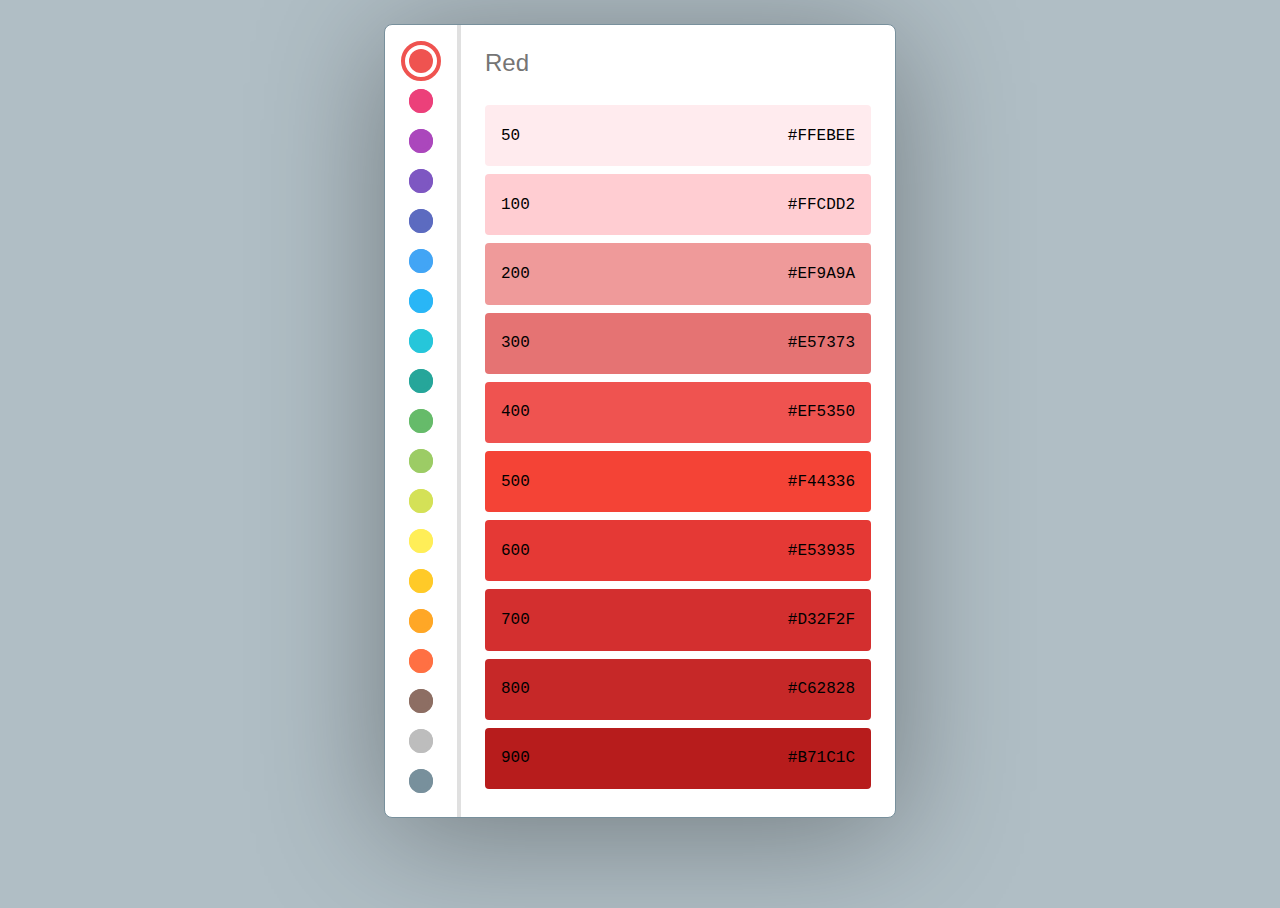
<file: pages/color/index.html>
﻿<!doctype html>
<html>
<head>
<meta charset="utf-8">
<title>颜色选取器</title>

<style>
html {
  box-sizing: border-box;
  height: 100%;
}

*,
*:before,
*:after {
  box-sizing: inherit;
}
@media (prefers-reduced-motion: reduce) {
  *,
  *:before,
  *:after {
    -webkit-animation-duration: 0ms !important;
            animation-duration: 0ms !important;
    transition-duration: 0ms !important;
  }
}

body {
  height: 100%;
}

img {
  max-width: 100%;
  height: auto;
}

html {
  background-color: #b0bec5;
  font-family: "Roboto", sans-serif;
  font-weight: 500;
}

.container {
  padding: 1em;
}

.material-color-picker {
  display: flex;
  width: 32em;
  margin: 0 auto;
  background-color: white;
  border: 1px solid #78909c;
  border-radius: 0.5em;
  box-shadow: 0 1em 8em rgba(0, 0, 0, 0.35);
}
.material-color-picker__left-panel {
  z-index: 1;
}
.material-color-picker__right-panel {
  position: relative;
  flex-grow: 1;
  overflow: hidden;
}

.color-selector {
  margin: 0;
  padding: 0;
  list-style: none;
  display: flex;
  flex-direction: column;
  padding: 1em 0;
  border-right: 0.25em solid #E0E0E0;
}
.color-selector input[type='radio'] {
  display: none;
}
.color-selector label {
  position: relative;
  display: inline-block;
  padding: 0.5em 1.5em;
  cursor: pointer;
}
.color-selector label:before {
  content: '';
  display: inline-block;
  vertical-align: middle;
  padding: 0.75em;
  background-color: currentColor;
  border-radius: 50%;
}
.color-selector label:after {
  content: '';
  position: absolute;
  top: 50%;
  left: 50%;
  -webkit-transform: translate(-50%, -50%);
          transform: translate(-50%, -50%);
  padding: 0.5em;
  border: 0.25em solid;
  border-radius: 50%;
  transition: padding 250ms;
}
.color-selector input[type='radio']:checked + label:after {
  padding: 1em;
}

.color-palette-wrapper {
  position: absolute;
  top: 0;
  right: 0;
  bottom: 0;
  left: 0;
  -webkit-transform: translateX(-100%);
          transform: translateX(-100%);
  display: flex;
  flex-direction: column;
  padding: 1.5em;
}
.color-palette-wrapper.js-active {
  -webkit-transform: translateX(0);
          transform: translateX(0);
}

.color-palette-header {
  display: flex;
  justify-content: space-between;
  margin: 0;
  margin-bottom: 1em;
  font-weight: 400;
  color: #757575;
}

.color-palette {
  margin: 0;
  padding: 0;
  list-style: none;
  display: flex;
  flex-direction: column;
  flex-grow: 1;
}
.color-palette__item {
  position: relative;
  display: flex;
  align-items: center;
  justify-content: space-between;
  flex-grow: 1;
  margin: 0.25em 0;
  padding: 0 1em;
  border-radius: 0.25em;
  font-family: "Roboto Mono", monospace;
  transition: -webkit-transform 250ms;
  transition: transform 250ms;
  transition: transform 250ms, -webkit-transform 250ms;
  cursor: pointer;
}
.color-palette__item:hover {
  -webkit-transform: scale(1.05);
          transform: scale(1.05);
}

.copied-indicator {
  position: absolute;
  top: 50%;
  left: 50%;
  -webkit-transform: translate(-50%, 0);
          transform: translate(-50%, 0);
  opacity: 0;
  transition: all 250ms;
}
.copied-indicator.js-copied {
  -webkit-transform: translate(-50%, -50%);
          transform: translate(-50%, -50%);
  opacity: 0.75;
}
</style>

</head>
<body>

<script src="js/knockout-min.js"></script>
<script src="js/clipboard.min.js"></script>

<div class="container">
    <div class="material-color-picker">
        <div class="material-color-picker__left-panel">
            <ol class="color-selector" data-bind="foreach: materialColors">
                <li>
                    <input name="material-color" type="radio" data-bind="attr: { id: 'materialColor' + $index() }, checked: selectedColor, value: color" >
                    <label data-bind="attr: { for: 'materialColor' + $index(), title: color }, style: { 'color': $data.variations[4].hex }"></label>
                </li>
            </ol>
        </div>
        <div class="material-color-picker__right-panel" data-bind="foreach: materialColors">
            <div class="color-palette-wrapper" data-bind="css: { 'js-active': selectedColor() === color }">
                <h2 class="color-palette-header" data-bind="text: color"></h2>
                <ol class="color-palette" data-bind="foreach: variations">
                    <li id="clipboardItem" class="color-palette__item" data-bind="attr: { 'data-clipboard-text': hex }, style: { 'background-color': hex }">
                        <span data-bind="text: weight"></span>
                        <span data-bind="text: hex"></span>
                        <span class="copied-indicator" data-bind="css: { 'js-copied': copiedHex() === hex }">Color copied!</span>
                    </li>
                </ol>
            </div>
        </div>
    </div>
</div>

<script>
var copiedHex = ko.observable();
var clipboard = new Clipboard('#clipboardItem');

clipboard.on('success', function(el) {
    console.clear();
    console.info('Action:', el.action);
    console.info('Text:', el.text);
    console.info('Trigger:', el.trigger);
    el.clearSelection();
    
    copiedHex(el.text);
});

///

var selectedColor = ko.observable("Red"); // lazy

ko.applyBindings({
    materialColors: [
        {
            color: "Red",
            variations: [
                {
                    weight: 50,
                    hex: "#FFEBEE"
                },
                {
                    weight: 100,
                    hex: "#FFCDD2"
                },
                {
                    weight: 200,
                    hex: "#EF9A9A"
                },
                {
                    weight: 300,
                    hex: "#E57373"
                },
                {
                    weight: 400,
                    hex: "#EF5350"
                },
                {
                    weight: 500,
                    hex: "#F44336"
                },
                {
                    weight: 600,
                    hex: "#E53935"
                },
                {
                    weight: 700,
                    hex: "#D32F2F"
                },
                {
                    weight: 800,
                    hex: "#C62828"
                },
                {
                    weight: 900,
                    hex: "#B71C1C"
                }
            ]
        },
        {
            color: "Pink",
            variations: [
                {
                    weight: 50,
                    hex: "#FCE4EC"
                },
                {
                    weight: 100,
                    hex: "#F8BBD0"
                },
                {
                    weight: 200,
                    hex: "#F48FB1"
                },
                {
                    weight: 300,
                    hex: "#F06292"
                },
                {
                    weight: 400,
                    hex: "#EC407A"
                },
                {
                    weight: 500,
                    hex: "#E91E63"
                },
                {
                    weight: 600,
                    hex: "#D81B60"
                },
                {
                    weight: 700,
                    hex: "#C2185B"
                },
                {
                    weight: 800,
                    hex: "#AD1457"
                },
                {
                    weight: 900,
                    hex: "#880E4F"
                }
            ]
        },
        {
            color: "Purple",
            variations: [
                {
                    weight: 50,
                    hex: "#F3E5F5"
                },
                {
                    weight: 100,
                    hex: "#E1BEE7"
                },
                {
                    weight: 200,
                    hex: "#CE93D8"
                },
                {
                    weight: 300,
                    hex: "#BA68C8"
                },
                {
                    weight: 400,
                    hex: "#AB47BC"
                },
                {
                    weight: 500,
                    hex: "#9C27B0"
                },
                {
                    weight: 600,
                    hex: "#8E24AA"
                },
                {
                    weight: 700,
                    hex: "#7B1FA2"
                },
                {
                    weight: 800,
                    hex: "#6A1B9A"
                },
                {
                    weight: 900,
                    hex: "#4A148C"
                }
            ]
        },
        {
            color: "Deep Purple",
            variations: [
                {
                    weight: 50,
                    hex: "#EDE7F6"
                },
                {
                    weight: 100,
                    hex: "#D1C4E9"
                },
                {
                    weight: 200,
                    hex: "#B39DDB"
                },
                {
                    weight: 300,
                    hex: "#9575CD"
                },
                {
                    weight: 400,
                    hex: "#7E57C2"
                },
                {
                    weight: 500,
                    hex: "#673AB7"
                },
                {
                    weight: 600,
                    hex: "#5E35B1"
                },
                {
                    weight: 700,
                    hex: "#512DA8"
                },
                {
                    weight: 800,
                    hex: "#4527A0"
                },
                {
                    weight: 900,
                    hex: "#311B92"
                }
            ]
        },
        {
            color: "Indigo",
            variations: [
                {
                    weight: 50,
                    hex: "#E8EAF6"
                },
                {
                    weight: 100,
                    hex: "#C5CAE9"
                },
                {
                    weight: 200,
                    hex: "#9FA8DA"
                },
                {
                    weight: 300,
                    hex: "#7986CB"
                },
                {
                    weight: 400,
                    hex: "#5C6BC0"
                },
                {
                    weight: 500,
                    hex: "#3F51B5"
                },
                {
                    weight: 600,
                    hex: "#3949AB"
                },
                {
                    weight: 700,
                    hex: "#303F9F"
                },
                {
                    weight: 800,
                    hex: "#283593"
                },
                {
                    weight: 900,
                    hex: "#1A237E"
                }
            ]
        },
        {
            color: "Blue",
            variations: [
                {
                    weight: 50,
                    hex: "#E3F2FD"
                },
                {
                    weight: 100,
                    hex: "#BBDEFB"
                },
                {
                    weight: 200,
                    hex: "#90CAF9"
                },
                {
                    weight: 300,
                    hex: "#64B5F6"
                },
                {
                    weight: 400,
                    hex: "#42A5F5"
                },
                {
                    weight: 500,
                    hex: "#2196F3"
                },
                {
                    weight: 600,
                    hex: "#1E88E5"
                },
                {
                    weight: 700,
                    hex: "#1976D2"
                },
                {
                    weight: 800,
                    hex: "#1565C0"
                },
                {
                    weight: 900,
                    hex: "#0D47A1"
                }
            ]
        },
        {
            color: "Light Blue",
            variations: [
                {
                    weight: 50,
                    hex: "#E1F5FE"
                },
                {
                    weight: 100,
                    hex: "#B3E5FC"
                },
                {
                    weight: 200,
                    hex: "#81D4FA"
                },
                {
                    weight: 300,
                    hex: "#4FC3F7"
                },
                {
                    weight: 400,
                    hex: "#29B6F6"
                },
                {
                    weight: 500,
                    hex: "#03A9F4"
                },
                {
                    weight: 600,
                    hex: "#039BE5"
                },
                {
                    weight: 700,
                    hex: "#0288D1"
                },
                {
                    weight: 800,
                    hex: "#0277BD"
                },
                {
                    weight: 900,
                    hex: "#01579B"
                }
            ]
        },
        {
            color: "Cyan",
            variations: [
                {
                    weight: 50,
                    hex: "#E0F7FA"
                },
                {
                    weight: 100,
                    hex: "#B2EBF2"
                },
                {
                    weight: 200,
                    hex: "#80DEEA"
                },
                {
                    weight: 300,
                    hex: "#4DD0E1"
                },
                {
                    weight: 400,
                    hex: "#26C6DA"
                },
                {
                    weight: 500,
                    hex: "#00BCD4"
                },
                {
                    weight: 600,
                    hex: "#00ACC1"
                },
                {
                    weight: 700,
                    hex: "#0097A7"
                },
                {
                    weight: 800,
                    hex: "#00838F"
                },
                {
                    weight: 900,
                    hex: "#006064"
                }
            ]
        },
        {
            color: "Teal",
            variations: [
                {
                    weight: 50,
                    hex: "#E0F2F1"
                },
                {
                    weight: 100,
                    hex: "#B2DFDB"
                },
                {
                    weight: 200,
                    hex: "#80CBC4"
                },
                {
                    weight: 300,
                    hex: "#4DB6AC"
                },
                {
                    weight: 400,
                    hex: "#26A69A"
                },
                {
                    weight: 500,
                    hex: "#009688"
                },
                {
                    weight: 600,
                    hex: "#00897B"
                },
                {
                    weight: 700,
                    hex: "#00796B"
                },
                {
                    weight: 800,
                    hex: "#00695C"
                },
                {
                    weight: 900,
                    hex: "#004D40"
                }
            ]
        },
        {
            color: "Green",
            variations: [
                {
                    weight: 50,
                    hex: "#E8F5E9"
                },
                {
                    weight: 100,
                    hex: "#C8E6C9"
                },
                {
                    weight: 200,
                    hex: "#A5D6A7"
                },
                {
                    weight: 300,
                    hex: "#81C784"
                },
                {
                    weight: 400,
                    hex: "#66BB6A"
                },
                {
                    weight: 500,
                    hex: "#4CAF50"
                },
                {
                    weight: 600,
                    hex: "#43A047"
                },
                {
                    weight: 700,
                    hex: "#388E3C"
                },
                {
                    weight: 800,
                    hex: "#2E7D32"
                },
                {
                    weight: 900,
                    hex: "#1B5E20"
                }
            ]
        },
        {
            color: "Light Green",
            variations: [
                {
                    weight: 50,
                    hex: "#F1F8E9"
                },
                {
                    weight: 100,
                    hex: "#DCEDC8"
                },
                {
                    weight: 200,
                    hex: "#C5E1A5"
                },
                {
                    weight: 300,
                    hex: "#AED581"
                },
                {
                    weight: 400,
                    hex: "#9CCC65"
                },
                {
                    weight: 500,
                    hex: "#8BC34A"
                },
                {
                    weight: 600,
                    hex: "#7CB342"
                },
                {
                    weight: 700,
                    hex: "#689F38"
                },
                {
                    weight: 800,
                    hex: "#558B2F"
                },
                {
                    weight: 900,
                    hex: "#33691E"
                }
            ]
        },
        {
            color: "Lime",
            variations: [
                {
                    weight: 50,
                    hex: "#F9FBE7"
                },
                {
                    weight: 100,
                    hex: "#F0F4C3"
                },
                {
                    weight: 200,
                    hex: "#E6EE9C"
                },
                {
                    weight: 300,
                    hex: "#DCE775"
                },
                {
                    weight: 400,
                    hex: "#D4E157"
                },
                {
                    weight: 500,
                    hex: "#CDDC39"
                },
                {
                    weight: 600,
                    hex: "#C0CA33"
                },
                {
                    weight: 700,
                    hex: "#AFB42B"
                },
                {
                    weight: 800,
                    hex: "#9E9D24"
                },
                {
                    weight: 900,
                    hex: "#827717"
                }
            ]
        },
        {
            color: "Yellow",
            variations: [
                {
                    weight: 50,
                    hex: "#FFFDE7"
                },
                {
                    weight: 100,
                    hex: "#FFF9C4"
                },
                {
                    weight: 200,
                    hex: "#FFF59D"
                },
                {
                    weight: 300,
                    hex: "#FFF176"
                },
                {
                    weight: 400,
                    hex: "#FFEE58"
                },
                {
                    weight: 500,
                    hex: "#FFEB3B"
                },
                {
                    weight: 600,
                    hex: "#FDD835"
                },
                {
                    weight: 700,
                    hex: "#FBC02D"
                },
                {
                    weight: 800,
                    hex: "#F9A825"
                },
                {
                    weight: 900,
                    hex: "#F57F17"
                }
            ]
        },
        {
            color: "Amber",
            variations: [
                {
                    weight: 50,
                    hex: "#FFF8E1"
                },
                {
                    weight: 100,
                    hex: "#FFECB3"
                },
                {
                    weight: 200,
                    hex: "#FFE082"
                },
                {
                    weight: 300,
                    hex: "#FFD54F"
                },
                {
                    weight: 400,
                    hex: "#FFCA28"
                },
                {
                    weight: 500,
                    hex: "#FFC107"
                },
                {
                    weight: 600,
                    hex: "#FFB300"
                },
                {
                    weight: 700,
                    hex: "#FFA000"
                },
                {
                    weight: 800,
                    hex: "#FF8F00"
                },
                {
                    weight: 900,
                    hex: "#FF6F00"
                }
            ]
        },
        {
            color: "Orange",
            variations: [
                {
                    weight: 50,
                    hex: "#FFF3E0"
                },
                {
                    weight: 100,
                    hex: "#FFE0B2"
                },
                {
                    weight: 200,
                    hex: "#FFCC80"
                },
                {
                    weight: 300,
                    hex: "#FFB74D"
                },
                {
                    weight: 400,
                    hex: "#FFA726"
                },
                {
                    weight: 500,
                    hex: "#FF9800"
                },
                {
                    weight: 600,
                    hex: "#FB8C00"
                },
                {
                    weight: 700,
                    hex: "#F57C00"
                },
                {
                    weight: 800,
                    hex: "#EF6C00"
                },
                {
                    weight: 900,
                    hex: "#E65100"
                }
            ]
        },
        {
            color: "Deep Orange",
            variations: [
                {
                    weight: 50,
                    hex: "#FBE9E7"
                },
                {
                    weight: 100,
                    hex: "#FFCCBC"
                },
                {
                    weight: 200,
                    hex: "#FFAB91"
                },
                {
                    weight: 300,
                    hex: "#FF8A65"
                },
                {
                    weight: 400,
                    hex: "#FF7043"
                },
                {
                    weight: 500,
                    hex: "#FF5722"
                },
                {
                    weight: 600,
                    hex: "#F4511E"
                },
                {
                    weight: 700,
                    hex: "#E64A19"
                },
                {
                    weight: 800,
                    hex: "#D84315"
                },
                {
                    weight: 900,
                    hex: "#BF360C"
                }
            ]
        },
        {
            color: "Brown",
            variations: [
                {
                    weight: 50,
                    hex: "#EFEBE9"
                },
                {
                    weight: 100,
                    hex: "#D7CCC8"
                },
                {
                    weight: 200,
                    hex: "#BCAAA4"
                },
                {
                    weight: 300,
                    hex: "#A1887F"
                },
                {
                    weight: 400,
                    hex: "#8D6E63"
                },
                {
                    weight: 500,
                    hex: "#795548"
                },
                {
                    weight: 600,
                    hex: "#6D4C41"
                },
                {
                    weight: 700,
                    hex: "#5D4037"
                },
                {
                    weight: 800,
                    hex: "#4E342E"
                },
                {
                    weight: 900,
                    hex: "#3E2723"
                }
            ]
        },
        {
            color: "Grey",
            variations: [
                {
                    weight: 50,
                    hex: "#FAFAFA"
                },
                {
                    weight: 100,
                    hex: "#F5F5F5"
                },
                {
                    weight: 200,
                    hex: "#EEEEEE"
                },
                {
                    weight: 300,
                    hex: "#E0E0E0"
                },
                {
                    weight: 400,
                    hex: "#BDBDBD"
                },
                {
                    weight: 500,
                    hex: "#9E9E9E"
                },
                {
                    weight: 600,
                    hex: "#757575"
                },
                {
                    weight: 700,
                    hex: "#616161"
                },
                {
                    weight: 800,
                    hex: "#424242"
                },
                {
                    weight: 900,
                    hex: "#212121"
                }
            ]
        },
        {
            color: "Blue Grey",
            variations: [
                {
                    weight: 50,
                    hex: "#ECEFF1"
                },
                {
                    weight: 100,
                    hex: "#CFD8DC"
                },
                {
                    weight: 200,
                    hex: "#B0BEC5"
                },
                {
                    weight: 300,
                    hex: "#90A4AE"
                },
                {
                    weight: 400,
                    hex: "#78909C"
                },
                {
                    weight: 500,
                    hex: "#607D8B"
                },
                {
                    weight: 600,
                    hex: "#546E7A"
                },
                {
                    weight: 700,
                    hex: "#455A64"
                },
                {
                    weight: 800,
                    hex: "#37474F"
                },
                {
                    weight: 900,
                    hex: "#263238"
                }
            ]
        }
    ]
});
</script>

</body>
</html>
</file>
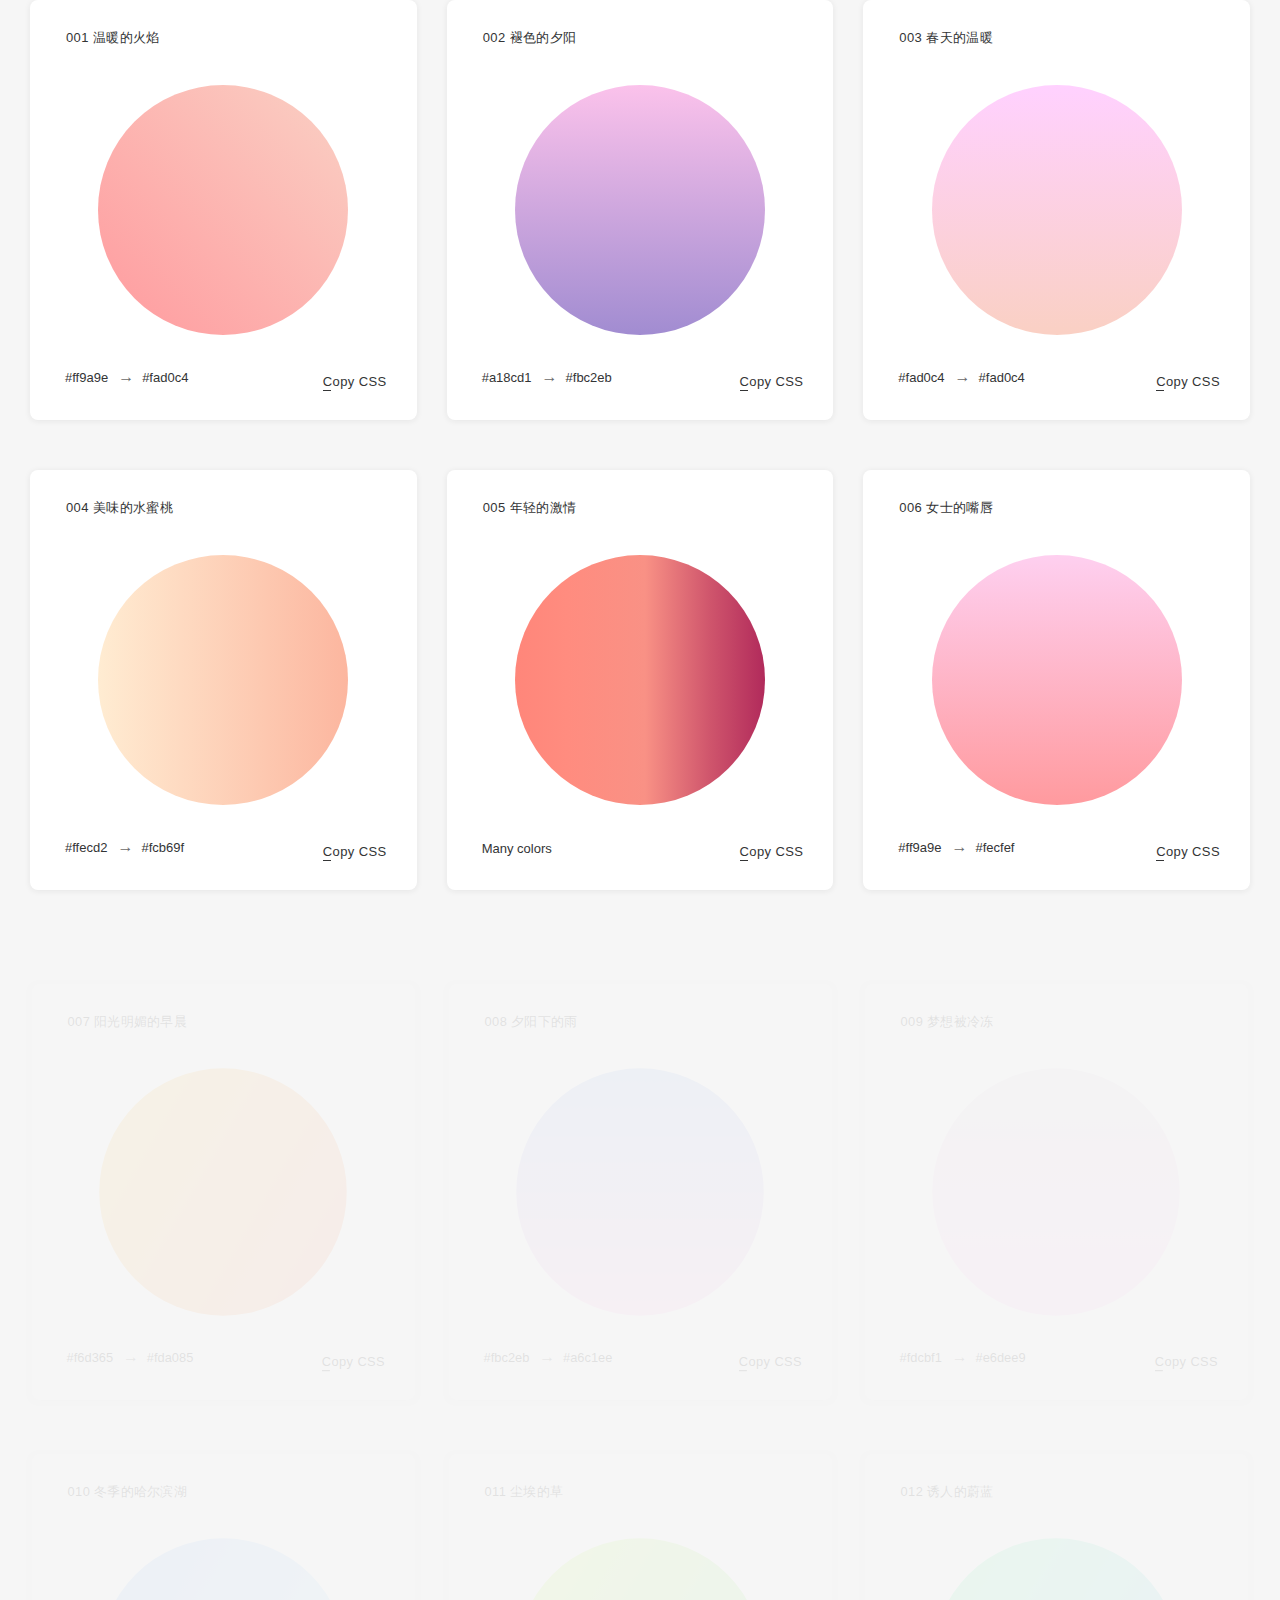
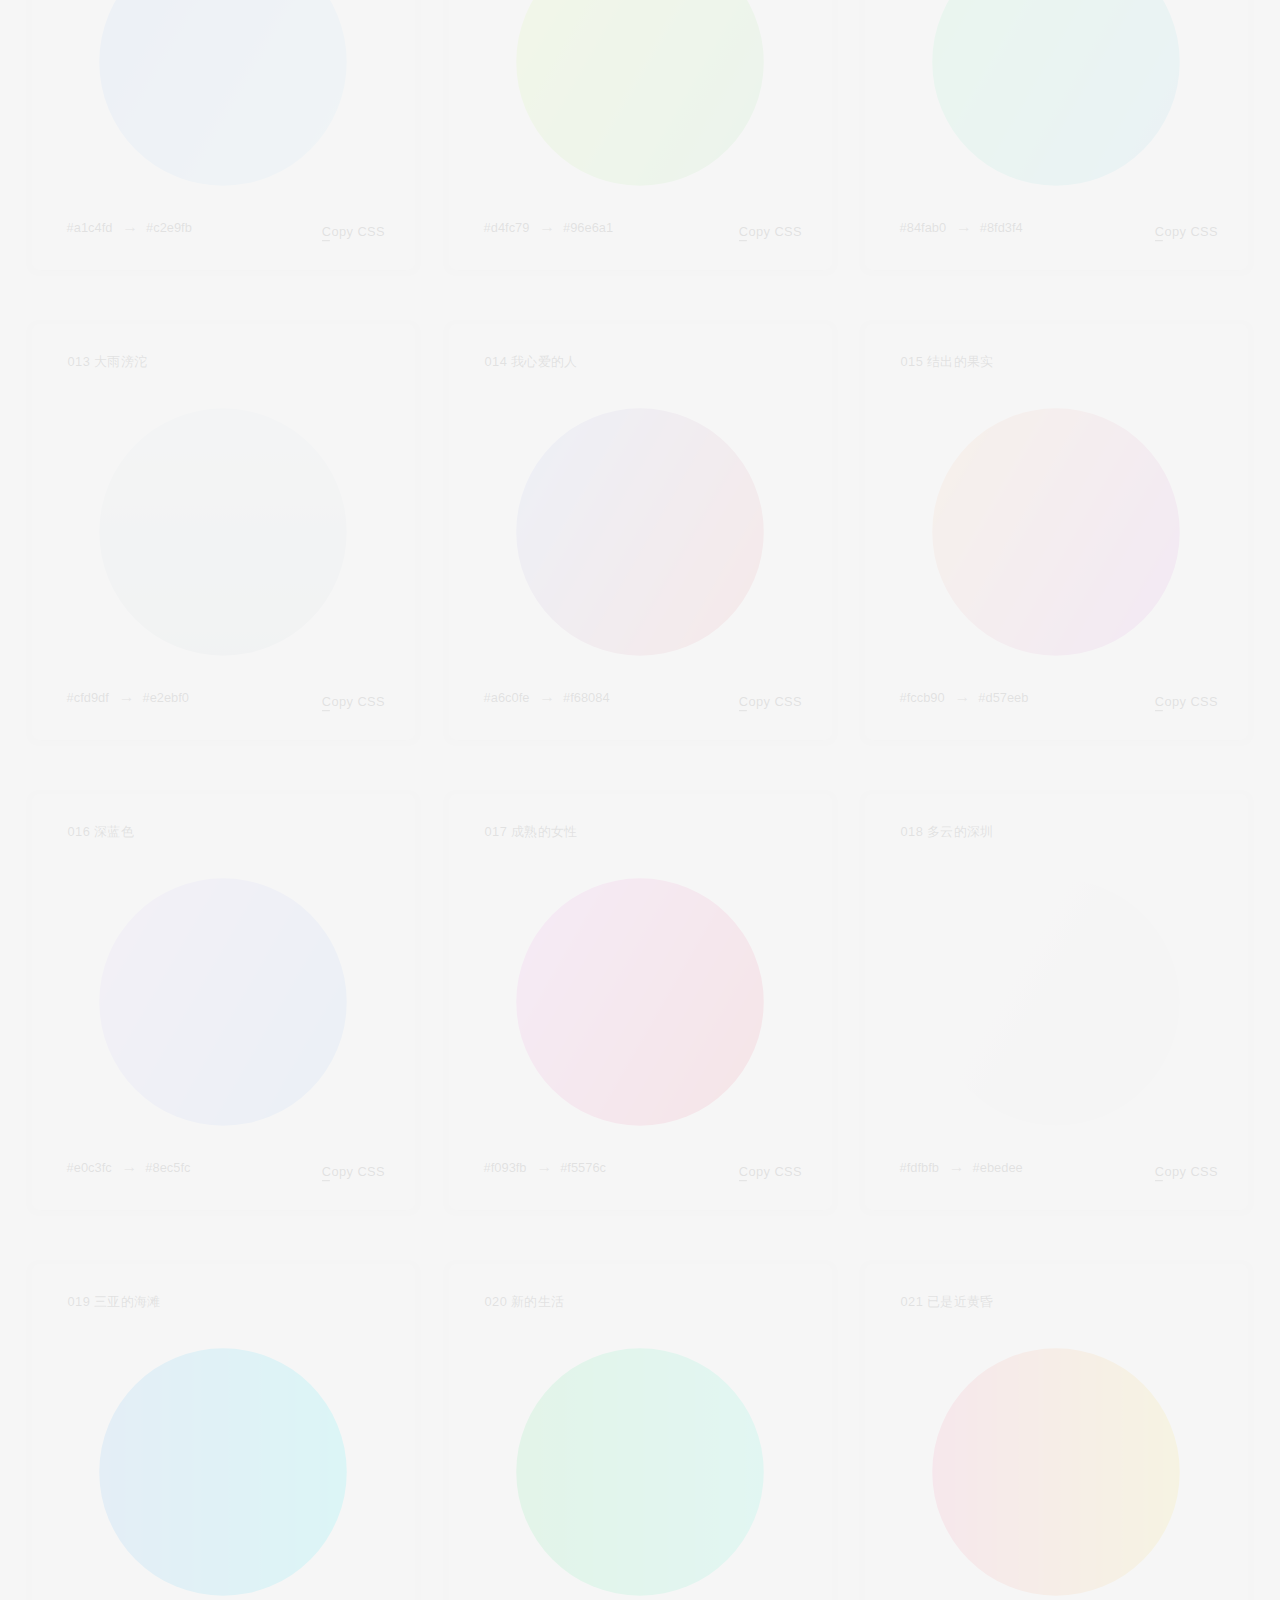
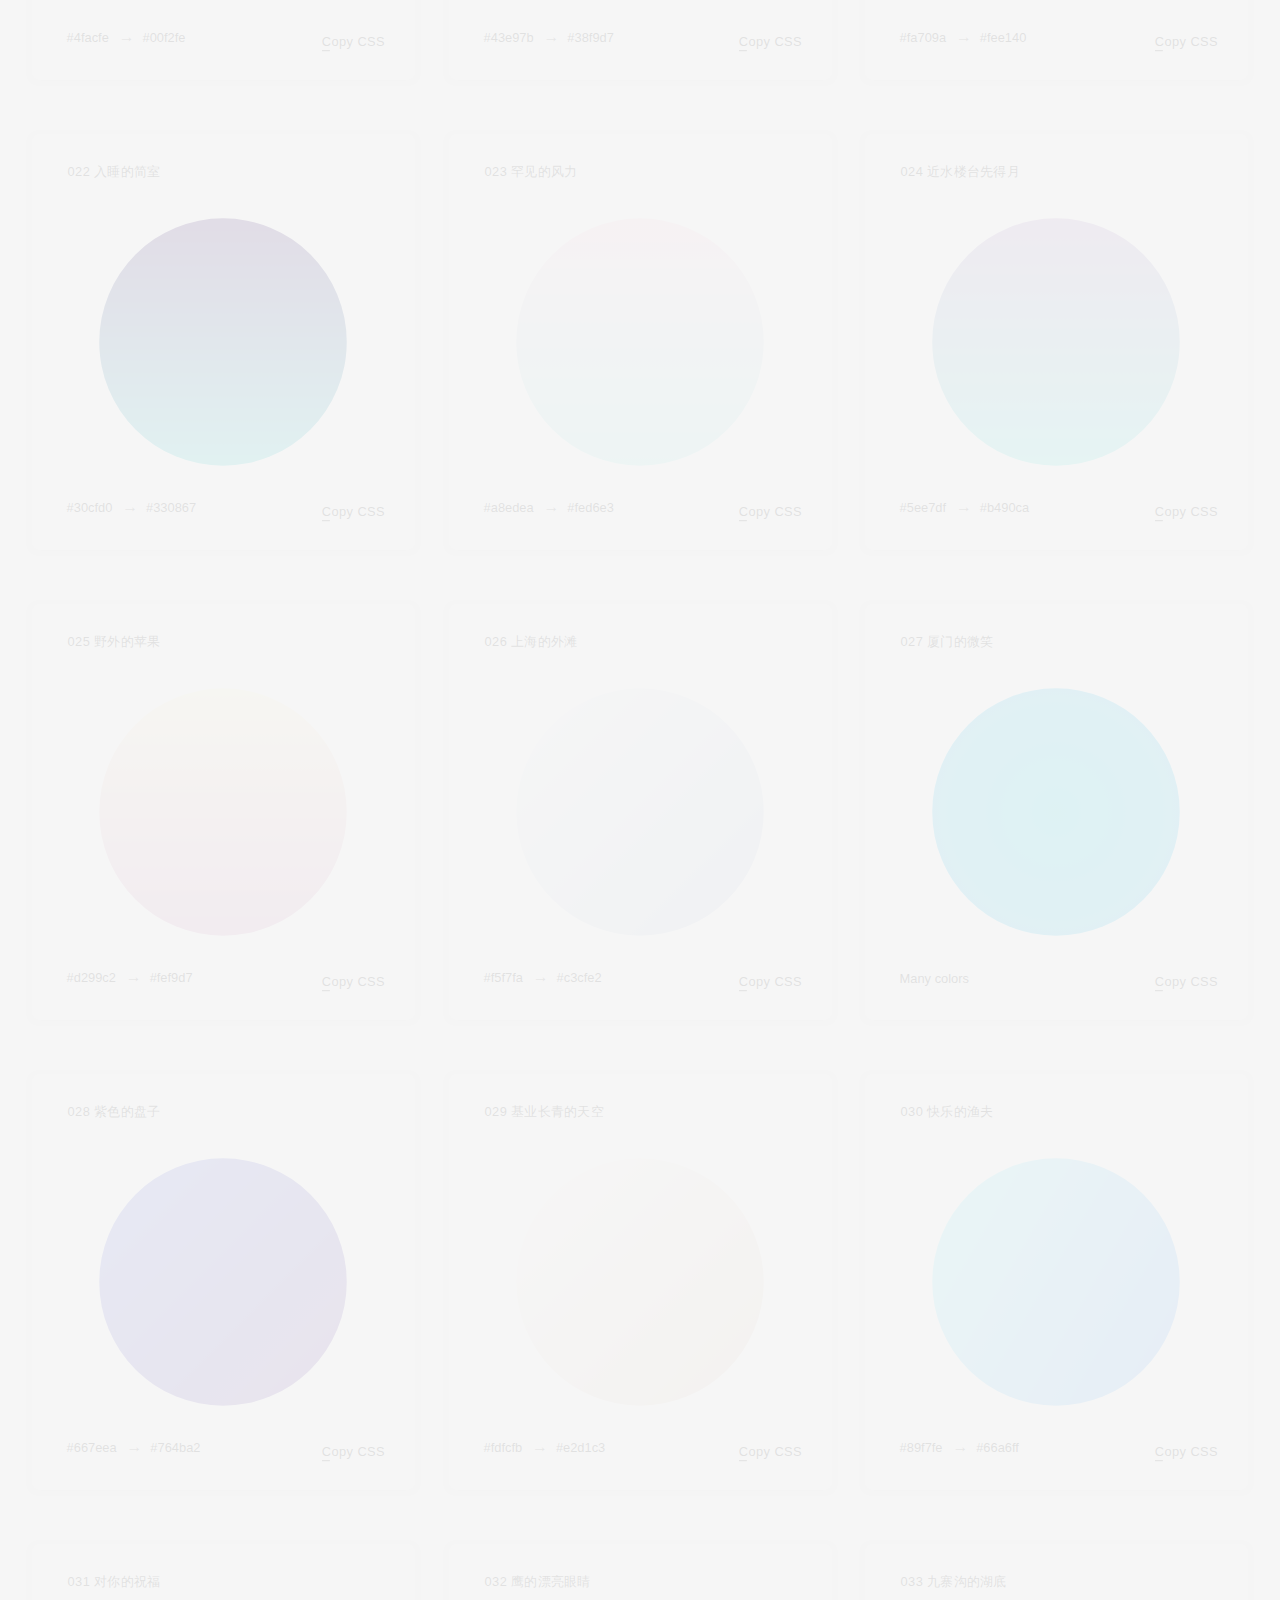
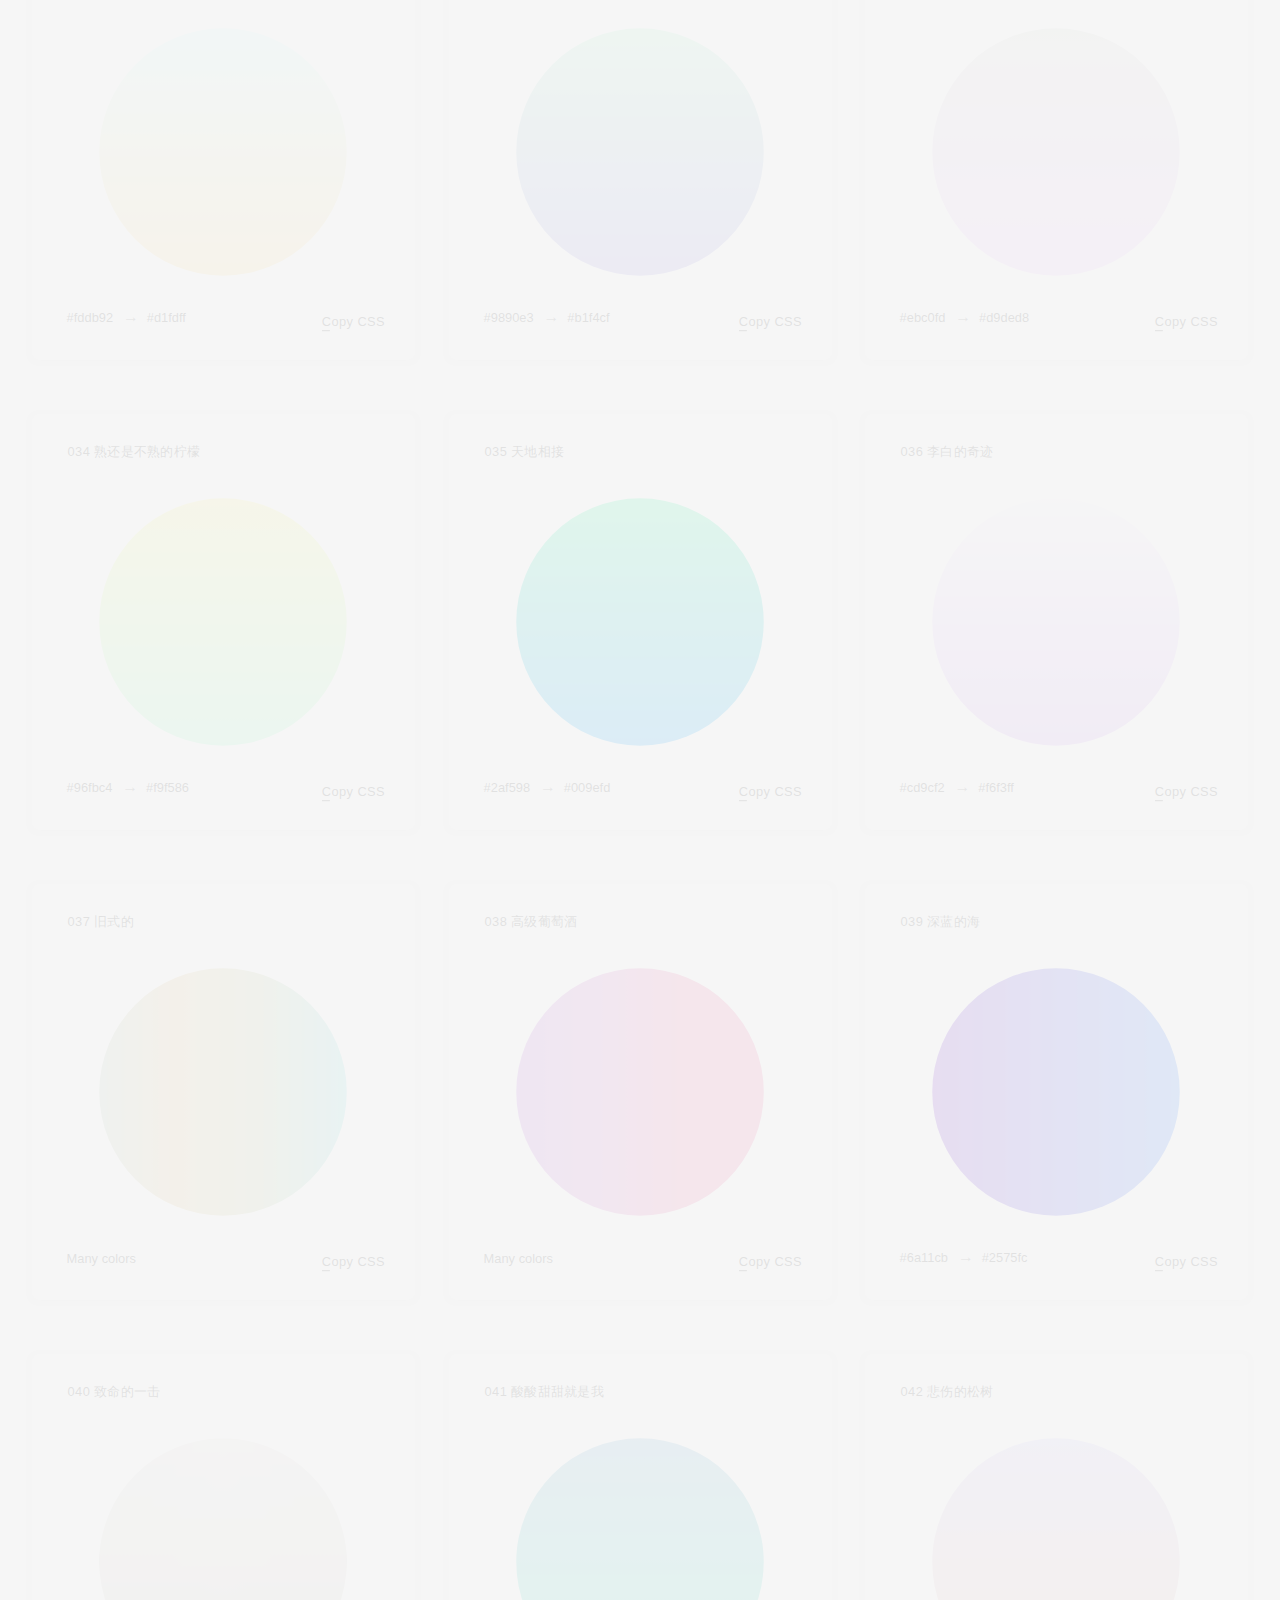
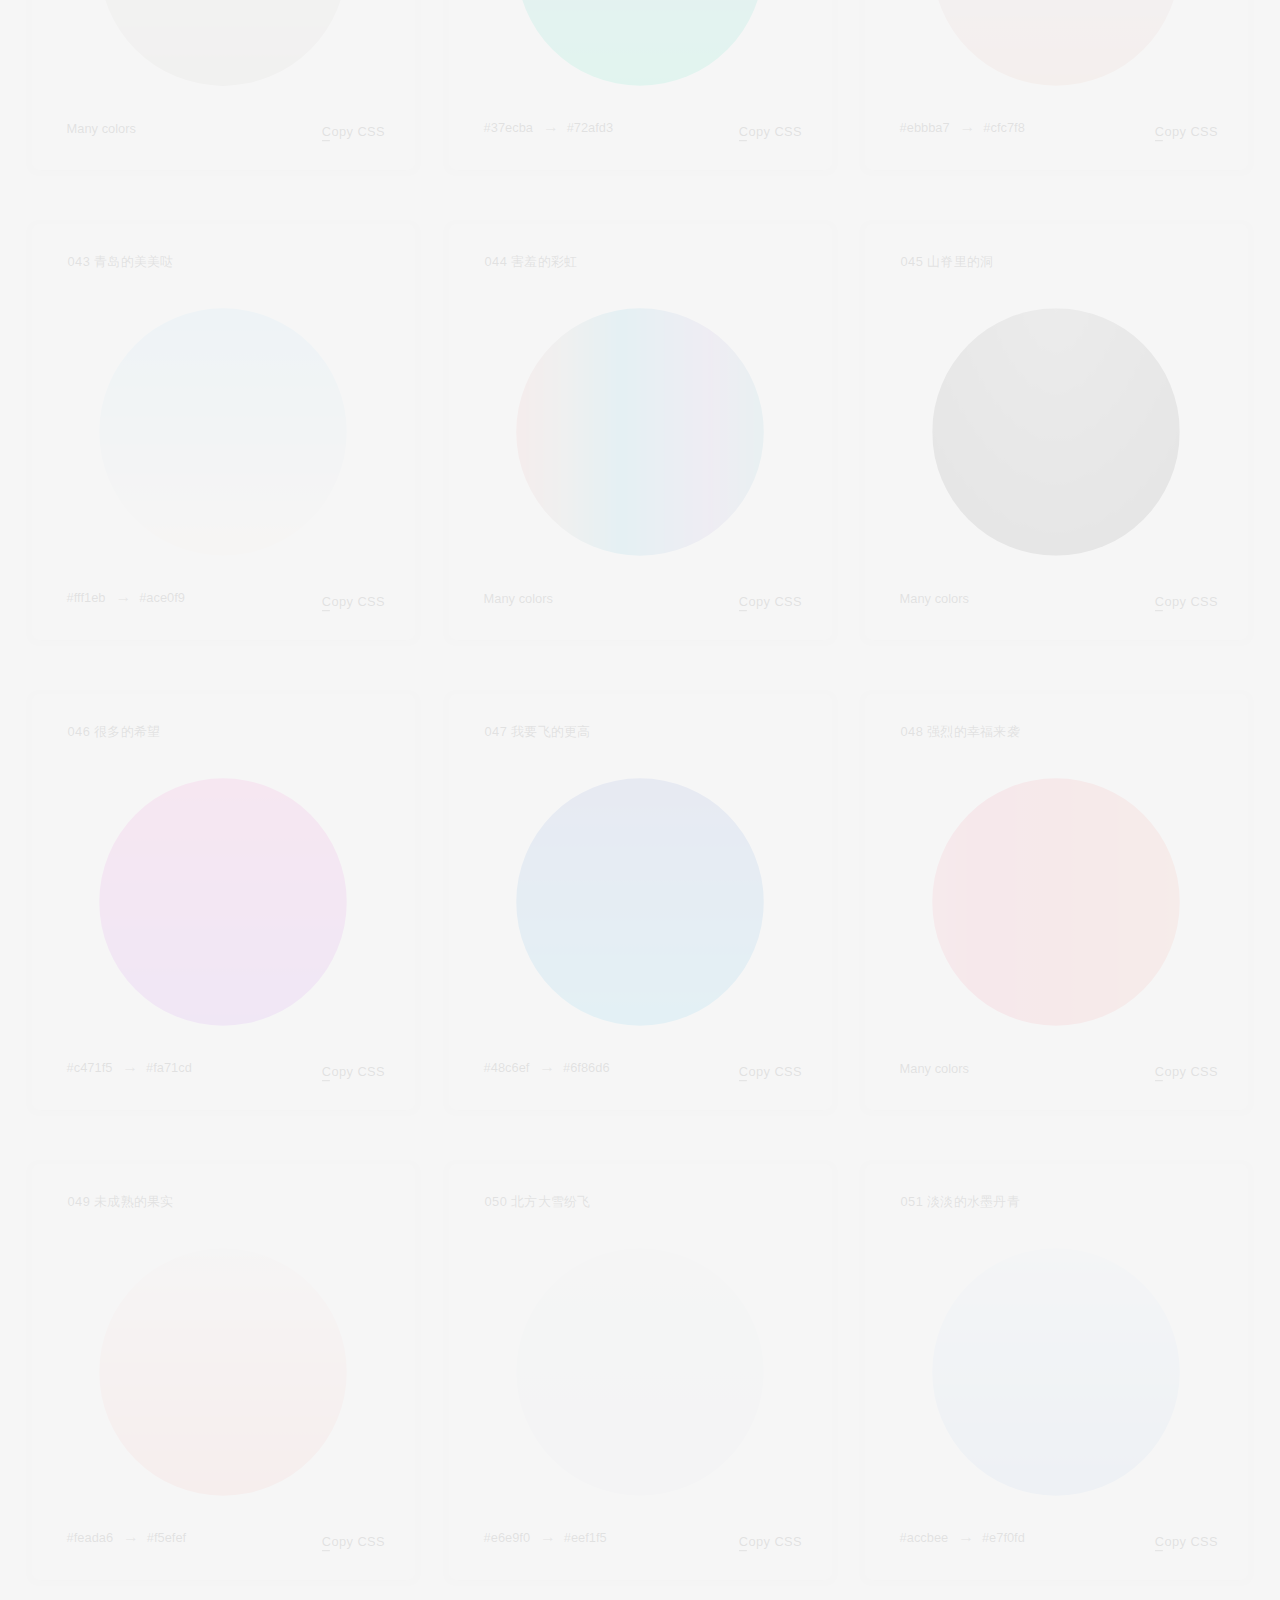
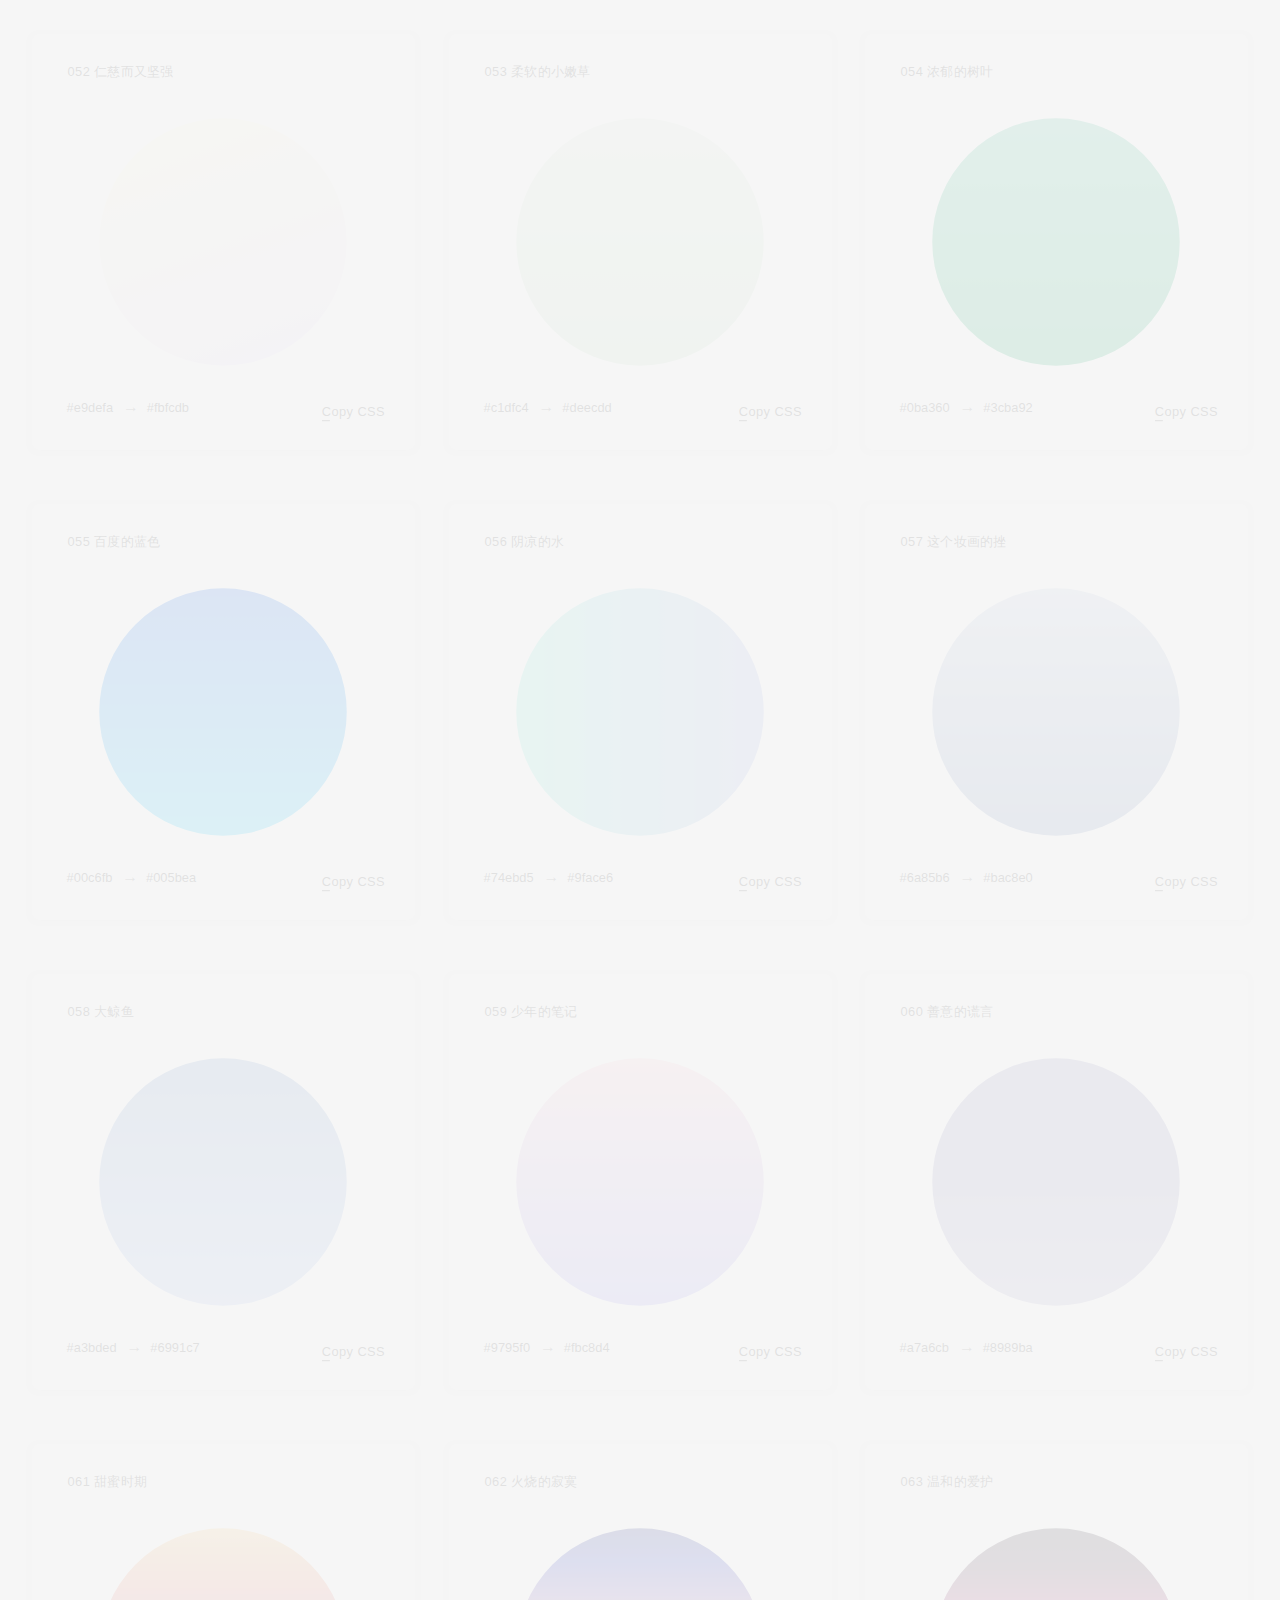
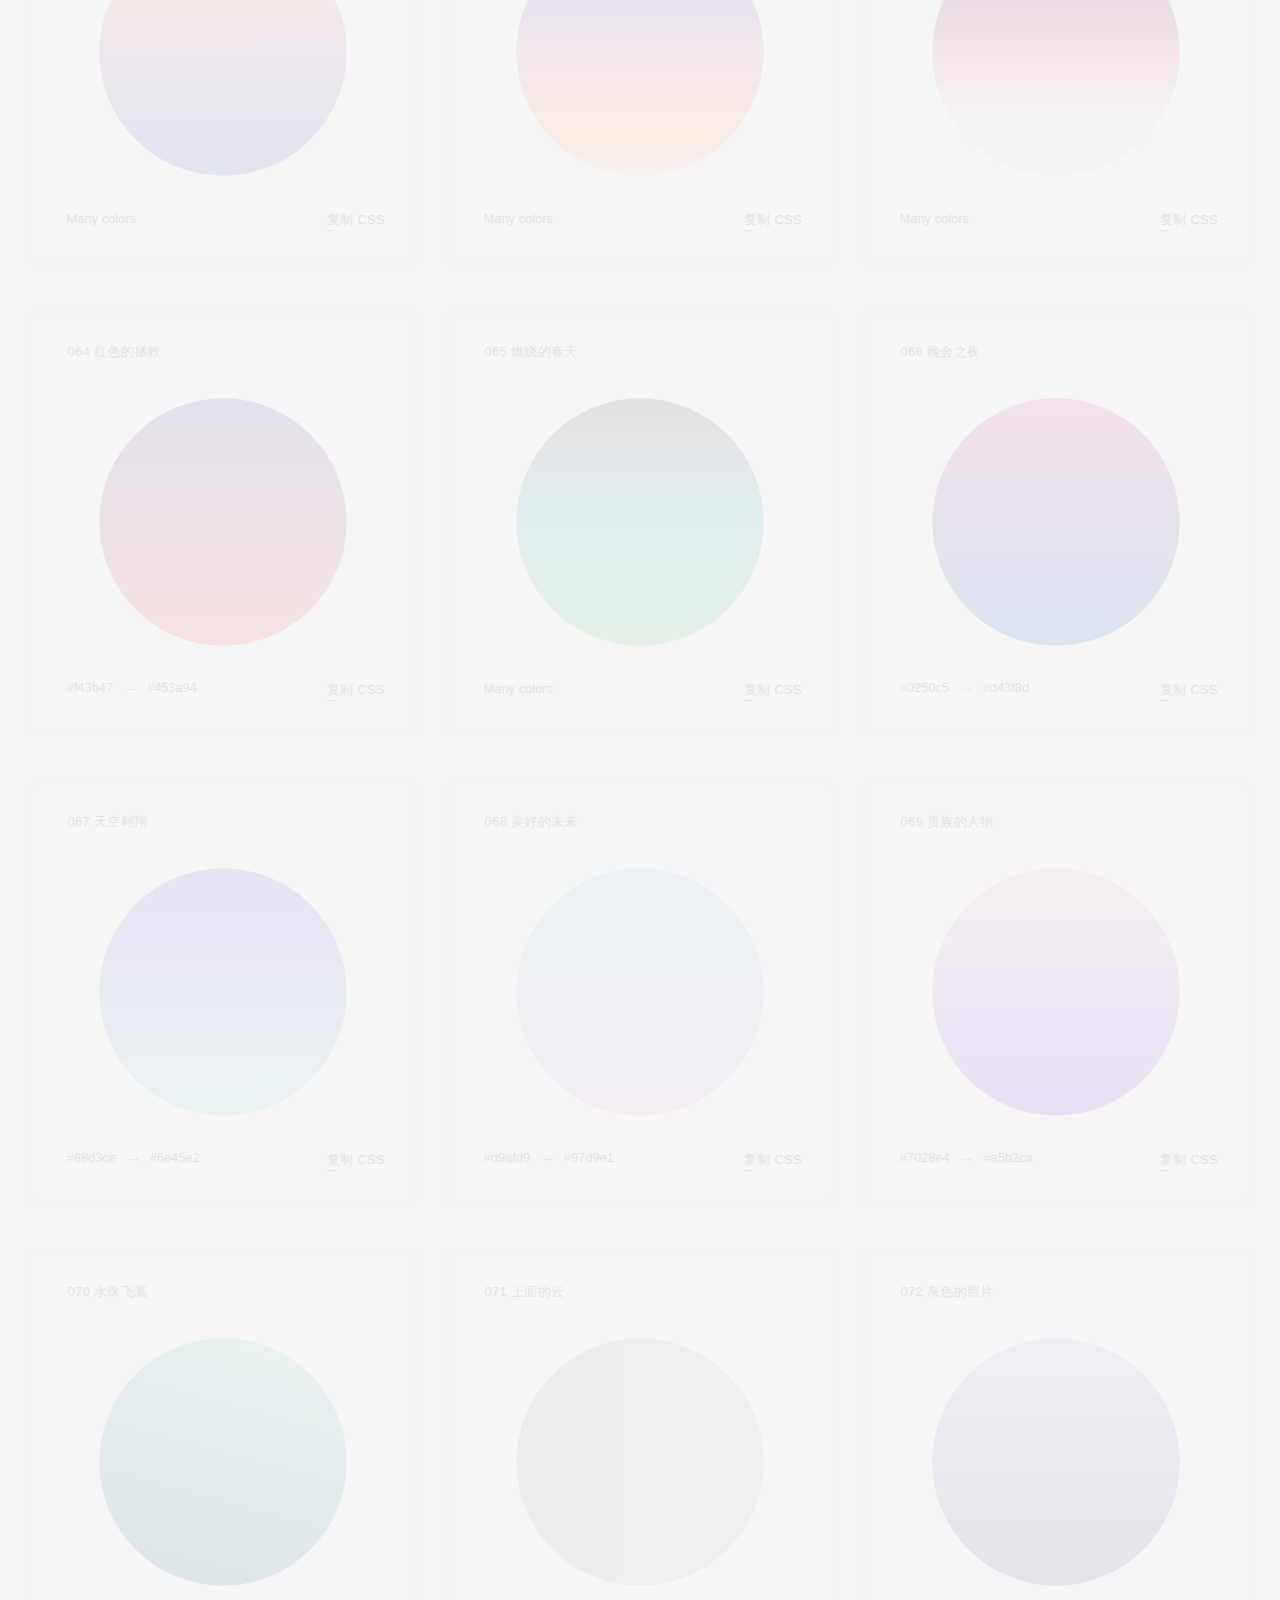
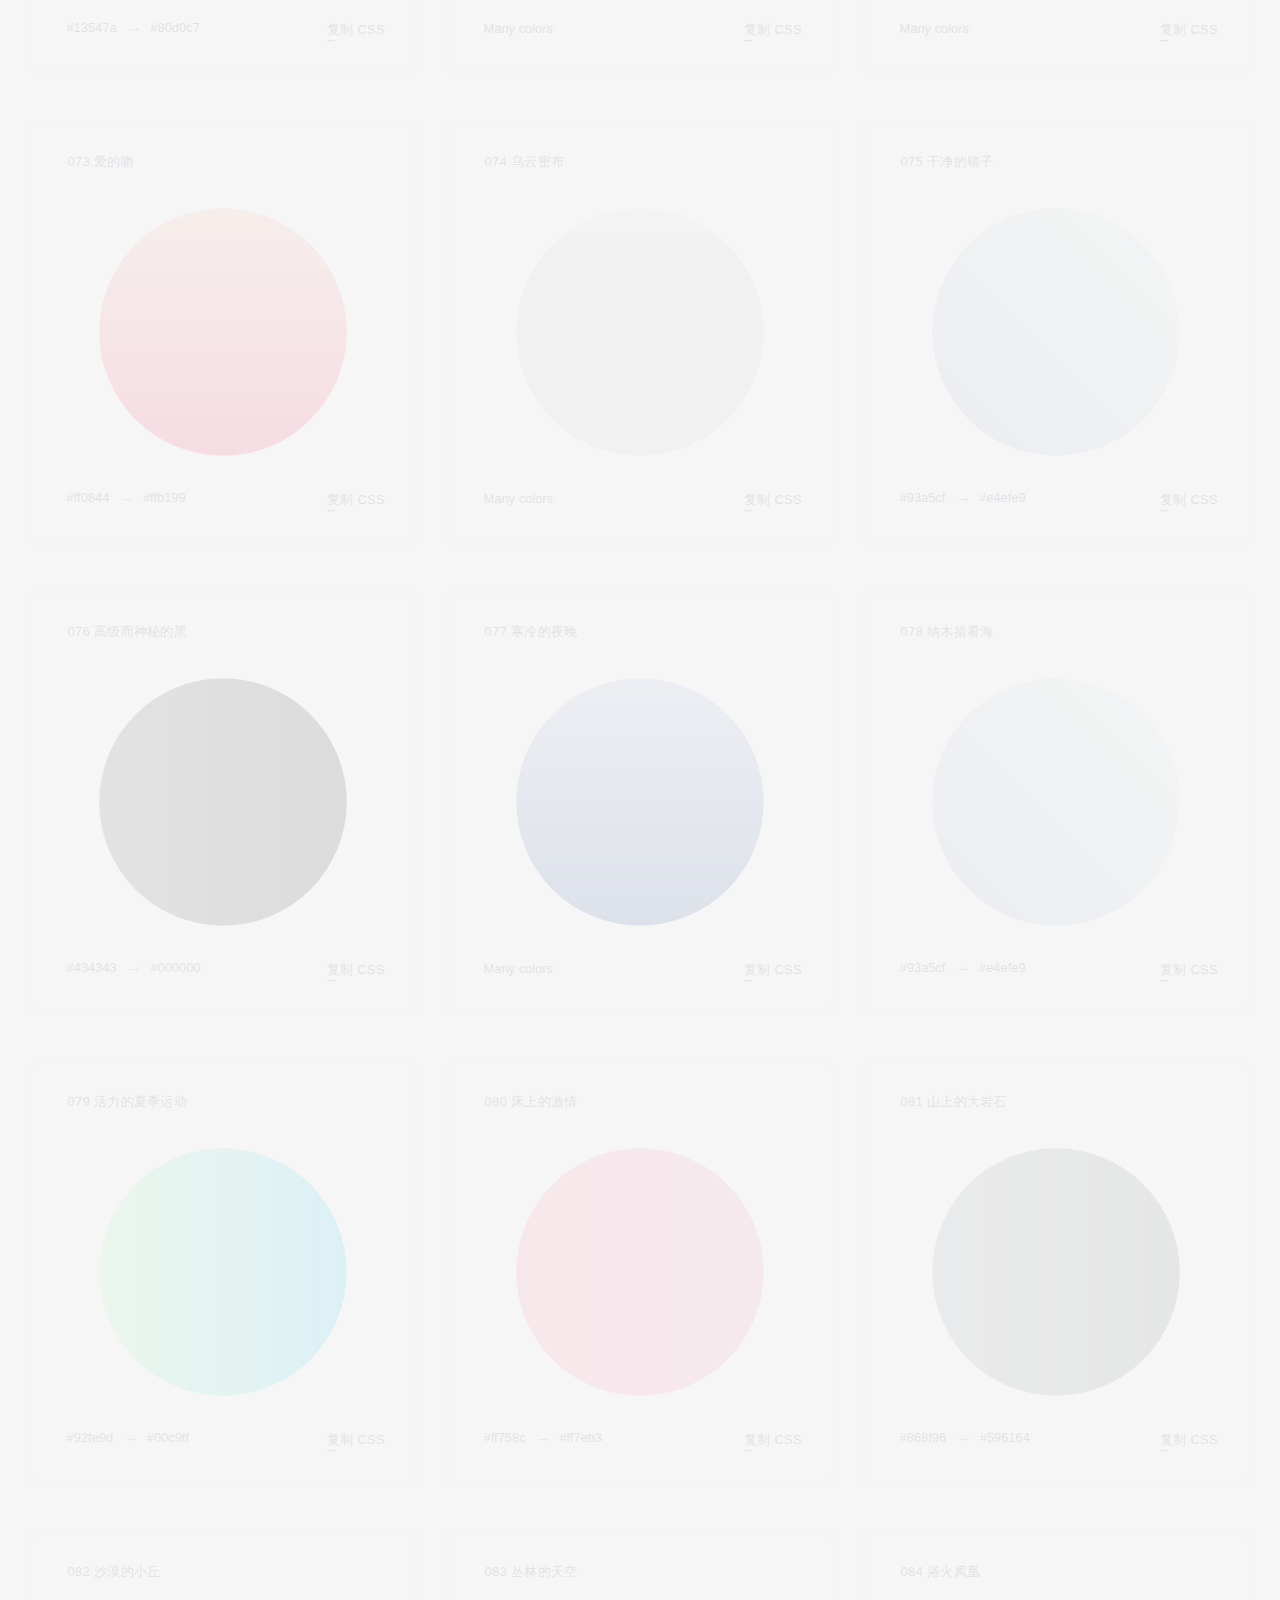
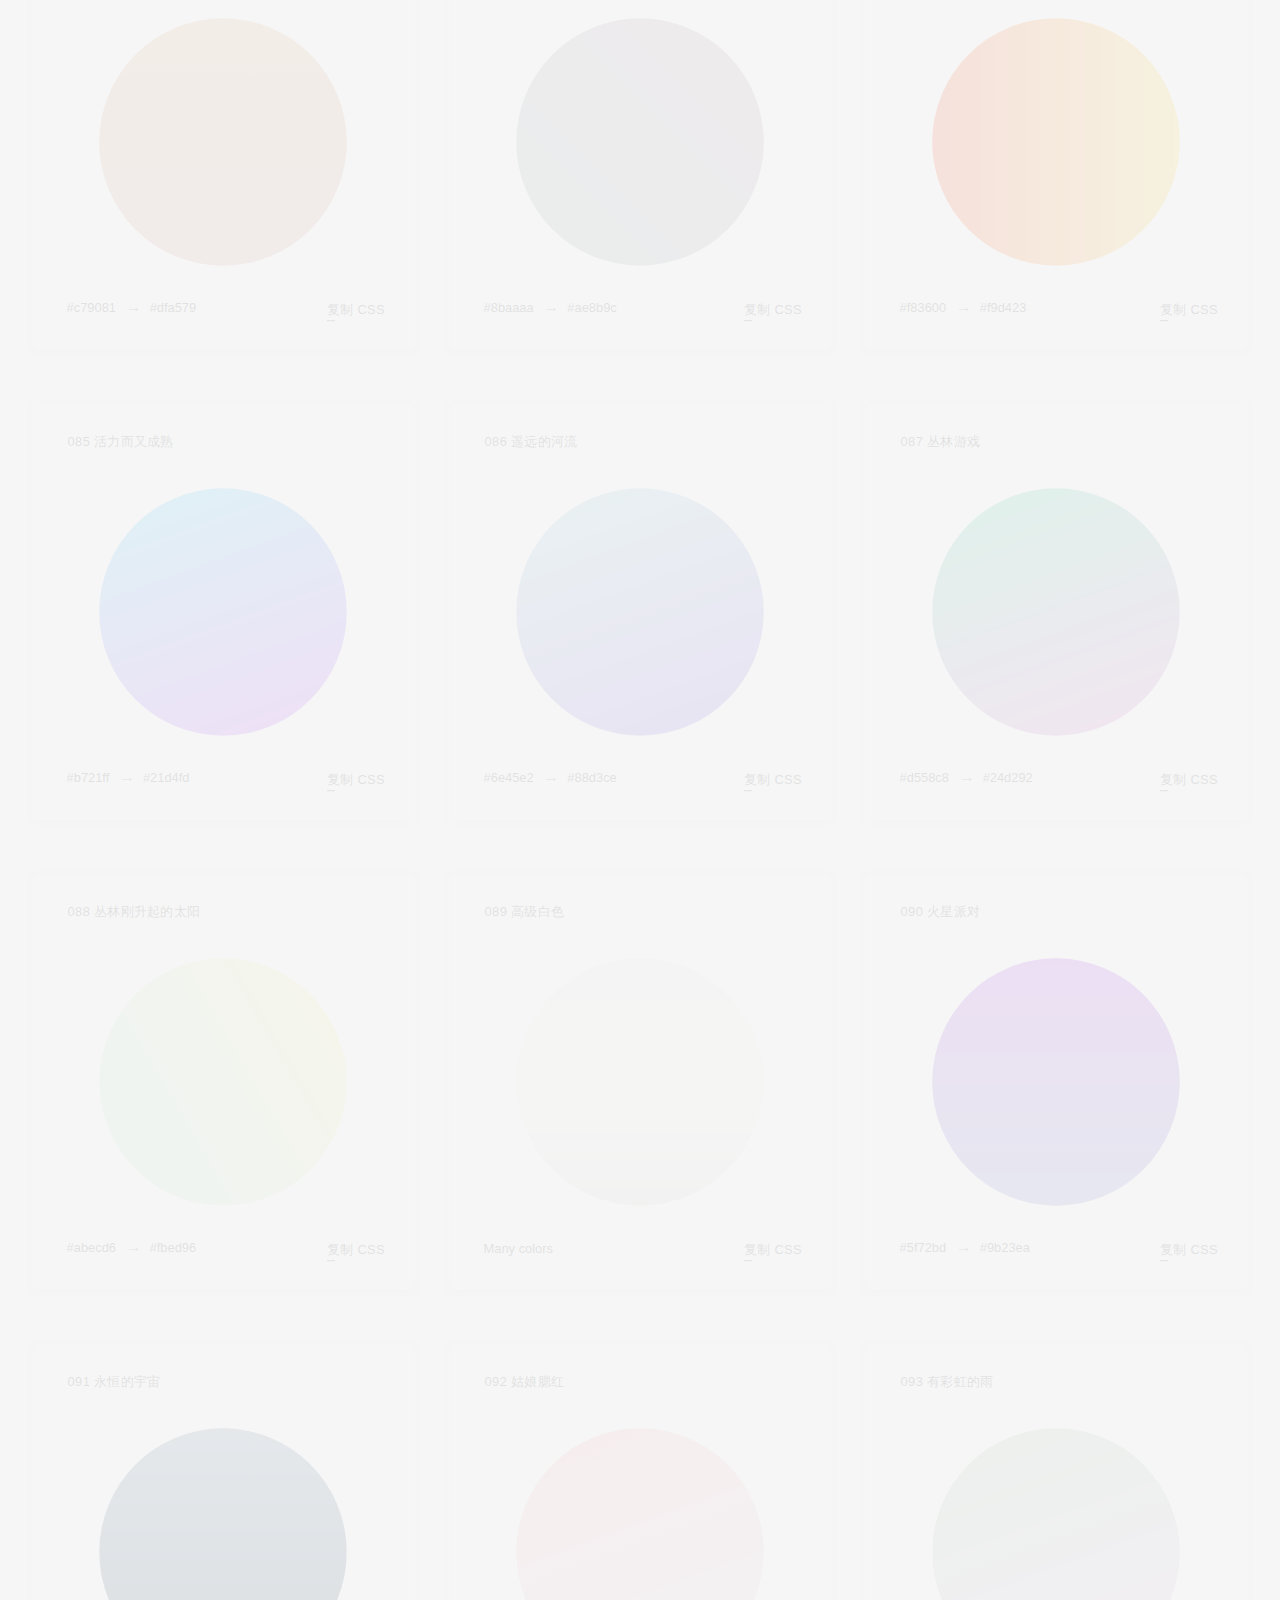
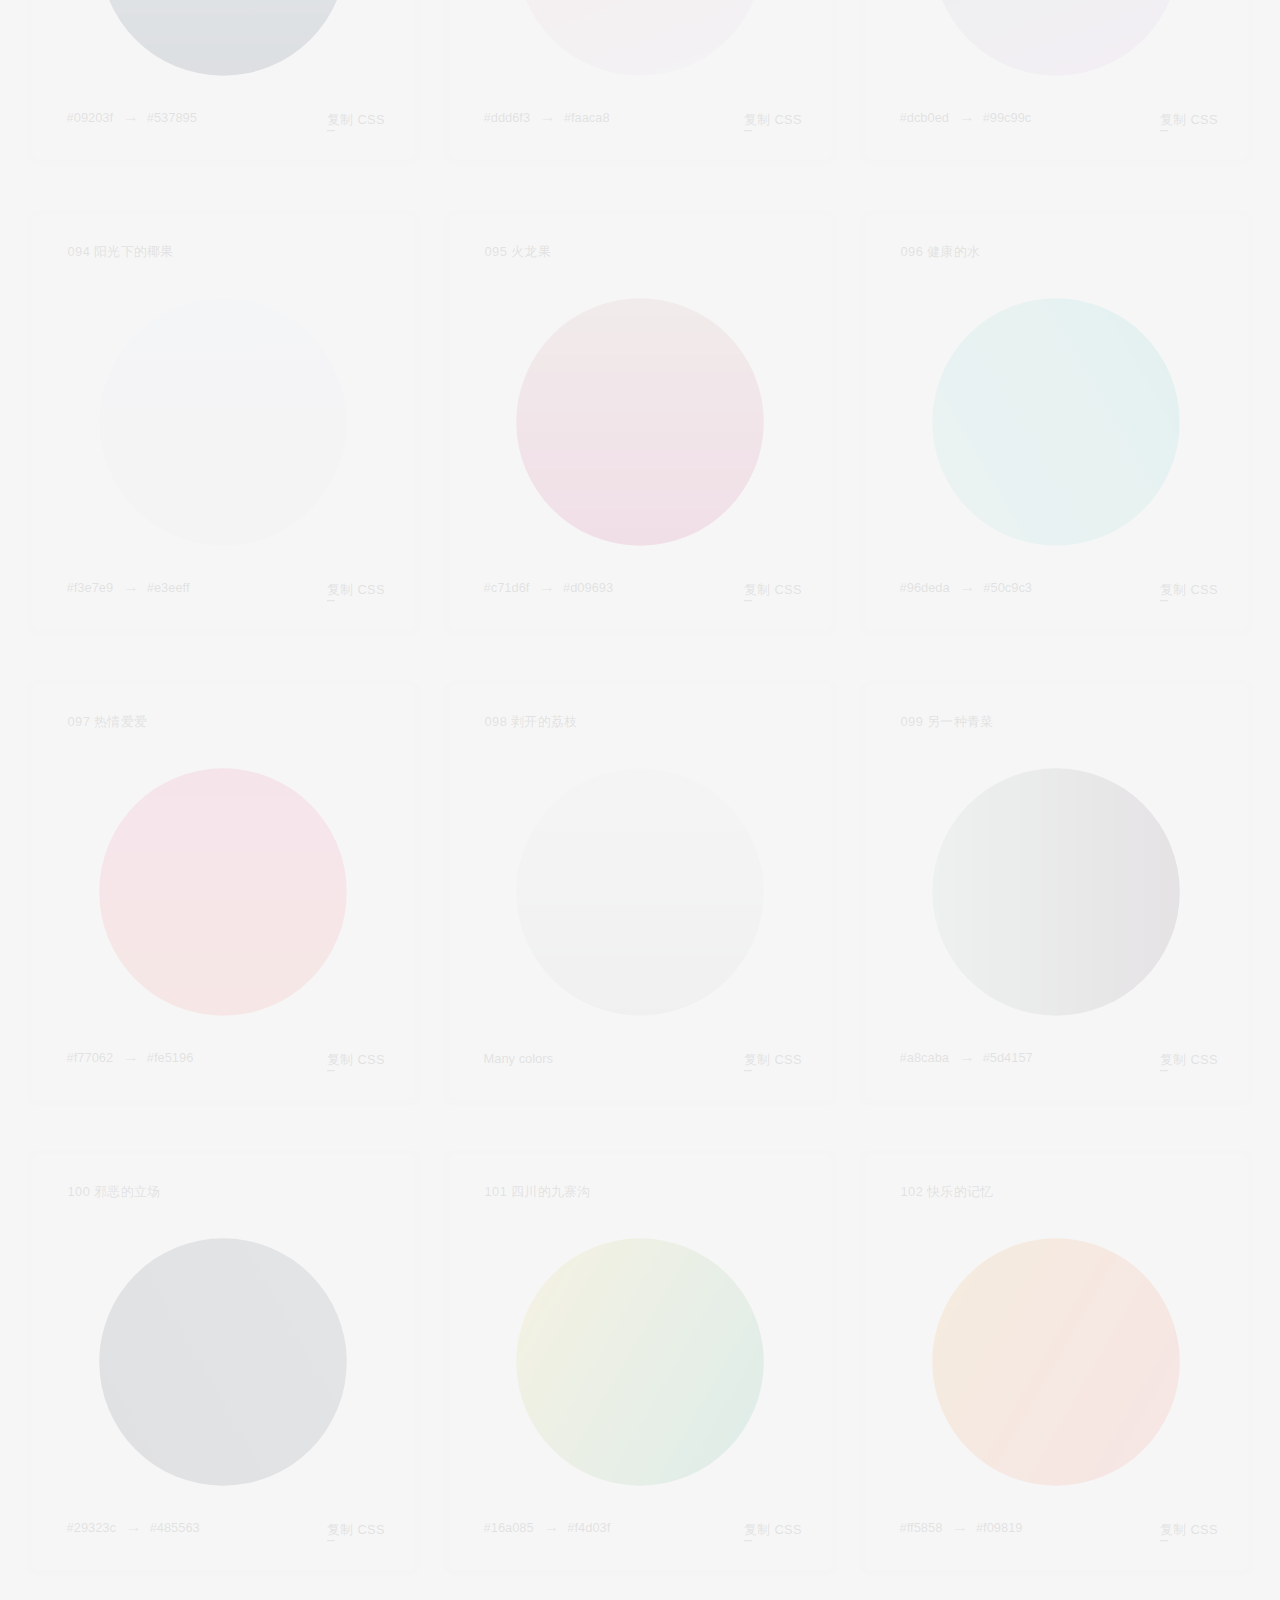
<file: pages/gradient/index.html>
<!DOCTYPE html>
<html>
<head>
    <meta charset="utf-8">
    <meta name="viewport" content="width=device-width">
    <link rel="stylesheet" type="text/css" href="base.css">
    <title>免费的渐变背景CSS3样式 | sakura.vin</title>
    <meta name="description" content="欢迎来到color.sakura.vin，这里有180个美丽的线性CSS3渐变样式和图片。">
    <meta name="keywords" content="web设计,ui,ux,渐变样式,前端背景,背景颜色,素描,免费,web,webdev,css3颜色,css,">
    <link rel="shortcut icon" href="ico.png" />
</head>

<body>
    <main class="page_wrapper_index">
        <section class="index_page__content_section">
            <div class="container index_page__content_container">
                <div class="gradient js-gradient ">
                    <span class="gradient__title">001 温暖的火焰</span>
                    <div class="gradient__background js-gradient js-see-view-full"
                        style="background-image: linear-gradient(45deg, #ff9a9e 0%, #fad0c4 99%, #fad0c4 100%)"
                        title="View Fullscreen"
                        data-css-code="background-image: linear-gradient(45deg, #ff9a9e 0%, #fad0c4 99%, #fad0c4 100%);">
                    </div>
                    <div class="gradient__colors_box">
                        <span class="gradient__color">#ff9a9e</span><span class="gradient__arrow_symbol">→</span><span
                            class="gradient__color">#fad0c4</span>
                    </div>
                    <button class="gradient__copy_button js-copy-css js-reach-goal" type="button"
                        data-clipboard-text="background-image: linear-gradient(45deg, #ff9a9e 0%, #fad0c4 99%, #fad0c4 100%);"
                        data-goal-id="CLICK__copy_css" data-full-screen-color="#ff9a9e"
                        data-full-screen-gradient="background-image: linear-gradient(45deg, #ff9a9e 0%, #fad0c4 99%, #fad0c4 100%);">Copy
                        CSS</button>
                    <div class="gradients__copy_message">
                        <textarea class="js-code-textarea gradients__code_text"
                            readonly>background-image: linear-gradient(45deg, #ff9a9e 0%, #fad0c4 99%, #fad0c4 100%);</textarea>
                    </div>
                    <div class="gradients__done_message">
                        <div class="gradients__done_message_box">
                            <span class="gradients__done_emoji">&#x1F370</span><br>
                            <span class="gradients__done_word">完成！</span>
                        </div>
                    </div>
                </div>
                <div class="gradient js-gradient ">
                    <span class="gradient__title">002 褪色的夕阳</span>
                    <div class="gradient__background js-gradient js-see-view-full"
                        style="background-image: linear-gradient(to top, #a18cd1 0%, #fbc2eb 100%)"
                        title="View Fullscreen"
                        data-css-code="background-image: linear-gradient(to top, #a18cd1 0%, #fbc2eb 100%);">
                    </div>
                    <div class="gradient__colors_box">
                        <span class="gradient__color">#a18cd1</span><span class="gradient__arrow_symbol">→</span><span
                            class="gradient__color">#fbc2eb</span>
                    </div>
                    <button class="gradient__copy_button js-copy-css js-reach-goal" type="button"
                        data-clipboard-text="background-image: linear-gradient(to top, #a18cd1 0%, #fbc2eb 100%);"
                        data-goal-id="CLICK__copy_css" data-full-screen-color="#a18cd1"
                        data-full-screen-gradient="background-image: linear-gradient(to top, #a18cd1 0%, #fbc2eb 100%);">Copy
                        CSS</button>
                    <div class="gradients__copy_message">
                        <textarea class="js-code-textarea gradients__code_text"
                            readonly>background-image: linear-gradient(to top, #a18cd1 0%, #fbc2eb 100%);</textarea>
                    </div>
                    <div class="gradients__done_message">
                        <div class="gradients__done_message_box">
                            <span class="gradients__done_emoji">&#x1F48E</span><br>
                            <span class="gradients__done_word">nice！</span>
                        </div>
                    </div>
                </div>
                <div class="gradient js-gradient ">
                    <span class="gradient__title">003 春天的温暖</span>
                    <div class="gradient__background js-gradient js-see-view-full"
                        style="background-image: linear-gradient(to top, #fad0c4 0%, #fad0c4 1%, #ffd1ff 100%)"
                        title="View Fullscreen"
                        data-css-code="background-image: linear-gradient(to top, #fad0c4 0%, #fad0c4 1%, #ffd1ff 100%);">
                    </div>
                    <div class="gradient__colors_box">
                        <span class="gradient__color">#fad0c4</span><span class="gradient__arrow_symbol">→</span><span
                            class="gradient__color">#fad0c4</span>
                    </div>
                    <button class="gradient__copy_button js-copy-css js-reach-goal" type="button"
                        data-clipboard-text="background-image: linear-gradient(to top, #fad0c4 0%, #fad0c4 1%, #ffd1ff 100%);"
                        data-goal-id="CLICK__copy_css" data-full-screen-color="#fad0c4"
                        data-full-screen-gradient="background-image: linear-gradient(to top, #fad0c4 0%, #fad0c4 1%, #ffd1ff 100%);">Copy
                        CSS</button>
                    <div class="gradients__copy_message">
                        <textarea class="js-code-textarea gradients__code_text"
                            readonly>background-image: linear-gradient(to top, #fad0c4 0%, #fad0c4 1%, #ffd1ff 100%);</textarea>
                    </div>
                    <div class="gradients__done_message">
                        <div class="gradients__done_message_box">
                            <span class="gradients__done_emoji">&#x1F44A</span><br>
                            <span class="gradients__done_word">对了！</span>
                        </div>
                    </div>
                </div>
                <div class="gradient js-gradient ">
                    <span class="gradient__title">004 美味的水蜜桃</span>
                    <div class="gradient__background js-gradient js-see-view-full"
                        style="background-image: linear-gradient(to right, #ffecd2 0%, #fcb69f 100%)"
                        title="View Fullscreen"
                        data-css-code="background-image: linear-gradient(to right, #ffecd2 0%, #fcb69f 100%);">
                    </div>
                    <div class="gradient__colors_box">
                        <span class="gradient__color">#ffecd2</span><span class="gradient__arrow_symbol">→</span><span
                            class="gradient__color">#fcb69f</span>
                    </div>
                    <button class="gradient__copy_button js-copy-css js-reach-goal" type="button"
                        data-clipboard-text="background-image: linear-gradient(to right, #ffecd2 0%, #fcb69f 100%);"
                        data-goal-id="CLICK__copy_css" data-full-screen-color="#ffecd2"
                        data-full-screen-gradient="background-image: linear-gradient(to right, #ffecd2 0%, #fcb69f 100%);">Copy
                        CSS</button>
                    <div class="gradients__copy_message">
                        <textarea class="js-code-textarea gradients__code_text"
                            readonly>background-image: linear-gradient(to right, #ffecd2 0%, #fcb69f 100%);</textarea>
                    </div>
                    <div class="gradients__done_message">
                        <div class="gradients__done_message_box">
                            <span class="gradients__done_emoji">&#x1F44A</span><br>
                            <span class="gradients__done_word">完成！</span>
                        </div>
                    </div>
                </div>
                <div class="gradient js-gradient ">
                    <span class="gradient__title">005 年轻的激情</span>
                    <div class="gradient__background js-gradient js-see-view-full"
                        style="background-image: linear-gradient(to right, #ff8177 0%, #ff867a 0%, #ff8c7f 21%, #f99185 52%, #cf556c 78%, #b12a5b 100%)"
                        title="View Fullscreen"
                        data-css-code="background-image: linear-gradient(to right, #ff8177 0%, #ff867a 0%, #ff8c7f 21%, #f99185 52%, #cf556c 78%, #b12a5b 100%);">
                    </div>
                    <div class="gradient__advanced_text">
                        Many colors
                    </div>
                    <button class="gradient__copy_button js-copy-css js-reach-goal" type="button"
                        data-clipboard-text="background-image: linear-gradient(to right, #ff8177 0%, #ff867a 0%, #ff8c7f 21%, #f99185 52%, #cf556c 78%, #b12a5b 100%);"
                        data-goal-id="CLICK__copy_css" data-full-screen-color="#"
                        data-full-screen-gradient="background-image: linear-gradient(to right, #ff8177 0%, #ff867a 0%, #ff8c7f 21%, #f99185 52%, #cf556c 78%, #b12a5b 100%);">Copy
                        CSS</button>
                    <div class="gradients__copy_message">
                        <textarea class="js-code-textarea gradients__code_text"
                            readonly>background-image: linear-gradient(to right, #ff8177 0%, #ff867a 0%, #ff8c7f 21%, #f99185 52%, #cf556c 78%, #b12a5b 100%);</textarea>
                    </div>
                    <div class="gradients__done_message">
                        <div class="gradients__done_message_box">
                            <span class="gradients__done_emoji">&#x1F984</span><br>
                            <span class="gradients__done_word">对了！</span>
                        </div>
                    </div>
                </div>
                <div class="gradient js-gradient ">
                    <span class="gradient__title">006 女士的嘴唇</span>
                    <div class="gradient__background js-gradient js-see-view-full"
                        style="background-image: linear-gradient(to top, #ff9a9e 0%, #fecfef 99%, #fecfef 100%)"
                        title="View Fullscreen"
                        data-css-code="background-image: linear-gradient(to top, #ff9a9e 0%, #fecfef 99%, #fecfef 100%);">
                    </div>
                    <div class="gradient__colors_box">
                        <span class="gradient__color">#ff9a9e</span><span class="gradient__arrow_symbol">→</span><span
                            class="gradient__color">#fecfef</span>
                    </div>
                    <button class="gradient__copy_button js-copy-css js-reach-goal" type="button"
                        data-clipboard-text="background-image: linear-gradient(to top, #ff9a9e 0%, #fecfef 99%, #fecfef 100%);"
                        data-goal-id="CLICK__copy_css" data-full-screen-color="#ff9a9e"
                        data-full-screen-gradient="background-image: linear-gradient(to top, #ff9a9e 0%, #fecfef 99%, #fecfef 100%);">Copy
                        CSS</button>
                    <div class="gradients__copy_message">
                        <textarea class="js-code-textarea gradients__code_text"
                            readonly>background-image: linear-gradient(to top, #ff9a9e 0%, #fecfef 99%, #fecfef 100%);</textarea>
                    </div>
                    <div class="gradients__done_message">
                        <div class="gradients__done_message_box">
                            <span class="gradients__done_emoji">&#x1F44A</span><br>
                            <span class="gradients__done_word">成功！</span>
                        </div>
                    </div>
                </div>
                <div class="gradient js-gradient js-appearing-card">
                    <span class="gradient__title">007 阳光明媚的早晨</span>
                    <div class="gradient__background js-gradient js-see-view-full"
                        style="background-image: linear-gradient(120deg, #f6d365 0%, #fda085 100%)"
                        title="View Fullscreen"
                        data-css-code="background-image: linear-gradient(120deg, #f6d365 0%, #fda085 100%);">
                    </div>
                    <div class="gradient__colors_box">
                        <span class="gradient__color">#f6d365</span><span class="gradient__arrow_symbol">→</span><span
                            class="gradient__color">#fda085</span>
                    </div>
                    <button class="gradient__copy_button js-copy-css js-reach-goal" type="button"
                        data-clipboard-text="background-image: linear-gradient(120deg, #f6d365 0%, #fda085 100%);"
                        data-goal-id="CLICK__copy_css" data-full-screen-color="#f6d365"
                        data-full-screen-gradient="background-image: linear-gradient(120deg, #f6d365 0%, #fda085 100%);">Copy
                        CSS</button>
                    <div class="gradients__copy_message">
                        <textarea class="js-code-textarea gradients__code_text"
                            readonly>background-image: linear-gradient(120deg, #f6d365 0%, #fda085 100%);</textarea>
                    </div>
                    <div class="gradients__done_message">
                        <div class="gradients__done_message_box">
                            <span class="gradients__done_emoji">&#x1F44D</span><br>
                            <span class="gradients__done_word">nice！</span>
                        </div>
                    </div>
                </div>
                <div class="gradient js-gradient js-appearing-card">
                    <span class="gradient__title">008 夕阳下的雨</span>
                    <div class="gradient__background js-gradient js-see-view-full"
                        style="background-image: linear-gradient(to top, #fbc2eb 0%, #a6c1ee 100%)"
                        title="View Fullscreen"
                        data-css-code="background-image: linear-gradient(to top, #fbc2eb 0%, #a6c1ee 100%);">
                    </div>
                    <div class="gradient__colors_box">
                        <span class="gradient__color">#fbc2eb</span><span class="gradient__arrow_symbol">→</span><span
                            class="gradient__color">#a6c1ee</span>
                    </div>
                    <button class="gradient__copy_button js-copy-css js-reach-goal" type="button"
                        data-clipboard-text="background-image: linear-gradient(to top, #fbc2eb 0%, #a6c1ee 100%);"
                        data-goal-id="CLICK__copy_css" data-full-screen-color="#fbc2eb"
                        data-full-screen-gradient="background-image: linear-gradient(to top, #fbc2eb 0%, #a6c1ee 100%);">Copy
                        CSS</button>
                    <div class="gradients__copy_message">
                        <textarea class="js-code-textarea gradients__code_text"
                            readonly>background-image: linear-gradient(to top, #fbc2eb 0%, #a6c1ee 100%);</textarea>
                    </div>
                    <div class="gradients__done_message">
                        <div class="gradients__done_message_box">
                            <span class="gradients__done_emoji">&#x2615</span><br>
                            <span class="gradients__done_word">对了！</span>
                        </div>
                    </div>
                </div>
                <div class="gradient js-gradient js-appearing-card">
                    <span class="gradient__title">009 梦想被冷冻</span>
                    <div class="gradient__background js-gradient js-see-view-full"
                        style="background-image: linear-gradient(to top, #fdcbf1 0%, #fdcbf1 1%, #e6dee9 100%)"
                        title="View Fullscreen"
                        data-css-code="background-image: linear-gradient(to top, #fdcbf1 0%, #fdcbf1 1%, #e6dee9 100%);">
                    </div>
                    <div class="gradient__colors_box">
                        <span class="gradient__color">#fdcbf1</span><span class="gradient__arrow_symbol">→</span><span
                            class="gradient__color">#e6dee9</span>
                    </div>
                    <button class="gradient__copy_button js-copy-css js-reach-goal" type="button"
                        data-clipboard-text="background-image: linear-gradient(to top, #fdcbf1 0%, #fdcbf1 1%, #e6dee9 100%);"
                        data-goal-id="CLICK__copy_css" data-full-screen-color="#fdcbf1"
                        data-full-screen-gradient="background-image: linear-gradient(to top, #fdcbf1 0%, #fdcbf1 1%, #e6dee9 100%);">Copy
                        CSS</button>
                    <div class="gradients__copy_message">
                        <textarea class="js-code-textarea gradients__code_text"
                            readonly>background-image: linear-gradient(to top, #fdcbf1 0%, #fdcbf1 1%, #e6dee9 100%);</textarea>
                    </div>
                    <div class="gradients__done_message">
                        <div class="gradients__done_message_box">
                            <span class="gradients__done_emoji">&#x1F36C</span><br>
                            <span class="gradients__done_word">真棒！</span>
                        </div>
                    </div>
                </div>
            </div>
            <div class="container index_page__content_container">
                <div class="gradient js-gradient js-appearing-card">
                    <span class="gradient__title">010 冬季的哈尔滨湖</span>
                    <div class="gradient__background js-gradient js-see-view-full"
                        style="background-image: linear-gradient(120deg, #a1c4fd 0%, #c2e9fb 100%)"
                        title="View Fullscreen"
                        data-css-code="background-image: linear-gradient(120deg, #a1c4fd 0%, #c2e9fb 100%);">
                    </div>
                    <div class="gradient__colors_box">
                        <span class="gradient__color">#a1c4fd</span><span class="gradient__arrow_symbol">→</span><span
                            class="gradient__color">#c2e9fb</span>
                    </div>
                    <button class="gradient__copy_button js-copy-css js-reach-goal" type="button"
                        data-clipboard-text="background-image: linear-gradient(120deg, #a1c4fd 0%, #c2e9fb 100%);"
                        data-goal-id="CLICK__copy_css" data-full-screen-color="#a1c4fd"
                        data-full-screen-gradient="background-image: linear-gradient(120deg, #a1c4fd 0%, #c2e9fb 100%);">Copy
                        CSS</button>
                    <div class="gradients__copy_message">
                        <textarea class="js-code-textarea gradients__code_text"
                            readonly>background-image: linear-gradient(120deg, #a1c4fd 0%, #c2e9fb 100%);</textarea>
                    </div>
                    <div class="gradients__done_message">
                        <div class="gradients__done_message_box">
                            <span class="gradients__done_emoji">&#x1F4AA</span><br>
                            <span class="gradients__done_word">真棒！</span>
                        </div>
                    </div>
                </div>
                <div class="gradient js-gradient js-appearing-card">
                    <span class="gradient__title">011 尘埃的草</span>
                    <div class="gradient__background js-gradient js-see-view-full"
                        style="background-image: linear-gradient(120deg, #d4fc79 0%, #96e6a1 100%)"
                        title="View Fullscreen"
                        data-css-code="background-image: linear-gradient(120deg, #d4fc79 0%, #96e6a1 100%);">
                    </div>
                    <div class="gradient__colors_box">
                        <span class="gradient__color">#d4fc79</span><span class="gradient__arrow_symbol">→</span><span
                            class="gradient__color">#96e6a1</span>
                    </div>
                    <button class="gradient__copy_button js-copy-css js-reach-goal" type="button"
                        data-clipboard-text="background-image: linear-gradient(120deg, #d4fc79 0%, #96e6a1 100%);"
                        data-goal-id="CLICK__copy_css" data-full-screen-color="#d4fc79"
                        data-full-screen-gradient="background-image: linear-gradient(120deg, #d4fc79 0%, #96e6a1 100%);">Copy
                        CSS</button>
                    <div class="gradients__copy_message">
                        <textarea class="js-code-textarea gradients__code_text"
                            readonly>background-image: linear-gradient(120deg, #d4fc79 0%, #96e6a1 100%);</textarea>
                    </div>
                    <div class="gradients__done_message">
                        <div class="gradients__done_message_box">
                            <span class="gradients__done_emoji">&#x1F42F</span><br>
                            <span class="gradients__done_word">做的好!</span>
                        </div>
                    </div>
                </div>
                <div class="gradient js-gradient js-appearing-card">
                    <span class="gradient__title">012 诱人的蔚蓝</span>
                    <div class="gradient__background js-gradient js-see-view-full"
                        style="background-image: linear-gradient(120deg, #84fab0 0%, #8fd3f4 100%)"
                        title="View Fullscreen"
                        data-css-code="background-image: linear-gradient(120deg, #84fab0 0%, #8fd3f4 100%);">
                    </div>
                    <div class="gradient__colors_box">
                        <span class="gradient__color">#84fab0</span><span class="gradient__arrow_symbol">→</span><span
                            class="gradient__color">#8fd3f4</span>
                    </div>
                    <button class="gradient__copy_button js-copy-css js-reach-goal" type="button"
                        data-clipboard-text="background-image: linear-gradient(120deg, #84fab0 0%, #8fd3f4 100%);"
                        data-goal-id="CLICK__copy_css" data-full-screen-color="#84fab0"
                        data-full-screen-gradient="background-image: linear-gradient(120deg, #84fab0 0%, #8fd3f4 100%);">Copy
                        CSS</button>
                    <div class="gradients__copy_message">
                        <textarea class="js-code-textarea gradients__code_text"
                            readonly>background-image: linear-gradient(120deg, #84fab0 0%, #8fd3f4 100%);</textarea>
                    </div>
                    <div class="gradients__done_message">
                        <div class="gradients__done_message_box">
                            <span class="gradients__done_emoji">&#x1F49D</span><br>
                            <span class="gradients__done_word">恭喜！</span>
                        </div>
                    </div>
                </div>
                <div class="gradient js-gradient js-appearing-card">
                    <span class="gradient__title">013 大雨滂沱</span>
                    <div class="gradient__background js-gradient js-see-view-full"
                        style="background-image: linear-gradient(to top, #cfd9df 0%, #e2ebf0 100%)"
                        title="View Fullscreen"
                        data-css-code="background-image: linear-gradient(to top, #cfd9df 0%, #e2ebf0 100%);">
                    </div>
                    <div class="gradient__colors_box">
                        <span class="gradient__color">#cfd9df</span><span class="gradient__arrow_symbol">→</span><span
                            class="gradient__color">#e2ebf0</span>
                    </div>
                    <button class="gradient__copy_button js-copy-css js-reach-goal" type="button"
                        data-clipboard-text="background-image: linear-gradient(to top, #cfd9df 0%, #e2ebf0 100%);"
                        data-goal-id="CLICK__copy_css" data-full-screen-color="#cfd9df"
                        data-full-screen-gradient="background-image: linear-gradient(to top, #cfd9df 0%, #e2ebf0 100%);">Copy
                        CSS</button>
                    <div class="gradients__copy_message">
                        <textarea class="js-code-textarea gradients__code_text"
                            readonly>background-image: linear-gradient(to top, #cfd9df 0%, #e2ebf0 100%);</textarea>
                    </div>
                    <div class="gradients__done_message">
                        <div class="gradients__done_message_box">
                            <span class="gradients__done_emoji">&#x1F918</span><br>
                            <span class="gradients__done_word">恭喜！</span>
                        </div>
                    </div>
                </div>
                <div class="gradient js-gradient js-appearing-card">
                    <span class="gradient__title">014 我心爱的人</span>
                    <div class="gradient__background js-gradient js-see-view-full"
                        style="background-image: linear-gradient(120deg, #a6c0fe 0%, #f68084 100%)"
                        title="View Fullscreen"
                        data-css-code="background-image: linear-gradient(120deg, #a6c0fe 0%, #f68084 100%);">
                    </div>
                    <div class="gradient__colors_box">
                        <span class="gradient__color">#a6c0fe</span><span class="gradient__arrow_symbol">→</span><span
                            class="gradient__color">#f68084</span>
                    </div>
                    <button class="gradient__copy_button js-copy-css js-reach-goal" type="button"
                        data-clipboard-text="background-image: linear-gradient(120deg, #a6c0fe 0%, #f68084 100%);"
                        data-goal-id="CLICK__copy_css" data-full-screen-color="#a6c0fe"
                        data-full-screen-gradient="background-image: linear-gradient(120deg, #a6c0fe 0%, #f68084 100%);">Copy
                        CSS</button>
                    <div class="gradients__copy_message">
                        <textarea class="js-code-textarea gradients__code_text"
                            readonly>background-image: linear-gradient(120deg, #a6c0fe 0%, #f68084 100%);</textarea>
                    </div>
                    <div class="gradients__done_message">
                        <div class="gradients__done_message_box">
                            <span class="gradients__done_emoji">&#x1F44C</span><br>
                            <span class="gradients__done_word">nice！</span>
                        </div>
                    </div>
                </div>
                <div class="gradient js-gradient js-appearing-card">
                    <span class="gradient__title">015 结出的果实</span>
                    <div class="gradient__background js-gradient js-see-view-full"
                        style="background-image: linear-gradient(120deg, #fccb90 0%, #d57eeb 100%)"
                        title="View Fullscreen"
                        data-css-code="background-image: linear-gradient(120deg, #fccb90 0%, #d57eeb 100%);">
                    </div>
                    <div class="gradient__colors_box">
                        <span class="gradient__color">#fccb90</span><span class="gradient__arrow_symbol">→</span><span
                            class="gradient__color">#d57eeb</span>
                    </div>
                    <button class="gradient__copy_button js-copy-css js-reach-goal" type="button"
                        data-clipboard-text="background-image: linear-gradient(120deg, #fccb90 0%, #d57eeb 100%);"
                        data-goal-id="CLICK__copy_css" data-full-screen-color="#fccb90"
                        data-full-screen-gradient="background-image: linear-gradient(120deg, #fccb90 0%, #d57eeb 100%);">Copy
                        CSS</button>
                    <div class="gradients__copy_message">
                        <textarea class="js-code-textarea gradients__code_text"
                            readonly>background-image: linear-gradient(120deg, #fccb90 0%, #d57eeb 100%);</textarea>
                    </div>
                    <div class="gradients__done_message">
                        <div class="gradients__done_message_box">
                            <span class="gradients__done_emoji">&#x1F36D</span><br>
                            <span class="gradients__done_word">成功！</span>
                        </div>
                    </div>
                </div>
            </div>
            <div class="container index_page__content_container">
                <div class="gradient js-gradient js-appearing-card">
                    <span class="gradient__title">016 深蓝色</span>
                    <div class="gradient__background js-gradient js-see-view-full"
                        style="background-image: linear-gradient(120deg, #e0c3fc 0%, #8ec5fc 100%)"
                        title="View Fullscreen"
                        data-css-code="background-image: linear-gradient(120deg, #e0c3fc 0%, #8ec5fc 100%);">
                    </div>
                    <div class="gradient__colors_box">
                        <span class="gradient__color">#e0c3fc</span><span class="gradient__arrow_symbol">→</span><span
                            class="gradient__color">#8ec5fc</span>
                    </div>
                    <button class="gradient__copy_button js-copy-css js-reach-goal" type="button"
                        data-clipboard-text="background-image: linear-gradient(120deg, #e0c3fc 0%, #8ec5fc 100%);"
                        data-goal-id="CLICK__copy_css" data-full-screen-color="#e0c3fc"
                        data-full-screen-gradient="background-image: linear-gradient(120deg, #e0c3fc 0%, #8ec5fc 100%);">Copy
                        CSS</button>
                    <div class="gradients__copy_message">
                        <textarea class="js-code-textarea gradients__code_text"
                            readonly>background-image: linear-gradient(120deg, #e0c3fc 0%, #8ec5fc 100%);</textarea>
                    </div>
                    <div class="gradients__done_message">
                        <div class="gradients__done_message_box">
                            <span class="gradients__done_emoji">&#x1F984</span><br>
                            <span class="gradients__done_word">做的好!</span>
                        </div>
                    </div>
                </div>
                <div class="gradient js-gradient js-appearing-card">
                    <span class="gradient__title">017 成熟的女性</span>
                    <div class="gradient__background js-gradient js-see-view-full"
                        style="background-image: linear-gradient(120deg, #f093fb 0%, #f5576c 100%)"
                        title="View Fullscreen"
                        data-css-code="background-image: linear-gradient(120deg, #f093fb 0%, #f5576c 100%);">
                    </div>
                    <div class="gradient__colors_box">
                        <span class="gradient__color">#f093fb</span><span class="gradient__arrow_symbol">→</span><span
                            class="gradient__color">#f5576c</span>
                    </div>
                    <button class="gradient__copy_button js-copy-css js-reach-goal" type="button"
                        data-clipboard-text="background-image: linear-gradient(120deg, #f093fb 0%, #f5576c 100%);"
                        data-goal-id="CLICK__copy_css" data-full-screen-color="#f093fb"
                        data-full-screen-gradient="background-image: linear-gradient(120deg, #f093fb 0%, #f5576c 100%);">Copy
                        CSS</button>
                    <div class="gradients__copy_message">
                        <textarea class="js-code-textarea gradients__code_text"
                            readonly>background-image: linear-gradient(120deg, #f093fb 0%, #f5576c 100%);</textarea>
                    </div>
                    <div class="gradients__done_message">
                        <div class="gradients__done_message_box">
                            <span class="gradients__done_emoji">&#x1F942</span><br>
                            <span class="gradients__done_word">完成！</span>
                        </div>
                    </div>
                </div>
                <div class="gradient js-gradient js-appearing-card">
                    <span class="gradient__title">018 多云的深圳</span>
                    <div class="gradient__background js-gradient js-see-view-full"
                        style="background-image: linear-gradient(120deg, #fdfbfb 0%, #ebedee 100%)"
                        title="View Fullscreen"
                        data-css-code="background-image: linear-gradient(120deg, #fdfbfb 0%, #ebedee 100%);">
                    </div>
                    <div class="gradient__colors_box">
                        <span class="gradient__color">#fdfbfb</span><span class="gradient__arrow_symbol">→</span><span
                            class="gradient__color">#ebedee</span>
                    </div>
                    <button class="gradient__copy_button js-copy-css js-reach-goal" type="button"
                        data-clipboard-text="background-image: linear-gradient(120deg, #fdfbfb 0%, #ebedee 100%);"
                        data-goal-id="CLICK__copy_css" data-full-screen-color="#fdfbfb"
                        data-full-screen-gradient="background-image: linear-gradient(120deg, #fdfbfb 0%, #ebedee 100%);">Copy
                        CSS</button>
                    <div class="gradients__copy_message">
                        <textarea class="js-code-textarea gradients__code_text"
                            readonly>background-image: linear-gradient(120deg, #fdfbfb 0%, #ebedee 100%);</textarea>
                    </div>
                    <div class="gradients__done_message">
                        <div class="gradients__done_message_box">
                            <span class="gradients__done_emoji">&#x1F918</span><br>
                            <span class="gradients__done_word">完成！</span>
                        </div>
                    </div>
                </div>
                <div class="gradient js-gradient js-appearing-card">
                    <span class="gradient__title">019 三亚的海滩</span>
                    <div class="gradient__background js-gradient js-see-view-full"
                        style="background-image: linear-gradient(to right, #4facfe 0%, #00f2fe 100%)"
                        title="View Fullscreen"
                        data-css-code="background-image: linear-gradient(to right, #4facfe 0%, #00f2fe 100%);">
                    </div>
                    <div class="gradient__colors_box">
                        <span class="gradient__color">#4facfe</span><span class="gradient__arrow_symbol">→</span><span
                            class="gradient__color">#00f2fe</span>
                    </div>
                    <button class="gradient__copy_button js-copy-css js-reach-goal" type="button"
                        data-clipboard-text="background-image: linear-gradient(to right, #4facfe 0%, #00f2fe 100%);"
                        data-goal-id="CLICK__copy_css" data-full-screen-color="#4facfe"
                        data-full-screen-gradient="background-image: linear-gradient(to right, #4facfe 0%, #00f2fe 100%);">Copy
                        CSS</button>
                    <div class="gradients__copy_message">
                        <textarea class="js-code-textarea gradients__code_text"
                            readonly>background-image: linear-gradient(to right, #4facfe 0%, #00f2fe 100%);</textarea>
                    </div>
                    <div class="gradients__done_message">
                        <div class="gradients__done_message_box">
                            <span class="gradients__done_emoji">&#x1F680</span><br>
                            <span class="gradients__done_word">完成！</span>
                        </div>
                    </div>
                </div>
                <div class="gradient js-gradient js-appearing-card">
                    <span class="gradient__title">020 新的生活</span>
                    <div class="gradient__background js-gradient js-see-view-full"
                        style="background-image: linear-gradient(to right, #43e97b 0%, #38f9d7 100%)"
                        title="View Fullscreen"
                        data-css-code="background-image: linear-gradient(to right, #43e97b 0%, #38f9d7 100%);">
                    </div>
                    <div class="gradient__colors_box">
                        <span class="gradient__color">#43e97b</span><span class="gradient__arrow_symbol">→</span><span
                            class="gradient__color">#38f9d7</span>
                    </div>
                    <button class="gradient__copy_button js-copy-css js-reach-goal" type="button"
                        data-clipboard-text="background-image: linear-gradient(to right, #43e97b 0%, #38f9d7 100%);"
                        data-goal-id="CLICK__copy_css" data-full-screen-color="#43e97b"
                        data-full-screen-gradient="background-image: linear-gradient(to right, #43e97b 0%, #38f9d7 100%);">Copy
                        CSS</button>
                    <div class="gradients__copy_message">
                        <textarea class="js-code-textarea gradients__code_text"
                            readonly>background-image: linear-gradient(to right, #43e97b 0%, #38f9d7 100%);</textarea>
                    </div>
                    <div class="gradients__done_message">
                        <div class="gradients__done_message_box">
                            <span class="gradients__done_emoji">&#x1F497</span><br>
                            <span class="gradients__done_word">成功！</span>
                        </div>
                    </div>
                </div>
                <div class="gradient js-gradient js-appearing-card">
                    <span class="gradient__title">021 已是近黄昏</span>
                    <div class="gradient__background js-gradient js-see-view-full"
                        style="background-image: linear-gradient(to right, #fa709a 0%, #fee140 100%)"
                        title="View Fullscreen"
                        data-css-code="background-image: linear-gradient(to right, #fa709a 0%, #fee140 100%);">
                    </div>
                    <div class="gradient__colors_box">
                        <span class="gradient__color">#fa709a</span><span class="gradient__arrow_symbol">→</span><span
                            class="gradient__color">#fee140</span>
                    </div>
                    <button class="gradient__copy_button js-copy-css js-reach-goal" type="button"
                        data-clipboard-text="background-image: linear-gradient(to right, #fa709a 0%, #fee140 100%);"
                        data-goal-id="CLICK__copy_css" data-full-screen-color="#fa709a"
                        data-full-screen-gradient="background-image: linear-gradient(to right, #fa709a 0%, #fee140 100%);">Copy
                        CSS</button>
                    <div class="gradients__copy_message">
                        <textarea class="js-code-textarea gradients__code_text"
                            readonly>background-image: linear-gradient(to right, #fa709a 0%, #fee140 100%);</textarea>
                    </div>
                    <div class="gradients__done_message">
                        <div class="gradients__done_message_box">
                            <span class="gradients__done_emoji">&#x1F497</span><br>
                            <span class="gradients__done_word">完成！</span>
                        </div>
                    </div>
                </div>
                <div class="gradient js-gradient js-appearing-card">
                    <span class="gradient__title">022 入睡的简室</span>
                    <div class="gradient__background js-gradient js-see-view-full"
                        style="background-image: linear-gradient(to top, #30cfd0 0%, #330867 100%)"
                        title="View Fullscreen"
                        data-css-code="background-image: linear-gradient(to top, #30cfd0 0%, #330867 100%);">
                    </div>
                    <div class="gradient__colors_box">
                        <span class="gradient__color">#30cfd0</span><span class="gradient__arrow_symbol">→</span><span
                            class="gradient__color">#330867</span>
                    </div>
                    <button class="gradient__copy_button js-copy-css js-reach-goal" type="button"
                        data-clipboard-text="background-image: linear-gradient(to top, #30cfd0 0%, #330867 100%);"
                        data-goal-id="CLICK__copy_css" data-full-screen-color="#30cfd0"
                        data-full-screen-gradient="background-image: linear-gradient(to top, #30cfd0 0%, #330867 100%);">Copy
                        CSS</button>
                    <div class="gradients__copy_message">
                        <textarea class="js-code-textarea gradients__code_text"
                            readonly>background-image: linear-gradient(to top, #30cfd0 0%, #330867 100%);</textarea>
                    </div>
                    <div class="gradients__done_message">
                        <div class="gradients__done_message_box">
                            <span class="gradients__done_emoji">&#x1F44C</span><br>
                            <span class="gradients__done_word">真棒！</span>
                        </div>
                    </div>
                </div>
                <div class="gradient js-gradient js-appearing-card">
                    <span class="gradient__title">023 罕见的风力</span>
                    <div class="gradient__background js-gradient js-see-view-full"
                        style="background-image: linear-gradient(to top, #a8edea 0%, #fed6e3 100%)"
                        title="View Fullscreen"
                        data-css-code="background-image: linear-gradient(to top, #a8edea 0%, #fed6e3 100%);">
                    </div>
                    <div class="gradient__colors_box">
                        <span class="gradient__color">#a8edea</span><span class="gradient__arrow_symbol">→</span><span
                            class="gradient__color">#fed6e3</span>
                    </div>
                    <button class="gradient__copy_button js-copy-css js-reach-goal" type="button"
                        data-clipboard-text="background-image: linear-gradient(to top, #a8edea 0%, #fed6e3 100%);"
                        data-goal-id="CLICK__copy_css" data-full-screen-color="#a8edea"
                        data-full-screen-gradient="background-image: linear-gradient(to top, #a8edea 0%, #fed6e3 100%);">Copy
                        CSS</button>
                    <div class="gradients__copy_message">
                        <textarea class="js-code-textarea gradients__code_text"
                            readonly>background-image: linear-gradient(to top, #a8edea 0%, #fed6e3 100%);</textarea>
                    </div>
                    <div class="gradients__done_message">
                        <div class="gradients__done_message_box">
                            <span class="gradients__done_emoji">&#x1F3CC</span><br>
                            <span class="gradients__done_word">nice！</span>
                        </div>
                    </div>
                </div>
                <div class="gradient js-gradient js-appearing-card">
                    <span class="gradient__title">024 近水楼台先得月</span>
                    <div class="gradient__background js-gradient js-see-view-full"
                        style="background-image: linear-gradient(to top, #5ee7df 0%, #b490ca 100%)"
                        title="View Fullscreen"
                        data-css-code="background-image: linear-gradient(to top, #5ee7df 0%, #b490ca 100%);">
                    </div>
                    <div class="gradient__colors_box">
                        <span class="gradient__color">#5ee7df</span><span class="gradient__arrow_symbol">→</span><span
                            class="gradient__color">#b490ca</span>
                    </div>
                    <button class="gradient__copy_button js-copy-css js-reach-goal" type="button"
                        data-clipboard-text="background-image: linear-gradient(to top, #5ee7df 0%, #b490ca 100%);"
                        data-goal-id="CLICK__copy_css" data-full-screen-color="#5ee7df"
                        data-full-screen-gradient="background-image: linear-gradient(to top, #5ee7df 0%, #b490ca 100%);">Copy
                        CSS</button>
                    <div class="gradients__copy_message">
                        <textarea class="js-code-textarea gradients__code_text"
                            readonly>background-image: linear-gradient(to top, #5ee7df 0%, #b490ca 100%);</textarea>
                    </div>
                    <div class="gradients__done_message">
                        <div class="gradients__done_message_box">
                            <span class="gradients__done_emoji">&#x1F42F</span><br>
                            <span class="gradients__done_word">真棒！</span>
                        </div>
                    </div>
                </div>
                <div class="gradient js-gradient js-appearing-card">
                    <span class="gradient__title">025 野外的苹果</span>
                    <div class="gradient__background js-gradient js-see-view-full"
                        style="background-image: linear-gradient(to top, #d299c2 0%, #fef9d7 100%)"
                        title="View Fullscreen"
                        data-css-code="background-image: linear-gradient(to top, #d299c2 0%, #fef9d7 100%);">
                    </div>
                    <div class="gradient__colors_box">
                        <span class="gradient__color">#d299c2</span><span class="gradient__arrow_symbol">→</span><span
                            class="gradient__color">#fef9d7</span>
                    </div>
                    <button class="gradient__copy_button js-copy-css js-reach-goal" type="button"
                        data-clipboard-text="background-image: linear-gradient(to top, #d299c2 0%, #fef9d7 100%);"
                        data-goal-id="CLICK__copy_css" data-full-screen-color="#d299c2"
                        data-full-screen-gradient="background-image: linear-gradient(to top, #d299c2 0%, #fef9d7 100%);">Copy
                        CSS</button>
                    <div class="gradients__copy_message">
                        <textarea class="js-code-textarea gradients__code_text"
                            readonly>background-image: linear-gradient(to top, #d299c2 0%, #fef9d7 100%);</textarea>
                    </div>
                    <div class="gradients__done_message">
                        <div class="gradients__done_message_box">
                            <span class="gradients__done_emoji">&#x270C</span><br>
                            <span class="gradients__done_word">做的好!</span>
                        </div>
                    </div>
                </div>
                <div class="gradient js-gradient js-appearing-card">
                    <span class="gradient__title">026 上海的外滩</span>
                    <div class="gradient__background js-gradient js-see-view-full"
                        style="background-image: linear-gradient(135deg, #f5f7fa 0%, #c3cfe2 100%)"
                        title="View Fullscreen"
                        data-css-code="background-image: linear-gradient(135deg, #f5f7fa 0%, #c3cfe2 100%);">
                    </div>
                    <div class="gradient__colors_box">
                        <span class="gradient__color">#f5f7fa</span><span class="gradient__arrow_symbol">→</span><span
                            class="gradient__color">#c3cfe2</span>
                    </div>
                    <button class="gradient__copy_button js-copy-css js-reach-goal" type="button"
                        data-clipboard-text="background-image: linear-gradient(135deg, #f5f7fa 0%, #c3cfe2 100%);"
                        data-goal-id="CLICK__copy_css" data-full-screen-color="#f5f7fa"
                        data-full-screen-gradient="background-image: linear-gradient(135deg, #f5f7fa 0%, #c3cfe2 100%);">Copy
                        CSS</button>
                    <div class="gradients__copy_message">
                        <textarea class="js-code-textarea gradients__code_text"
                            readonly>background-image: linear-gradient(135deg, #f5f7fa 0%, #c3cfe2 100%);</textarea>
                    </div>
                    <div class="gradients__done_message">
                        <div class="gradients__done_message_box">
                            <span class="gradients__done_emoji">&#x1F42F</span><br>
                            <span class="gradients__done_word">成功！</span>
                        </div>
                    </div>
                </div>
                <div class="gradient js-gradient js-appearing-card">
                    <span class="gradient__title">027 厦门的微笑</span>
                    <div class="gradient__background js-gradient js-see-view-full"
                        style="background-image: radial-gradient(circle 248px at center, #16d9e3 0%, #30c7ec 47%, #46aef7 100%)"
                        title="View Fullscreen"
                        data-css-code="background-image: radial-gradient(circle 248px at center, #16d9e3 0%, #30c7ec 47%, #46aef7 100%);">
                    </div>
                    <div class="gradient__advanced_text">
                        Many colors
                    </div>
                    <button class="gradient__copy_button js-copy-css js-reach-goal" type="button"
                        data-clipboard-text="background-image: radial-gradient(circle 248px at center, #16d9e3 0%, #30c7ec 47%, #46aef7 100%);"
                        data-goal-id="CLICK__copy_css" data-full-screen-color="#"
                        data-full-screen-gradient="background-image: radial-gradient(circle 248px at center, #16d9e3 0%, #30c7ec 47%, #46aef7 100%);">Copy
                        CSS</button>
                    <div class="gradients__copy_message">
                        <textarea class="js-code-textarea gradients__code_text"
                            readonly>background-image: radial-gradient(circle 248px at center, #16d9e3 0%, #30c7ec 47%, #46aef7 100%);</textarea>
                    </div>
                    <div class="gradients__done_message">
                        <div class="gradients__done_message_box">
                            <span class="gradients__done_emoji">&#x1F44D</span><br>
                            <span class="gradients__done_word">nice！</span>
                        </div>
                    </div>
                </div>
                <div class="gradient js-gradient js-appearing-card">
                    <span class="gradient__title">028 紫色的盘子</span>
                    <div class="gradient__background js-gradient js-see-view-full"
                        style="background-image: linear-gradient(135deg, #667eea 0%, #764ba2 100%)"
                        title="View Fullscreen"
                        data-css-code="background-image: linear-gradient(135deg, #667eea 0%, #764ba2 100%);">
                    </div>
                    <div class="gradient__colors_box">
                        <span class="gradient__color">#667eea</span><span class="gradient__arrow_symbol">→</span><span
                            class="gradient__color">#764ba2</span>
                    </div>
                    <button class="gradient__copy_button js-copy-css js-reach-goal" type="button"
                        data-clipboard-text="background-image: linear-gradient(135deg, #667eea 0%, #764ba2 100%);"
                        data-goal-id="CLICK__copy_css" data-full-screen-color="#667eea"
                        data-full-screen-gradient="background-image: linear-gradient(135deg, #667eea 0%, #764ba2 100%);">Copy
                        CSS</button>
                    <div class="gradients__copy_message">
                        <textarea class="js-code-textarea gradients__code_text"
                            readonly>background-image: linear-gradient(135deg, #667eea 0%, #764ba2 100%);</textarea>
                    </div>
                    <div class="gradients__done_message">
                        <div class="gradients__done_message_box">
                            <span class="gradients__done_emoji">&#x1F680</span><br>
                            <span class="gradients__done_word">完成！</span>
                        </div>
                    </div>
                </div>
                <div class="gradient js-gradient js-appearing-card">
                    <span class="gradient__title">029 基业长青的天空</span>
                    <div class="gradient__background js-gradient js-see-view-full"
                        style="background-image: linear-gradient(135deg, #fdfcfb 0%, #e2d1c3 100%)"
                        title="View Fullscreen"
                        data-css-code="background-image: linear-gradient(135deg, #fdfcfb 0%, #e2d1c3 100%);">
                    </div>
                    <div class="gradient__colors_box">
                        <span class="gradient__color">#fdfcfb</span><span class="gradient__arrow_symbol">→</span><span
                            class="gradient__color">#e2d1c3</span>
                    </div>
                    <button class="gradient__copy_button js-copy-css js-reach-goal" type="button"
                        data-clipboard-text="background-image: linear-gradient(135deg, #fdfcfb 0%, #e2d1c3 100%);"
                        data-goal-id="CLICK__copy_css" data-full-screen-color="#fdfcfb"
                        data-full-screen-gradient="background-image: linear-gradient(135deg, #fdfcfb 0%, #e2d1c3 100%);">Copy
                        CSS</button>
                    <div class="gradients__copy_message">
                        <textarea class="js-code-textarea gradients__code_text"
                            readonly>background-image: linear-gradient(135deg, #fdfcfb 0%, #e2d1c3 100%);</textarea>
                    </div>
                    <div class="gradients__done_message">
                        <div class="gradients__done_message_box">
                            <span class="gradients__done_emoji">&#x1F48E</span><br>
                            <span class="gradients__done_word">对了！</span>
                        </div>
                    </div>
                </div>
                <div class="gradient js-gradient js-appearing-card">
                    <span class="gradient__title">030 快乐的渔夫</span>
                    <div class="gradient__background js-gradient js-see-view-full"
                        style="background-image: linear-gradient(120deg, #89f7fe 0%, #66a6ff 100%)"
                        title="View Fullscreen"
                        data-css-code="background-image: linear-gradient(120deg, #89f7fe 0%, #66a6ff 100%);">
                    </div>
                    <div class="gradient__colors_box">
                        <span class="gradient__color">#89f7fe</span><span class="gradient__arrow_symbol">→</span><span
                            class="gradient__color">#66a6ff</span>
                    </div>
                    <button class="gradient__copy_button js-copy-css js-reach-goal" type="button"
                        data-clipboard-text="background-image: linear-gradient(120deg, #89f7fe 0%, #66a6ff 100%);"
                        data-goal-id="CLICK__copy_css" data-full-screen-color="#89f7fe"
                        data-full-screen-gradient="background-image: linear-gradient(120deg, #89f7fe 0%, #66a6ff 100%);">Copy
                        CSS</button>
                    <div class="gradients__copy_message">
                        <textarea class="js-code-textarea gradients__code_text"
                            readonly>background-image: linear-gradient(120deg, #89f7fe 0%, #66a6ff 100%);</textarea>
                    </div>
                    <div class="gradients__done_message">
                        <div class="gradients__done_message_box">
                            <span class="gradients__done_emoji">&#xFE0F</span><br>
                            <span class="gradients__done_word">做的好!</span>
                        </div>
                    </div>
                </div>
                <div class="gradient js-gradient js-appearing-card">
                    <span class="gradient__title">031 对你的祝福</span>
                    <div class="gradient__background js-gradient js-see-view-full"
                        style="background-image: linear-gradient(to top, #fddb92 0%, #d1fdff 100%)"
                        title="View Fullscreen"
                        data-css-code="background-image: linear-gradient(to top, #fddb92 0%, #d1fdff 100%);">
                    </div>
                    <div class="gradient__colors_box">
                        <span class="gradient__color">#fddb92</span><span class="gradient__arrow_symbol">→</span><span
                            class="gradient__color">#d1fdff</span>
                    </div>
                    <button class="gradient__copy_button js-copy-css js-reach-goal" type="button"
                        data-clipboard-text="background-image: linear-gradient(to top, #fddb92 0%, #d1fdff 100%);"
                        data-goal-id="CLICK__copy_css" data-full-screen-color="#fddb92"
                        data-full-screen-gradient="background-image: linear-gradient(to top, #fddb92 0%, #d1fdff 100%);">Copy
                        CSS</button>
                    <div class="gradients__copy_message">
                        <textarea class="js-code-textarea gradients__code_text"
                            readonly>background-image: linear-gradient(to top, #fddb92 0%, #d1fdff 100%);</textarea>
                    </div>
                    <div class="gradients__done_message">
                        <div class="gradients__done_message_box">
                            <span class="gradients__done_emoji">&#x1F44C</span><br>
                            <span class="gradients__done_word">真棒！</span>
                        </div>
                    </div>
                </div>
                <div class="gradient js-gradient js-appearing-card">
                    <span class="gradient__title">032 鹰的漂亮眼睛</span>
                    <div class="gradient__background js-gradient js-see-view-full"
                        style="background-image: linear-gradient(to top, #9890e3 0%, #b1f4cf 100%)"
                        title="View Fullscreen"
                        data-css-code="background-image: linear-gradient(to top, #9890e3 0%, #b1f4cf 100%);">
                    </div>
                    <div class="gradient__colors_box">
                        <span class="gradient__color">#9890e3</span><span class="gradient__arrow_symbol">→</span><span
                            class="gradient__color">#b1f4cf</span>
                    </div>
                    <button class="gradient__copy_button js-copy-css js-reach-goal" type="button"
                        data-clipboard-text="background-image: linear-gradient(to top, #9890e3 0%, #b1f4cf 100%);"
                        data-goal-id="CLICK__copy_css" data-full-screen-color="#9890e3"
                        data-full-screen-gradient="background-image: linear-gradient(to top, #9890e3 0%, #b1f4cf 100%);">Copy
                        CSS</button>
                    <div class="gradients__copy_message">
                        <textarea class="js-code-textarea gradients__code_text"
                            readonly>background-image: linear-gradient(to top, #9890e3 0%, #b1f4cf 100%);</textarea>
                    </div>
                    <div class="gradients__done_message">
                        <div class="gradients__done_message_box">
                            <span class="gradients__done_emoji">&#x1F918</span><br>
                            <span class="gradients__done_word">nice！</span>
                        </div>
                    </div>
                </div>
                <div class="gradient js-gradient js-appearing-card">
                    <span class="gradient__title">033 九寨沟的湖底</span>
                    <div class="gradient__background js-gradient js-see-view-full"
                        style="background-image: linear-gradient(to top, #ebc0fd 0%, #d9ded8 100%)"
                        title="View Fullscreen"
                        data-css-code="background-image: linear-gradient(to top, #ebc0fd 0%, #d9ded8 100%);">
                    </div>
                    <div class="gradient__colors_box">
                        <span class="gradient__color">#ebc0fd</span><span class="gradient__arrow_symbol">→</span><span
                            class="gradient__color">#d9ded8</span>
                    </div>
                    <button class="gradient__copy_button js-copy-css js-reach-goal" type="button"
                        data-clipboard-text="background-image: linear-gradient(to top, #ebc0fd 0%, #d9ded8 100%);"
                        data-goal-id="CLICK__copy_css" data-full-screen-color="#ebc0fd"
                        data-full-screen-gradient="background-image: linear-gradient(to top, #ebc0fd 0%, #d9ded8 100%);">Copy
                        CSS</button>
                    <div class="gradients__copy_message">
                        <textarea class="js-code-textarea gradients__code_text"
                            readonly>background-image: linear-gradient(to top, #ebc0fd 0%, #d9ded8 100%);</textarea>
                    </div>
                    <div class="gradients__done_message">
                        <div class="gradients__done_message_box">
                            <span class="gradients__done_emoji">&#x1F49D</span><br>
                            <span class="gradients__done_word">恭喜！</span>
                        </div>
                    </div>
                </div>
                <div class="gradient js-gradient js-appearing-card">
                    <span class="gradient__title">034 熟还是不熟的柠檬</span>
                    <div class="gradient__background js-gradient js-see-view-full"
                        style="background-image: linear-gradient(to top, #96fbc4 0%, #f9f586 100%)"
                        title="View Fullscreen"
                        data-css-code="background-image: linear-gradient(to top, #96fbc4 0%, #f9f586 100%);">
                    </div>
                    <div class="gradient__colors_box">
                        <span class="gradient__color">#96fbc4</span><span class="gradient__arrow_symbol">→</span><span
                            class="gradient__color">#f9f586</span>
                    </div>
                    <button class="gradient__copy_button js-copy-css js-reach-goal" type="button"
                        data-clipboard-text="background-image: linear-gradient(to top, #96fbc4 0%, #f9f586 100%);"
                        data-goal-id="CLICK__copy_css" data-full-screen-color="#96fbc4"
                        data-full-screen-gradient="background-image: linear-gradient(to top, #96fbc4 0%, #f9f586 100%);">Copy
                        CSS</button>
                    <div class="gradients__copy_message">
                        <textarea class="js-code-textarea gradients__code_text"
                            readonly>background-image: linear-gradient(to top, #96fbc4 0%, #f9f586 100%);</textarea>
                    </div>
                    <div class="gradients__done_message">
                        <div class="gradients__done_message_box">
                            <span class="gradients__done_emoji">&#x1F36D</span><br>
                            <span class="gradients__done_word">做的好!</span>
                        </div>
                    </div>
                </div>
                <div class="gradient js-gradient js-appearing-card">
                    <span class="gradient__title">035 天地相接</span>
                    <div class="gradient__background js-gradient js-see-view-full"
                        style="background-image: linear-gradient(180deg, #2af598 0%, #009efd 100%)"
                        title="View Fullscreen"
                        data-css-code="background-image: linear-gradient(180deg, #2af598 0%, #009efd 100%);">
                    </div>
                    <div class="gradient__colors_box">
                        <span class="gradient__color">#2af598</span><span class="gradient__arrow_symbol">→</span><span
                            class="gradient__color">#009efd</span>
                    </div>
                    <button class="gradient__copy_button js-copy-css js-reach-goal" type="button"
                        data-clipboard-text="background-image: linear-gradient(180deg, #2af598 0%, #009efd 100%);"
                        data-goal-id="CLICK__copy_css" data-full-screen-color="#2af598"
                        data-full-screen-gradient="background-image: linear-gradient(180deg, #2af598 0%, #009efd 100%);">Copy
                        CSS</button>
                    <div class="gradients__copy_message">
                        <textarea class="js-code-textarea gradients__code_text"
                            readonly>background-image: linear-gradient(180deg, #2af598 0%, #009efd 100%);</textarea>
                    </div>
                    <div class="gradients__done_message">
                        <div class="gradients__done_message_box">
                            <span class="gradients__done_emoji">&#x1F4A5</span><br>
                            <span class="gradients__done_word">恭喜！</span>
                        </div>
                    </div>
                </div>
                <div class="gradient js-gradient js-appearing-card">
                    <span class="gradient__title">036 李白的奇迹</span>
                    <div class="gradient__background js-gradient js-see-view-full"
                        style="background-image: linear-gradient(to top, #cd9cf2 0%, #f6f3ff 100%)"
                        title="View Fullscreen"
                        data-css-code="background-image: linear-gradient(to top, #cd9cf2 0%, #f6f3ff 100%);">
                    </div>
                    <div class="gradient__colors_box">
                        <span class="gradient__color">#cd9cf2</span><span class="gradient__arrow_symbol">→</span><span
                            class="gradient__color">#f6f3ff</span>
                    </div>
                    <button class="gradient__copy_button js-copy-css js-reach-goal" type="button"
                        data-clipboard-text="background-image: linear-gradient(to top, #cd9cf2 0%, #f6f3ff 100%);"
                        data-goal-id="CLICK__copy_css" data-full-screen-color="#cd9cf2"
                        data-full-screen-gradient="background-image: linear-gradient(to top, #cd9cf2 0%, #f6f3ff 100%);">Copy
                        CSS</button>
                    <div class="gradients__copy_message">
                        <textarea class="js-code-textarea gradients__code_text"
                            readonly>background-image: linear-gradient(to top, #cd9cf2 0%, #f6f3ff 100%);</textarea>
                    </div>
                    <div class="gradients__done_message">
                        <div class="gradients__done_message_box">
                            <span class="gradients__done_emoji">&#x1F382</span><br>
                            <span class="gradients__done_word">nice！</span>
                        </div>
                    </div>
                </div>
                <div class="gradient js-gradient js-appearing-card">
                    <span class="gradient__title">037 旧式的</span>
                    <div class="gradient__background js-gradient js-see-view-full"
                        style="background-image: linear-gradient(to right, #e4afcb 0%, #b8cbb8 0%, #b8cbb8 0%, #e2c58b 30%, #c2ce9c 64%, #7edbdc 100%)"
                        title="View Fullscreen"
                        data-css-code="background-image: linear-gradient(to right, #e4afcb 0%, #b8cbb8 0%, #b8cbb8 0%, #e2c58b 30%, #c2ce9c 64%, #7edbdc 100%);">
                    </div>
                    <div class="gradient__advanced_text">
                        Many colors
                    </div>
                    <button class="gradient__copy_button js-copy-css js-reach-goal" type="button"
                        data-clipboard-text="background-image: linear-gradient(to right, #e4afcb 0%, #b8cbb8 0%, #b8cbb8 0%, #e2c58b 30%, #c2ce9c 64%, #7edbdc 100%);"
                        data-goal-id="CLICK__copy_css" data-full-screen-color="#"
                        data-full-screen-gradient="background-image: linear-gradient(to right, #e4afcb 0%, #b8cbb8 0%, #b8cbb8 0%, #e2c58b 30%, #c2ce9c 64%, #7edbdc 100%);">Copy
                        CSS</button>
                    <div class="gradients__copy_message">
                        <textarea class="js-code-textarea gradients__code_text"
                            readonly>background-image: linear-gradient(to right, #e4afcb 0%, #b8cbb8 0%, #b8cbb8 0%, #e2c58b 30%, #c2ce9c 64%, #7edbdc 100%);</textarea>
                    </div>
                    <div class="gradients__done_message">
                        <div class="gradients__done_message_box">
                            <span class="gradients__done_emoji">&#x1F4AA</span><br>
                            <span class="gradients__done_word">做的好!</span>
                        </div>
                    </div>
                </div>
                <div class="gradient js-gradient js-appearing-card">
                    <span class="gradient__title">038 高级葡萄酒</span>
                    <div class="gradient__background js-gradient js-see-view-full"
                        style="background-image: linear-gradient(to right, #b8cbb8 0%, #b8cbb8 0%, #b465da 0%, #cf6cc9 33%, #ee609c 66%, #ee609c 100%)"
                        title="View Fullscreen"
                        data-css-code="background-image: linear-gradient(to right, #b8cbb8 0%, #b8cbb8 0%, #b465da 0%, #cf6cc9 33%, #ee609c 66%, #ee609c 100%);">
                    </div>
                    <div class="gradient__advanced_text">
                        Many colors
                    </div>
                    <button class="gradient__copy_button js-copy-css js-reach-goal" type="button"
                        data-clipboard-text="background-image: linear-gradient(to right, #b8cbb8 0%, #b8cbb8 0%, #b465da 0%, #cf6cc9 33%, #ee609c 66%, #ee609c 100%);"
                        data-goal-id="CLICK__copy_css" data-full-screen-color="#"
                        data-full-screen-gradient="background-image: linear-gradient(to right, #b8cbb8 0%, #b8cbb8 0%, #b465da 0%, #cf6cc9 33%, #ee609c 66%, #ee609c 100%);">Copy
                        CSS</button>
                    <div class="gradients__copy_message">
                        <textarea class="js-code-textarea gradients__code_text"
                            readonly>background-image: linear-gradient(to right, #b8cbb8 0%, #b8cbb8 0%, #b465da 0%, #cf6cc9 33%, #ee609c 66%, #ee609c 100%);</textarea>
                    </div>
                    <div class="gradients__done_message">
                        <div class="gradients__done_message_box">
                            <span class="gradients__done_emoji">&#x1F3C7</span><br>
                            <span class="gradients__done_word">nice！</span>
                        </div>
                    </div>
                </div>
                <div class="gradient js-gradient js-appearing-card">
                    <span class="gradient__title">039 深蓝的海</span>
                    <div class="gradient__background js-gradient js-see-view-full"
                        style="background-image: linear-gradient(to right, #6a11cb 0%, #2575fc 100%)"
                        title="View Fullscreen"
                        data-css-code="background-image: linear-gradient(to right, #6a11cb 0%, #2575fc 100%);">
                    </div>
                    <div class="gradient__colors_box">
                        <span class="gradient__color">#6a11cb</span><span class="gradient__arrow_symbol">→</span><span
                            class="gradient__color">#2575fc</span>
                    </div>
                    <button class="gradient__copy_button js-copy-css js-reach-goal" type="button"
                        data-clipboard-text="background-image: linear-gradient(to right, #6a11cb 0%, #2575fc 100%);"
                        data-goal-id="CLICK__copy_css" data-full-screen-color="#6a11cb"
                        data-full-screen-gradient="background-image: linear-gradient(to right, #6a11cb 0%, #2575fc 100%);">Copy
                        CSS</button>
                    <div class="gradients__copy_message">
                        <textarea class="js-code-textarea gradients__code_text"
                            readonly>background-image: linear-gradient(to right, #6a11cb 0%, #2575fc 100%);</textarea>
                    </div>
                    <div class="gradients__done_message">
                        <div class="gradients__done_message_box">
                            <span class="gradients__done_emoji">&#xFE0F</span><br>
                            <span class="gradients__done_word">恭喜！</span>
                        </div>
                    </div>
                </div>
                <div class="gradient js-gradient js-appearing-card">
                    <span class="gradient__title">040 致命的一击</span>
                    <div class="gradient__background js-gradient js-see-view-full"
                        style="background-color: #DCD9D4; background-image: linear-gradient(to bottom, rgba(255,255,255,0.50) 0%, rgba(0,0,0,0.50) 100%), radial-gradient(at 50% 0%, rgba(255,255,255,0.10) 0%, rgba(0,0,0,0.50) 50%); background-blend-mode: soft-light,screen"
                        title="View Fullscreen"
                        data-css-code="background-color: #DCD9D4; background-image: linear-gradient(to bottom, rgba(255,255,255,0.50) 0%, rgba(0,0,0,0.50) 100%), radial-gradient(at 50% 0%, rgba(255,255,255,0.10) 0%, rgba(0,0,0,0.50) 50%); background-blend-mode: soft-light,screen;">
                    </div>
                    <div class="gradient__advanced_text">
                        Many colors
                    </div>
                    <button class="gradient__copy_button js-copy-css js-reach-goal" type="button"
                        data-clipboard-text="background-color: #DCD9D4; background-image: linear-gradient(to bottom, rgba(255,255,255,0.50) 0%, rgba(0,0,0,0.50) 100%), radial-gradient(at 50% 0%, rgba(255,255,255,0.10) 0%, rgba(0,0,0,0.50) 50%); background-blend-mode: soft-light,screen;"
                        data-goal-id="CLICK__copy_css" data-full-screen-color="#"
                        data-full-screen-gradient="background-color: #DCD9D4; background-image: linear-gradient(to bottom, rgba(255,255,255,0.50) 0%, rgba(0,0,0,0.50) 100%), radial-gradient(at 50% 0%, rgba(255,255,255,0.10) 0%, rgba(0,0,0,0.50) 50%); background-blend-mode: soft-light,screen;">Copy
                        CSS</button>
                    <div class="gradients__copy_message">
                        <textarea class="js-code-textarea gradients__code_text" readonly>background-color: #DCD9D4; 
 background-image: linear-gradient(to bottom, rgba(255,255,255,0.50) 0%, rgba(0,0,0,0.50) 100%), radial-gradient(at 50% 0%, rgba(255,255,255,0.10) 0%, rgba(0,0,0,0.50) 50%); 
 background-blend-mode: soft-light,screen;
				</textarea>
                    </div>
                    <div class="gradients__done_message">
                        <div class="gradients__done_message_box">
                            <span class="gradients__done_emoji">&#x1F44A</span><br>
                            <span class="gradients__done_word">对了！</span>
                        </div>
                    </div>
                </div>
                <div class="gradient js-gradient js-appearing-card">
                    <span class="gradient__title">041 酸酸甜甜就是我</span>
                    <div class="gradient__background js-gradient js-see-view-full"
                        style="background-image: linear-gradient(to top, #37ecba 0%, #72afd3 100%)"
                        title="View Fullscreen"
                        data-css-code="background-image: linear-gradient(to top, #37ecba 0%, #72afd3 100%);">
                    </div>
                    <div class="gradient__colors_box">
                        <span class="gradient__color">#37ecba</span><span class="gradient__arrow_symbol">→</span><span
                            class="gradient__color">#72afd3</span>
                    </div>
                    <button class="gradient__copy_button js-copy-css js-reach-goal" type="button"
                        data-clipboard-text="background-image: linear-gradient(to top, #37ecba 0%, #72afd3 100%);"
                        data-goal-id="CLICK__copy_css" data-full-screen-color="#37ecba"
                        data-full-screen-gradient="background-image: linear-gradient(to top, #37ecba 0%, #72afd3 100%);">Copy
                        CSS</button>
                    <div class="gradients__copy_message">
                        <textarea class="js-code-textarea gradients__code_text"
                            readonly>background-image: linear-gradient(to top, #37ecba 0%, #72afd3 100%);</textarea>
                    </div>
                    <div class="gradients__done_message">
                        <div class="gradients__done_message_box">
                            <span class="gradients__done_emoji">&#x1F44C</span><br>
                            <span class="gradients__done_word">恭喜！</span>
                        </div>
                    </div>
                </div>
                <div class="gradient js-gradient js-appearing-card">
                    <span class="gradient__title">042 悲伤的松树</span>
                    <div class="gradient__background js-gradient js-see-view-full"
                        style="background-image: linear-gradient(to top, #ebbba7 0%, #cfc7f8 100%)"
                        title="View Fullscreen"
                        data-css-code="background-image: linear-gradient(to top, #ebbba7 0%, #cfc7f8 100%);">
                    </div>
                    <div class="gradient__colors_box">
                        <span class="gradient__color">#ebbba7</span><span class="gradient__arrow_symbol">→</span><span
                            class="gradient__color">#cfc7f8</span>
                    </div>
                    <button class="gradient__copy_button js-copy-css js-reach-goal" type="button"
                        data-clipboard-text="background-image: linear-gradient(to top, #ebbba7 0%, #cfc7f8 100%);"
                        data-goal-id="CLICK__copy_css" data-full-screen-color="#ebbba7"
                        data-full-screen-gradient="background-image: linear-gradient(to top, #ebbba7 0%, #cfc7f8 100%);">Copy
                        CSS</button>
                    <div class="gradients__copy_message">
                        <textarea class="js-code-textarea gradients__code_text"
                            readonly>background-image: linear-gradient(to top, #ebbba7 0%, #cfc7f8 100%);</textarea>
                    </div>
                    <div class="gradients__done_message">
                        <div class="gradients__done_message_box">
                            <span class="gradients__done_emoji">&#xFE0F</span><br>
                            <span class="gradients__done_word">对了！</span>
                        </div>
                    </div>
                </div>
                <div class="gradient js-gradient js-appearing-card">
                    <span class="gradient__title">043 青岛的美美哒</span>
                    <div class="gradient__background js-gradient js-see-view-full"
                        style="background-image: linear-gradient(to top, #fff1eb 0%, #ace0f9 100%)"
                        title="View Fullscreen"
                        data-css-code="background-image: linear-gradient(to top, #fff1eb 0%, #ace0f9 100%);">
                    </div>
                    <div class="gradient__colors_box">
                        <span class="gradient__color">#fff1eb</span><span class="gradient__arrow_symbol">→</span><span
                            class="gradient__color">#ace0f9</span>
                    </div>
                    <button class="gradient__copy_button js-copy-css js-reach-goal" type="button"
                        data-clipboard-text="background-image: linear-gradient(to top, #fff1eb 0%, #ace0f9 100%);"
                        data-goal-id="CLICK__copy_css" data-full-screen-color="#fff1eb"
                        data-full-screen-gradient="background-image: linear-gradient(to top, #fff1eb 0%, #ace0f9 100%);">Copy
                        CSS</button>
                    <div class="gradients__copy_message">
                        <textarea class="js-code-textarea gradients__code_text"
                            readonly>background-image: linear-gradient(to top, #fff1eb 0%, #ace0f9 100%);</textarea>
                    </div>
                    <div class="gradients__done_message">
                        <div class="gradients__done_message_box">
                            <span class="gradients__done_emoji">&#x1F942</span><br>
                            <span class="gradients__done_word">完成！</span>
                        </div>
                    </div>
                </div>
                <div class="gradient js-gradient js-appearing-card">
                    <span class="gradient__title">044 害羞的彩虹</span>
                    <div class="gradient__background js-gradient js-see-view-full"
                        style="background-image: linear-gradient(to right, #eea2a2 0%, #bbc1bf 19%, #57c6e1 42%, #b49fda 79%, #7ac5d8 100%)"
                        title="View Fullscreen"
                        data-css-code="background-image: linear-gradient(to right, #eea2a2 0%, #bbc1bf 19%, #57c6e1 42%, #b49fda 79%, #7ac5d8 100%);">
                    </div>
                    <div class="gradient__advanced_text">
                        Many colors
                    </div>
                    <button class="gradient__copy_button js-copy-css js-reach-goal" type="button"
                        data-clipboard-text="background-image: linear-gradient(to right, #eea2a2 0%, #bbc1bf 19%, #57c6e1 42%, #b49fda 79%, #7ac5d8 100%);"
                        data-goal-id="CLICK__copy_css" data-full-screen-color="#"
                        data-full-screen-gradient="background-image: linear-gradient(to right, #eea2a2 0%, #bbc1bf 19%, #57c6e1 42%, #b49fda 79%, #7ac5d8 100%);">Copy
                        CSS</button>
                    <div class="gradients__copy_message">
                        <textarea class="js-code-textarea gradients__code_text"
                            readonly>background-image: linear-gradient(to right, #eea2a2 0%, #bbc1bf 19%, #57c6e1 42%, #b49fda 79%, #7ac5d8 100%);</textarea>
                    </div>
                    <div class="gradients__done_message">
                        <div class="gradients__done_message_box">
                            <span class="gradients__done_emoji">&#x2615</span><br>
                            <span class="gradients__done_word">真棒！</span>
                        </div>
                    </div>
                </div>
                <div class="gradient js-gradient js-appearing-card">
                    <span class="gradient__title">045 山脊里的洞</span>
                    <div class="gradient__background js-gradient js-see-view-full"
                        style="background: linear-gradient(to bottom, rgba(255,255,255,0.15) 0%, rgba(0,0,0,0.15) 100%), radial-gradient(at top center, rgba(255,255,255,0.40) 0%, rgba(0,0,0,0.40) 120%) #989898; background-blend-mode: multiply,multiply"
                        title="View Fullscreen"
                        data-css-code="background: linear-gradient(to bottom, rgba(255,255,255,0.15) 0%, rgba(0,0,0,0.15) 100%), radial-gradient(at top center, rgba(255,255,255,0.40) 0%, rgba(0,0,0,0.40) 120%) #989898; background-blend-mode: multiply,multiply;">
                    </div>
                    <div class="gradient__advanced_text">
                        Many colors
                    </div>
                    <button class="gradient__copy_button js-copy-css js-reach-goal" type="button"
                        data-clipboard-text="background: linear-gradient(to bottom, rgba(255,255,255,0.15) 0%, rgba(0,0,0,0.15) 100%), radial-gradient(at top center, rgba(255,255,255,0.40) 0%, rgba(0,0,0,0.40) 120%) #989898; background-blend-mode: multiply,multiply;"
                        data-goal-id="CLICK__copy_css" data-full-screen-color="#"
                        data-full-screen-gradient="background: linear-gradient(to bottom, rgba(255,255,255,0.15) 0%, rgba(0,0,0,0.15) 100%), radial-gradient(at top center, rgba(255,255,255,0.40) 0%, rgba(0,0,0,0.40) 120%) #989898; background-blend-mode: multiply,multiply;">Copy
                        CSS</button>
                    <div class="gradients__copy_message">
                        <textarea class="js-code-textarea gradients__code_text" readonly>background: linear-gradient(to bottom, rgba(255,255,255,0.15) 0%, rgba(0,0,0,0.15) 100%), radial-gradient(at top center, rgba(255,255,255,0.40) 0%, rgba(0,0,0,0.40) 120%) #989898; 
 background-blend-mode: multiply,multiply;
				</textarea>
                    </div>
                    <div class="gradients__done_message">
                        <div class="gradients__done_message_box">
                            <span class="gradients__done_emoji">&#x1F44C</span><br>
                            <span class="gradients__done_word">真棒！</span>
                        </div>
                    </div>
                </div>
                <div class="gradient js-gradient js-appearing-card">
                    <span class="gradient__title">046 很多的希望</span>
                    <div class="gradient__background js-gradient js-see-view-full"
                        style="background-image: linear-gradient(to top, #c471f5 0%, #fa71cd 100%)"
                        title="View Fullscreen"
                        data-css-code="background-image: linear-gradient(to top, #c471f5 0%, #fa71cd 100%);">
                    </div>
                    <div class="gradient__colors_box">
                        <span class="gradient__color">#c471f5</span><span class="gradient__arrow_symbol">→</span><span
                            class="gradient__color">#fa71cd</span>
                    </div>
                    <button class="gradient__copy_button js-copy-css js-reach-goal" type="button"
                        data-clipboard-text="background-image: linear-gradient(to top, #c471f5 0%, #fa71cd 100%);"
                        data-goal-id="CLICK__copy_css" data-full-screen-color="#c471f5"
                        data-full-screen-gradient="background-image: linear-gradient(to top, #c471f5 0%, #fa71cd 100%);">Copy
                        CSS</button>
                    <div class="gradients__copy_message">
                        <textarea class="js-code-textarea gradients__code_text"
                            readonly>background-image: linear-gradient(to top, #c471f5 0%, #fa71cd 100%);</textarea>
                    </div>
                    <div class="gradients__done_message">
                        <div class="gradients__done_message_box">
                            <span class="gradients__done_emoji">&#x1F42F</span><br>
                            <span class="gradients__done_word">做的好!</span>
                        </div>
                    </div>
                </div>
                <div class="gradient js-gradient js-appearing-card">
                    <span class="gradient__title">047 我要飞的更高</span>
                    <div class="gradient__background js-gradient js-see-view-full"
                        style="background-image: linear-gradient(to top, #48c6ef 0%, #6f86d6 100%)"
                        title="View Fullscreen"
                        data-css-code="background-image: linear-gradient(to top, #48c6ef 0%, #6f86d6 100%);">
                    </div>
                    <div class="gradient__colors_box">
                        <span class="gradient__color">#48c6ef</span><span class="gradient__arrow_symbol">→</span><span
                            class="gradient__color">#6f86d6</span>
                    </div>
                    <button class="gradient__copy_button js-copy-css js-reach-goal" type="button"
                        data-clipboard-text="background-image: linear-gradient(to top, #48c6ef 0%, #6f86d6 100%);"
                        data-goal-id="CLICK__copy_css" data-full-screen-color="#48c6ef"
                        data-full-screen-gradient="background-image: linear-gradient(to top, #48c6ef 0%, #6f86d6 100%);">Copy
                        CSS</button>
                    <div class="gradients__copy_message">
                        <textarea class="js-code-textarea gradients__code_text"
                            readonly>background-image: linear-gradient(to top, #48c6ef 0%, #6f86d6 100%);</textarea>
                    </div>
                    <div class="gradients__done_message">
                        <div class="gradients__done_message_box">
                            <span class="gradients__done_emoji">&#x1F44F</span><br>
                            <span class="gradients__done_word">真棒！</span>
                        </div>
                    </div>
                </div>
                <div class="gradient js-gradient js-appearing-card">
                    <span class="gradient__title">048 强烈的幸福来袭</span>
                    <div class="gradient__background js-gradient js-see-view-full"
                        style="background-image: linear-gradient(to right, #f78ca0 0%, #f9748f 19%, #fd868c 60%, #fe9a8b 100%)"
                        title="View Fullscreen"
                        data-css-code="background-image: linear-gradient(to right, #f78ca0 0%, #f9748f 19%, #fd868c 60%, #fe9a8b 100%);">
                    </div>
                    <div class="gradient__advanced_text">
                        Many colors
                    </div>
                    <button class="gradient__copy_button js-copy-css js-reach-goal" type="button"
                        data-clipboard-text="background-image: linear-gradient(to right, #f78ca0 0%, #f9748f 19%, #fd868c 60%, #fe9a8b 100%);"
                        data-goal-id="CLICK__copy_css" data-full-screen-color="#"
                        data-full-screen-gradient="background-image: linear-gradient(to right, #f78ca0 0%, #f9748f 19%, #fd868c 60%, #fe9a8b 100%);">Copy
                        CSS</button>
                    <div class="gradients__copy_message">
                        <textarea class="js-code-textarea gradients__code_text"
                            readonly>background-image: linear-gradient(to right, #f78ca0 0%, #f9748f 19%, #fd868c 60%, #fe9a8b 100%);</textarea>
                    </div>
                    <div class="gradients__done_message">
                        <div class="gradients__done_message_box">
                            <span class="gradients__done_emoji">&#x1F37B</span><br>
                            <span class="gradients__done_word">成功！</span>
                        </div>
                    </div>
                </div>
                <div class="gradient js-gradient js-appearing-card">
                    <span class="gradient__title">049 未成熟的果实</span>
                    <div class="gradient__background js-gradient js-see-view-full"
                        style="background-image: linear-gradient(to top, #feada6 0%, #f5efef 100%)"
                        title="View Fullscreen"
                        data-css-code="background-image: linear-gradient(to top, #feada6 0%, #f5efef 100%);">
                    </div>
                    <div class="gradient__colors_box">
                        <span class="gradient__color">#feada6</span><span class="gradient__arrow_symbol">→</span><span
                            class="gradient__color">#f5efef</span>
                    </div>
                    <button class="gradient__copy_button js-copy-css js-reach-goal" type="button"
                        data-clipboard-text="background-image: linear-gradient(to top, #feada6 0%, #f5efef 100%);"
                        data-goal-id="CLICK__copy_css" data-full-screen-color="#feada6"
                        data-full-screen-gradient="background-image: linear-gradient(to top, #feada6 0%, #f5efef 100%);">Copy
                        CSS</button>
                    <div class="gradients__copy_message">
                        <textarea class="js-code-textarea gradients__code_text"
                            readonly>background-image: linear-gradient(to top, #feada6 0%, #f5efef 100%);</textarea>
                    </div>
                    <div class="gradients__done_message">
                        <div class="gradients__done_message_box">
                            <span class="gradients__done_emoji">&#x1F308</span><br>
                            <span class="gradients__done_word">真棒！</span>
                        </div>
                    </div>
                </div>
                <div class="gradient js-gradient js-appearing-card">
                    <span class="gradient__title">050 北方大雪纷飞</span>
                    <div class="gradient__background js-gradient js-see-view-full"
                        style="background-image: linear-gradient(to top, #e6e9f0 0%, #eef1f5 100%)"
                        title="View Fullscreen"
                        data-css-code="background-image: linear-gradient(to top, #e6e9f0 0%, #eef1f5 100%);">
                    </div>
                    <div class="gradient__colors_box">
                        <span class="gradient__color">#e6e9f0</span><span class="gradient__arrow_symbol">→</span><span
                            class="gradient__color">#eef1f5</span>
                    </div>
                    <button class="gradient__copy_button js-copy-css js-reach-goal" type="button"
                        data-clipboard-text="background-image: linear-gradient(to top, #e6e9f0 0%, #eef1f5 100%);"
                        data-goal-id="CLICK__copy_css" data-full-screen-color="#e6e9f0"
                        data-full-screen-gradient="background-image: linear-gradient(to top, #e6e9f0 0%, #eef1f5 100%);">Copy
                        CSS</button>
                    <div class="gradients__copy_message">
                        <textarea class="js-code-textarea gradients__code_text"
                            readonly>background-image: linear-gradient(to top, #e6e9f0 0%, #eef1f5 100%);</textarea>
                    </div>
                    <div class="gradients__done_message">
                        <div class="gradients__done_message_box">
                            <span class="gradients__done_emoji">&#x1F37B</span><br>
                            <span class="gradients__done_word">恭喜！</span>
                        </div>
                    </div>
                </div>
                <div class="gradient js-gradient js-appearing-card">
                    <span class="gradient__title">051 淡淡的水墨丹青</span>
                    <div class="gradient__background js-gradient js-see-view-full"
                        style="background-image: linear-gradient(to top, #accbee 0%, #e7f0fd 100%)"
                        title="View Fullscreen"
                        data-css-code="background-image: linear-gradient(to top, #accbee 0%, #e7f0fd 100%);">
                    </div>
                    <div class="gradient__colors_box">
                        <span class="gradient__color">#accbee</span><span class="gradient__arrow_symbol">→</span><span
                            class="gradient__color">#e7f0fd</span>
                    </div>
                    <button class="gradient__copy_button js-copy-css js-reach-goal" type="button"
                        data-clipboard-text="background-image: linear-gradient(to top, #accbee 0%, #e7f0fd 100%);"
                        data-goal-id="CLICK__copy_css" data-full-screen-color="#accbee"
                        data-full-screen-gradient="background-image: linear-gradient(to top, #accbee 0%, #e7f0fd 100%);">Copy
                        CSS</button>
                    <div class="gradients__copy_message">
                        <textarea class="js-code-textarea gradients__code_text"
                            readonly>background-image: linear-gradient(to top, #accbee 0%, #e7f0fd 100%);</textarea>
                    </div>
                    <div class="gradients__done_message">
                        <div class="gradients__done_message_box">
                            <span class="gradients__done_emoji">&#x1F44C</span><br>
                            <span class="gradients__done_word">完成！</span>
                        </div>
                    </div>
                </div>
                <div class="gradient js-gradient js-appearing-card">
                    <span class="gradient__title">052 仁慈而又坚强</span>
                    <div class="gradient__background js-gradient js-see-view-full"
                        style="background-image: linear-gradient(-20deg, #e9defa 0%, #fbfcdb 100%)"
                        title="View Fullscreen"
                        data-css-code="background-image: linear-gradient(-20deg, #e9defa 0%, #fbfcdb 100%);">
                    </div>
                    <div class="gradient__colors_box">
                        <span class="gradient__color">#e9defa</span><span class="gradient__arrow_symbol">→</span><span
                            class="gradient__color">#fbfcdb</span>
                    </div>
                    <button class="gradient__copy_button js-copy-css js-reach-goal" type="button"
                        data-clipboard-text="background-image: linear-gradient(-20deg, #e9defa 0%, #fbfcdb 100%);"
                        data-goal-id="CLICK__copy_css" data-full-screen-color="#e9defa"
                        data-full-screen-gradient="background-image: linear-gradient(-20deg, #e9defa 0%, #fbfcdb 100%);">Copy
                        CSS</button>
                    <div class="gradients__copy_message">
                        <textarea class="js-code-textarea gradients__code_text"
                            readonly>background-image: linear-gradient(-20deg, #e9defa 0%, #fbfcdb 100%);</textarea>
                    </div>
                    <div class="gradients__done_message">
                        <div class="gradients__done_message_box">
                            <span class="gradients__done_emoji">&#x1F4AB</span><br>
                            <span class="gradients__done_word">恭喜！</span>
                        </div>
                    </div>
                </div>
                <div class="gradient js-gradient js-appearing-card">
                    <span class="gradient__title">053 柔软的小嫩草</span>
                    <div class="gradient__background js-gradient js-see-view-full"
                        style="background-image: linear-gradient(to top, #c1dfc4 0%, #deecdd 100%)"
                        title="View Fullscreen"
                        data-css-code="background-image: linear-gradient(to top, #c1dfc4 0%, #deecdd 100%);">
                    </div>
                    <div class="gradient__colors_box">
                        <span class="gradient__color">#c1dfc4</span><span class="gradient__arrow_symbol">→</span><span
                            class="gradient__color">#deecdd</span>
                    </div>
                    <button class="gradient__copy_button js-copy-css js-reach-goal" type="button"
                        data-clipboard-text="background-image: linear-gradient(to top, #c1dfc4 0%, #deecdd 100%);"
                        data-goal-id="CLICK__copy_css" data-full-screen-color="#c1dfc4"
                        data-full-screen-gradient="background-image: linear-gradient(to top, #c1dfc4 0%, #deecdd 100%);">Copy
                        CSS</button>
                    <div class="gradients__copy_message">
                        <textarea class="js-code-textarea gradients__code_text"
                            readonly>background-image: linear-gradient(to top, #c1dfc4 0%, #deecdd 100%);</textarea>
                    </div>
                    <div class="gradients__done_message">
                        <div class="gradients__done_message_box">
                            <span class="gradients__done_emoji">&#xFE0F</span><br>
                            <span class="gradients__done_word">nice！</span>
                        </div>
                    </div>
                </div>
                <div class="gradient js-gradient js-appearing-card">
                    <span class="gradient__title">054 浓郁的树叶</span>
                    <div class="gradient__background js-gradient js-see-view-full"
                        style="background-image: linear-gradient(to top, #0ba360 0%, #3cba92 100%)"
                        title="View Fullscreen"
                        data-css-code="background-image: linear-gradient(to top, #0ba360 0%, #3cba92 100%);">
                    </div>
                    <div class="gradient__colors_box">
                        <span class="gradient__color">#0ba360</span><span class="gradient__arrow_symbol">→</span><span
                            class="gradient__color">#3cba92</span>
                    </div>
                    <button class="gradient__copy_button js-copy-css js-reach-goal" type="button"
                        data-clipboard-text="background-image: linear-gradient(to top, #0ba360 0%, #3cba92 100%);"
                        data-goal-id="CLICK__copy_css" data-full-screen-color="#0ba360"
                        data-full-screen-gradient="background-image: linear-gradient(to top, #0ba360 0%, #3cba92 100%);">Copy
                        CSS</button>
                    <div class="gradients__copy_message">
                        <textarea class="js-code-textarea gradients__code_text"
                            readonly>background-image: linear-gradient(to top, #0ba360 0%, #3cba92 100%);</textarea>
                    </div>
                    <div class="gradients__done_message">
                        <div class="gradients__done_message_box">
                            <span class="gradients__done_emoji">&#x1F4AA</span><br>
                            <span class="gradients__done_word">完成！</span>
                        </div>
                    </div>
                </div>
                <div class="gradient js-gradient js-appearing-card">
                    <span class="gradient__title">055 百度的蓝色</span>
                    <div class="gradient__background js-gradient js-see-view-full"
                        style="background-image: linear-gradient(to top, #00c6fb 0%, #005bea 100%)"
                        title="View Fullscreen"
                        data-css-code="background-image: linear-gradient(to top, #00c6fb 0%, #005bea 100%);">
                    </div>
                    <div class="gradient__colors_box">
                        <span class="gradient__color">#00c6fb</span><span class="gradient__arrow_symbol">→</span><span
                            class="gradient__color">#005bea</span>
                    </div>
                    <button class="gradient__copy_button js-copy-css js-reach-goal" type="button"
                        data-clipboard-text="background-image: linear-gradient(to top, #00c6fb 0%, #005bea 100%);"
                        data-goal-id="CLICK__copy_css" data-full-screen-color="#00c6fb"
                        data-full-screen-gradient="background-image: linear-gradient(to top, #00c6fb 0%, #005bea 100%);">Copy
                        CSS</button>
                    <div class="gradients__copy_message">
                        <textarea class="js-code-textarea gradients__code_text"
                            readonly>background-image: linear-gradient(to top, #00c6fb 0%, #005bea 100%);</textarea>
                    </div>
                    <div class="gradients__done_message">
                        <div class="gradients__done_message_box">
                            <span class="gradients__done_emoji">&#x1F942</span><br>
                            <span class="gradients__done_word">完成！</span>
                        </div>
                    </div>
                </div>
                <div class="gradient js-gradient js-appearing-card">
                    <span class="gradient__title">056 阴凉的水</span>
                    <div class="gradient__background js-gradient js-see-view-full"
                        style="background-image: linear-gradient(to right, #74ebd5 0%, #9face6 100%)"
                        title="View Fullscreen"
                        data-css-code="background-image: linear-gradient(to right, #74ebd5 0%, #9face6 100%);">
                    </div>
                    <div class="gradient__colors_box">
                        <span class="gradient__color">#74ebd5</span><span class="gradient__arrow_symbol">→</span><span
                            class="gradient__color">#9face6</span>
                    </div>
                    <button class="gradient__copy_button js-copy-css js-reach-goal" type="button"
                        data-clipboard-text="background-image: linear-gradient(to right, #74ebd5 0%, #9face6 100%);"
                        data-goal-id="CLICK__copy_css" data-full-screen-color="#74ebd5"
                        data-full-screen-gradient="background-image: linear-gradient(to right, #74ebd5 0%, #9face6 100%);">Copy
                        CSS</button>
                    <div class="gradients__copy_message">
                        <textarea class="js-code-textarea gradients__code_text"
                            readonly>background-image: linear-gradient(to right, #74ebd5 0%, #9face6 100%);</textarea>
                    </div>
                    <div class="gradients__done_message">
                        <div class="gradients__done_message_box">
                            <span class="gradients__done_emoji">&#x1F4AB</span><br>
                            <span class="gradients__done_word">完成！</span>
                        </div>
                    </div>
                </div>
                <div class="gradient js-gradient js-appearing-card">
                    <span class="gradient__title">057 这个妆画的挫</span>
                    <div class="gradient__background js-gradient js-see-view-full"
                        style="background-image: linear-gradient(to top, #6a85b6 0%, #bac8e0 100%)"
                        title="View Fullscreen"
                        data-css-code="background-image: linear-gradient(to top, #6a85b6 0%, #bac8e0 100%);">
                    </div>
                    <div class="gradient__colors_box">
                        <span class="gradient__color">#6a85b6</span><span class="gradient__arrow_symbol">→</span><span
                            class="gradient__color">#bac8e0</span>
                    </div>
                    <button class="gradient__copy_button js-copy-css js-reach-goal" type="button"
                        data-clipboard-text="background-image: linear-gradient(to top, #6a85b6 0%, #bac8e0 100%);"
                        data-goal-id="CLICK__copy_css" data-full-screen-color="#6a85b6"
                        data-full-screen-gradient="background-image: linear-gradient(to top, #6a85b6 0%, #bac8e0 100%);">Copy
                        CSS</button>
                    <div class="gradients__copy_message">
                        <textarea class="js-code-textarea gradients__code_text"
                            readonly>background-image: linear-gradient(to top, #6a85b6 0%, #bac8e0 100%);</textarea>
                    </div>
                    <div class="gradients__done_message">
                        <div class="gradients__done_message_box">
                            <span class="gradients__done_emoji">&#x1F37B</span><br>
                            <span class="gradients__done_word">完成！</span>
                        </div>
                    </div>
                </div>
                <div class="gradient js-gradient js-appearing-card">
                    <span class="gradient__title">058 大鲸鱼</span>
                    <div class="gradient__background js-gradient js-see-view-full"
                        style="background-image: linear-gradient(to top, #a3bded 0%, #6991c7 100%)"
                        title="View Fullscreen"
                        data-css-code="background-image: linear-gradient(to top, #a3bded 0%, #6991c7 100%);">
                    </div>
                    <div class="gradient__colors_box">
                        <span class="gradient__color">#a3bded</span><span class="gradient__arrow_symbol">→</span><span
                            class="gradient__color">#6991c7</span>
                    </div>
                    <button class="gradient__copy_button js-copy-css js-reach-goal" type="button"
                        data-clipboard-text="background-image: linear-gradient(to top, #a3bded 0%, #6991c7 100%);"
                        data-goal-id="CLICK__copy_css" data-full-screen-color="#a3bded"
                        data-full-screen-gradient="background-image: linear-gradient(to top, #a3bded 0%, #6991c7 100%);">Copy
                        CSS</button>
                    <div class="gradients__copy_message">
                        <textarea class="js-code-textarea gradients__code_text"
                            readonly>background-image: linear-gradient(to top, #a3bded 0%, #6991c7 100%);</textarea>
                    </div>
                    <div class="gradients__done_message">
                        <div class="gradients__done_message_box">
                            <span class="gradients__done_emoji">&#x1F36C</span><br>
                            <span class="gradients__done_word">真棒！</span>
                        </div>
                    </div>
                </div>
                <div class="gradient js-gradient js-appearing-card">
                    <span class="gradient__title">059 少年的笔记</span>
                    <div class="gradient__background js-gradient js-see-view-full"
                        style="background-image: linear-gradient(to top, #9795f0 0%, #fbc8d4 100%)"
                        title="View Fullscreen"
                        data-css-code="background-image: linear-gradient(to top, #9795f0 0%, #fbc8d4 100%);">
                    </div>
                    <div class="gradient__colors_box">
                        <span class="gradient__color">#9795f0</span><span class="gradient__arrow_symbol">→</span><span
                            class="gradient__color">#fbc8d4</span>
                    </div>
                    <button class="gradient__copy_button js-copy-css js-reach-goal" type="button"
                        data-clipboard-text="background-image: linear-gradient(to top, #9795f0 0%, #fbc8d4 100%);"
                        data-goal-id="CLICK__copy_css" data-full-screen-color="#9795f0"
                        data-full-screen-gradient="background-image: linear-gradient(to top, #9795f0 0%, #fbc8d4 100%);">Copy
                        CSS</button>
                    <div class="gradients__copy_message">
                        <textarea class="js-code-textarea gradients__code_text"
                            readonly>background-image: linear-gradient(to top, #9795f0 0%, #fbc8d4 100%);</textarea>
                    </div>
                    <div class="gradients__done_message">
                        <div class="gradients__done_message_box">
                            <span class="gradients__done_emoji">&#x1F44C</span><br>
                            <span class="gradients__done_word">恭喜！</span>
                        </div>
                    </div>
                </div>
                <div class="gradient js-gradient js-appearing-card">
                    <span class="gradient__title">060 善意的谎言</span>
                    <div class="gradient__background js-gradient js-see-view-full"
                        style="background-image: linear-gradient(to top, #a7a6cb 0%, #8989ba 52%, #8989ba 100%)"
                        title="View Fullscreen"
                        data-css-code="background-image: linear-gradient(to top, #a7a6cb 0%, #8989ba 52%, #8989ba 100%);">
                    </div>
                    <div class="gradient__colors_box">
                        <span class="gradient__color">#a7a6cb</span><span class="gradient__arrow_symbol">→</span><span
                            class="gradient__color">#8989ba</span>
                    </div>
                    <button class="gradient__copy_button js-copy-css js-reach-goal" type="button"
                        data-clipboard-text="background-image: linear-gradient(to top, #a7a6cb 0%, #8989ba 52%, #8989ba 100%);"
                        data-goal-id="CLICK__copy_css" data-full-screen-color="#a7a6cb"
                        data-full-screen-gradient="background-image: linear-gradient(to top, #a7a6cb 0%, #8989ba 52%, #8989ba 100%);">Copy
                        CSS</button>
                    <div class="gradients__copy_message">
                        <textarea class="js-code-textarea gradients__code_text"
                            readonly>background-image: linear-gradient(to top, #a7a6cb 0%, #8989ba 52%, #8989ba 100%);</textarea>
                    </div>
                    <div class="gradients__done_message">
                        <div class="gradients__done_message_box">
                            <span class="gradients__done_emoji">&#x1F4AB</span><br>
                            <span class="gradients__done_word">完成！</span>
                        </div>
                    </div>
                </div>
                <div class="gradient js-gradient js-appearing-card">
                    <span class="gradient__title">061 甜蜜时期</span>
                    <div class="gradient__background js-gradient js-see-view-full"
                        style="background-image: linear-gradient(to top, #3f51b1 0%, #5a55ae 13%, #7b5fac 25%, #8f6aae 38%, #a86aa4 50%, #cc6b8e 62%, #f18271 75%, #f3a469 87%, #f7c978 100%)"
                        title="View Fullscreen"
                        data-css-code="background-image: linear-gradient(to top, #3f51b1 0%, #5a55ae 13%, #7b5fac 25%, #8f6aae 38%, #a86aa4 50%, #cc6b8e 62%, #f18271 75%, #f3a469 87%, #f7c978 100%);">
                    </div>
                    <div class="gradient__advanced_text">
                        Many colors
                    </div>
                    <button class="gradient__copy_button js-copy-css js-reach-goal" type="button"
                        data-clipboard-text="background-image: linear-gradient(to top, #3f51b1 0%, #5a55ae 13%, #7b5fac 25%, #8f6aae 38%, #a86aa4 50%, #cc6b8e 62%, #f18271 75%, #f3a469 87%, #f7c978 100%);"
                        data-goal-id="CLICK__copy_css" data-full-screen-color="#"
                        data-full-screen-gradient="background-image: linear-gradient(to top, #3f51b1 0%, #5a55ae 13%, #7b5fac 25%, #8f6aae 38%, #a86aa4 50%, #cc6b8e 62%, #f18271 75%, #f3a469 87%, #f7c978 100%);">复制
                        CSS</button>
                    <div class="gradients__copy_message">
                        <textarea class="js-code-textarea gradients__code_text"
                            readonly>background-image: linear-gradient(to top, #3f51b1 0%, #5a55ae 13%, #7b5fac 25%, #8f6aae 38%, #a86aa4 50%, #cc6b8e 62%, #f18271 75%, #f3a469 87%, #f7c978 100%);</textarea>
                    </div>
                    <div class="gradients__done_message">
                        <div class="gradients__done_message_box">
                            <span class="gradients__done_emoji">&#x1F382</span><br>
                            <span class="gradients__done_word">成功！</span>
                        </div>
                    </div>
                </div>
                <div class="gradient js-gradient js-appearing-card">
                    <span class="gradient__title">062 火烧的寂寞</span>
                    <div class="gradient__background js-gradient js-see-view-full"
                        style="background-image: linear-gradient(to top, #fcc5e4 0%, #fda34b 15%, #ff7882 35%, #c8699e 52%, #7046aa 71%, #0c1db8 87%, #020f75 100%)"
                        title="View Fullscreen"
                        data-css-code="background-image: linear-gradient(to top, #fcc5e4 0%, #fda34b 15%, #ff7882 35%, #c8699e 52%, #7046aa 71%, #0c1db8 87%, #020f75 100%);">
                    </div>
                    <div class="gradient__advanced_text">
                        Many colors
                    </div>
                    <button class="gradient__copy_button js-copy-css js-reach-goal" type="button"
                        data-clipboard-text="background-image: linear-gradient(to top, #fcc5e4 0%, #fda34b 15%, #ff7882 35%, #c8699e 52%, #7046aa 71%, #0c1db8 87%, #020f75 100%);"
                        data-goal-id="CLICK__copy_css" data-full-screen-color="#"
                        data-full-screen-gradient="background-image: linear-gradient(to top, #fcc5e4 0%, #fda34b 15%, #ff7882 35%, #c8699e 52%, #7046aa 71%, #0c1db8 87%, #020f75 100%);">复制
                        CSS</button>
                    <div class="gradients__copy_message">
                        <textarea class="js-code-textarea gradients__code_text"
                            readonly>background-image: linear-gradient(to top, #fcc5e4 0%, #fda34b 15%, #ff7882 35%, #c8699e 52%, #7046aa 71%, #0c1db8 87%, #020f75 100%);</textarea>
                    </div>
                    <div class="gradients__done_message">
                        <div class="gradients__done_message_box">
                            <span class="gradients__done_emoji">&#x270A</span><br>
                            <span class="gradients__done_word">完成！</span>
                        </div>
                    </div>
                </div>
                <div class="gradient js-gradient js-appearing-card">
                    <span class="gradient__title">063 温和的爱护</span>
                    <div class="gradient__background js-gradient js-see-view-full"
                        style="background-image: linear-gradient(to top, #dbdcd7 0%, #dddcd7 24%, #e2c9cc 30%, #e7627d 46%, #b8235a 59%, #801357 71%, #3d1635 84%, #1c1a27 100%)"
                        title="View Fullscreen"
                        data-css-code="background-image: linear-gradient(to top, #dbdcd7 0%, #dddcd7 24%, #e2c9cc 30%, #e7627d 46%, #b8235a 59%, #801357 71%, #3d1635 84%, #1c1a27 100%);">
                    </div>
                    <div class="gradient__advanced_text">
                        Many colors
                    </div>
                    <button class="gradient__copy_button js-copy-css js-reach-goal" type="button"
                        data-clipboard-text="background-image: linear-gradient(to top, #dbdcd7 0%, #dddcd7 24%, #e2c9cc 30%, #e7627d 46%, #b8235a 59%, #801357 71%, #3d1635 84%, #1c1a27 100%);"
                        data-goal-id="CLICK__copy_css" data-full-screen-color="#"
                        data-full-screen-gradient="background-image: linear-gradient(to top, #dbdcd7 0%, #dddcd7 24%, #e2c9cc 30%, #e7627d 46%, #b8235a 59%, #801357 71%, #3d1635 84%, #1c1a27 100%);">复制
                        CSS</button>
                    <div class="gradients__copy_message">
                        <textarea class="js-code-textarea gradients__code_text"
                            readonly>background-image: linear-gradient(to top, #dbdcd7 0%, #dddcd7 24%, #e2c9cc 30%, #e7627d 46%, #b8235a 59%, #801357 71%, #3d1635 84%, #1c1a27 100%);</textarea>
                    </div>
                    <div class="gradients__done_message">
                        <div class="gradients__done_message_box">
                            <span class="gradients__done_emoji">&#x1F44C</span><br>
                            <span class="gradients__done_word">完成！</span>
                        </div>
                    </div>
                </div>
                <div class="gradient js-gradient js-appearing-card">
                    <span class="gradient__title">064 红色的拯救</span>
                    <div class="gradient__background js-gradient js-see-view-full"
                        style="background-image: linear-gradient(to top, #f43b47 0%, #453a94 100%)"
                        title="View Fullscreen"
                        data-css-code="background-image: linear-gradient(to top, #f43b47 0%, #453a94 100%);">
                    </div>
                    <div class="gradient__colors_box">
                        <span class="gradient__color">#f43b47</span><span class="gradient__arrow_symbol">→</span><span
                            class="gradient__color">#453a94</span>
                    </div>
                    <button class="gradient__copy_button js-copy-css js-reach-goal" type="button"
                        data-clipboard-text="background-image: linear-gradient(to top, #f43b47 0%, #453a94 100%);"
                        data-goal-id="CLICK__copy_css" data-full-screen-color="#f43b47"
                        data-full-screen-gradient="background-image: linear-gradient(to top, #f43b47 0%, #453a94 100%);">复制
                        CSS</button>
                    <div class="gradients__copy_message">
                        <textarea class="js-code-textarea gradients__code_text"
                            readonly>background-image: linear-gradient(to top, #f43b47 0%, #453a94 100%);</textarea>
                    </div>
                    <div class="gradients__done_message">
                        <div class="gradients__done_message_box">
                            <span class="gradients__done_emoji">&#x1F44A</span><br>
                            <span class="gradients__done_word">完成！</span>
                        </div>
                    </div>
                </div>
                <div class="gradient js-gradient js-appearing-card">
                    <span class="gradient__title">065 燃烧的春天</span>
                    <div class="gradient__background js-gradient js-see-view-full"
                        style="background-image: linear-gradient(to top, #4fb576 0%, #44c489 30%, #28a9ae 46%, #28a2b7 59%, #4c7788 71%, #6c4f63 86%, #432c39 100%)"
                        title="View Fullscreen"
                        data-css-code="background-image: linear-gradient(to top, #4fb576 0%, #44c489 30%, #28a9ae 46%, #28a2b7 59%, #4c7788 71%, #6c4f63 86%, #432c39 100%);">
                    </div>
                    <div class="gradient__advanced_text">
                        Many colors
                    </div>
                    <button class="gradient__copy_button js-copy-css js-reach-goal" type="button"
                        data-clipboard-text="background-image: linear-gradient(to top, #4fb576 0%, #44c489 30%, #28a9ae 46%, #28a2b7 59%, #4c7788 71%, #6c4f63 86%, #432c39 100%);"
                        data-goal-id="CLICK__copy_css" data-full-screen-color="#"
                        data-full-screen-gradient="background-image: linear-gradient(to top, #4fb576 0%, #44c489 30%, #28a9ae 46%, #28a2b7 59%, #4c7788 71%, #6c4f63 86%, #432c39 100%);">复制
                        CSS</button>
                    <div class="gradients__copy_message">
                        <textarea class="js-code-textarea gradients__code_text"
                            readonly>background-image: linear-gradient(to top, #4fb576 0%, #44c489 30%, #28a9ae 46%, #28a2b7 59%, #4c7788 71%, #6c4f63 86%, #432c39 100%);</textarea>
                    </div>
                    <div class="gradients__done_message">
                        <div class="gradients__done_message_box">
                            <span class="gradients__done_emoji">&#x1F44D</span><br>
                            <span class="gradients__done_word">成功！</span>
                        </div>
                    </div>
                </div>
                <div class="gradient js-gradient js-appearing-card">
                    <span class="gradient__title">066 晚会之夜</span>
                    <div class="gradient__background js-gradient js-see-view-full"
                        style="background-image: linear-gradient(to top, #0250c5 0%, #d43f8d 100%)"
                        title="View Fullscreen"
                        data-css-code="background-image: linear-gradient(to top, #0250c5 0%, #d43f8d 100%);">
                    </div>
                    <div class="gradient__colors_box">
                        <span class="gradient__color">#0250c5</span><span class="gradient__arrow_symbol">→</span><span
                            class="gradient__color">#d43f8d</span>
                    </div>
                    <button class="gradient__copy_button js-copy-css js-reach-goal" type="button"
                        data-clipboard-text="background-image: linear-gradient(to top, #0250c5 0%, #d43f8d 100%);"
                        data-goal-id="CLICK__copy_css" data-full-screen-color="#0250c5"
                        data-full-screen-gradient="background-image: linear-gradient(to top, #0250c5 0%, #d43f8d 100%);">复制
                        CSS</button>
                    <div class="gradients__copy_message">
                        <textarea class="js-code-textarea gradients__code_text"
                            readonly>background-image: linear-gradient(to top, #0250c5 0%, #d43f8d 100%);</textarea>
                    </div>
                    <div class="gradients__done_message">
                        <div class="gradients__done_message_box">
                            <span class="gradients__done_emoji">&#x1F44C</span><br>
                            <span class="gradients__done_word">完成！</span>
                        </div>
                    </div>
                </div>
                <div class="gradient js-gradient js-appearing-card">
                    <span class="gradient__title">067 天空翱翔</span>
                    <div class="gradient__background js-gradient js-see-view-full"
                        style="background-image: linear-gradient(to top, #88d3ce 0%, #6e45e2 100%)"
                        title="View Fullscreen"
                        data-css-code="background-image: linear-gradient(to top, #88d3ce 0%, #6e45e2 100%);">
                    </div>
                    <div class="gradient__colors_box">
                        <span class="gradient__color">#88d3ce</span><span class="gradient__arrow_symbol">→</span><span
                            class="gradient__color">#6e45e2</span>
                    </div>
                    <button class="gradient__copy_button js-copy-css js-reach-goal" type="button"
                        data-clipboard-text="background-image: linear-gradient(to top, #88d3ce 0%, #6e45e2 100%);"
                        data-goal-id="CLICK__copy_css" data-full-screen-color="#88d3ce"
                        data-full-screen-gradient="background-image: linear-gradient(to top, #88d3ce 0%, #6e45e2 100%);">复制
                        CSS</button>
                    <div class="gradients__copy_message">
                        <textarea class="js-code-textarea gradients__code_text"
                            readonly>background-image: linear-gradient(to top, #88d3ce 0%, #6e45e2 100%);</textarea>
                    </div>
                    <div class="gradients__done_message">
                        <div class="gradients__done_message_box">
                            <span class="gradients__done_emoji">&#x1F49D</span><br>
                            <span class="gradients__done_word">真棒！</span>
                        </div>
                    </div>
                </div>
                <div class="gradient js-gradient js-appearing-card">
                    <span class="gradient__title">068 美好的未来</span>
                    <div class="gradient__background js-gradient js-see-view-full"
                        style="background-image: linear-gradient(to top, #d9afd9 0%, #97d9e1 100%)"
                        title="View Fullscreen"
                        data-css-code="background-image: linear-gradient(to top, #d9afd9 0%, #97d9e1 100%);">
                    </div>
                    <div class="gradient__colors_box">
                        <span class="gradient__color">#d9afd9</span><span class="gradient__arrow_symbol">→</span><span
                            class="gradient__color">#97d9e1</span>
                    </div>
                    <button class="gradient__copy_button js-copy-css js-reach-goal" type="button"
                        data-clipboard-text="background-image: linear-gradient(to top, #d9afd9 0%, #97d9e1 100%);"
                        data-goal-id="CLICK__copy_css" data-full-screen-color="#d9afd9"
                        data-full-screen-gradient="background-image: linear-gradient(to top, #d9afd9 0%, #97d9e1 100%);">复制
                        CSS</button>
                    <div class="gradients__copy_message">
                        <textarea class="js-code-textarea gradients__code_text"
                            readonly>background-image: linear-gradient(to top, #d9afd9 0%, #97d9e1 100%);</textarea>
                    </div>
                    <div class="gradients__done_message">
                        <div class="gradients__done_message_box">
                            <span class="gradients__done_emoji">&#x1F44D</span><br>
                            <span class="gradients__done_word">完成！</span>
                        </div>
                    </div>
                </div>
                <div class="gradient js-gradient js-appearing-card">
                    <span class="gradient__title">069 贵族的人物</span>
                    <div class="gradient__background js-gradient js-see-view-full"
                        style="background-image: linear-gradient(to top, #7028e4 0%, #e5b2ca 100%)"
                        title="View Fullscreen"
                        data-css-code="background-image: linear-gradient(to top, #7028e4 0%, #e5b2ca 100%);">
                    </div>
                    <div class="gradient__colors_box">
                        <span class="gradient__color">#7028e4</span><span class="gradient__arrow_symbol">→</span><span
                            class="gradient__color">#e5b2ca</span>
                    </div>
                    <button class="gradient__copy_button js-copy-css js-reach-goal" type="button"
                        data-clipboard-text="background-image: linear-gradient(to top, #7028e4 0%, #e5b2ca 100%);"
                        data-goal-id="CLICK__copy_css" data-full-screen-color="#7028e4"
                        data-full-screen-gradient="background-image: linear-gradient(to top, #7028e4 0%, #e5b2ca 100%);">复制
                        CSS</button>
                    <div class="gradients__copy_message">
                        <textarea class="js-code-textarea gradients__code_text"
                            readonly>background-image: linear-gradient(to top, #7028e4 0%, #e5b2ca 100%);</textarea>
                    </div>
                    <div class="gradients__done_message">
                        <div class="gradients__done_message_box">
                            <span class="gradients__done_emoji">&#x1F4A5</span><br>
                            <span class="gradients__done_word">真棒！</span>
                        </div>
                    </div>
                </div>
                <div class="gradient js-gradient js-appearing-card">
                    <span class="gradient__title">070 水珠飞溅</span>
                    <div class="gradient__background js-gradient js-see-view-full"
                        style="background-image: linear-gradient(15deg, #13547a 0%, #80d0c7 100%)"
                        title="View Fullscreen"
                        data-css-code="background-image: linear-gradient(15deg, #13547a 0%, #80d0c7 100%);">
                    </div>
                    <div class="gradient__colors_box">
                        <span class="gradient__color">#13547a</span><span class="gradient__arrow_symbol">→</span><span
                            class="gradient__color">#80d0c7</span>
                    </div>
                    <button class="gradient__copy_button js-copy-css js-reach-goal" type="button"
                        data-clipboard-text="background-image: linear-gradient(15deg, #13547a 0%, #80d0c7 100%);"
                        data-goal-id="CLICK__copy_css" data-full-screen-color="#13547a"
                        data-full-screen-gradient="background-image: linear-gradient(15deg, #13547a 0%, #80d0c7 100%);">复制
                        CSS</button>
                    <div class="gradients__copy_message">
                        <textarea class="js-code-textarea gradients__code_text"
                            readonly>background-image: linear-gradient(15deg, #13547a 0%, #80d0c7 100%);</textarea>
                    </div>
                    <div class="gradients__done_message">
                        <div class="gradients__done_message_box">
                            <span class="gradients__done_emoji">&#x1F4AA</span><br>
                            <span class="gradients__done_word">nice!</span>
                        </div>
                    </div>
                </div>
                <div class="gradient js-gradient js-appearing-card">
                    <span class="gradient__title">071 上面的云</span>
                    <div class="gradient__background js-gradient js-see-view-full"
                        style="background-image: linear-gradient(to left, #BDBBBE 0%, #9D9EA3 100%), radial-gradient(88% 271%, rgba(255, 255, 255, 0.25) 0%, rgba(254, 254, 254, 0.25) 1%, rgba(0, 0, 0, 0.25) 100%), radial-gradient(50% 100%, rgba(255, 255, 255, 0.30) 0%, rgba(0, 0, 0, 0.30) 100%); background-blend-mode: normal, lighten, soft-light"
                        title="View Fullscreen"
                        data-css-code="background-image: linear-gradient(to left, #BDBBBE 0%, #9D9EA3 100%), radial-gradient(88% 271%, rgba(255, 255, 255, 0.25) 0%, rgba(254, 254, 254, 0.25) 1%, rgba(0, 0, 0, 0.25) 100%), radial-gradient(50% 100%, rgba(255, 255, 255, 0.30) 0%, rgba(0, 0, 0, 0.30) 100%); background-blend-mode: normal, lighten, soft-light;">
                    </div>
                    <div class="gradient__advanced_text">
                        Many colors
                    </div>
                    <button class="gradient__copy_button js-copy-css js-reach-goal" type="button"
                        data-clipboard-text="background-image: linear-gradient(to left, #BDBBBE 0%, #9D9EA3 100%), radial-gradient(88% 271%, rgba(255, 255, 255, 0.25) 0%, rgba(254, 254, 254, 0.25) 1%, rgba(0, 0, 0, 0.25) 100%), radial-gradient(50% 100%, rgba(255, 255, 255, 0.30) 0%, rgba(0, 0, 0, 0.30) 100%); background-blend-mode: normal, lighten, soft-light;"
                        data-goal-id="CLICK__copy_css" data-full-screen-color="#"
                        data-full-screen-gradient="background-image: linear-gradient(to left, #BDBBBE 0%, #9D9EA3 100%), radial-gradient(88% 271%, rgba(255, 255, 255, 0.25) 0%, rgba(254, 254, 254, 0.25) 1%, rgba(0, 0, 0, 0.25) 100%), radial-gradient(50% 100%, rgba(255, 255, 255, 0.30) 0%, rgba(0, 0, 0, 0.30) 100%); background-blend-mode: normal, lighten, soft-light;">复制
                        CSS</button>
                    <div class="gradients__copy_message">
                        <textarea class="js-code-textarea gradients__code_text" readonly>background-image: linear-gradient(to left, #BDBBBE 0%, #9D9EA3 100%), radial-gradient(88% 271%, rgba(255, 255, 255, 0.25) 0%, rgba(254, 254, 254, 0.25) 1%, rgba(0, 0, 0, 0.25) 100%), radial-gradient(50% 100%, rgba(255, 255, 255, 0.30) 0%, rgba(0, 0, 0, 0.30) 100%);
 background-blend-mode: normal, lighten, soft-light;
				</textarea>
                    </div>
                    <div class="gradients__done_message">
                        <div class="gradients__done_message_box">
                            <span class="gradients__done_emoji">&#x1F525</span><br>
                            <span class="gradients__done_word">做的好！</span>
                        </div>
                    </div>
                </div>
                <div class="gradient js-gradient js-appearing-card">
                    <span class="gradient__title">072 灰色的照片</span>
                    <div class="gradient__background js-gradient js-see-view-full"
                        style="background-image: linear-gradient(to top, #505285 0%, #585e92 12%, #65689f 25%, #7474b0 37%, #7e7ebb 50%, #8389c7 62%, #9795d4 75%, #a2a1dc 87%, #b5aee4 100%)"
                        title="View Fullscreen"
                        data-css-code="background-image: linear-gradient(to top, #505285 0%, #585e92 12%, #65689f 25%, #7474b0 37%, #7e7ebb 50%, #8389c7 62%, #9795d4 75%, #a2a1dc 87%, #b5aee4 100%);">
                    </div>
                    <div class="gradient__advanced_text">
                        Many colors
                    </div>
                    <button class="gradient__copy_button js-copy-css js-reach-goal" type="button"
                        data-clipboard-text="background-image: linear-gradient(to top, #505285 0%, #585e92 12%, #65689f 25%, #7474b0 37%, #7e7ebb 50%, #8389c7 62%, #9795d4 75%, #a2a1dc 87%, #b5aee4 100%);"
                        data-goal-id="CLICK__copy_css" data-full-screen-color="#"
                        data-full-screen-gradient="background-image: linear-gradient(to top, #505285 0%, #585e92 12%, #65689f 25%, #7474b0 37%, #7e7ebb 50%, #8389c7 62%, #9795d4 75%, #a2a1dc 87%, #b5aee4 100%);">复制
                        CSS</button>
                    <div class="gradients__copy_message">
                        <textarea class="js-code-textarea gradients__code_text"
                            readonly>background-image: linear-gradient(to top, #505285 0%, #585e92 12%, #65689f 25%, #7474b0 37%, #7e7ebb 50%, #8389c7 62%, #9795d4 75%, #a2a1dc 87%, #b5aee4 100%);</textarea>
                    </div>
                    <div class="gradients__done_message">
                        <div class="gradients__done_message_box">
                            <span class="gradients__done_emoji">&#x1F3CC</span><br>
                            <span class="gradients__done_word">成功！</span>
                        </div>
                    </div>
                </div>
                <div class="gradient js-gradient js-appearing-card">
                    <span class="gradient__title">073 爱的吻</span>
                    <div class="gradient__background js-gradient js-see-view-full"
                        style="background-image: linear-gradient(to top, #ff0844 0%, #ffb199 100%)"
                        title="View Fullscreen"
                        data-css-code="background-image: linear-gradient(to top, #ff0844 0%, #ffb199 100%);">
                    </div>
                    <div class="gradient__colors_box">
                        <span class="gradient__color">#ff0844</span><span class="gradient__arrow_symbol">→</span><span
                            class="gradient__color">#ffb199</span>
                    </div>
                    <button class="gradient__copy_button js-copy-css js-reach-goal" type="button"
                        data-clipboard-text="background-image: linear-gradient(to top, #ff0844 0%, #ffb199 100%);"
                        data-goal-id="CLICK__copy_css" data-full-screen-color="#ff0844"
                        data-full-screen-gradient="background-image: linear-gradient(to top, #ff0844 0%, #ffb199 100%);">复制
                        CSS</button>
                    <div class="gradients__copy_message">
                        <textarea class="js-code-textarea gradients__code_text"
                            readonly>background-image: linear-gradient(to top, #ff0844 0%, #ffb199 100%);</textarea>
                    </div>
                    <div class="gradients__done_message">
                        <div class="gradients__done_message_box">
                            <span class="gradients__done_emoji">&#x1F918</span><br>
                            <span class="gradients__done_word">完成！</span>
                        </div>
                    </div>
                </div>
                <div class="gradient js-gradient js-appearing-card">
                    <span class="gradient__title">074 乌云密布</span>
                    <div class="gradient__background js-gradient js-see-view-full"
                        style="background: #C9CCD3; background-image: linear-gradient(-180deg, rgba(255,255,255,0.50) 0%, rgba(0,0,0,0.50) 100%); background-blend-mode: lighten"
                        title="View Fullscreen"
                        data-css-code="background: #C9CCD3; background-image: linear-gradient(-180deg, rgba(255,255,255,0.50) 0%, rgba(0,0,0,0.50) 100%); background-blend-mode: lighten;">
                    </div>
                    <div class="gradient__advanced_text">
                        Many colors
                    </div>
                    <button class="gradient__copy_button js-copy-css js-reach-goal" type="button"
                        data-clipboard-text="background: #C9CCD3; background-image: linear-gradient(-180deg, rgba(255,255,255,0.50) 0%, rgba(0,0,0,0.50) 100%); background-blend-mode: lighten;"
                        data-goal-id="CLICK__copy_css" data-full-screen-color="#"
                        data-full-screen-gradient="background: #C9CCD3; background-image: linear-gradient(-180deg, rgba(255,255,255,0.50) 0%, rgba(0,0,0,0.50) 100%); background-blend-mode: lighten;">复制
                        CSS</button>
                    <div class="gradients__copy_message">
                        <textarea class="js-code-textarea gradients__code_text" readonly>background: #C9CCD3;
 background-image: linear-gradient(-180deg, rgba(255,255,255,0.50) 0%, rgba(0,0,0,0.50) 100%);
 background-blend-mode: lighten;
				</textarea>
                    </div>
                    <div class="gradients__done_message">
                        <div class="gradients__done_message_box">
                            <span class="gradients__done_emoji">&#x1F44B</span><br>
                            <span class="gradients__done_word">做的好！</span>
                        </div>
                    </div>
                </div>
                <div class="gradient js-gradient js-appearing-card">
                    <span class="gradient__title">075 干净的镜子</span>
                    <div class="gradient__background js-gradient js-see-view-full"
                        style="background-image: linear-gradient(45deg, #93a5cf 0%, #e4efe9 100%)"
                        title="View Fullscreen"
                        data-css-code="background-image: linear-gradient(45deg, #93a5cf 0%, #e4efe9 100%);">
                    </div>
                    <div class="gradient__colors_box">
                        <span class="gradient__color">#93a5cf</span><span class="gradient__arrow_symbol">→</span><span
                            class="gradient__color">#e4efe9</span>
                    </div>
                    <button class="gradient__copy_button js-copy-css js-reach-goal" type="button"
                        data-clipboard-text="background-image: linear-gradient(45deg, #93a5cf 0%, #e4efe9 100%);"
                        data-goal-id="CLICK__copy_css" data-full-screen-color="#93a5cf"
                        data-full-screen-gradient="background-image: linear-gradient(45deg, #93a5cf 0%, #e4efe9 100%);">复制
                        CSS</button>
                    <div class="gradients__copy_message">
                        <textarea class="js-code-textarea gradients__code_text"
                            readonly>background-image: linear-gradient(45deg, #93a5cf 0%, #e4efe9 100%);</textarea>
                    </div>
                    <div class="gradients__done_message">
                        <div class="gradients__done_message_box">
                            <span class="gradients__done_emoji">&#x1F42F</span><br>
                            <span class="gradients__done_word">nice!</span>
                        </div>
                    </div>
                </div>
                <div class="gradient js-gradient js-appearing-card">
                    <span class="gradient__title">076 高级而神秘的黑</span>
                    <div class="gradient__background js-gradient js-see-view-full"
                        style="background-image: linear-gradient(to right, #434343 0%, black 100%)"
                        title="View Fullscreen"
                        data-css-code="background-image: linear-gradient(to right, #434343 0%, black 100%);">
                    </div>
                    <div class="gradient__colors_box">
                        <span class="gradient__color">#434343</span><span class="gradient__arrow_symbol">→</span><span
                            class="gradient__color">#000000</span>
                    </div>
                    <button class="gradient__copy_button js-copy-css js-reach-goal" type="button"
                        data-clipboard-text="background-image: linear-gradient(to right, #434343 0%, black 100%);"
                        data-goal-id="CLICK__copy_css" data-full-screen-color="#434343"
                        data-full-screen-gradient="background-image: linear-gradient(to right, #434343 0%, black 100%);">复制
                        CSS</button>
                    <div class="gradients__copy_message">
                        <textarea class="js-code-textarea gradients__code_text"
                            readonly>background-image: linear-gradient(to right, #434343 0%, black 100%);</textarea>
                    </div>
                    <div class="gradients__done_message">
                        <div class="gradients__done_message_box">
                            <span class="gradients__done_emoji">&#x1F4A5</span><br>
                            <span class="gradients__done_word">完成！</span>
                        </div>
                    </div>
                </div>
                <div class="gradient js-gradient js-appearing-card">
                    <span class="gradient__title">077 寒冷的夜晚</span>
                    <div class="gradient__background js-gradient js-see-view-full"
                        style="background-image: linear-gradient(to top, #0c3483 0%, #a2b6df 100%, #6b8cce 100%, #a2b6df 100%)"
                        title="View Fullscreen"
                        data-css-code="background-image: linear-gradient(to top, #0c3483 0%, #a2b6df 100%, #6b8cce 100%, #a2b6df 100%);">
                    </div>
                    <div class="gradient__advanced_text">
                        Many colors
                    </div>
                    <button class="gradient__copy_button js-copy-css js-reach-goal" type="button"
                        data-clipboard-text="background-image: linear-gradient(to top, #0c3483 0%, #a2b6df 100%, #6b8cce 100%, #a2b6df 100%);"
                        data-goal-id="CLICK__copy_css" data-full-screen-color="#"
                        data-full-screen-gradient="background-image: linear-gradient(to top, #0c3483 0%, #a2b6df 100%, #6b8cce 100%, #a2b6df 100%);">复制
                        CSS</button>
                    <div class="gradients__copy_message">
                        <textarea class="js-code-textarea gradients__code_text"
                            readonly>background-image: linear-gradient(to top, #0c3483 0%, #a2b6df 100%, #6b8cce 100%, #a2b6df 100%);</textarea>
                    </div>
                    <div class="gradients__done_message">
                        <div class="gradients__done_message_box">
                            <span class="gradients__done_emoji">&#x1F44F</span><br>
                            <span class="gradients__done_word">nice!</span>
                        </div>
                    </div>
                </div>
                <div class="gradient js-gradient js-appearing-card">
                    <span class="gradient__title">078 纳木措看海</span>
                    <div class="gradient__background js-gradient js-see-view-full"
                        style="background-image: linear-gradient(45deg, #93a5cf 0%, #e4efe9 100%)"
                        title="View Fullscreen"
                        data-css-code="background-image: linear-gradient(45deg, #93a5cf 0%, #e4efe9 100%);">
                    </div>
                    <div class="gradient__colors_box">
                        <span class="gradient__color">#93a5cf</span><span class="gradient__arrow_symbol">→</span><span
                            class="gradient__color">#e4efe9</span>
                    </div>
                    <button class="gradient__copy_button js-copy-css js-reach-goal" type="button"
                        data-clipboard-text="background-image: linear-gradient(45deg, #93a5cf 0%, #e4efe9 100%);"
                        data-goal-id="CLICK__copy_css" data-full-screen-color="#93a5cf"
                        data-full-screen-gradient="background-image: linear-gradient(45deg, #93a5cf 0%, #e4efe9 100%);">复制
                        CSS</button>
                    <div class="gradients__copy_message">
                        <textarea class="js-code-textarea gradients__code_text"
                            readonly>background-image: linear-gradient(45deg, #93a5cf 0%, #e4efe9 100%);</textarea>
                    </div>
                    <div class="gradients__done_message">
                        <div class="gradients__done_message_box">
                            <span class="gradients__done_emoji">&#x1F44F</span><br>
                            <span class="gradients__done_word">完成！</span>
                        </div>
                    </div>
                </div>
                <div class="gradient js-gradient js-appearing-card">
                    <span class="gradient__title">079 活力的夏季运动</span>
                    <div class="gradient__background js-gradient js-see-view-full"
                        style="background-image: linear-gradient(to right, #92fe9d 0%, #00c9ff 100%)"
                        title="View Fullscreen"
                        data-css-code="background-image: linear-gradient(to right, #92fe9d 0%, #00c9ff 100%);">
                    </div>
                    <div class="gradient__colors_box">
                        <span class="gradient__color">#92fe9d</span><span class="gradient__arrow_symbol">→</span><span
                            class="gradient__color">#00c9ff</span>
                    </div>
                    <button class="gradient__copy_button js-copy-css js-reach-goal" type="button"
                        data-clipboard-text="background-image: linear-gradient(to right, #92fe9d 0%, #00c9ff 100%);"
                        data-goal-id="CLICK__copy_css" data-full-screen-color="#92fe9d"
                        data-full-screen-gradient="background-image: linear-gradient(to right, #92fe9d 0%, #00c9ff 100%);">复制
                        CSS</button>
                    <div class="gradients__copy_message">
                        <textarea class="js-code-textarea gradients__code_text"
                            readonly>background-image: linear-gradient(to right, #92fe9d 0%, #00c9ff 100%);</textarea>
                    </div>
                    <div class="gradients__done_message">
                        <div class="gradients__done_message_box">
                            <span class="gradients__done_emoji">&#x2615</span><br>
                            <span class="gradients__done_word">nice!</span>
                        </div>
                    </div>
                </div>
                <div class="gradient js-gradient js-appearing-card">
                    <span class="gradient__title">080 床上的激情</span>
                    <div class="gradient__background js-gradient js-see-view-full"
                        style="background-image: linear-gradient(to right, #ff758c 0%, #ff7eb3 100%)"
                        title="View Fullscreen"
                        data-css-code="background-image: linear-gradient(to right, #ff758c 0%, #ff7eb3 100%);">
                    </div>
                    <div class="gradient__colors_box">
                        <span class="gradient__color">#ff758c</span><span class="gradient__arrow_symbol">→</span><span
                            class="gradient__color">#ff7eb3</span>
                    </div>
                    <button class="gradient__copy_button js-copy-css js-reach-goal" type="button"
                        data-clipboard-text="background-image: linear-gradient(to right, #ff758c 0%, #ff7eb3 100%);"
                        data-goal-id="CLICK__copy_css" data-full-screen-color="#ff758c"
                        data-full-screen-gradient="background-image: linear-gradient(to right, #ff758c 0%, #ff7eb3 100%);">复制
                        CSS</button>
                    <div class="gradients__copy_message">
                        <textarea class="js-code-textarea gradients__code_text"
                            readonly>background-image: linear-gradient(to right, #ff758c 0%, #ff7eb3 100%);</textarea>
                    </div>
                    <div class="gradients__done_message">
                        <div class="gradients__done_message_box">
                            <span class="gradients__done_emoji">&#x1F3C7</span><br>
                            <span class="gradients__done_word">完成！</span>
                        </div>
                    </div>
                </div>
                <div class="gradient js-gradient js-appearing-card">
                    <span class="gradient__title">081 山上的大岩石</span>
                    <div class="gradient__background js-gradient js-see-view-full"
                        style="background-image: linear-gradient(to right, #868f96 0%, #596164 100%)"
                        title="View Fullscreen"
                        data-css-code="background-image: linear-gradient(to right, #868f96 0%, #596164 100%);">
                    </div>
                    <div class="gradient__colors_box">
                        <span class="gradient__color">#868f96</span><span class="gradient__arrow_symbol">→</span><span
                            class="gradient__color">#596164</span>
                    </div>
                    <button class="gradient__copy_button js-copy-css js-reach-goal" type="button"
                        data-clipboard-text="background-image: linear-gradient(to right, #868f96 0%, #596164 100%);"
                        data-goal-id="CLICK__copy_css" data-full-screen-color="#868f96"
                        data-full-screen-gradient="background-image: linear-gradient(to right, #868f96 0%, #596164 100%);">复制
                        CSS</button>
                    <div class="gradients__copy_message">
                        <textarea class="js-code-textarea gradients__code_text"
                            readonly>background-image: linear-gradient(to right, #868f96 0%, #596164 100%);</textarea>
                    </div>
                    <div class="gradients__done_message">
                        <div class="gradients__done_message_box">
                            <span class="gradients__done_emoji">&#x1F4AB</span><br>
                            <span class="gradients__done_word">nice!</span>
                        </div>
                    </div>
                </div>
                <div class="gradient js-gradient js-appearing-card">
                    <span class="gradient__title">082 沙漠的小丘</span>
                    <div class="gradient__background js-gradient js-see-view-full"
                        style="background-image: linear-gradient(to top, #c79081 0%, #dfa579 100%)"
                        title="View Fullscreen"
                        data-css-code="background-image: linear-gradient(to top, #c79081 0%, #dfa579 100%);">
                    </div>
                    <div class="gradient__colors_box">
                        <span class="gradient__color">#c79081</span><span class="gradient__arrow_symbol">→</span><span
                            class="gradient__color">#dfa579</span>
                    </div>
                    <button class="gradient__copy_button js-copy-css js-reach-goal" type="button"
                        data-clipboard-text="background-image: linear-gradient(to top, #c79081 0%, #dfa579 100%);"
                        data-goal-id="CLICK__copy_css" data-full-screen-color="#c79081"
                        data-full-screen-gradient="background-image: linear-gradient(to top, #c79081 0%, #dfa579 100%);">复制
                        CSS</button>
                    <div class="gradients__copy_message">
                        <textarea class="js-code-textarea gradients__code_text"
                            readonly>background-image: linear-gradient(to top, #c79081 0%, #dfa579 100%);</textarea>
                    </div>
                    <div class="gradients__done_message">
                        <div class="gradients__done_message_box">
                            <span class="gradients__done_emoji">&#x1F984</span><br>
                            <span class="gradients__done_word">nice!</span>
                        </div>
                    </div>
                </div>
                <div class="gradient js-gradient js-appearing-card">
                    <span class="gradient__title">083 丛林的天空</span>
                    <div class="gradient__background js-gradient js-see-view-full"
                        style="background-image: linear-gradient(45deg, #8baaaa 0%, #ae8b9c 100%)"
                        title="View Fullscreen"
                        data-css-code="background-image: linear-gradient(45deg, #8baaaa 0%, #ae8b9c 100%);">
                    </div>
                    <div class="gradient__colors_box">
                        <span class="gradient__color">#8baaaa</span><span class="gradient__arrow_symbol">→</span><span
                            class="gradient__color">#ae8b9c</span>
                    </div>
                    <button class="gradient__copy_button js-copy-css js-reach-goal" type="button"
                        data-clipboard-text="background-image: linear-gradient(45deg, #8baaaa 0%, #ae8b9c 100%);"
                        data-goal-id="CLICK__copy_css" data-full-screen-color="#8baaaa"
                        data-full-screen-gradient="background-image: linear-gradient(45deg, #8baaaa 0%, #ae8b9c 100%);">复制
                        CSS</button>
                    <div class="gradients__copy_message">
                        <textarea class="js-code-textarea gradients__code_text"
                            readonly>background-image: linear-gradient(45deg, #8baaaa 0%, #ae8b9c 100%);</textarea>
                    </div>
                    <div class="gradients__done_message">
                        <div class="gradients__done_message_box">
                            <span class="gradients__done_emoji">&#x1F3C7</span><br>
                            <span class="gradients__done_word">成功！</span>
                        </div>
                    </div>
                </div>
                <div class="gradient js-gradient js-appearing-card">
                    <span class="gradient__title">084 浴火凤凰</span>
                    <div class="gradient__background js-gradient js-see-view-full"
                        style="background-image: linear-gradient(to right, #f83600 0%, #f9d423 100%)"
                        title="View Fullscreen"
                        data-css-code="background-image: linear-gradient(to right, #f83600 0%, #f9d423 100%);">
                    </div>
                    <div class="gradient__colors_box">
                        <span class="gradient__color">#f83600</span><span class="gradient__arrow_symbol">→</span><span
                            class="gradient__color">#f9d423</span>
                    </div>
                    <button class="gradient__copy_button js-copy-css js-reach-goal" type="button"
                        data-clipboard-text="background-image: linear-gradient(to right, #f83600 0%, #f9d423 100%);"
                        data-goal-id="CLICK__copy_css" data-full-screen-color="#f83600"
                        data-full-screen-gradient="background-image: linear-gradient(to right, #f83600 0%, #f9d423 100%);">复制
                        CSS</button>
                    <div class="gradients__copy_message">
                        <textarea class="js-code-textarea gradients__code_text"
                            readonly>background-image: linear-gradient(to right, #f83600 0%, #f9d423 100%);</textarea>
                    </div>
                    <div class="gradients__done_message">
                        <div class="gradients__done_message_box">
                            <span class="gradients__done_emoji">&#x1F44A</span><br>
                            <span class="gradients__done_word">完成！</span>
                        </div>
                    </div>
                </div>
                <div class="gradient js-gradient js-appearing-card">
                    <span class="gradient__title">085 活力而又成熟</span>
                    <div class="gradient__background js-gradient js-see-view-full"
                        style="background-image: linear-gradient(-20deg, #b721ff 0%, #21d4fd 100%)"
                        title="View Fullscreen"
                        data-css-code="background-image: linear-gradient(-20deg, #b721ff 0%, #21d4fd 100%);">
                    </div>
                    <div class="gradient__colors_box">
                        <span class="gradient__color">#b721ff</span><span class="gradient__arrow_symbol">→</span><span
                            class="gradient__color">#21d4fd</span>
                    </div>
                    <button class="gradient__copy_button js-copy-css js-reach-goal" type="button"
                        data-clipboard-text="background-image: linear-gradient(-20deg, #b721ff 0%, #21d4fd 100%);"
                        data-goal-id="CLICK__copy_css" data-full-screen-color="#b721ff"
                        data-full-screen-gradient="background-image: linear-gradient(-20deg, #b721ff 0%, #21d4fd 100%);">复制
                        CSS</button>
                    <div class="gradients__copy_message">
                        <textarea class="js-code-textarea gradients__code_text"
                            readonly>background-image: linear-gradient(-20deg, #b721ff 0%, #21d4fd 100%);</textarea>
                    </div>
                    <div class="gradients__done_message">
                        <div class="gradients__done_message_box">
                            <span class="gradients__done_emoji">&#x1F3CC</span><br>
                            <span class="gradients__done_word">完成！</span>
                        </div>
                    </div>
                </div>
                <div class="gradient js-gradient js-appearing-card">
                    <span class="gradient__title">086 遥远的河流</span>
                    <div class="gradient__background js-gradient js-see-view-full"
                        style="background-image: linear-gradient(-20deg, #6e45e2 0%, #88d3ce 100%)"
                        title="View Fullscreen"
                        data-css-code="background-image: linear-gradient(-20deg, #6e45e2 0%, #88d3ce 100%);">
                    </div>
                    <div class="gradient__colors_box">
                        <span class="gradient__color">#6e45e2</span><span class="gradient__arrow_symbol">→</span><span
                            class="gradient__color">#88d3ce</span>
                    </div>
                    <button class="gradient__copy_button js-copy-css js-reach-goal" type="button"
                        data-clipboard-text="background-image: linear-gradient(-20deg, #6e45e2 0%, #88d3ce 100%);"
                        data-goal-id="CLICK__copy_css" data-full-screen-color="#6e45e2"
                        data-full-screen-gradient="background-image: linear-gradient(-20deg, #6e45e2 0%, #88d3ce 100%);">复制
                        CSS</button>
                    <div class="gradients__copy_message">
                        <textarea class="js-code-textarea gradients__code_text"
                            readonly>background-image: linear-gradient(-20deg, #6e45e2 0%, #88d3ce 100%);</textarea>
                    </div>
                    <div class="gradients__done_message">
                        <div class="gradients__done_message_box">
                            <span class="gradients__done_emoji">&#x1F984</span><br>
                            <span class="gradients__done_word">完成！</span>
                        </div>
                    </div>
                </div>
                <div class="gradient js-gradient js-appearing-card">
                    <span class="gradient__title">087 丛林游戏</span>
                    <div class="gradient__background js-gradient js-see-view-full"
                        style="background-image: linear-gradient(-20deg, #d558c8 0%, #24d292 100%)"
                        title="View Fullscreen"
                        data-css-code="background-image: linear-gradient(-20deg, #d558c8 0%, #24d292 100%);">
                    </div>
                    <div class="gradient__colors_box">
                        <span class="gradient__color">#d558c8</span><span class="gradient__arrow_symbol">→</span><span
                            class="gradient__color">#24d292</span>
                    </div>
                    <button class="gradient__copy_button js-copy-css js-reach-goal" type="button"
                        data-clipboard-text="background-image: linear-gradient(-20deg, #d558c8 0%, #24d292 100%);"
                        data-goal-id="CLICK__copy_css" data-full-screen-color="#d558c8"
                        data-full-screen-gradient="background-image: linear-gradient(-20deg, #d558c8 0%, #24d292 100%);">复制
                        CSS</button>
                    <div class="gradients__copy_message">
                        <textarea class="js-code-textarea gradients__code_text"
                            readonly>background-image: linear-gradient(-20deg, #d558c8 0%, #24d292 100%);</textarea>
                    </div>
                    <div class="gradients__done_message">
                        <div class="gradients__done_message_box">
                            <span class="gradients__done_emoji">&#x1F42F</span><br>
                            <span class="gradients__done_word">nice!</span>
                        </div>
                    </div>
                </div>
                <div class="gradient js-gradient js-appearing-card">
                    <span class="gradient__title">088 丛林刚升起的太阳</span>
                    <div class="gradient__background js-gradient js-see-view-full"
                        style="background-image: linear-gradient(60deg, #abecd6 0%, #fbed96 100%)"
                        title="View Fullscreen"
                        data-css-code="background-image: linear-gradient(60deg, #abecd6 0%, #fbed96 100%);">
                    </div>
                    <div class="gradient__colors_box">
                        <span class="gradient__color">#abecd6</span><span class="gradient__arrow_symbol">→</span><span
                            class="gradient__color">#fbed96</span>
                    </div>
                    <button class="gradient__copy_button js-copy-css js-reach-goal" type="button"
                        data-clipboard-text="background-image: linear-gradient(60deg, #abecd6 0%, #fbed96 100%);"
                        data-goal-id="CLICK__copy_css" data-full-screen-color="#abecd6"
                        data-full-screen-gradient="background-image: linear-gradient(60deg, #abecd6 0%, #fbed96 100%);">复制
                        CSS</button>
                    <div class="gradients__copy_message">
                        <textarea class="js-code-textarea gradients__code_text"
                            readonly>background-image: linear-gradient(60deg, #abecd6 0%, #fbed96 100%);</textarea>
                    </div>
                    <div class="gradients__done_message">
                        <div class="gradients__done_message_box">
                            <span class="gradients__done_emoji">&#x1F4AA</span><br>
                            <span class="gradients__done_word">nice!</span>
                        </div>
                    </div>
                </div>
                <div class="gradient js-gradient js-appearing-card">
                    <span class="gradient__title">089 高级白色</span>
                    <div class="gradient__background js-gradient js-see-view-full"
                        style="background-image: linear-gradient(to top, #d5d4d0 0%, #d5d4d0 1%, #eeeeec 31%, #efeeec 75%, #e9e9e7 100%)"
                        title="View Fullscreen"
                        data-css-code="background-image: linear-gradient(to top, #d5d4d0 0%, #d5d4d0 1%, #eeeeec 31%, #efeeec 75%, #e9e9e7 100%);">
                    </div>
                    <div class="gradient__advanced_text">
                        Many colors
                    </div>
                    <button class="gradient__copy_button js-copy-css js-reach-goal" type="button"
                        data-clipboard-text="background-image: linear-gradient(to top, #d5d4d0 0%, #d5d4d0 1%, #eeeeec 31%, #efeeec 75%, #e9e9e7 100%);"
                        data-goal-id="CLICK__copy_css" data-full-screen-color="#"
                        data-full-screen-gradient="background-image: linear-gradient(to top, #d5d4d0 0%, #d5d4d0 1%, #eeeeec 31%, #efeeec 75%, #e9e9e7 100%);">复制
                        CSS</button>
                    <div class="gradients__copy_message">
                        <textarea class="js-code-textarea gradients__code_text"
                            readonly>background-image: linear-gradient(to top, #d5d4d0 0%, #d5d4d0 1%, #eeeeec 31%, #efeeec 75%, #e9e9e7 100%);</textarea>
                    </div>
                    <div class="gradients__done_message">
                        <div class="gradients__done_message_box">
                            <span class="gradients__done_emoji">&#x1F44B</span><br>
                            <span class="gradients__done_word">完成！</span>
                        </div>
                    </div>
                </div>
                <div class="gradient js-gradient js-appearing-card">
                    <span class="gradient__title">090 火星派对</span>
                    <div class="gradient__background js-gradient js-see-view-full"
                        style="background-image: linear-gradient(to top, #5f72bd 0%, #9b23ea 100%)"
                        title="View Fullscreen"
                        data-css-code="background-image: linear-gradient(to top, #5f72bd 0%, #9b23ea 100%);">
                    </div>
                    <div class="gradient__colors_box">
                        <span class="gradient__color">#5f72bd</span><span class="gradient__arrow_symbol">→</span><span
                            class="gradient__color">#9b23ea</span>
                    </div>
                    <button class="gradient__copy_button js-copy-css js-reach-goal" type="button"
                        data-clipboard-text="background-image: linear-gradient(to top, #5f72bd 0%, #9b23ea 100%);"
                        data-goal-id="CLICK__copy_css" data-full-screen-color="#5f72bd"
                        data-full-screen-gradient="background-image: linear-gradient(to top, #5f72bd 0%, #9b23ea 100%);">复制
                        CSS</button>
                    <div class="gradients__copy_message">
                        <textarea class="js-code-textarea gradients__code_text"
                            readonly>background-image: linear-gradient(to top, #5f72bd 0%, #9b23ea 100%);</textarea>
                    </div>
                    <div class="gradients__done_message">
                        <div class="gradients__done_message_box">
                            <span class="gradients__done_emoji">&#x1F44B</span><br>
                            <span class="gradients__done_word">做的好！</span>
                        </div>
                    </div>
                </div>
                <div class="gradient js-gradient js-appearing-card">
                    <span class="gradient__title">091 永恒的宇宙</span>
                    <div class="gradient__background js-gradient js-see-view-full"
                        style="background-image: linear-gradient(to top, #09203f 0%, #537895 100%)"
                        title="View Fullscreen"
                        data-css-code="background-image: linear-gradient(to top, #09203f 0%, #537895 100%);">
                    </div>
                    <div class="gradient__colors_box">
                        <span class="gradient__color">#09203f</span><span class="gradient__arrow_symbol">→</span><span
                            class="gradient__color">#537895</span>
                    </div>
                    <button class="gradient__copy_button js-copy-css js-reach-goal" type="button"
                        data-clipboard-text="background-image: linear-gradient(to top, #09203f 0%, #537895 100%);"
                        data-goal-id="CLICK__copy_css" data-full-screen-color="#09203f"
                        data-full-screen-gradient="background-image: linear-gradient(to top, #09203f 0%, #537895 100%);">复制
                        CSS</button>
                    <div class="gradients__copy_message">
                        <textarea class="js-code-textarea gradients__code_text"
                            readonly>background-image: linear-gradient(to top, #09203f 0%, #537895 100%);</textarea>
                    </div>
                    <div class="gradients__done_message">
                        <div class="gradients__done_message_box">
                            <span class="gradients__done_emoji">&#x1F918</span><br>
                            <span class="gradients__done_word">真棒！</span>
                        </div>
                    </div>
                </div>
                <div class="gradient js-gradient js-appearing-card">
                    <span class="gradient__title">092 姑娘腮红</span>
                    <div class="gradient__background js-gradient js-see-view-full"
                        style="background-image: linear-gradient(-20deg, #ddd6f3 0%, #faaca8 100%, #faaca8 100%)"
                        title="View Fullscreen"
                        data-css-code="background-image: linear-gradient(-20deg, #ddd6f3 0%, #faaca8 100%, #faaca8 100%);">
                    </div>
                    <div class="gradient__colors_box">
                        <span class="gradient__color">#ddd6f3</span><span class="gradient__arrow_symbol">→</span><span
                            class="gradient__color">#faaca8</span>
                    </div>
                    <button class="gradient__copy_button js-copy-css js-reach-goal" type="button"
                        data-clipboard-text="background-image: linear-gradient(-20deg, #ddd6f3 0%, #faaca8 100%, #faaca8 100%);"
                        data-goal-id="CLICK__copy_css" data-full-screen-color="#ddd6f3"
                        data-full-screen-gradient="background-image: linear-gradient(-20deg, #ddd6f3 0%, #faaca8 100%, #faaca8 100%);">复制
                        CSS</button>
                    <div class="gradients__copy_message">
                        <textarea class="js-code-textarea gradients__code_text"
                            readonly>background-image: linear-gradient(-20deg, #ddd6f3 0%, #faaca8 100%, #faaca8 100%);</textarea>
                    </div>
                    <div class="gradients__done_message">
                        <div class="gradients__done_message_box">
                            <span class="gradients__done_emoji">&#x1F44B</span><br>
                            <span class="gradients__done_word">nice!</span>
                        </div>
                    </div>
                </div>
                <div class="gradient js-gradient js-appearing-card">
                    <span class="gradient__title">093 有彩虹的雨</span>
                    <div class="gradient__background js-gradient js-see-view-full"
                        style="background-image: linear-gradient(-20deg, #dcb0ed 0%, #99c99c 100%)"
                        title="View Fullscreen"
                        data-css-code="background-image: linear-gradient(-20deg, #dcb0ed 0%, #99c99c 100%);">
                    </div>
                    <div class="gradient__colors_box">
                        <span class="gradient__color">#dcb0ed</span><span class="gradient__arrow_symbol">→</span><span
                            class="gradient__color">#99c99c</span>
                    </div>
                    <button class="gradient__copy_button js-copy-css js-reach-goal" type="button"
                        data-clipboard-text="background-image: linear-gradient(-20deg, #dcb0ed 0%, #99c99c 100%);"
                        data-goal-id="CLICK__copy_css" data-full-screen-color="#dcb0ed"
                        data-full-screen-gradient="background-image: linear-gradient(-20deg, #dcb0ed 0%, #99c99c 100%);">复制
                        CSS</button>
                    <div class="gradients__copy_message">
                        <textarea class="js-code-textarea gradients__code_text"
                            readonly>background-image: linear-gradient(-20deg, #dcb0ed 0%, #99c99c 100%);</textarea>
                    </div>
                    <div class="gradients__done_message">
                        <div class="gradients__done_message_box">
                            <span class="gradients__done_emoji">&#x2615</span><br>
                            <span class="gradients__done_word">真棒！</span>
                        </div>
                    </div>
                </div>
                <div class="gradient js-gradient js-appearing-card">
                    <span class="gradient__title">094 阳光下的椰果</span>
                    <div class="gradient__background js-gradient js-see-view-full"
                        style="background-image: linear-gradient(to top, #f3e7e9 0%, #e3eeff 99%, #e3eeff 100%)"
                        title="View Fullscreen"
                        data-css-code="background-image: linear-gradient(to top, #f3e7e9 0%, #e3eeff 99%, #e3eeff 100%);">
                    </div>
                    <div class="gradient__colors_box">
                        <span class="gradient__color">#f3e7e9</span><span class="gradient__arrow_symbol">→</span><span
                            class="gradient__color">#e3eeff</span>
                    </div>
                    <button class="gradient__copy_button js-copy-css js-reach-goal" type="button"
                        data-clipboard-text="background-image: linear-gradient(to top, #f3e7e9 0%, #e3eeff 99%, #e3eeff 100%);"
                        data-goal-id="CLICK__copy_css" data-full-screen-color="#f3e7e9"
                        data-full-screen-gradient="background-image: linear-gradient(to top, #f3e7e9 0%, #e3eeff 99%, #e3eeff 100%);">复制
                        CSS</button>
                    <div class="gradients__copy_message">
                        <textarea class="js-code-textarea gradients__code_text"
                            readonly>background-image: linear-gradient(to top, #f3e7e9 0%, #e3eeff 99%, #e3eeff 100%);</textarea>
                    </div>
                    <div class="gradients__done_message">
                        <div class="gradients__done_message_box">
                            <span class="gradients__done_emoji">&#x1F44D</span><br>
                            <span class="gradients__done_word">做的好！</span>
                        </div>
                    </div>
                </div>
                <div class="gradient js-gradient js-appearing-card">
                    <span class="gradient__title">095 火龙果</span>
                    <div class="gradient__background js-gradient js-see-view-full"
                        style="background-image: linear-gradient(to top, #c71d6f 0%, #d09693 100%)"
                        title="View Fullscreen"
                        data-css-code="background-image: linear-gradient(to top, #c71d6f 0%, #d09693 100%);">
                    </div>
                    <div class="gradient__colors_box">
                        <span class="gradient__color">#c71d6f</span><span class="gradient__arrow_symbol">→</span><span
                            class="gradient__color">#d09693</span>
                    </div>
                    <button class="gradient__copy_button js-copy-css js-reach-goal" type="button"
                        data-clipboard-text="background-image: linear-gradient(to top, #c71d6f 0%, #d09693 100%);"
                        data-goal-id="CLICK__copy_css" data-full-screen-color="#c71d6f"
                        data-full-screen-gradient="background-image: linear-gradient(to top, #c71d6f 0%, #d09693 100%);">复制
                        CSS</button>
                    <div class="gradients__copy_message">
                        <textarea class="js-code-textarea gradients__code_text"
                            readonly>background-image: linear-gradient(to top, #c71d6f 0%, #d09693 100%);</textarea>
                    </div>
                    <div class="gradients__done_message">
                        <div class="gradients__done_message_box">
                            <span class="gradients__done_emoji">&#x1F44C</span><br>
                            <span class="gradients__done_word">nice!</span>
                        </div>
                    </div>
                </div>
                <div class="gradient js-gradient js-appearing-card">
                    <span class="gradient__title">096 健康的水</span>
                    <div class="gradient__background js-gradient js-see-view-full"
                        style="background-image: linear-gradient(60deg, #96deda 0%, #50c9c3 100%)"
                        title="View Fullscreen"
                        data-css-code="background-image: linear-gradient(60deg, #96deda 0%, #50c9c3 100%);">
                    </div>
                    <div class="gradient__colors_box">
                        <span class="gradient__color">#96deda</span><span class="gradient__arrow_symbol">→</span><span
                            class="gradient__color">#50c9c3</span>
                    </div>
                    <button class="gradient__copy_button js-copy-css js-reach-goal" type="button"
                        data-clipboard-text="background-image: linear-gradient(60deg, #96deda 0%, #50c9c3 100%);"
                        data-goal-id="CLICK__copy_css" data-full-screen-color="#96deda"
                        data-full-screen-gradient="background-image: linear-gradient(60deg, #96deda 0%, #50c9c3 100%);">复制
                        CSS</button>
                    <div class="gradients__copy_message">
                        <textarea class="js-code-textarea gradients__code_text"
                            readonly>background-image: linear-gradient(60deg, #96deda 0%, #50c9c3 100%);</textarea>
                    </div>
                    <div class="gradients__done_message">
                        <div class="gradients__done_message_box">
                            <span class="gradients__done_emoji">&#x1F942</span><br>
                            <span class="gradients__done_word">做的好！</span>
                        </div>
                    </div>
                </div>
                <div class="gradient js-gradient js-appearing-card">
                    <span class="gradient__title">097 热情爱爱</span>
                    <div class="gradient__background js-gradient js-see-view-full"
                        style="background-image: linear-gradient(to top, #f77062 0%, #fe5196 100%)"
                        title="View Fullscreen"
                        data-css-code="background-image: linear-gradient(to top, #f77062 0%, #fe5196 100%);">
                    </div>
                    <div class="gradient__colors_box">
                        <span class="gradient__color">#f77062</span><span class="gradient__arrow_symbol">→</span><span
                            class="gradient__color">#fe5196</span>
                    </div>
                    <button class="gradient__copy_button js-copy-css js-reach-goal" type="button"
                        data-clipboard-text="background-image: linear-gradient(to top, #f77062 0%, #fe5196 100%);"
                        data-goal-id="CLICK__copy_css" data-full-screen-color="#f77062"
                        data-full-screen-gradient="background-image: linear-gradient(to top, #f77062 0%, #fe5196 100%);">复制
                        CSS</button>
                    <div class="gradients__copy_message">
                        <textarea class="js-code-textarea gradients__code_text"
                            readonly>background-image: linear-gradient(to top, #f77062 0%, #fe5196 100%);</textarea>
                    </div>
                    <div class="gradients__done_message">
                        <div class="gradients__done_message_box">
                            <span class="gradients__done_emoji">&#x270C</span><br>
                            <span class="gradients__done_word">完成！</span>
                        </div>
                    </div>
                </div>
                <div class="gradient js-gradient js-appearing-card">
                    <span class="gradient__title">098 剥开的荔枝</span>
                    <div class="gradient__background js-gradient js-see-view-full"
                        style="background-image: linear-gradient(to top, #c4c5c7 0%, #dcdddf 52%, #ebebeb 100%)"
                        title="View Fullscreen"
                        data-css-code="background-image: linear-gradient(to top, #c4c5c7 0%, #dcdddf 52%, #ebebeb 100%);">
                    </div>
                    <div class="gradient__advanced_text">
                        Many colors
                    </div>
                    <button class="gradient__copy_button js-copy-css js-reach-goal" type="button"
                        data-clipboard-text="background-image: linear-gradient(to top, #c4c5c7 0%, #dcdddf 52%, #ebebeb 100%);"
                        data-goal-id="CLICK__copy_css" data-full-screen-color="#"
                        data-full-screen-gradient="background-image: linear-gradient(to top, #c4c5c7 0%, #dcdddf 52%, #ebebeb 100%);">复制
                        CSS</button>
                    <div class="gradients__copy_message">
                        <textarea class="js-code-textarea gradients__code_text"
                            readonly>background-image: linear-gradient(to top, #c4c5c7 0%, #dcdddf 52%, #ebebeb 100%);</textarea>
                    </div>
                    <div class="gradients__done_message">
                        <div class="gradients__done_message_box">
                            <span class="gradients__done_emoji">&#x1F3CC</span><br>
                            <span class="gradients__done_word">nice!</span>
                        </div>
                    </div>
                </div>
                <div class="gradient js-gradient js-appearing-card">
                    <span class="gradient__title">099 另一种青菜</span>
                    <div class="gradient__background js-gradient js-see-view-full"
                        style="background-image: linear-gradient(to right, #a8caba 0%, #5d4157 100%)"
                        title="View Fullscreen"
                        data-css-code="background-image: linear-gradient(to right, #a8caba 0%, #5d4157 100%);">
                    </div>
                    <div class="gradient__colors_box">
                        <span class="gradient__color">#a8caba</span><span class="gradient__arrow_symbol">→</span><span
                            class="gradient__color">#5d4157</span>
                    </div>
                    <button class="gradient__copy_button js-copy-css js-reach-goal" type="button"
                        data-clipboard-text="background-image: linear-gradient(to right, #a8caba 0%, #5d4157 100%);"
                        data-goal-id="CLICK__copy_css" data-full-screen-color="#a8caba"
                        data-full-screen-gradient="background-image: linear-gradient(to right, #a8caba 0%, #5d4157 100%);">复制
                        CSS</button>
                    <div class="gradients__copy_message">
                        <textarea class="js-code-textarea gradients__code_text"
                            readonly>background-image: linear-gradient(to right, #a8caba 0%, #5d4157 100%);</textarea>
                    </div>
                    <div class="gradients__done_message">
                        <div class="gradients__done_message_box">
                            <span class="gradients__done_emoji">&#x2615</span><br>
                            <span class="gradients__done_word">nice!</span>
                        </div>
                    </div>
                </div>
                <div class="gradient js-gradient js-appearing-card">
                    <span class="gradient__title">100 邪恶的立场</span>
                    <div class="gradient__background js-gradient js-see-view-full"
                        style="background-image: linear-gradient(60deg, #29323c 0%, #485563 100%)"
                        title="View Fullscreen"
                        data-css-code="background-image: linear-gradient(60deg, #29323c 0%, #485563 100%);">
                    </div>
                    <div class="gradient__colors_box">
                        <span class="gradient__color">#29323c</span><span class="gradient__arrow_symbol">→</span><span
                            class="gradient__color">#485563</span>
                    </div>
                    <button class="gradient__copy_button js-copy-css js-reach-goal" type="button"
                        data-clipboard-text="background-image: linear-gradient(60deg, #29323c 0%, #485563 100%);"
                        data-goal-id="CLICK__copy_css" data-full-screen-color="#29323c"
                        data-full-screen-gradient="background-image: linear-gradient(60deg, #29323c 0%, #485563 100%);">复制
                        CSS</button>
                    <div class="gradients__copy_message">
                        <textarea class="js-code-textarea gradients__code_text"
                            readonly>background-image: linear-gradient(60deg, #29323c 0%, #485563 100%);</textarea>
                    </div>
                    <div class="gradients__done_message">
                        <div class="gradients__done_message_box">
                            <span class="gradients__done_emoji">&#x1F680</span><br>
                            <span class="gradients__done_word">做的好！</span>
                        </div>
                    </div>
                </div>
                <div class="gradient js-gradient js-appearing-card">
                    <span class="gradient__title">101 四川的九寨沟</span>
                    <div class="gradient__background js-gradient js-see-view-full"
                        style="background-image: linear-gradient(-60deg, #16a085 0%, #f4d03f 100%)"
                        title="View Fullscreen"
                        data-css-code="background-image: linear-gradient(-60deg, #16a085 0%, #f4d03f 100%);">
                    </div>
                    <div class="gradient__colors_box">
                        <span class="gradient__color">#16a085</span><span class="gradient__arrow_symbol">→</span><span
                            class="gradient__color">#f4d03f</span>
                    </div>
                    <button class="gradient__copy_button js-copy-css js-reach-goal" type="button"
                        data-clipboard-text="background-image: linear-gradient(-60deg, #16a085 0%, #f4d03f 100%);"
                        data-goal-id="CLICK__copy_css" data-full-screen-color="#16a085"
                        data-full-screen-gradient="background-image: linear-gradient(-60deg, #16a085 0%, #f4d03f 100%);">复制
                        CSS</button>
                    <div class="gradients__copy_message">
                        <textarea class="js-code-textarea gradients__code_text"
                            readonly>background-image: linear-gradient(-60deg, #16a085 0%, #f4d03f 100%);</textarea>
                    </div>
                    <div class="gradients__done_message">
                        <div class="gradients__done_message_box">
                            <span class="gradients__done_emoji">&#x1F497</span><br>
                            <span class="gradients__done_word">做的好！</span>
                        </div>
                    </div>
                </div>
                <div class="gradient js-gradient js-appearing-card">
                    <span class="gradient__title">102 快乐的记忆</span>
                    <div class="gradient__background js-gradient js-see-view-full"
                        style="background-image: linear-gradient(-60deg, #ff5858 0%, #f09819 100%)"
                        title="View Fullscreen"
                        data-css-code="background-image: linear-gradient(-60deg, #ff5858 0%, #f09819 100%);">
                    </div>
                    <div class="gradient__colors_box">
                        <span class="gradient__color">#ff5858</span><span class="gradient__arrow_symbol">→</span><span
                            class="gradient__color">#f09819</span>
                    </div>
                    <button class="gradient__copy_button js-copy-css js-reach-goal" type="button"
                        data-clipboard-text="background-image: linear-gradient(-60deg, #ff5858 0%, #f09819 100%);"
                        data-goal-id="CLICK__copy_css" data-full-screen-color="#ff5858"
                        data-full-screen-gradient="background-image: linear-gradient(-60deg, #ff5858 0%, #f09819 100%);">复制
                        CSS</button>
                    <div class="gradients__copy_message">
                        <textarea class="js-code-textarea gradients__code_text"
                            readonly>background-image: linear-gradient(-60deg, #ff5858 0%, #f09819 100%);</textarea>
                    </div>
                    <div class="gradients__done_message">
                        <div class="gradients__done_message_box">
                            <span class="gradients__done_emoji">&#x1F37B</span><br>
                            <span class="gradients__done_word">nice!</span>
                        </div>
                    </div>
                </div>
                <div class="gradient js-gradient js-appearing-card">
                    <span class="gradient__title">103 黑夜的深圳</span>
                    <div class="gradient__background js-gradient js-see-view-full"
                        style="background-image: linear-gradient(-20deg, #2b5876 0%, #4e4376 100%)"
                        title="View Fullscreen"
                        data-css-code="background-image: linear-gradient(-20deg, #2b5876 0%, #4e4376 100%);">
                    </div>
                    <div class="gradient__colors_box">
                        <span class="gradient__color">#2b5876</span><span class="gradient__arrow_symbol">→</span><span
                            class="gradient__color">#4e4376</span>
                    </div>
                    <button class="gradient__copy_button js-copy-css js-reach-goal" type="button"
                        data-clipboard-text="background-image: linear-gradient(-20deg, #2b5876 0%, #4e4376 100%);"
                        data-goal-id="CLICK__copy_css" data-full-screen-color="#2b5876"
                        data-full-screen-gradient="background-image: linear-gradient(-20deg, #2b5876 0%, #4e4376 100%);">复制
                        CSS</button>
                    <div class="gradients__copy_message">
                        <textarea class="js-code-textarea gradients__code_text"
                            readonly>background-image: linear-gradient(-20deg, #2b5876 0%, #4e4376 100%);</textarea>
                    </div>
                    <div class="gradients__done_message">
                        <div class="gradients__done_message_box">
                            <span class="gradients__done_emoji">&#x1F497</span><br>
                            <span class="gradients__done_word">完成！</span>
                        </div>
                    </div>
                </div>
                <div class="gradient js-gradient js-appearing-card">
                    <span class="gradient__title">104 薄荷冰爽</span>
                    <div class="gradient__background js-gradient js-see-view-full"
                        style="background-image: linear-gradient(-20deg, #00cdac 0%, #8ddad5 100%)"
                        title="View Fullscreen"
                        data-css-code="background-image: linear-gradient(-20deg, #00cdac 0%, #8ddad5 100%);">
                    </div>
                    <div class="gradient__colors_box">
                        <span class="gradient__color">#00cdac</span><span class="gradient__arrow_symbol">→</span><span
                            class="gradient__color">#8ddad5</span>
                    </div>
                    <button class="gradient__copy_button js-copy-css js-reach-goal" type="button"
                        data-clipboard-text="background-image: linear-gradient(-20deg, #00cdac 0%, #8ddad5 100%);"
                        data-goal-id="CLICK__copy_css" data-full-screen-color="#00cdac"
                        data-full-screen-gradient="background-image: linear-gradient(-20deg, #00cdac 0%, #8ddad5 100%);">复制
                        CSS</button>
                    <div class="gradients__copy_message">
                        <textarea class="js-code-textarea gradients__code_text"
                            readonly>background-image: linear-gradient(-20deg, #00cdac 0%, #8ddad5 100%);</textarea>
                    </div>
                    <div class="gradients__done_message">
                        <div class="gradients__done_message_box">
                            <span class="gradients__done_emoji">&#x1F4A5</span><br>
                            <span class="gradients__done_word">完成！</span>
                        </div>
                    </div>
                </div>
                <div class="gradient js-gradient js-appearing-card">
                    <span class="gradient__title">105 麻雀来了</span>
                    <div class="gradient__background js-gradient js-see-view-full"
                        style="background: linear-gradient(-180deg, #BCC5CE 0%, #929EAD 98%), radial-gradient(at top left, rgba(255,255,255,0.30) 0%, rgba(0,0,0,0.30) 100%); background-blend-mode: screen"
                        title="View Fullscreen"
                        data-css-code="background: linear-gradient(-180deg, #BCC5CE 0%, #929EAD 98%), radial-gradient(at top left, rgba(255,255,255,0.30) 0%, rgba(0,0,0,0.30) 100%); background-blend-mode: screen;">
                    </div>
                    <div class="gradient__advanced_text">
                        Many colors
                    </div>
                    <button class="gradient__copy_button js-copy-css js-reach-goal" type="button"
                        data-clipboard-text="background: linear-gradient(-180deg, #BCC5CE 0%, #929EAD 98%), radial-gradient(at top left, rgba(255,255,255,0.30) 0%, rgba(0,0,0,0.30) 100%); background-blend-mode: screen;"
                        data-goal-id="CLICK__copy_css" data-full-screen-color="#929ead"
                        data-full-screen-gradient="background: linear-gradient(-180deg, #BCC5CE 0%, #929EAD 98%), radial-gradient(at top left, rgba(255,255,255,0.30) 0%, rgba(0,0,0,0.30) 100%); background-blend-mode: screen;">复制
                        CSS</button>
                    <div class="gradients__copy_message">
                        <textarea class="js-code-textarea gradients__code_text" readonly>background: linear-gradient(-180deg, #BCC5CE 0%, #929EAD 98%), radial-gradient(at top left, rgba(255,255,255,0.30) 0%, rgba(0,0,0,0.30) 100%);
 background-blend-mode: screen;
				</textarea>
                    </div>
                    <div class="gradients__done_message">
                        <div class="gradients__done_message_box">
                            <span class="gradients__done_emoji">&#x1F4AB</span><br>
                            <span class="gradients__done_word">完成！</span>
                        </div>
                    </div>
                </div>
                <div class="gradient js-gradient js-appearing-card">
                    <span class="gradient__title">106 幸福的晚会</span>
                    <div class="gradient__background js-gradient js-see-view-full"
                        style="background-image: linear-gradient(to top, #4481eb 0%, #04befe 100%)"
                        title="View Fullscreen"
                        data-css-code="background-image: linear-gradient(to top, #4481eb 0%, #04befe 100%);">
                    </div>
                    <div class="gradient__colors_box">
                        <span class="gradient__color">#4481eb</span><span class="gradient__arrow_symbol">→</span><span
                            class="gradient__color">#04befe</span>
                    </div>
                    <button class="gradient__copy_button js-copy-css js-reach-goal" type="button"
                        data-clipboard-text="background-image: linear-gradient(to top, #4481eb 0%, #04befe 100%);"
                        data-goal-id="CLICK__copy_css" data-full-screen-color="#4481eb"
                        data-full-screen-gradient="background-image: linear-gradient(to top, #4481eb 0%, #04befe 100%);">复制
                        CSS</button>
                    <div class="gradients__copy_message">
                        <textarea class="js-code-textarea gradients__code_text"
                            readonly>background-image: linear-gradient(to top, #4481eb 0%, #04befe 100%);</textarea>
                    </div>
                    <div class="gradients__done_message">
                        <div class="gradients__done_message_box">
                            <span class="gradients__done_emoji">&#x1F44B</span><br>
                            <span class="gradients__done_word">nice!</span>
                        </div>
                    </div>
                </div>
                <div class="gradient js-gradient js-appearing-card">
                    <span class="gradient__title">107 快乐的云</span>
                    <div class="gradient__background js-gradient js-see-view-full"
                        style="background-image: linear-gradient(to top, #dad4ec 0%, #dad4ec 1%, #f3e7e9 100%)"
                        title="View Fullscreen"
                        data-css-code="background-image: linear-gradient(to top, #dad4ec 0%, #dad4ec 1%, #f3e7e9 100%);">
                    </div>
                    <div class="gradient__colors_box">
                        <span class="gradient__color">#dad4ec</span><span class="gradient__arrow_symbol">→</span><span
                            class="gradient__color">#f3e7e9</span>
                    </div>
                    <button class="gradient__copy_button js-copy-css js-reach-goal" type="button"
                        data-clipboard-text="background-image: linear-gradient(to top, #dad4ec 0%, #dad4ec 1%, #f3e7e9 100%);"
                        data-goal-id="CLICK__copy_css" data-full-screen-color="#dad4ec"
                        data-full-screen-gradient="background-image: linear-gradient(to top, #dad4ec 0%, #dad4ec 1%, #f3e7e9 100%);">复制
                        CSS</button>
                    <div class="gradients__copy_message">
                        <textarea class="js-code-textarea gradients__code_text"
                            readonly>background-image: linear-gradient(to top, #dad4ec 0%, #dad4ec 1%, #f3e7e9 100%);</textarea>
                    </div>
                    <div class="gradients__done_message">
                        <div class="gradients__done_message_box">
                            <span class="gradients__done_emoji">&#x1F3C7</span><br>
                            <span class="gradients__done_word">nice!</span>
                        </div>
                    </div>
                </div>
                <div class="gradient js-gradient js-appearing-card">
                    <span class="gradient__title">108 鸡尾酒</span>
                    <div class="gradient__background js-gradient js-see-view-full"
                        style="background-image: linear-gradient(45deg, #874da2 0%, #c43a30 100%)"
                        title="View Fullscreen"
                        data-css-code="background-image: linear-gradient(45deg, #874da2 0%, #c43a30 100%);">
                    </div>
                    <div class="gradient__colors_box">
                        <span class="gradient__color">#874da2</span><span class="gradient__arrow_symbol">→</span><span
                            class="gradient__color">#c43a30</span>
                    </div>
                    <button class="gradient__copy_button js-copy-css js-reach-goal" type="button"
                        data-clipboard-text="background-image: linear-gradient(45deg, #874da2 0%, #c43a30 100%);"
                        data-goal-id="CLICK__copy_css" data-full-screen-color="#874da2"
                        data-full-screen-gradient="background-image: linear-gradient(45deg, #874da2 0%, #c43a30 100%);">复制
                        CSS</button>
                    <div class="gradients__copy_message">
                        <textarea class="js-code-textarea gradients__code_text"
                            readonly>background-image: linear-gradient(45deg, #874da2 0%, #c43a30 100%);</textarea>
                    </div>
                    <div class="gradients__done_message">
                        <div class="gradients__done_message_box">
                            <span class="gradients__done_emoji">&#x1F36C</span><br>
                            <span class="gradients__done_word">nice!</span>
                        </div>
                    </div>
                </div>
                <div class="gradient js-gradient js-appearing-card">
                    <span class="gradient__title">109 武汉的城市</span>
                    <div class="gradient__background js-gradient js-see-view-full"
                        style="background-image: linear-gradient(to top, #4481eb 0%, #04befe 100%)"
                        title="View Fullscreen"
                        data-css-code="background-image: linear-gradient(to top, #4481eb 0%, #04befe 100%);">
                    </div>
                    <div class="gradient__colors_box">
                        <span class="gradient__color">#4481eb</span><span class="gradient__arrow_symbol">→</span><span
                            class="gradient__color">#04befe</span>
                    </div>
                    <button class="gradient__copy_button js-copy-css js-reach-goal" type="button"
                        data-clipboard-text="background-image: linear-gradient(to top, #4481eb 0%, #04befe 100%);"
                        data-goal-id="CLICK__copy_css" data-full-screen-color="#4481eb"
                        data-full-screen-gradient="background-image: linear-gradient(to top, #4481eb 0%, #04befe 100%);">复制
                        CSS</button>
                    <div class="gradients__copy_message">
                        <textarea class="js-code-textarea gradients__code_text"
                            readonly>background-image: linear-gradient(to top, #4481eb 0%, #04befe 100%);</textarea>
                    </div>
                    <div class="gradients__done_message">
                        <div class="gradients__done_message_box">
                            <span class="gradients__done_emoji">&#x1F44D</span><br>
                            <span class="gradients__done_word">做的好！</span>
                        </div>
                    </div>
                </div>
                <div class="gradient js-gradient js-appearing-card">
                    <span class="gradient__title">110 冷冻的浆果</span>
                    <div class="gradient__background js-gradient js-see-view-full"
                        style="background-image: linear-gradient(to top, #e8198b 0%, #c7eafd 100%)"
                        title="View Fullscreen"
                        data-css-code="background-image: linear-gradient(to top, #e8198b 0%, #c7eafd 100%);">
                    </div>
                    <div class="gradient__colors_box">
                        <span class="gradient__color">#e8198b</span><span class="gradient__arrow_symbol">→</span><span
                            class="gradient__color">#c7eafd</span>
                    </div>
                    <button class="gradient__copy_button js-copy-css js-reach-goal" type="button"
                        data-clipboard-text="background-image: linear-gradient(to top, #e8198b 0%, #c7eafd 100%);"
                        data-goal-id="CLICK__copy_css" data-full-screen-color="#e8198b"
                        data-full-screen-gradient="background-image: linear-gradient(to top, #e8198b 0%, #c7eafd 100%);">复制
                        CSS</button>
                    <div class="gradients__copy_message">
                        <textarea class="js-code-textarea gradients__code_text"
                            readonly>background-image: linear-gradient(to top, #e8198b 0%, #c7eafd 100%);</textarea>
                    </div>
                    <div class="gradients__done_message">
                        <div class="gradients__done_message_box">
                            <span class="gradients__done_emoji">&#x1F37B</span><br>
                            <span class="gradients__done_word">真棒！</span>
                        </div>
                    </div>
                </div>
                <div class="gradient js-gradient js-appearing-card">
                    <span class="gradient__title">111 优雅简单</span>
                    <div class="gradient__background js-gradient js-see-view-full"
                        style="background-image: radial-gradient(73% 147%, #EADFDF 59%, #ECE2DF 100%), radial-gradient(91% 146%, rgba(255,255,255,0.50) 47%, rgba(0,0,0,0.50) 100%); background-blend-mode: screen"
                        title="View Fullscreen"
                        data-css-code="background-image: radial-gradient(73% 147%, #EADFDF 59%, #ECE2DF 100%), radial-gradient(91% 146%, rgba(255,255,255,0.50) 47%, rgba(0,0,0,0.50) 100%); background-blend-mode: screen;">
                    </div>
                    <div class="gradient__advanced_text">
                        Many colors
                    </div>
                    <button class="gradient__copy_button js-copy-css js-reach-goal" type="button"
                        data-clipboard-text="background-image: radial-gradient(73% 147%, #EADFDF 59%, #ECE2DF 100%), radial-gradient(91% 146%, rgba(255,255,255,0.50) 47%, rgba(0,0,0,0.50) 100%); background-blend-mode: screen;"
                        data-goal-id="CLICK__copy_css" data-full-screen-color="#eadfdf"
                        data-full-screen-gradient="background-image: radial-gradient(73% 147%, #EADFDF 59%, #ECE2DF 100%), radial-gradient(91% 146%, rgba(255,255,255,0.50) 47%, rgba(0,0,0,0.50) 100%); background-blend-mode: screen;">复制
                        CSS</button>
                    <div class="gradients__copy_message">
                        <textarea class="js-code-textarea gradients__code_text" readonly>background-image: radial-gradient(73% 147%, #EADFDF 59%, #ECE2DF 100%), radial-gradient(91% 146%, rgba(255,255,255,0.50) 47%, rgba(0,0,0,0.50) 100%);
 background-blend-mode: screen;
				</textarea>
                    </div>
                    <div class="gradients__done_message">
                        <div class="gradients__done_message_box">
                            <span class="gradients__done_emoji">&#x1F36D</span><br>
                            <span class="gradients__done_word">完成！</span>
                        </div>
                    </div>
                </div>
                <div class="gradient js-gradient js-appearing-card">
                    <span class="gradient__title">112 呵护儿童</span>
                    <div class="gradient__background js-gradient js-see-view-full"
                        style="background-image: linear-gradient(-20deg, #f794a4 0%, #fdd6bd 100%)"
                        title="View Fullscreen"
                        data-css-code="background-image: linear-gradient(-20deg, #f794a4 0%, #fdd6bd 100%);">
                    </div>
                    <div class="gradient__colors_box">
                        <span class="gradient__color">#f794a4</span><span class="gradient__arrow_symbol">→</span><span
                            class="gradient__color">#fdd6bd</span>
                    </div>
                    <button class="gradient__copy_button js-copy-css js-reach-goal" type="button"
                        data-clipboard-text="background-image: linear-gradient(-20deg, #f794a4 0%, #fdd6bd 100%);"
                        data-goal-id="CLICK__copy_css" data-full-screen-color="#f794a4"
                        data-full-screen-gradient="background-image: linear-gradient(-20deg, #f794a4 0%, #fdd6bd 100%);">复制
                        CSS</button>
                    <div class="gradients__copy_message">
                        <textarea class="js-code-textarea gradients__code_text"
                            readonly>background-image: linear-gradient(-20deg, #f794a4 0%, #fdd6bd 100%);</textarea>
                    </div>
                    <div class="gradients__done_message">
                        <div class="gradients__done_message_box">
                            <span class="gradients__done_emoji">&#x1F382</span><br>
                            <span class="gradients__done_word">完成！</span>
                        </div>
                    </div>
                </div>
                <div class="gradient js-gradient js-appearing-card">
                    <span class="gradient__title">113 天与花的相接</span>
                    <div class="gradient__background js-gradient js-see-view-full"
                        style="background-image: linear-gradient(60deg, #64b3f4 0%, #c2e59c 100%)"
                        title="View Fullscreen"
                        data-css-code="background-image: linear-gradient(60deg, #64b3f4 0%, #c2e59c 100%);">
                    </div>
                    <div class="gradient__colors_box">
                        <span class="gradient__color">#64b3f4</span><span class="gradient__arrow_symbol">→</span><span
                            class="gradient__color">#c2e59c</span>
                    </div>
                    <button class="gradient__copy_button js-copy-css js-reach-goal" type="button"
                        data-clipboard-text="background-image: linear-gradient(60deg, #64b3f4 0%, #c2e59c 100%);"
                        data-goal-id="CLICK__copy_css" data-full-screen-color="#64b3f4"
                        data-full-screen-gradient="background-image: linear-gradient(60deg, #64b3f4 0%, #c2e59c 100%);">复制
                        CSS</button>
                    <div class="gradients__copy_message">
                        <textarea class="js-code-textarea gradients__code_text"
                            readonly>background-image: linear-gradient(60deg, #64b3f4 0%, #c2e59c 100%);</textarea>
                    </div>
                    <div class="gradients__done_message">
                        <div class="gradients__done_message_box">
                            <span class="gradients__done_emoji">&#x1F3CC</span><br>
                            <span class="gradients__done_word">真棒！</span>
                        </div>
                    </div>
                </div>
                <div class="gradient js-gradient js-appearing-card">
                    <span class="gradient__title">114 酷炫城市</span>
                    <div class="gradient__background js-gradient js-see-view-full"
                        style="background-image: linear-gradient(to top, #3b41c5 0%, #a981bb 49%, #ffc8a9 100%)"
                        title="View Fullscreen"
                        data-css-code="background-image: linear-gradient(to top, #3b41c5 0%, #a981bb 49%, #ffc8a9 100%);">
                    </div>
                    <div class="gradient__advanced_text">
                        Many colors
                    </div>
                    <button class="gradient__copy_button js-copy-css js-reach-goal" type="button"
                        data-clipboard-text="background-image: linear-gradient(to top, #3b41c5 0%, #a981bb 49%, #ffc8a9 100%);"
                        data-goal-id="CLICK__copy_css" data-full-screen-color="#"
                        data-full-screen-gradient="background-image: linear-gradient(to top, #3b41c5 0%, #a981bb 49%, #ffc8a9 100%);">复制
                        CSS</button>
                    <div class="gradients__copy_message">
                        <textarea class="js-code-textarea gradients__code_text"
                            readonly>background-image: linear-gradient(to top, #3b41c5 0%, #a981bb 49%, #ffc8a9 100%);</textarea>
                    </div>
                    <div class="gradients__done_message">
                        <div class="gradients__done_message_box">
                            <span class="gradients__done_emoji">&#x1F36C</span><br>
                            <span class="gradients__done_word">真棒！</span>
                        </div>
                    </div>
                </div>
                <div class="gradient js-gradient js-appearing-card">
                    <span class="gradient__title">115 活力而盛开</span>
                    <div class="gradient__background js-gradient js-see-view-full"
                        style="background-image: linear-gradient(to top, #0fd850 0%, #f9f047 100%)"
                        title="View Fullscreen"
                        data-css-code="background-image: linear-gradient(to top, #0fd850 0%, #f9f047 100%);">
                    </div>
                    <div class="gradient__colors_box">
                        <span class="gradient__color">#0fd850</span><span class="gradient__arrow_symbol">→</span><span
                            class="gradient__color">#f9f047</span>
                    </div>
                    <button class="gradient__copy_button js-copy-css js-reach-goal" type="button"
                        data-clipboard-text="background-image: linear-gradient(to top, #0fd850 0%, #f9f047 100%);"
                        data-goal-id="CLICK__copy_css" data-full-screen-color="#0fd850"
                        data-full-screen-gradient="background-image: linear-gradient(to top, #0fd850 0%, #f9f047 100%);">复制
                        CSS</button>
                    <div class="gradients__copy_message">
                        <textarea class="js-code-textarea gradients__code_text"
                            readonly>background-image: linear-gradient(to top, #0fd850 0%, #f9f047 100%);</textarea>
                    </div>
                    <div class="gradients__done_message">
                        <div class="gradients__done_message_box">
                            <span class="gradients__done_emoji">&#x1F44C</span><br>
                            <span class="gradients__done_word">真棒！</span>
                        </div>
                    </div>
                </div>
                <div class="gradient js-gradient js-appearing-card">
                    <span class="gradient__title">116 天空有些阴霾</span>
                    <div class="gradient__background js-gradient js-see-view-full"
                        style="background-image: linear-gradient(to top, lightgrey 0%, lightgrey 1%, #e0e0e0 26%, #efefef 48%, #d9d9d9 75%, #bcbcbc 100%)"
                        title="View Fullscreen"
                        data-css-code="background-image: linear-gradient(to top, lightgrey 0%, lightgrey 1%, #e0e0e0 26%, #efefef 48%, #d9d9d9 75%, #bcbcbc 100%);">
                    </div>
                    <div class="gradient__advanced_text">
                        Many colors
                    </div>
                    <button class="gradient__copy_button js-copy-css js-reach-goal" type="button"
                        data-clipboard-text="background-image: linear-gradient(to top, lightgrey 0%, lightgrey 1%, #e0e0e0 26%, #efefef 48%, #d9d9d9 75%, #bcbcbc 100%);"
                        data-goal-id="CLICK__copy_css" data-full-screen-color="#"
                        data-full-screen-gradient="background-image: linear-gradient(to top, lightgrey 0%, lightgrey 1%, #e0e0e0 26%, #efefef 48%, #d9d9d9 75%, #bcbcbc 100%);">复制
                        CSS</button>
                    <div class="gradients__copy_message">
                        <textarea class="js-code-textarea gradients__code_text"
                            readonly>background-image: linear-gradient(to top, lightgrey 0%, lightgrey 1%, #e0e0e0 26%, #efefef 48%, #d9d9d9 75%, #bcbcbc 100%);</textarea>
                    </div>
                    <div class="gradients__done_message">
                        <div class="gradients__done_message_box">
                            <span class="gradients__done_emoji">&#x1F4AA</span><br>
                            <span class="gradients__done_word">完成！</span>
                        </div>
                    </div>
                </div>
                <div class="gradient js-gradient js-appearing-card">
                    <span class="gradient__title">117 关怀与少女</span>
                    <div class="gradient__background js-gradient js-see-view-full"
                        style="background-image: linear-gradient(45deg, #ee9ca7 0%, #ffdde1 100%)"
                        title="View Fullscreen"
                        data-css-code="background-image: linear-gradient(45deg, #ee9ca7 0%, #ffdde1 100%);">
                    </div>
                    <div class="gradient__colors_box">
                        <span class="gradient__color">#ee9ca7</span><span class="gradient__arrow_symbol">→</span><span
                            class="gradient__color">#ffdde1</span>
                    </div>
                    <button class="gradient__copy_button js-copy-css js-reach-goal" type="button"
                        data-clipboard-text="background-image: linear-gradient(45deg, #ee9ca7 0%, #ffdde1 100%);"
                        data-goal-id="CLICK__copy_css" data-full-screen-color="#ee9ca7"
                        data-full-screen-gradient="background-image: linear-gradient(45deg, #ee9ca7 0%, #ffdde1 100%);">复制
                        CSS</button>
                    <div class="gradients__copy_message">
                        <textarea class="js-code-textarea gradients__code_text"
                            readonly>background-image: linear-gradient(45deg, #ee9ca7 0%, #ffdde1 100%);</textarea>
                    </div>
                    <div class="gradients__done_message">
                        <div class="gradients__done_message_box">
                            <span class="gradients__done_emoji">&#x1F44A</span><br>
                            <span class="gradients__done_word">完成！</span>
                        </div>
                    </div>
                </div>
                <div class="gradient js-gradient js-appearing-card">
                    <span class="gradient__title">118 深海里的水</span>
                    <div class="gradient__background js-gradient js-see-view-full"
                        style="background-image: linear-gradient(to right, #3ab5b0 0%, #3d99be 31%, #56317a 100%)"
                        title="View Fullscreen"
                        data-css-code="background-image: linear-gradient(to right, #3ab5b0 0%, #3d99be 31%, #56317a 100%);">
                    </div>
                    <div class="gradient__advanced_text">
                        Many colors
                    </div>
                    <button class="gradient__copy_button js-copy-css js-reach-goal" type="button"
                        data-clipboard-text="background-image: linear-gradient(to right, #3ab5b0 0%, #3d99be 31%, #56317a 100%);"
                        data-goal-id="CLICK__copy_css" data-full-screen-color="#"
                        data-full-screen-gradient="background-image: linear-gradient(to right, #3ab5b0 0%, #3d99be 31%, #56317a 100%);">复制
                        CSS</button>
                    <div class="gradients__copy_message">
                        <textarea class="js-code-textarea gradients__code_text"
                            readonly>background-image: linear-gradient(to right, #3ab5b0 0%, #3d99be 31%, #56317a 100%);</textarea>
                    </div>
                    <div class="gradients__done_message">
                        <div class="gradients__done_message_box">
                            <span class="gradients__done_emoji">&#x1F44C</span><br>
                            <span class="gradients__done_word">真棒！</span>
                        </div>
                    </div>
                </div>
                <div class="gradient js-gradient js-appearing-card">
                    <span class="gradient__title">119 化学溶液</span>
                    <div class="gradient__background js-gradient js-see-view-full"
                        style="background-color: #CDDCDC; background-image: radial-gradient(at 50% 100%, rgba(255,255,255,0.50) 0%, rgba(0,0,0,0.50) 100%), linear-gradient(to bottom, rgba(255,255,255,0.25) 0%, rgba(0,0,0,0.25) 100%); background-blend-mode: screen, overlay"
                        title="View Fullscreen"
                        data-css-code="background-color: #CDDCDC; background-image: radial-gradient(at 50% 100%, rgba(255,255,255,0.50) 0%, rgba(0,0,0,0.50) 100%), linear-gradient(to bottom, rgba(255,255,255,0.25) 0%, rgba(0,0,0,0.25) 100%); background-blend-mode: screen, overlay;">
                    </div>
                    <div class="gradient__advanced_text">
                        Many colors
                    </div>
                    <button class="gradient__copy_button js-copy-css js-reach-goal" type="button"
                        data-clipboard-text="background-color: #CDDCDC; background-image: radial-gradient(at 50% 100%, rgba(255,255,255,0.50) 0%, rgba(0,0,0,0.50) 100%), linear-gradient(to bottom, rgba(255,255,255,0.25) 0%, rgba(0,0,0,0.25) 100%); background-blend-mode: screen, overlay;"
                        data-goal-id="CLICK__copy_css" data-full-screen-color="#"
                        data-full-screen-gradient="background-color: #CDDCDC; background-image: radial-gradient(at 50% 100%, rgba(255,255,255,0.50) 0%, rgba(0,0,0,0.50) 100%), linear-gradient(to bottom, rgba(255,255,255,0.25) 0%, rgba(0,0,0,0.25) 100%); background-blend-mode: screen, overlay;">复制
                        CSS</button>
                    <div class="gradients__copy_message">
                        <textarea class="js-code-textarea gradients__code_text" readonly>background-color: #CDDCDC;
 background-image: radial-gradient(at 50% 100%, rgba(255,255,255,0.50) 0%, rgba(0,0,0,0.50) 100%), linear-gradient(to bottom, rgba(255,255,255,0.25) 0%, rgba(0,0,0,0.25) 100%);
 background-blend-mode: screen, overlay;
				</textarea>
                    </div>
                    <div class="gradients__done_message">
                        <div class="gradients__done_message_box">
                            <span class="gradients__done_emoji">&#x1F918</span><br>
                            <span class="gradients__done_word">做的好！</span>
                        </div>
                    </div>
                </div>
                <div class="gradient js-gradient js-appearing-card">
                    <span class="gradient__title">120 海滩</span>
                    <div class="gradient__background js-gradient js-see-view-full"
                        style="background-image: linear-gradient(to top, #209cff 0%, #68e0cf 100%)"
                        title="View Fullscreen"
                        data-css-code="background-image: linear-gradient(to top, #209cff 0%, #68e0cf 100%);">
                    </div>
                    <div class="gradient__colors_box">
                        <span class="gradient__color">#209cff</span><span class="gradient__arrow_symbol">→</span><span
                            class="gradient__color">#68e0cf</span>
                    </div>
                    <button class="gradient__copy_button js-copy-css js-reach-goal" type="button"
                        data-clipboard-text="background-image: linear-gradient(to top, #209cff 0%, #68e0cf 100%);"
                        data-goal-id="CLICK__copy_css" data-full-screen-color="#209cff"
                        data-full-screen-gradient="background-image: linear-gradient(to top, #209cff 0%, #68e0cf 100%);">复制
                        CSS</button>
                    <div class="gradients__copy_message">
                        <textarea class="js-code-textarea gradients__code_text"
                            readonly>background-image: linear-gradient(to top, #209cff 0%, #68e0cf 100%);</textarea>
                    </div>
                    <div class="gradients__done_message">
                        <div class="gradients__done_message_box">
                            <span class="gradients__done_emoji">&#x1F370</span><br>
                            <span class="gradients__done_word">完成！</span>
                        </div>
                    </div>
                </div>
                <div class="gradient js-gradient js-appearing-card">
                    <span class="gradient__title">121 大理石</span>
                    <div class="gradient__background js-gradient js-see-view-full"
                        style="background-image: linear-gradient(to top, #bdc2e8 0%, #bdc2e8 1%, #e6dee9 100%)"
                        title="View Fullscreen"
                        data-css-code="background-image: linear-gradient(to top, #bdc2e8 0%, #bdc2e8 1%, #e6dee9 100%);">
                    </div>
                    <div class="gradient__colors_box">
                        <span class="gradient__color">#bdc2e8</span><span class="gradient__arrow_symbol">→</span><span
                            class="gradient__color">#e6dee9</span>
                    </div>
                    <button class="gradient__copy_button js-copy-css js-reach-goal" type="button"
                        data-clipboard-text="background-image: linear-gradient(to top, #bdc2e8 0%, #bdc2e8 1%, #e6dee9 100%);"
                        data-goal-id="CLICK__copy_css" data-full-screen-color="#bdc2e8"
                        data-full-screen-gradient="background-image: linear-gradient(to top, #bdc2e8 0%, #bdc2e8 1%, #e6dee9 100%);">复制CSS</button>
                    <div class="gradients__copy_message">
                        <textarea class="js-code-textarea gradients__code_text"
                            readonly>background-image: linear-gradient(to top, #bdc2e8 0%, #bdc2e8 1%, #e6dee9 100%);</textarea>
                    </div>
                    <div class="gradients__done_message">
                        <div class="gradients__done_message_box">
                            <span class="gradients__done_emoji">&#x1F525</span><br>
                            <span class="gradients__done_word">真棒！</span>
                        </div>
                    </div>
                </div>
                <div class="gradient js-gradient js-appearing-card">
                    <span class="gradient__title">122 佳节快乐</span>
                    <div class="gradient__background js-gradient js-see-view-full"
                        style="background-image: linear-gradient(to top, #e6b980 0%, #eacda3 100%)"
                        title="View Fullscreen"
                        data-css-code="background-image: linear-gradient(to top, #e6b980 0%, #eacda3 100%);">
                    </div>
                    <div class="gradient__colors_box">
                        <span class="gradient__color">#e6b980</span><span class="gradient__arrow_symbol">→</span><span
                            class="gradient__color">#eacda3</span>
                    </div>
                    <button class="gradient__copy_button js-copy-css js-reach-goal" type="button"
                        data-clipboard-text="background-image: linear-gradient(to top, #e6b980 0%, #eacda3 100%);"
                        data-goal-id="CLICK__copy_css" data-full-screen-color="#e6b980"
                        data-full-screen-gradient="background-image: linear-gradient(to top, #e6b980 0%, #eacda3 100%);">复制CSS</button>
                    <div class="gradients__copy_message">
                        <textarea class="js-code-textarea gradients__code_text"
                            readonly>background-image: linear-gradient(to top, #e6b980 0%, #eacda3 100%);</textarea>
                    </div>
                    <div class="gradients__done_message">
                        <div class="gradients__done_message_box">
                            <span class="gradients__done_emoji">&#x1F942</span><br>
                            <span class="gradients__done_word">成功！</span>
                        </div>
                    </div>
                </div>
                <div class="gradient js-gradient js-appearing-card">
                    <span class="gradient__title">123 夜空中最亮的星</span>
                    <div class="gradient__background js-gradient js-see-view-full"
                        style="background-image: linear-gradient(to top, #1e3c72 0%, #1e3c72 1%, #2a5298 100%)"
                        title="View Fullscreen"
                        data-css-code="background-image: linear-gradient(to top, #1e3c72 0%, #1e3c72 1%, #2a5298 100%);">
                    </div>
                    <div class="gradient__colors_box">
                        <span class="gradient__color">#1e3c72</span><span class="gradient__arrow_symbol">→</span><span
                            class="gradient__color">#2a5298</span>
                    </div>
                    <button class="gradient__copy_button js-copy-css js-reach-goal" type="button"
                        data-clipboard-text="background-image: linear-gradient(to top, #1e3c72 0%, #1e3c72 1%, #2a5298 100%);"
                        data-goal-id="CLICK__copy_css" data-full-screen-color="#1e3c72"
                        data-full-screen-gradient="background-image: linear-gradient(to top, #1e3c72 0%, #1e3c72 1%, #2a5298 100%);">复制CSS</button>
                    <div class="gradients__copy_message">
                        <textarea class="js-code-textarea gradients__code_text"
                            readonly>background-image: linear-gradient(to top, #1e3c72 0%, #1e3c72 1%, #2a5298 100%);</textarea>
                    </div>
                    <div class="gradients__done_message">
                        <div class="gradients__done_message_box">
                            <span class="gradients__done_emoji">&#x1F48E</span><br>
                            <span class="gradients__done_word">成功！</span>
                        </div>
                    </div>
                </div>
                <div class="gradient js-gradient js-appearing-card">
                    <span class="gradient__title">124 施了魔法的湖</span>
                    <div class="gradient__background js-gradient js-see-view-full"
                        style="background-image: linear-gradient(to top, #d5dee7 0%, #ffafbd 0%, #c9ffbf 100%)"
                        title="View Fullscreen"
                        data-css-code="background-image: linear-gradient(to top, #d5dee7 0%, #ffafbd 0%, #c9ffbf 100%);">
                    </div>
                    <div class="gradient__advanced_text">
                        Many colors
                    </div>
                    <button class="gradient__copy_button js-copy-css js-reach-goal" type="button"
                        data-clipboard-text="background-image: linear-gradient(to top, #d5dee7 0%, #ffafbd 0%, #c9ffbf 100%);"
                        data-goal-id="CLICK__copy_css" data-full-screen-color="#"
                        data-full-screen-gradient="background-image: linear-gradient(to top, #d5dee7 0%, #ffafbd 0%, #c9ffbf 100%);">复制CSS</button>
                    <div class="gradients__copy_message">
                        <textarea class="js-code-textarea gradients__code_text"
                            readonly>background-image: linear-gradient(to top, #d5dee7 0%, #ffafbd 0%, #c9ffbf 100%);</textarea>
                    </div>
                    <div class="gradients__done_message">
                        <div class="gradients__done_message_box">
                            <span class="gradients__done_emoji">&#x1F3CC</span><br>
                            <span class="gradients__done_word">完成！</span>
                        </div>
                    </div>
                </div>
                <div class="gradient js-gradient js-appearing-card">
                    <span class="gradient__title">125 老牛吃嫩草</span>
                    <div class="gradient__background js-gradient js-see-view-full"
                        style="background-image: linear-gradient(to top, #9be15d 0%, #00e3ae 100%)"
                        title="View Fullscreen"
                        data-css-code="background-image: linear-gradient(to top, #9be15d 0%, #00e3ae 100%);">
                    </div>
                    <div class="gradient__colors_box">
                        <span class="gradient__color">#9be15d</span><span class="gradient__arrow_symbol">→</span><span
                            class="gradient__color">#00e3ae</span>
                    </div>
                    <button class="gradient__copy_button js-copy-css js-reach-goal" type="button"
                        data-clipboard-text="background-image: linear-gradient(to top, #9be15d 0%, #00e3ae 100%);"
                        data-goal-id="CLICK__copy_css" data-full-screen-color="#9be15d"
                        data-full-screen-gradient="background-image: linear-gradient(to top, #9be15d 0%, #00e3ae 100%);">复制CSS</button>
                    <div class="gradients__copy_message">
                        <textarea class="js-code-textarea gradients__code_text"
                            readonly>background-image: linear-gradient(to top, #9be15d 0%, #00e3ae 100%);</textarea>
                    </div>
                    <div class="gradients__done_message">
                        <div class="gradients__done_message_box">
                            <span class="gradients__done_emoji">&#x1F370</span><br>
                            <span class="gradients__done_word">对了！</span>
                        </div>
                    </div>
                </div>
                <div class="gradient js-gradient js-appearing-card">
                    <span class="gradient__title">126 五颜六色的桃子</span>
                    <div class="gradient__background js-gradient js-see-view-full"
                        style="background-image: linear-gradient(to right, #ed6ea0 0%, #ec8c69 100%)"
                        title="View Fullscreen"
                        data-css-code="background-image: linear-gradient(to right, #ed6ea0 0%, #ec8c69 100%);">
                    </div>
                    <div class="gradient__colors_box">
                        <span class="gradient__color">#ed6ea0</span><span class="gradient__arrow_symbol">→</span><span
                            class="gradient__color">#ec8c69</span>
                    </div>
                    <button class="gradient__copy_button js-copy-css js-reach-goal" type="button"
                        data-clipboard-text="background-image: linear-gradient(to right, #ed6ea0 0%, #ec8c69 100%);"
                        data-goal-id="CLICK__copy_css" data-full-screen-color="#ed6ea0"
                        data-full-screen-gradient="background-image: linear-gradient(to right, #ed6ea0 0%, #ec8c69 100%);">复制CSS</button>
                    <div class="gradients__copy_message">
                        <textarea class="js-code-textarea gradients__code_text"
                            readonly>background-image: linear-gradient(to right, #ed6ea0 0%, #ec8c69 100%);</textarea>
                    </div>
                    <div class="gradients__done_message">
                        <div class="gradients__done_message_box">
                            <span class="gradients__done_emoji">&#x1F42F</span><br>
                            <span class="gradients__done_word">nice!</span>
                        </div>
                    </div>
                </div>
                <div class="gradient js-gradient js-appearing-card">
                    <span class="gradient__title">127 温柔的呵护</span>
                    <div class="gradient__background js-gradient js-see-view-full"
                        style="background-image: linear-gradient(to right, #ffc3a0 0%, #ffafbd 100%)"
                        title="View Fullscreen"
                        data-css-code="background-image: linear-gradient(to right, #ffc3a0 0%, #ffafbd 100%);">
                    </div>
                    <div class="gradient__colors_box">
                        <span class="gradient__color">#ffc3a0</span><span class="gradient__arrow_symbol">→</span><span
                            class="gradient__color">#ffafbd</span>
                    </div>
                    <button class="gradient__copy_button js-copy-css js-reach-goal" type="button"
                        data-clipboard-text="background-image: linear-gradient(to right, #ffc3a0 0%, #ffafbd 100%);"
                        data-goal-id="CLICK__copy_css" data-full-screen-color="#ffc3a0"
                        data-full-screen-gradient="background-image: linear-gradient(to right, #ffc3a0 0%, #ffafbd 100%);">复制CSS</button>
                    <div class="gradients__copy_message">
                        <textarea class="js-code-textarea gradients__code_text"
                            readonly>background-image: linear-gradient(to right, #ffc3a0 0%, #ffafbd 100%);</textarea>
                    </div>
                    <div class="gradients__done_message">
                        <div class="gradients__done_message_box">
                            <span class="gradients__done_emoji">&#x1F44C</span><br>
                            <span class="gradients__done_word">成功！</span>
                        </div>
                    </div>
                </div>
                <div class="gradient js-gradient js-appearing-card">
                    <span class="gradient__title">128 鲜艳的水果</span>
                    <div class="gradient__background js-gradient js-see-view-full"
                        style="background-image: linear-gradient(to top, #cc208e 0%, #6713d2 100%)"
                        title="View Fullscreen"
                        data-css-code="background-image: linear-gradient(to top, #cc208e 0%, #6713d2 100%);">
                    </div>
                    <div class="gradient__colors_box">
                        <span class="gradient__color">#cc208e</span><span class="gradient__arrow_symbol">→</span><span
                            class="gradient__color">#6713d2</span>
                    </div>
                    <button class="gradient__copy_button js-copy-css js-reach-goal" type="button"
                        data-clipboard-text="background-image: linear-gradient(to top, #cc208e 0%, #6713d2 100%);"
                        data-goal-id="CLICK__copy_css" data-full-screen-color="#cc208e"
                        data-full-screen-gradient="background-image: linear-gradient(to top, #cc208e 0%, #6713d2 100%);">复制CSS</button>
                    <div class="gradients__copy_message">
                        <textarea class="js-code-textarea gradients__code_text"
                            readonly>background-image: linear-gradient(to top, #cc208e 0%, #6713d2 100%);</textarea>
                    </div>
                    <div class="gradients__done_message">
                        <div class="gradients__done_message_box">
                            <span class="gradients__done_emoji">&#x1F44B</span><br>
                            <span class="gradients__done_word">成功！</span>
                        </div>
                    </div>
                </div>
                <div class="gradient js-gradient js-appearing-card">
                    <span class="gradient__title">129 快乐而精彩</span>
                    <div class="gradient__background js-gradient js-see-view-full"
                        style="background-image: linear-gradient(to top, #b3ffab 0%, #12fff7 100%)"
                        title="View Fullscreen"
                        data-css-code="background-image: linear-gradient(to top, #b3ffab 0%, #12fff7 100%);">
                    </div>
                    <div class="gradient__colors_box">
                        <span class="gradient__color">#b3ffab</span><span class="gradient__arrow_symbol">→</span><span
                            class="gradient__color">#12fff7</span>
                    </div>
                    <button class="gradient__copy_button js-copy-css js-reach-goal" type="button"
                        data-clipboard-text="background-image: linear-gradient(to top, #b3ffab 0%, #12fff7 100%);"
                        data-goal-id="CLICK__copy_css" data-full-screen-color="#b3ffab"
                        data-full-screen-gradient="background-image: linear-gradient(to top, #b3ffab 0%, #12fff7 100%);">复制CSS</button>
                    <div class="gradients__copy_message">
                        <textarea class="js-code-textarea gradients__code_text"
                            readonly>background-image: linear-gradient(to top, #b3ffab 0%, #12fff7 100%);</textarea>
                    </div>
                    <div class="gradients__done_message">
                        <div class="gradients__done_message_box">
                            <span class="gradients__done_emoji">&#x1F4AA</span><br>
                            <span class="gradients__done_word">做的好！</span>
                        </div>
                    </div>
                </div>
                <div class="gradient js-gradient js-appearing-card">
                    <span class="gradient__title">130 全金属</span>
                    <div class="gradient__background js-gradient js-see-view-full"
                        style="background: linear-gradient(to bottom, #D5DEE7 0%, #E8EBF2 50%, #E2E7ED 100%), linear-gradient(to bottom, rgba(0,0,0,0.02) 50%, rgba(255,255,255,0.02) 61%, rgba(0,0,0,0.02) 73%), linear-gradient(33deg, rgba(255,255,255,0.20) 0%, rgba(0,0,0,0.20) 100%); background-blend-mode: normal,color-burn"
                        title="View Fullscreen"
                        data-css-code="background: linear-gradient(to bottom, #D5DEE7 0%, #E8EBF2 50%, #E2E7ED 100%), linear-gradient(to bottom, rgba(0,0,0,0.02) 50%, rgba(255,255,255,0.02) 61%, rgba(0,0,0,0.02) 73%), linear-gradient(33deg, rgba(255,255,255,0.20) 0%, rgba(0,0,0,0.20) 100%); background-blend-mode: normal,color-burn;">
                    </div>
                    <div class="gradient__advanced_text">
                        Many colors
                    </div>
                    <button class="gradient__copy_button js-copy-css js-reach-goal" type="button"
                        data-clipboard-text="background: linear-gradient(to bottom, #D5DEE7 0%, #E8EBF2 50%, #E2E7ED 100%), linear-gradient(to bottom, rgba(0,0,0,0.02) 50%, rgba(255,255,255,0.02) 61%, rgba(0,0,0,0.02) 73%), linear-gradient(33deg, rgba(255,255,255,0.20) 0%, rgba(0,0,0,0.20) 100%); background-blend-mode: normal,color-burn;"
                        data-goal-id="CLICK__copy_css" data-full-screen-color="#"
                        data-full-screen-gradient="background: linear-gradient(to bottom, #D5DEE7 0%, #E8EBF2 50%, #E2E7ED 100%), linear-gradient(to bottom, rgba(0,0,0,0.02) 50%, rgba(255,255,255,0.02) 61%, rgba(0,0,0,0.02) 73%), linear-gradient(33deg, rgba(255,255,255,0.20) 0%, rgba(0,0,0,0.20) 100%); background-blend-mode: normal,color-burn;">复制CSS</button>
                    <div class="gradients__copy_message">
                        <textarea class="js-code-textarea gradients__code_text" readonly>background: linear-gradient(to bottom, #D5DEE7 0%, #E8EBF2 50%, #E2E7ED 100%), linear-gradient(to bottom, rgba(0,0,0,0.02) 50%, rgba(255,255,255,0.02) 61%, rgba(0,0,0,0.02) 73%), linear-gradient(33deg, rgba(255,255,255,0.20) 0%, rgba(0,0,0,0.20) 100%);
 background-blend-mode: normal,color-burn;
				</textarea>
                    </div>
                    <div class="gradients__done_message">
                        <div class="gradients__done_message_box">
                            <span class="gradients__done_emoji">&#x1F48E</span><br>
                            <span class="gradients__done_word">完成！</span>
                        </div>
                    </div>
                </div>
                <div class="gradient js-gradient js-appearing-card">
                    <span class="gradient__title">131 西藏的风景</span>
                    <div class="gradient__background js-gradient js-see-view-full"
                        style="background-image: linear-gradient(to top, #65bd60 0%, #5ac1a8 25%, #3ec6ed 50%, #b7ddb7 75%, #fef381 100%)"
                        title="View Fullscreen"
                        data-css-code="background-image: linear-gradient(to top, #65bd60 0%, #5ac1a8 25%, #3ec6ed 50%, #b7ddb7 75%, #fef381 100%);">
                    </div>
                    <div class="gradient__advanced_text">
                        Many colors
                    </div>
                    <button class="gradient__copy_button js-copy-css js-reach-goal" type="button"
                        data-clipboard-text="background-image: linear-gradient(to top, #65bd60 0%, #5ac1a8 25%, #3ec6ed 50%, #b7ddb7 75%, #fef381 100%);"
                        data-goal-id="CLICK__copy_css" data-full-screen-color="#"
                        data-full-screen-gradient="background-image: linear-gradient(to top, #65bd60 0%, #5ac1a8 25%, #3ec6ed 50%, #b7ddb7 75%, #fef381 100%);">复制CSS</button>
                    <div class="gradients__copy_message">
                        <textarea class="js-code-textarea gradients__code_text"
                            readonly>background-image: linear-gradient(to top, #65bd60 0%, #5ac1a8 25%, #3ec6ed 50%, #b7ddb7 75%, #fef381 100%);</textarea>
                    </div>
                    <div class="gradients__done_message">
                        <div class="gradients__done_message_box">
                            <span class="gradients__done_emoji">&#x1F44A</span><br>
                            <span class="gradients__done_word">做的好！</span>
                        </div>
                    </div>
                </div>
                <div class="gradient js-gradient js-appearing-card">
                    <span class="gradient__title">132 海底的深洞</span>
                    <div class="gradient__background js-gradient js-see-view-full"
                        style="background-image: linear-gradient(to right, #243949 0%, #517fa4 100%)"
                        title="View Fullscreen"
                        data-css-code="background-image: linear-gradient(to right, #243949 0%, #517fa4 100%);">
                    </div>
                    <div class="gradient__colors_box">
                        <span class="gradient__color">#243949</span><span class="gradient__arrow_symbol">→</span><span
                            class="gradient__color">#517fa4</span>
                    </div>
                    <button class="gradient__copy_button js-copy-css js-reach-goal" type="button"
                        data-clipboard-text="background-image: linear-gradient(to right, #243949 0%, #517fa4 100%);"
                        data-goal-id="CLICK__copy_css" data-full-screen-color="#243949"
                        data-full-screen-gradient="background-image: linear-gradient(to right, #243949 0%, #517fa4 100%);">复制CSS</button>
                    <div class="gradients__copy_message">
                        <textarea class="js-code-textarea gradients__code_text"
                            readonly>background-image: linear-gradient(to right, #243949 0%, #517fa4 100%);</textarea>
                    </div>
                    <div class="gradients__done_message">
                        <div class="gradients__done_message_box">
                            <span class="gradients__done_emoji">&#x1F44D</span><br>
                            <span class="gradients__done_word">做的好！</span>
                        </div>
                    </div>
                </div>
                <div class="gradient js-gradient js-appearing-card">
                    <span class="gradient__title">133 橙汁么么哒</span>
                    <div class="gradient__background js-gradient js-see-view-full"
                        style="background-image: linear-gradient(-20deg, #fc6076 0%, #ff9a44 100%)"
                        title="View Fullscreen"
                        data-css-code="background-image: linear-gradient(-20deg, #fc6076 0%, #ff9a44 100%);">
                    </div>
                    <div class="gradient__colors_box">
                        <span class="gradient__color">#fc6076</span><span class="gradient__arrow_symbol">→</span><span
                            class="gradient__color">#ff9a44</span>
                    </div>
                    <button class="gradient__copy_button js-copy-css js-reach-goal" type="button"
                        data-clipboard-text="background-image: linear-gradient(-20deg, #fc6076 0%, #ff9a44 100%);"
                        data-goal-id="CLICK__copy_css" data-full-screen-color="#fc6076"
                        data-full-screen-gradient="background-image: linear-gradient(-20deg, #fc6076 0%, #ff9a44 100%);">复制CSS</button>
                    <div class="gradients__copy_message">
                        <textarea class="js-code-textarea gradients__code_text"
                            readonly>background-image: linear-gradient(-20deg, #fc6076 0%, #ff9a44 100%);</textarea>
                    </div>
                    <div class="gradients__done_message">
                        <div class="gradients__done_message_box">
                            <span class="gradients__done_emoji">&#x1F680</span><br>
                            <span class="gradients__done_word">成功！</span>
                        </div>
                    </div>
                </div>
                <div class="gradient js-gradient js-appearing-card">
                    <span class="gradient__title">134 我是一只小绵羊</span>
                    <div class="gradient__background js-gradient js-see-view-full"
                        style="background-image: linear-gradient(to top, #dfe9f3 0%, white 100%)"
                        title="View Fullscreen"
                        data-css-code="background-image: linear-gradient(to top, #dfe9f3 0%, white 100%);">
                    </div>
                    <div class="gradient__colors_box">
                        <span class="gradient__color">#dfe9f3</span><span class="gradient__arrow_symbol">→</span><span
                            class="gradient__color">#ffffff</span>
                    </div>
                    <button class="gradient__copy_button js-copy-css js-reach-goal" type="button"
                        data-clipboard-text="background-image: linear-gradient(to top, #dfe9f3 0%, white 100%);"
                        data-goal-id="CLICK__copy_css" data-full-screen-color="#dfe9f3"
                        data-full-screen-gradient="background-image: linear-gradient(to top, #dfe9f3 0%, white 100%);">复制CSS</button>
                    <div class="gradients__copy_message">
                        <textarea class="js-code-textarea gradients__code_text"
                            readonly>background-image: linear-gradient(to top, #dfe9f3 0%, white 100%);</textarea>
                    </div>
                    <div class="gradients__done_message">
                        <div class="gradients__done_message_box">
                            <span class="gradients__done_emoji">&#x1F984</span><br>
                            <span class="gradients__done_word">很好！</span>
                        </div>
                    </div>
                </div>
                <div class="gradient js-gradient js-appearing-card">
                    <span class="gradient__title">135 光滑的碳</span>
                    <div class="gradient__background js-gradient js-see-view-full"
                        style="background: linear-gradient(to bottom, #323232 0%, #3F3F3F 40%, #1C1C1C 150%), linear-gradient(to top, rgba(255,255,255,0.40) 0%, rgba(0,0,0,0.25) 200%); background-blend-mode: multiply"
                        title="View Fullscreen"
                        data-css-code="background: linear-gradient(to bottom, #323232 0%, #3F3F3F 40%, #1C1C1C 150%), linear-gradient(to top, rgba(255,255,255,0.40) 0%, rgba(0,0,0,0.25) 200%); background-blend-mode: multiply;">
                    </div>
                    <div class="gradient__advanced_text">
                        Many colors
                    </div>
                    <button class="gradient__copy_button js-copy-css js-reach-goal" type="button"
                        data-clipboard-text="background: linear-gradient(to bottom, #323232 0%, #3F3F3F 40%, #1C1C1C 150%), linear-gradient(to top, rgba(255,255,255,0.40) 0%, rgba(0,0,0,0.25) 200%); background-blend-mode: multiply;"
                        data-goal-id="CLICK__copy_css" data-full-screen-color="#"
                        data-full-screen-gradient="background: linear-gradient(to bottom, #323232 0%, #3F3F3F 40%, #1C1C1C 150%), linear-gradient(to top, rgba(255,255,255,0.40) 0%, rgba(0,0,0,0.25) 200%); background-blend-mode: multiply;">复制CSS</button>
                    <div class="gradients__copy_message">
                        <textarea class="js-code-textarea gradients__code_text" readonly>background: linear-gradient(to bottom, #323232 0%, #3F3F3F 40%, #1C1C1C 150%), linear-gradient(to top, rgba(255,255,255,0.40) 0%, rgba(0,0,0,0.25) 200%);
 background-blend-mode: multiply;
				</textarea>
                    </div>
                    <div class="gradients__done_message">
                        <div class="gradients__done_message_box">
                            <span class="gradients__done_emoji">&#x1F44D</span><br>
                            <span class="gradients__done_word">真棒！</span>
                        </div>
                    </div>
                </div>
                <div class="gradient js-gradient js-appearing-card">
                    <span class="gradient__title">136 科技精彩生活</span>
                    <div class="gradient__background js-gradient js-see-view-full"
                        style="background-image: linear-gradient(to right, #00dbde 0%, #fc00ff 100%)"
                        title="View Fullscreen"
                        data-css-code="background-image: linear-gradient(to right, #00dbde 0%, #fc00ff 100%);">
                    </div>
                    <div class="gradient__colors_box">
                        <span class="gradient__color">#00dbde</span><span class="gradient__arrow_symbol">→</span><span
                            class="gradient__color">#fc00ff</span>
                    </div>
                    <button class="gradient__copy_button js-copy-css js-reach-goal" type="button"
                        data-clipboard-text="background-image: linear-gradient(to right, #00dbde 0%, #fc00ff 100%);"
                        data-goal-id="CLICK__copy_css" data-full-screen-color="#00dbde"
                        data-full-screen-gradient="background-image: linear-gradient(to right, #00dbde 0%, #fc00ff 100%);">复制CSS</button>
                    <div class="gradients__copy_message">
                        <textarea class="js-code-textarea gradients__code_text"
                            readonly>background-image: linear-gradient(to right, #00dbde 0%, #fc00ff 100%);</textarea>
                    </div>
                    <div class="gradients__done_message">
                        <div class="gradients__done_message_box">
                            <span class="gradients__done_emoji">&#x2615</span><br>
                            <span class="gradients__done_word">真棒！</span>
                        </div>
                    </div>
                </div>
                <div class="gradient js-gradient js-appearing-card">
                    <span class="gradient__title">137 水果大杂烩</span>
                    <div class="gradient__background js-gradient js-see-view-full"
                        style="background-image: linear-gradient(to right, #f9d423 0%, #ff4e50 100%)"
                        title="View Fullscreen"
                        data-css-code="background-image: linear-gradient(to right, #f9d423 0%, #ff4e50 100%);">
                    </div>
                    <div class="gradient__colors_box">
                        <span class="gradient__color">#f9d423</span><span class="gradient__arrow_symbol">→</span><span
                            class="gradient__color">#ff4e50</span>
                    </div>
                    <button class="gradient__copy_button js-copy-css js-reach-goal" type="button"
                        data-clipboard-text="background-image: linear-gradient(to right, #f9d423 0%, #ff4e50 100%);"
                        data-goal-id="CLICK__copy_css" data-full-screen-color="#f9d423"
                        data-full-screen-gradient="background-image: linear-gradient(to right, #f9d423 0%, #ff4e50 100%);">复制CSS</button>
                    <div class="gradients__copy_message">
                        <textarea class="js-code-textarea gradients__code_text"
                            readonly>background-image: linear-gradient(to right, #f9d423 0%, #ff4e50 100%);</textarea>
                    </div>
                    <div class="gradients__done_message">
                        <div class="gradients__done_message_box">
                            <span class="gradients__done_emoji">&#x1F44A</span><br>
                            <span class="gradients__done_word">对了！</span>
                        </div>
                    </div>
                </div>
                <div class="gradient js-gradient js-appearing-card">
                    <span class="gradient__title">138 张家界的夏天</span>
                    <div class="gradient__background js-gradient js-see-view-full"
                        style="background-image: linear-gradient(to top, #50cc7f 0%, #f5d100 100%)"
                        title="View Fullscreen"
                        data-css-code="background-image: linear-gradient(to top, #50cc7f 0%, #f5d100 100%);">
                    </div>
                    <div class="gradient__colors_box">
                        <span class="gradient__color">#50cc7f</span><span class="gradient__arrow_symbol">→</span><span
                            class="gradient__color">#f5d100</span>
                    </div>
                    <button class="gradient__copy_button js-copy-css js-reach-goal" type="button"
                        data-clipboard-text="background-image: linear-gradient(to top, #50cc7f 0%, #f5d100 100%);"
                        data-goal-id="CLICK__copy_css" data-full-screen-color="#50cc7f"
                        data-full-screen-gradient="background-image: linear-gradient(to top, #50cc7f 0%, #f5d100 100%);">复制CSS</button>
                    <div class="gradients__copy_message">
                        <textarea class="js-code-textarea gradients__code_text"
                            readonly>background-image: linear-gradient(to top, #50cc7f 0%, #f5d100 100%);</textarea>
                    </div>
                    <div class="gradients__done_message">
                        <div class="gradients__done_message_box">
                            <span class="gradients__done_emoji">&#x2615</span><br>
                            <span class="gradients__done_word">对了！</span>
                        </div>
                    </div>
                </div>
                <div class="gradient js-gradient js-appearing-card">
                    <span class="gradient__title">139 活力的好心情</span>
                    <div class="gradient__background js-gradient js-see-view-full"
                        style="background-image: linear-gradient(to right, #0acffe 0%, #495aff 100%)"
                        title="View Fullscreen"
                        data-css-code="background-image: linear-gradient(to right, #0acffe 0%, #495aff 100%);">
                    </div>
                    <div class="gradient__colors_box">
                        <span class="gradient__color">#0acffe</span><span class="gradient__arrow_symbol">→</span><span
                            class="gradient__color">#495aff</span>
                    </div>
                    <button class="gradient__copy_button js-copy-css js-reach-goal" type="button"
                        data-clipboard-text="background-image: linear-gradient(to right, #0acffe 0%, #495aff 100%);"
                        data-goal-id="CLICK__copy_css" data-full-screen-color="#0acffe"
                        data-full-screen-gradient="background-image: linear-gradient(to right, #0acffe 0%, #495aff 100%);">复制CSS</button>
                    <div class="gradients__copy_message">
                        <textarea class="js-code-textarea gradients__code_text"
                            readonly>background-image: linear-gradient(to right, #0acffe 0%, #495aff 100%);</textarea>
                    </div>
                    <div class="gradients__done_message">
                        <div class="gradients__done_message_box">
                            <span class="gradients__done_emoji">&#x1F4AB</span><br>
                            <span class="gradients__done_word">nice!</span>
                        </div>
                    </div>
                </div>
                <div class="gradient js-gradient js-appearing-card">
                    <span class="gradient__title">140 旧房子里的光</span>
                    <div class="gradient__background js-gradient js-see-view-full"
                        style="background-image: linear-gradient(-20deg, #616161 0%, #9bc5c3 100%)"
                        title="View Fullscreen"
                        data-css-code="background-image: linear-gradient(-20deg, #616161 0%, #9bc5c3 100%);">
                    </div>
                    <div class="gradient__colors_box">
                        <span class="gradient__color">#616161</span><span class="gradient__arrow_symbol">→</span><span
                            class="gradient__color">#9bc5c3</span>
                    </div>
                    <button class="gradient__copy_button js-copy-css js-reach-goal" type="button"
                        data-clipboard-text="background-image: linear-gradient(-20deg, #616161 0%, #9bc5c3 100%);"
                        data-goal-id="CLICK__copy_css" data-full-screen-color="#616161"
                        data-full-screen-gradient="background-image: linear-gradient(-20deg, #616161 0%, #9bc5c3 100%);">复制CSS</button>
                    <div class="gradients__copy_message">
                        <textarea class="js-code-textarea gradients__code_text"
                            readonly>background-image: linear-gradient(-20deg, #616161 0%, #9bc5c3 100%);</textarea>
                    </div>
                    <div class="gradients__done_message">
                        <div class="gradients__done_message_box">
                            <span class="gradients__done_emoji">&#x1F44A</span><br>
                            <span class="gradients__done_word">做的好！</span>
                        </div>
                    </div>
                </div>
                <div class="gradient js-gradient js-appearing-card">
                    <span class="gradient__title">141 灰色空间</span>
                    <div class="gradient__background js-gradient js-see-view-full"
                        style="background-color: #E4E4E1; background-image: radial-gradient(at top center, rgba(255,255,255,0.03) 0%, rgba(0,0,0,0.03) 100%), linear-gradient(to top, rgba(255,255,255,0.1) 0%, rgba(143,152,157,0.60) 100%); background-blend-mode: normal, multiply"
                        title="View Fullscreen"
                        data-css-code="background-color: #E4E4E1; background-image: radial-gradient(at top center, rgba(255,255,255,0.03) 0%, rgba(0,0,0,0.03) 100%), linear-gradient(to top, rgba(255,255,255,0.1) 0%, rgba(143,152,157,0.60) 100%); background-blend-mode: normal, multiply;">
                    </div>
                    <div class="gradient__advanced_text">
                        Many colors
                    </div>
                    <button class="gradient__copy_button js-copy-css js-reach-goal" type="button"
                        data-clipboard-text="background-color: #E4E4E1; background-image: radial-gradient(at top center, rgba(255,255,255,0.03) 0%, rgba(0,0,0,0.03) 100%), linear-gradient(to top, rgba(255,255,255,0.1) 0%, rgba(143,152,157,0.60) 100%); background-blend-mode: normal, multiply;"
                        data-goal-id="CLICK__copy_css" data-full-screen-color="#"
                        data-full-screen-gradient="background-color: #E4E4E1; background-image: radial-gradient(at top center, rgba(255,255,255,0.03) 0%, rgba(0,0,0,0.03) 100%), linear-gradient(to top, rgba(255,255,255,0.1) 0%, rgba(143,152,157,0.60) 100%); background-blend-mode: normal, multiply;">复制CSS</button>
                    <div class="gradients__copy_message">
                        <textarea class="js-code-textarea gradients__code_text" readonly>background-color: #E4E4E1;
 background-image: radial-gradient(at top center, rgba(255,255,255,0.03) 0%, rgba(0,0,0,0.03) 100%), linear-gradient(to top, rgba(255,255,255,0.1) 0%, rgba(143,152,157,0.60) 100%);
 	background-blend-mode: normal, multiply;
				</textarea>
                    </div>
                    <div class="gradients__done_message">
                        <div class="gradients__done_message_box">
                            <span class="gradients__done_emoji">&#x1F680</span><br>
                            <span class="gradients__done_word">很好！</span>
                        </div>
                    </div>
                </div>
                <div class="gradient js-gradient js-appearing-card">
                    <span class="gradient__title">142 空间移位</span>
                    <div class="gradient__background js-gradient js-see-view-full"
                        style="background-image: linear-gradient(60deg, #3d3393 0%, #2b76b9 37%, #2cacd1 65%, #35eb93 100%)"
                        title="View Fullscreen"
                        data-css-code="background-image: linear-gradient(60deg, #3d3393 0%, #2b76b9 37%, #2cacd1 65%, #35eb93 100%);">
                    </div>
                    <div class="gradient__advanced_text">
                        Many colors
                    </div>
                    <button class="gradient__copy_button js-copy-css js-reach-goal" type="button"
                        data-clipboard-text="background-image: linear-gradient(60deg, #3d3393 0%, #2b76b9 37%, #2cacd1 65%, #35eb93 100%);"
                        data-goal-id="CLICK__copy_css" data-full-screen-color="#"
                        data-full-screen-gradient="background-image: linear-gradient(60deg, #3d3393 0%, #2b76b9 37%, #2cacd1 65%, #35eb93 100%);">复制CSS</button>
                    <div class="gradients__copy_message">
                        <textarea class="js-code-textarea gradients__code_text"
                            readonly>background-image: linear-gradient(60deg, #3d3393 0%, #2b76b9 37%, #2cacd1 65%, #35eb93 100%);</textarea>
                    </div>
                    <div class="gradients__done_message">
                        <div class="gradients__done_message_box">
                            <span class="gradients__done_emoji">&#x1F370</span><br>
                            <span class="gradients__done_word">做的好！</span>
                        </div>
                    </div>
                </div>
                <div class="gradient js-gradient js-appearing-card">
                    <span class="gradient__title">143 房子与天空</span>
                    <div class="gradient__background js-gradient js-see-view-full"
                        style="background-image: linear-gradient(to top, #df89b5 0%, #bfd9fe 100%)"
                        title="View Fullscreen"
                        data-css-code="background-image: linear-gradient(to top, #df89b5 0%, #bfd9fe 100%);">
                    </div>
                    <div class="gradient__colors_box">
                        <span class="gradient__color">#df89b5</span><span class="gradient__arrow_symbol">→</span><span
                            class="gradient__color">#bfd9fe</span>
                    </div>
                    <button class="gradient__copy_button js-copy-css js-reach-goal" type="button"
                        data-clipboard-text="background-image: linear-gradient(to top, #df89b5 0%, #bfd9fe 100%);"
                        data-goal-id="CLICK__copy_css" data-full-screen-color="#df89b5"
                        data-full-screen-gradient="background-image: linear-gradient(to top, #df89b5 0%, #bfd9fe 100%);">复制CSS</button>
                    <div class="gradients__copy_message">
                        <textarea class="js-code-textarea gradients__code_text"
                            readonly>background-image: linear-gradient(to top, #df89b5 0%, #bfd9fe 100%);</textarea>
                    </div>
                    <div class="gradients__done_message">
                        <div class="gradients__done_message_box">
                            <span class="gradients__done_emoji">&#x1F49D</span><br>
                            <span class="gradients__done_word">对了！</span>
                        </div>
                    </div>
                </div>
                <div class="gradient js-gradient js-appearing-card">
                    <span class="gradient__title">144 皇家园林</span>
                    <div class="gradient__background js-gradient js-see-view-full"
                        style="background-image: linear-gradient(to right, #ed6ea0 0%, #ec8c69 100%)"
                        title="View Fullscreen"
                        data-css-code="background-image: linear-gradient(to right, #ed6ea0 0%, #ec8c69 100%);">
                    </div>
                    <div class="gradient__colors_box">
                        <span class="gradient__color">#ed6ea0</span><span class="gradient__arrow_symbol">→</span><span
                            class="gradient__color">#ec8c69</span>
                    </div>
                    <button class="gradient__copy_button js-copy-css js-reach-goal" type="button"
                        data-clipboard-text="background-image: linear-gradient(to right, #ed6ea0 0%, #ec8c69 100%);"
                        data-goal-id="CLICK__copy_css" data-full-screen-color="#ed6ea0"
                        data-full-screen-gradient="background-image: linear-gradient(to right, #ed6ea0 0%, #ec8c69 100%);">复制CSS</button>
                    <div class="gradients__copy_message">
                        <textarea class="js-code-textarea gradients__code_text"
                            readonly>background-image: linear-gradient(to right, #ed6ea0 0%, #ec8c69 100%);</textarea>
                    </div>
                    <div class="gradients__done_message">
                        <div class="gradients__done_message_box">
                            <span class="gradients__done_emoji">&#x270A</span><br>
                            <span class="gradients__done_word">nice!</span>
                        </div>
                    </div>
                </div>
                <div class="gradient js-gradient js-appearing-card">
                    <span class="gradient__title">145 很多金属</span>
                    <div class="gradient__background js-gradient js-see-view-full"
                        style="background-image: linear-gradient(to right, #d7d2cc 0%, #304352 100%)"
                        title="View Fullscreen"
                        data-css-code="background-image: linear-gradient(to right, #d7d2cc 0%, #304352 100%);">
                    </div>
                    <div class="gradient__colors_box">
                        <span class="gradient__color">#d7d2cc</span><span class="gradient__arrow_symbol">→</span><span
                            class="gradient__color">#304352</span>
                    </div>
                    <button class="gradient__copy_button js-copy-css js-reach-goal" type="button"
                        data-clipboard-text="background-image: linear-gradient(to right, #d7d2cc 0%, #304352 100%);"
                        data-goal-id="CLICK__copy_css" data-full-screen-color="#d7d2cc"
                        data-full-screen-gradient="background-image: linear-gradient(to right, #d7d2cc 0%, #304352 100%);">复制CSS</button>
                    <div class="gradients__copy_message">
                        <textarea class="js-code-textarea gradients__code_text"
                            readonly>background-image: linear-gradient(to right, #d7d2cc 0%, #304352 100%);</textarea>
                    </div>
                    <div class="gradients__done_message">
                        <div class="gradients__done_message_box">
                            <span class="gradients__done_emoji">&#x270A</span><br>
                            <span class="gradients__done_word">对了！</span>
                        </div>
                    </div>
                </div>
                <div class="gradient js-gradient js-appearing-card">
                    <span class="gradient__title">146 美味的蛋糕</span>
                    <div class="gradient__background js-gradient js-see-view-full"
                        style="background-image: linear-gradient(to top, #e14fad 0%, #f9d423 100%)"
                        title="View Fullscreen"
                        data-css-code="background-image: linear-gradient(to top, #e14fad 0%, #f9d423 100%);">
                    </div>
                    <div class="gradient__colors_box">
                        <span class="gradient__color">#e14fad</span><span class="gradient__arrow_symbol">→</span><span
                            class="gradient__color">#f9d423</span>
                    </div>
                    <button class="gradient__copy_button js-copy-css js-reach-goal" type="button"
                        data-clipboard-text="background-image: linear-gradient(to top, #e14fad 0%, #f9d423 100%);"
                        data-goal-id="CLICK__copy_css" data-full-screen-color="#e14fad"
                        data-full-screen-gradient="background-image: linear-gradient(to top, #e14fad 0%, #f9d423 100%);">复制CSS</button>
                    <div class="gradients__copy_message">
                        <textarea class="js-code-textarea gradients__code_text"
                            readonly>background-image: linear-gradient(to top, #e14fad 0%, #f9d423 100%);</textarea>
                    </div>
                    <div class="gradients__done_message">
                        <div class="gradients__done_message_box">
                            <span class="gradients__done_emoji">&#x1F4AA</span><br>
                            <span class="gradients__done_word">做的好！</span>
                        </div>
                    </div>
                </div>
                <div class="gradient js-gradient js-appearing-card">
                    <span class="gradient__title">147 漂亮的发光</span>
                    <div class="gradient__background js-gradient js-see-view-full"
                        style="background-image: linear-gradient(to top, #b224ef 0%, #7579ff 100%)"
                        title="View Fullscreen"
                        data-css-code="background-image: linear-gradient(to top, #b224ef 0%, #7579ff 100%);">
                    </div>
                    <div class="gradient__colors_box">
                        <span class="gradient__color">#b224ef</span><span class="gradient__arrow_symbol">→</span><span
                            class="gradient__color">#7579ff</span>
                    </div>
                    <button class="gradient__copy_button js-copy-css js-reach-goal" type="button"
                        data-clipboard-text="background-image: linear-gradient(to top, #b224ef 0%, #7579ff 100%);"
                        data-goal-id="CLICK__copy_css" data-full-screen-color="#b224ef"
                        data-full-screen-gradient="background-image: linear-gradient(to top, #b224ef 0%, #7579ff 100%);">复制CSS</button>
                    <div class="gradients__copy_message">
                        <textarea class="js-code-textarea gradients__code_text"
                            readonly>background-image: linear-gradient(to top, #b224ef 0%, #7579ff 100%);</textarea>
                    </div>
                    <div class="gradients__done_message">
                        <div class="gradients__done_message_box">
                            <span class="gradients__done_emoji">&#x1F49D</span><br>
                            <span class="gradients__done_word">nice!</span>
                        </div>
                    </div>
                </div>
                <div class="gradient js-gradient js-appearing-card">
                    <span class="gradient__title">148 微光下的沙滩</span>
                    <div class="gradient__background js-gradient js-see-view-full"
                        style="background-image: linear-gradient(to right, #c1c161 0%, #c1c161 0%, #d4d4b1 100%)"
                        title="View Fullscreen"
                        data-css-code="background-image: linear-gradient(to right, #c1c161 0%, #c1c161 0%, #d4d4b1 100%);">
                    </div>
                    <div class="gradient__colors_box">
                        <span class="gradient__color">#c1c161</span><span class="gradient__arrow_symbol">→</span><span
                            class="gradient__color">#d4d4b1</span>
                    </div>
                    <button class="gradient__copy_button js-copy-css js-reach-goal" type="button"
                        data-clipboard-text="background-image: linear-gradient(to right, #c1c161 0%, #c1c161 0%, #d4d4b1 100%);"
                        data-goal-id="CLICK__copy_css" data-full-screen-color="#c1c161"
                        data-full-screen-gradient="background-image: linear-gradient(to right, #c1c161 0%, #c1c161 0%, #d4d4b1 100%);">复制CSS</button>
                    <div class="gradients__copy_message">
                        <textarea class="js-code-textarea gradients__code_text"
                            readonly>background-image: linear-gradient(to right, #c1c161 0%, #c1c161 0%, #d4d4b1 100%);</textarea>
                    </div>
                    <div class="gradients__done_message">
                        <div class="gradients__done_message_box">
                            <span class="gradients__done_emoji">&#x1F4A5</span><br>
                            <span class="gradients__done_word">完成！</span>
                        </div>
                    </div>
                </div>
                <div class="gradient js-gradient js-appearing-card">
                    <span class="gradient__title">149 丽江的美</span>
                    <div class="gradient__background js-gradient js-see-view-full"
                        style="background-image: linear-gradient(to right, #ec77ab 0%, #7873f5 100%)"
                        title="View Fullscreen"
                        data-css-code="background-image: linear-gradient(to right, #ec77ab 0%, #7873f5 100%);">
                    </div>
                    <div class="gradient__colors_box">
                        <span class="gradient__color">#ec77ab</span><span class="gradient__arrow_symbol">→</span><span
                            class="gradient__color">#7873f5</span>
                    </div>
                    <button class="gradient__copy_button js-copy-css js-reach-goal" type="button"
                        data-clipboard-text="background-image: linear-gradient(to right, #ec77ab 0%, #7873f5 100%);"
                        data-goal-id="CLICK__copy_css" data-full-screen-color="#ec77ab"
                        data-full-screen-gradient="background-image: linear-gradient(to right, #ec77ab 0%, #7873f5 100%);">复制CSS</button>
                    <div class="gradients__copy_message">
                        <textarea class="js-code-textarea gradients__code_text"
                            readonly>background-image: linear-gradient(to right, #ec77ab 0%, #7873f5 100%);</textarea>
                    </div>
                    <div class="gradients__done_message">
                        <div class="gradients__done_message_box">
                            <span class="gradients__done_emoji">&#x1F44B</span><br>
                            <span class="gradients__done_word">对了！</span>
                        </div>
                    </div>
                </div>
                <div class="gradient js-gradient js-appearing-card">
                    <span class="gradient__title">150 海洋的惊叹</span>
                    <div class="gradient__background js-gradient js-see-view-full"
                        style="background-image: linear-gradient(to top, #007adf 0%, #00ecbc 100%)"
                        title="View Fullscreen"
                        data-css-code="background-image: linear-gradient(to top, #007adf 0%, #00ecbc 100%);">
                    </div>
                    <div class="gradient__colors_box">
                        <span class="gradient__color">#007adf</span><span class="gradient__arrow_symbol">→</span><span
                            class="gradient__color">#00ecbc</span>
                    </div>
                    <button class="gradient__copy_button js-copy-css js-reach-goal" type="button"
                        data-clipboard-text="background-image: linear-gradient(to top, #007adf 0%, #00ecbc 100%);"
                        data-goal-id="CLICK__copy_css" data-full-screen-color="#007adf"
                        data-full-screen-gradient="background-image: linear-gradient(to top, #007adf 0%, #00ecbc 100%);">复制CSS</button>
                    <div class="gradients__copy_message">
                        <textarea class="js-code-textarea gradients__code_text"
                            readonly>background-image: linear-gradient(to top, #007adf 0%, #00ecbc 100%);</textarea>
                    </div>
                    <div class="gradients__done_message">
                        <div class="gradients__done_message_box">
                            <span class="gradients__done_emoji">&#x1F370</span><br>
                            <span class="gradients__done_word">成功！</span>
                        </div>
                    </div>
                </div>
                <div class="gradient js-gradient js-appearing-card">
                    <span class="gradient__title">151 健康绿色的食物</span>
                    <div class="gradient__background js-gradient js-see-view-full"
                        style="background-image: linear-gradient(-225deg, #20E2D7 0%, #F9FEA5 100%)"
                        title="View Fullscreen"
                        data-css-code="background-image: linear-gradient(-225deg, #20E2D7 0%, #F9FEA5 100%);">
                    </div>
                    <div class="gradient__colors_box">
                        <span class="gradient__color">#20E2D7</span><span class="gradient__arrow_symbol">→</span><span
                            class="gradient__color">#F9FEA5</span>
                    </div>
                    <button class="gradient__copy_button js-copy-css js-reach-goal" type="button"
                        data-clipboard-text="background-image: linear-gradient(-225deg, #20E2D7 0%, #F9FEA5 100%);"
                        data-goal-id="CLICK__copy_css" data-full-screen-color="#20E2D7"
                        data-full-screen-gradient="background-image: linear-gradient(-225deg, #20E2D7 0%, #F9FEA5 100%);">复制CSS</button>
                    <div class="gradients__copy_message">
                        <textarea class="js-code-textarea gradients__code_text"
                            readonly>background-image: linear-gradient(-225deg, #20E2D7 0%, #F9FEA5 100%);</textarea>
                    </div>
                    <div class="gradients__done_message">
                        <div class="gradients__done_message_box">
                            <span class="gradients__done_emoji">&#x1F4AA</span><br>
                            <span class="gradients__done_word">对了！</span>
                        </div>
                    </div>
                </div>
                <div class="gradient js-gradient js-appearing-card">
                    <span class="gradient__title">152 海洋与陆地</span>
                    <div class="gradient__background js-gradient js-see-view-full"
                        style="background-image: linear-gradient(-225deg, #2CD8D5 0%, #C5C1FF 56%, #FFBAC3 100%)"
                        title="View Fullscreen"
                        data-css-code="background-image: linear-gradient(-225deg, #2CD8D5 0%, #C5C1FF 56%, #FFBAC3 100%);">
                    </div>
                    <div class="gradient__advanced_text">
                        Many colors
                    </div>
                    <button class="gradient__copy_button js-copy-css js-reach-goal" type="button"
                        data-clipboard-text="background-image: linear-gradient(-225deg, #2CD8D5 0%, #C5C1FF 56%, #FFBAC3 100%);"
                        data-goal-id="CLICK__copy_css" data-full-screen-color="#007adf"
                        data-full-screen-gradient="background-image: linear-gradient(-225deg, #2CD8D5 0%, #C5C1FF 56%, #FFBAC3 100%);">复制CSS</button>
                    <div class="gradients__copy_message">
                        <textarea class="js-code-textarea gradients__code_text"
                            readonly>background-image: linear-gradient(-225deg, #2CD8D5 0%, #C5C1FF 56%, #FFBAC3 100%);</textarea>
                    </div>
                    <div class="gradients__done_message">
                        <div class="gradients__done_message_box">
                            <span class="gradients__done_emoji">&#x1F36C</span><br>
                            <span class="gradients__done_word">完成！</span>
                        </div>
                    </div>
                </div>
                <div class="gradient js-gradient js-appearing-card">
                    <span class="gradient__title">153 落日的海边</span>
                    <div class="gradient__background js-gradient js-see-view-full"
                        style="background-image: linear-gradient(-225deg, #2CD8D5 0%, #6B8DD6 48%, #8E37D7 100%)"
                        title="View Fullscreen"
                        data-css-code="background-image: linear-gradient(-225deg, #2CD8D5 0%, #6B8DD6 48%, #8E37D7 100%);">
                    </div>
                    <div class="gradient__advanced_text">
                        Many colors
                    </div>
                    <button class="gradient__copy_button js-copy-css js-reach-goal" type="button"
                        data-clipboard-text="background-image: linear-gradient(-225deg, #2CD8D5 0%, #6B8DD6 48%, #8E37D7 100%);"
                        data-goal-id="CLICK__copy_css" data-full-screen-color="#007adf"
                        data-full-screen-gradient="background-image: linear-gradient(-225deg, #2CD8D5 0%, #6B8DD6 48%, #8E37D7 100%);">复制CSS</button>
                    <div class="gradients__copy_message">
                        <textarea class="js-code-textarea gradients__code_text"
                            readonly>background-image: linear-gradient(-225deg, #2CD8D5 0%, #6B8DD6 48%, #8E37D7 100%);</textarea>
                    </div>
                    <div class="gradients__done_message">
                        <div class="gradients__done_message_box">
                            <span class="gradients__done_emoji">&#x270A</span><br>
                            <span class="gradients__done_word">做的好！</span>
                        </div>
                    </div>
                </div>
                <div class="gradient js-gradient js-appearing-card">
                    <span class="gradient__title">154 干净环保</span>
                    <div class="gradient__background js-gradient js-see-view-full"
                        style="background-image: linear-gradient(-225deg, #DFFFCD 0%, #90F9C4 48%, #39F3BB 100%)"
                        title="View Fullscreen"
                        data-css-code="background-image: linear-gradient(-225deg, #DFFFCD 0%, #90F9C4 48%, #39F3BB 100%);">
                    </div>
                    <div class="gradient__advanced_text">
                        Many colors
                    </div>
                    <button class="gradient__copy_button js-copy-css js-reach-goal" type="button"
                        data-clipboard-text="background-image: linear-gradient(-225deg, #DFFFCD 0%, #90F9C4 48%, #39F3BB 100%);"
                        data-goal-id="CLICK__copy_css" data-full-screen-color="#007adf"
                        data-full-screen-gradient="background-image: linear-gradient(-225deg, #DFFFCD 0%, #90F9C4 48%, #39F3BB 100%);">复制CSS</button>
                    <div class="gradients__copy_message">
                        <textarea class="js-code-textarea gradients__code_text"
                            readonly>background-image: linear-gradient(-225deg, #DFFFCD 0%, #90F9C4 48%, #39F3BB 100%);</textarea>
                    </div>
                    <div class="gradients__done_message">
                        <div class="gradients__done_message_box">
                            <span class="gradients__done_emoji">&#x1F42F</span><br>
                            <span class="gradients__done_word">成功！</span>
                        </div>
                    </div>
                </div>
                <div class="gradient js-gradient js-appearing-card">
                    <span class="gradient__title">155 飞机下降</span>
                    <div class="gradient__background js-gradient js-see-view-full"
                        style="background-image: linear-gradient(-225deg, #5D9FFF 0%, #B8DCFF 48%, #6BBBFF 100%)"
                        title="View Fullscreen"
                        data-css-code="background-image: linear-gradient(-225deg, #5D9FFF 0%, #B8DCFF 48%, #6BBBFF 100%);">
                    </div>
                    <div class="gradient__advanced_text">
                        Many colors
                    </div>
                    <button class="gradient__copy_button js-copy-css js-reach-goal" type="button"
                        data-clipboard-text="background-image: linear-gradient(-225deg, #5D9FFF 0%, #B8DCFF 48%, #6BBBFF 100%);"
                        data-goal-id="CLICK__copy_css" data-full-screen-color="#007adf"
                        data-full-screen-gradient="background-image: linear-gradient(-225deg, #5D9FFF 0%, #B8DCFF 48%, #6BBBFF 100%);">复制CSS</button>
                    <div class="gradients__copy_message">
                        <textarea class="js-code-textarea gradients__code_text"
                            readonly>background-image: linear-gradient(-225deg, #5D9FFF 0%, #B8DCFF 48%, #6BBBFF 100%);</textarea>
                    </div>
                    <div class="gradients__done_message">
                        <div class="gradients__done_message_box">
                            <span class="gradients__done_emoji">&#x1F49D</span><br>
                            <span class="gradients__done_word">很好！</span>
                        </div>
                    </div>
                </div>
                <div class="gradient js-gradient js-appearing-card">
                    <span class="gradient__title">156 巫妖王</span>
                    <div class="gradient__background js-gradient js-see-view-full"
                        style="background-image: linear-gradient(-225deg, #A8BFFF 0%, #884D80 100%)"
                        title="View Fullscreen"
                        data-css-code="background-image: linear-gradient(-225deg, #A8BFFF 0%, #884D80 100%);">
                    </div>
                    <div class="gradient__colors_box">
                        <span class="gradient__color">#A8BFFF</span><span class="gradient__arrow_symbol">→</span><span
                            class="gradient__color">#884D80</span>
                    </div>
                    <button class="gradient__copy_button js-copy-css js-reach-goal" type="button"
                        data-clipboard-text="background-image: linear-gradient(-225deg, #A8BFFF 0%, #884D80 100%);"
                        data-goal-id="CLICK__copy_css" data-full-screen-color="#A8BFFF"
                        data-full-screen-gradient="background-image: linear-gradient(-225deg, #A8BFFF 0%, #884D80 100%);">复制CSS</button>
                    <div class="gradients__copy_message">
                        <textarea class="js-code-textarea gradients__code_text"
                            readonly>background-image: linear-gradient(-225deg, #A8BFFF 0%, #884D80 100%);</textarea>
                    </div>
                    <div class="gradients__done_message">
                        <div class="gradients__done_message_box">
                            <span class="gradients__done_emoji">&#x1F308</span><br>
                            <span class="gradients__done_word">成功！</span>
                        </div>
                    </div>
                </div>
                <div class="gradient js-gradient js-appearing-card">
                    <span class="gradient__title">157 不眠之夜</span>
                    <div class="gradient__background js-gradient js-see-view-full"
                        style="background-image: linear-gradient(-225deg, #5271C4 0%, #B19FFF 48%, #ECA1FE 100%)"
                        title="View Fullscreen"
                        data-css-code="background-image: linear-gradient(-225deg, #5271C4 0%, #B19FFF 48%, #ECA1FE 100%);">
                    </div>
                    <div class="gradient__advanced_text">
                        Many colors
                    </div>
                    <button class="gradient__copy_button js-copy-css js-reach-goal" type="button"
                        data-clipboard-text="background-image: linear-gradient(-225deg, #5271C4 0%, #B19FFF 48%, #ECA1FE 100%);"
                        data-goal-id="CLICK__copy_css" data-full-screen-color="#007adf"
                        data-full-screen-gradient="background-image: linear-gradient(-225deg, #5271C4 0%, #B19FFF 48%, #ECA1FE 100%);">复制CSS</button>
                    <div class="gradients__copy_message">
                        <textarea class="js-code-textarea gradients__code_text"
                            readonly>background-image: linear-gradient(-225deg, #5271C4 0%, #B19FFF 48%, #ECA1FE 100%);</textarea>
                    </div>
                    <div class="gradients__done_message">
                        <div class="gradients__done_message_box">
                            <span class="gradients__done_emoji">&#x1F370</span><br>
                            <span class="gradients__done_word">做的好！</span>
                        </div>
                    </div>
                </div>
                <div class="gradient js-gradient js-appearing-card">
                    <span class="gradient__title">158 天使降临</span>
                    <div class="gradient__background js-gradient js-see-view-full"
                        style="background-image: linear-gradient(-225deg, #FFE29F 0%, #FFA99F 48%, #FF719A 100%)"
                        title="View Fullscreen"
                        data-css-code="background-image: linear-gradient(-225deg, #FFE29F 0%, #FFA99F 48%, #FF719A 100%);">
                    </div>
                    <div class="gradient__advanced_text">
                        Many colors
                    </div>
                    <button class="gradient__copy_button js-copy-css js-reach-goal" type="button"
                        data-clipboard-text="background-image: linear-gradient(-225deg, #FFE29F 0%, #FFA99F 48%, #FF719A 100%);"
                        data-goal-id="CLICK__copy_css" data-full-screen-color="#007adf"
                        data-full-screen-gradient="background-image: linear-gradient(-225deg, #FFE29F 0%, #FFA99F 48%, #FF719A 100%);">复制CSS</button>
                    <div class="gradients__copy_message">
                        <textarea class="js-code-textarea gradients__code_text"
                            readonly>background-image: linear-gradient(-225deg, #FFE29F 0%, #FFA99F 48%, #FF719A 100%);</textarea>
                    </div>
                    <div class="gradients__done_message">
                        <div class="gradients__done_message_box">
                            <span class="gradients__done_emoji">&#x2615</span><br>
                            <span class="gradients__done_word">完成！</span>
                        </div>
                    </div>
                </div>
                <div class="gradient js-gradient js-appearing-card">
                    <span class="gradient__title">159 很深的海</span>
                    <div class="gradient__background js-gradient js-see-view-full"
                        style="background-image: linear-gradient(-225deg, #22E1FF 0%, #1D8FE1 48%, #625EB1 100%)"
                        title="View Fullscreen"
                        data-css-code="background-image: linear-gradient(-225deg, #22E1FF 0%, #1D8FE1 48%, #625EB1 100%);">
                    </div>
                    <div class="gradient__advanced_text">
                        Many colors
                    </div>
                    <button class="gradient__copy_button js-copy-css js-reach-goal" type="button"
                        data-clipboard-text="background-image: linear-gradient(-225deg, #22E1FF 0%, #1D8FE1 48%, #625EB1 100%);"
                        data-goal-id="CLICK__copy_css" data-full-screen-color="#007adf"
                        data-full-screen-gradient="background-image: linear-gradient(-225deg, #22E1FF 0%, #1D8FE1 48%, #625EB1 100%);">复制CSS</button>
                    <div class="gradients__copy_message">
                        <textarea class="js-code-textarea gradients__code_text"
                            readonly>background-image: linear-gradient(-225deg, #22E1FF 0%, #1D8FE1 48%, #625EB1 100%);</textarea>
                    </div>
                    <div class="gradients__done_message">
                        <div class="gradients__done_message_box">
                            <span class="gradients__done_emoji">&#xFE0F</span><br>
                            <span class="gradients__done_word">做的好！</span>
                        </div>
                    </div>
                </div>
                <div class="gradient js-gradient js-appearing-card">
                    <span class="gradient__title">160 是你喜欢的唇膏</span>
                    <div class="gradient__background js-gradient js-see-view-full"
                        style="background-image: linear-gradient(-225deg, #B6CEE8 0%, #F578DC 100%)"
                        title="View Fullscreen"
                        data-css-code="background-image: linear-gradient(-225deg, #B6CEE8 0%, #F578DC 100%);">
                    </div>
                    <div class="gradient__colors_box">
                        <span class="gradient__color">#B6CEE8</span><span class="gradient__arrow_symbol">→</span><span
                            class="gradient__color">#F578DC</span>
                    </div>
                    <button class="gradient__copy_button js-copy-css js-reach-goal" type="button"
                        data-clipboard-text="background-image: linear-gradient(-225deg, #B6CEE8 0%, #F578DC 100%);"
                        data-goal-id="CLICK__copy_css" data-full-screen-color="#B6CEE8"
                        data-full-screen-gradient="background-image: linear-gradient(-225deg, #B6CEE8 0%, #F578DC 100%);">复制CSS</button>
                    <div class="gradients__copy_message">
                        <textarea class="js-code-textarea gradients__code_text"
                            readonly>background-image: linear-gradient(-225deg, #B6CEE8 0%, #F578DC 100%);</textarea>
                    </div>
                    <div class="gradients__done_message">
                        <div class="gradients__done_message_box">
                            <span class="gradients__done_emoji">&#x1F44D</span><br>
                            <span class="gradients__done_word">对了！</span>
                        </div>
                    </div>
                </div>
                <div class="gradient js-gradient js-appearing-card">
                    <span class="gradient__title">161 简单点</span>
                    <div class="gradient__background js-gradient js-see-view-full"
                        style="background-image: linear-gradient(-225deg, #FFFEFF 0%, #D7FFFE 100%)"
                        title="View Fullscreen"
                        data-css-code="background-image: linear-gradient(-225deg, #FFFEFF 0%, #D7FFFE 100%);">
                    </div>
                    <div class="gradient__colors_box">
                        <span class="gradient__color">#FFFEFF</span><span class="gradient__arrow_symbol">→</span><span
                            class="gradient__color">#D7FFFE</span>
                    </div>
                    <button class="gradient__copy_button js-copy-css js-reach-goal" type="button"
                        data-clipboard-text="background-image: linear-gradient(-225deg, #FFFEFF 0%, #D7FFFE 100%);"
                        data-goal-id="CLICK__copy_css" data-full-screen-color="#FFFEFF"
                        data-full-screen-gradient="background-image: linear-gradient(-225deg, #FFFEFF 0%, #D7FFFE 100%);">复制CSS</button>
                    <div class="gradients__copy_message">
                        <textarea class="js-code-textarea gradients__code_text"
                            readonly>background-image: linear-gradient(-225deg, #FFFEFF 0%, #D7FFFE 100%);</textarea>
                    </div>
                    <div class="gradients__done_message">
                        <div class="gradients__done_message_box">
                            <span class="gradients__done_emoji">&#x1F4AB</span><br>
                            <span class="gradients__done_word">很好！</span>
                        </div>
                    </div>
                </div>
                <div class="gradient js-gradient js-appearing-card">
                    <span class="gradient__title">162 化妆品</span>
                    <div class="gradient__background js-gradient js-see-view-full"
                        style="background-image: linear-gradient(-225deg, #E3FDF5 0%, #FFE6FA 100%)"
                        title="View Fullscreen"
                        data-css-code="background-image: linear-gradient(-225deg, #E3FDF5 0%, #FFE6FA 100%);">
                    </div>
                    <div class="gradient__colors_box">
                        <span class="gradient__color">#E3FDF5</span><span class="gradient__arrow_symbol">→</span><span
                            class="gradient__color">#FFE6FA</span>
                    </div>
                    <button class="gradient__copy_button js-copy-css js-reach-goal" type="button"
                        data-clipboard-text="background-image: linear-gradient(-225deg, #E3FDF5 0%, #FFE6FA 100%);"
                        data-goal-id="CLICK__copy_css" data-full-screen-color="#E3FDF5"
                        data-full-screen-gradient="background-image: linear-gradient(-225deg, #E3FDF5 0%, #FFE6FA 100%);">复制CSS</button>
                    <div class="gradients__copy_message">
                        <textarea class="js-code-textarea gradients__code_text"
                            readonly>background-image: linear-gradient(-225deg, #E3FDF5 0%, #FFE6FA 100%);</textarea>
                    </div>
                    <div class="gradients__done_message">
                        <div class="gradients__done_message_box">
                            <span class="gradients__done_emoji">&#x1F49D</span><br>
                            <span class="gradients__done_word">对了！</span>
                        </div>
                    </div>
                </div>
                <div class="gradient js-gradient js-appearing-card">
                    <span class="gradient__title">163 适宜居住</span>
                    <div class="gradient__background js-gradient js-see-view-full"
                        style="background-image: linear-gradient(-225deg, #7DE2FC 0%, #B9B6E5 100%)"
                        title="View Fullscreen"
                        data-css-code="background-image: linear-gradient(-225deg, #7DE2FC 0%, #B9B6E5 100%);">
                    </div>
                    <div class="gradient__colors_box">
                        <span class="gradient__color">#7DE2FC</span><span class="gradient__arrow_symbol">→</span><span
                            class="gradient__color">#B9B6E5</span>
                    </div>
                    <button class="gradient__copy_button js-copy-css js-reach-goal" type="button"
                        data-clipboard-text="background-image: linear-gradient(-225deg, #7DE2FC 0%, #B9B6E5 100%);"
                        data-goal-id="CLICK__copy_css" data-full-screen-color="#7DE2FC"
                        data-full-screen-gradient="background-image: linear-gradient(-225deg, #7DE2FC 0%, #B9B6E5 100%);">复制CSS</button>
                    <div class="gradients__copy_message">
                        <textarea class="js-code-textarea gradients__code_text"
                            readonly>background-image: linear-gradient(-225deg, #7DE2FC 0%, #B9B6E5 100%);</textarea>
                    </div>
                    <div class="gradients__done_message">
                        <div class="gradients__done_message_box">
                            <span class="gradients__done_emoji">&#xFE0F</span><br>
                            <span class="gradients__done_word">真棒！</span>
                        </div>
                    </div>
                </div>
                <div class="gradient js-gradient js-appearing-card">
                    <span class="gradient__title">164 冬天啦</span>
                    <div class="gradient__background js-gradient js-see-view-full"
                        style="background-image: linear-gradient(-225deg, #CBBACC 0%, #2580B3 100%)"
                        title="View Fullscreen"
                        data-css-code="background-image: linear-gradient(-225deg, #CBBACC 0%, #2580B3 100%);">
                    </div>
                    <div class="gradient__colors_box">
                        <span class="gradient__color">#CBBACC</span><span class="gradient__arrow_symbol">→</span><span
                            class="gradient__color">#2580B3</span>
                    </div>
                    <button class="gradient__copy_button js-copy-css js-reach-goal" type="button"
                        data-clipboard-text="background-image: linear-gradient(-225deg, #CBBACC 0%, #2580B3 100%);"
                        data-goal-id="CLICK__copy_css" data-full-screen-color="#CBBACC"
                        data-full-screen-gradient="background-image: linear-gradient(-225deg, #CBBACC 0%, #2580B3 100%);">复制CSS</button>
                    <div class="gradients__copy_message">
                        <textarea class="js-code-textarea gradients__code_text"
                            readonly>background-image: linear-gradient(-225deg, #CBBACC 0%, #2580B3 100%);</textarea>
                    </div>
                    <div class="gradients__done_message">
                        <div class="gradients__done_message_box">
                            <span class="gradients__done_emoji">&#x1F3C7</span><br>
                            <span class="gradients__done_word">完成！</span>
                        </div>
                    </div>
                </div>
                <div class="gradient js-gradient js-appearing-card">
                    <span class="gradient__title">165 午餐有水果</span>
                    <div class="gradient__background js-gradient js-see-view-full"
                        style="background-image: linear-gradient(-225deg, #B7F8DB 0%, #50A7C2 100%)"
                        title="View Fullscreen"
                        data-css-code="background-image: linear-gradient(-225deg, #B7F8DB 0%, #50A7C2 100%);">
                    </div>
                    <div class="gradient__colors_box">
                        <span class="gradient__color">#B7F8DB</span><span class="gradient__arrow_symbol">→</span><span
                            class="gradient__color">#50A7C2</span>
                    </div>
                    <button class="gradient__copy_button js-copy-css js-reach-goal" type="button"
                        data-clipboard-text="background-image: linear-gradient(-225deg, #B7F8DB 0%, #50A7C2 100%);"
                        data-goal-id="CLICK__copy_css" data-full-screen-color="#B7F8DB"
                        data-full-screen-gradient="background-image: linear-gradient(-225deg, #B7F8DB 0%, #50A7C2 100%);">复制CSS</button>
                    <div class="gradients__copy_message">
                        <textarea class="js-code-textarea gradients__code_text"
                            readonly>background-image: linear-gradient(-225deg, #B7F8DB 0%, #50A7C2 100%);</textarea>
                    </div>
                    <div class="gradients__done_message">
                        <div class="gradients__done_message_box">
                            <span class="gradients__done_emoji">&#x1F48E</span><br>
                            <span class="gradients__done_word">完成！</span>
                        </div>
                    </div>
                </div>
                <div class="gradient js-gradient js-appearing-card">
                    <span class="gradient__title">166 下雨的海</span>
                    <div class="gradient__background js-gradient js-see-view-full"
                        style="background-image: linear-gradient(-225deg, #7085B6 0%, #87A7D9 50%, #DEF3F8 100%)"
                        title="View Fullscreen"
                        data-css-code="background-image: linear-gradient(-225deg, #7085B6 0%, #87A7D9 50%, #DEF3F8 100%);">
                    </div>
                    <div class="gradient__advanced_text">
                        Many colors
                    </div>
                    <button class="gradient__copy_button js-copy-css js-reach-goal" type="button"
                        data-clipboard-text="background-image: linear-gradient(-225deg, #7085B6 0%, #87A7D9 50%, #DEF3F8 100%);"
                        data-goal-id="CLICK__copy_css" data-full-screen-color="#007adf"
                        data-full-screen-gradient="background-image: linear-gradient(-225deg, #7085B6 0%, #87A7D9 50%, #DEF3F8 100%);">复制CSS</button>
                    <div class="gradients__copy_message">
                        <textarea class="js-code-textarea gradients__code_text"
                            readonly>background-image: linear-gradient(-225deg, #7085B6 0%, #87A7D9 50%, #DEF3F8 100%);</textarea>
                    </div>
                    <div class="gradients__done_message">
                        <div class="gradients__done_message_box">
                            <span class="gradients__done_emoji">&#x1F525</span><br>
                            <span class="gradients__done_word">很好！</span>
                        </div>
                    </div>
                </div>
                <div class="gradient js-gradient js-appearing-card">
                    <span class="gradient__title">167 辽宁号母舰</span>
                    <div class="gradient__background js-gradient js-see-view-full"
                        style="background-image: linear-gradient(-225deg, #77FFD2 0%, #6297DB 48%, #1EECFF 100%)"
                        title="View Fullscreen"
                        data-css-code="background-image: linear-gradient(-225deg, #77FFD2 0%, #6297DB 48%, #1EECFF 100%);">
                    </div>
                    <div class="gradient__advanced_text">
                        Many colors
                    </div>
                    <button class="gradient__copy_button js-copy-css js-reach-goal" type="button"
                        data-clipboard-text="background-image: linear-gradient(-225deg, #77FFD2 0%, #6297DB 48%, #1EECFF 100%);"
                        data-goal-id="CLICK__copy_css" data-full-screen-color="#007adf"
                        data-full-screen-gradient="background-image: linear-gradient(-225deg, #77FFD2 0%, #6297DB 48%, #1EECFF 100%);">复制CSS</button>
                    <div class="gradients__copy_message">
                        <textarea class="js-code-textarea gradients__code_text"
                            readonly>background-image: linear-gradient(-225deg, #77FFD2 0%, #6297DB 48%, #1EECFF 100%);</textarea>
                    </div>
                    <div class="gradients__done_message">
                        <div class="gradients__done_message_box">
                            <span class="gradients__done_emoji">&#x1F44F</span><br>
                            <span class="gradients__done_word">nice!</span>
                        </div>
                    </div>
                </div>
                <div class="gradient js-gradient js-appearing-card">
                    <span class="gradient__title">168 夜里的救援</span>
                    <div class="gradient__background js-gradient js-see-view-full"
                        style="background-image: linear-gradient(-225deg, #AC32E4 0%, #7918F2 48%, #4801FF 100%)"
                        title="View Fullscreen"
                        data-css-code="background-image: linear-gradient(-225deg, #AC32E4 0%, #7918F2 48%, #4801FF 100%);">
                    </div>
                    <div class="gradient__advanced_text">
                        Many colors
                    </div>
                    <button class="gradient__copy_button js-copy-css js-reach-goal" type="button"
                        data-clipboard-text="background-image: linear-gradient(-225deg, #AC32E4 0%, #7918F2 48%, #4801FF 100%);"
                        data-goal-id="CLICK__copy_css" data-full-screen-color="#007adf"
                        data-full-screen-gradient="background-image: linear-gradient(-225deg, #AC32E4 0%, #7918F2 48%, #4801FF 100%);">复制CSS</button>
                    <div class="gradients__copy_message">
                        <textarea class="js-code-textarea gradients__code_text"
                            readonly>background-image: linear-gradient(-225deg, #AC32E4 0%, #7918F2 48%, #4801FF 100%);</textarea>
                    </div>
                    <div class="gradients__done_message">
                        <div class="gradients__done_message_box">
                            <span class="gradients__done_emoji">&#x1F382</span><br>
                            <span class="gradients__done_word">完成！</span>
                        </div>
                    </div>
                </div>
                <div class="gradient js-gradient js-appearing-card">
                    <span class="gradient__title">169 最亮的天空</span>
                    <div class="gradient__background js-gradient js-see-view-full"
                        style="background-image: linear-gradient(-225deg, #D4FFEC 0%, #57F2CC 48%, #4596FB 100%)"
                        title="View Fullscreen"
                        data-css-code="background-image: linear-gradient(-225deg, #D4FFEC 0%, #57F2CC 48%, #4596FB 100%);">
                    </div>
                    <div class="gradient__advanced_text">
                        Many colors
                    </div>
                    <button class="gradient__copy_button js-copy-css js-reach-goal" type="button"
                        data-clipboard-text="background-image: linear-gradient(-225deg, #D4FFEC 0%, #57F2CC 48%, #4596FB 100%);"
                        data-goal-id="CLICK__copy_css" data-full-screen-color="#007adf"
                        data-full-screen-gradient="background-image: linear-gradient(-225deg, #D4FFEC 0%, #57F2CC 48%, #4596FB 100%);">复制CSS</button>
                    <div class="gradients__copy_message">
                        <textarea class="js-code-textarea gradients__code_text"
                            readonly>background-image: linear-gradient(-225deg, #D4FFEC 0%, #57F2CC 48%, #4596FB 100%);</textarea>
                    </div>
                    <div class="gradients__done_message">
                        <div class="gradients__done_message_box">
                            <span class="gradients__done_emoji">&#x1F4AA</span><br>
                            <span class="gradients__done_word">完成！</span>
                        </div>
                    </div>
                </div>
                <div class="gradient js-gradient js-appearing-card">
                    <span class="gradient__title">170 浅蓝色</span>
                    <div class="gradient__background js-gradient js-see-view-full"
                        style="background-image: linear-gradient(-225deg, #9EFBD3 0%, #57E9F2 48%, #45D4FB 100%)"
                        title="View Fullscreen"
                        data-css-code="background-image: linear-gradient(-225deg, #9EFBD3 0%, #57E9F2 48%, #45D4FB 100%);">
                    </div>
                    <div class="gradient__advanced_text">
                        Many colors
                    </div>
                    <button class="gradient__copy_button js-copy-css js-reach-goal" type="button"
                        data-clipboard-text="background-image: linear-gradient(-225deg, #9EFBD3 0%, #57E9F2 48%, #45D4FB 100%);"
                        data-goal-id="CLICK__copy_css" data-full-screen-color="#007adf"
                        data-full-screen-gradient="background-image: linear-gradient(-225deg, #9EFBD3 0%, #57E9F2 48%, #45D4FB 100%);">复制CSS</button>
                    <div class="gradients__copy_message">
                        <textarea class="js-code-textarea gradients__code_text"
                            readonly>background-image: linear-gradient(-225deg, #9EFBD3 0%, #57E9F2 48%, #45D4FB 100%);</textarea>
                    </div>
                    <div class="gradients__done_message">
                        <div class="gradients__done_message_box">
                            <span class="gradients__done_emoji">&#x1F44D</span><br>
                            <span class="gradients__done_word">对了！</span>
                        </div>
                    </div>
                </div>
                <div class="gradient js-gradient js-appearing-card">
                    <span class="gradient__title">171 慢慢的思考</span>
                    <div class="gradient__background js-gradient js-see-view-full"
                        style="background-image: linear-gradient(-225deg, #473B7B 0%, #3584A7 51%, #30D2BE 100%)"
                        title="View Fullscreen"
                        data-css-code="background-image: linear-gradient(-225deg, #473B7B 0%, #3584A7 51%, #30D2BE 100%);">
                    </div>
                    <div class="gradient__advanced_text">
                        Many colors
                    </div>
                    <button class="gradient__copy_button js-copy-css js-reach-goal" type="button"
                        data-clipboard-text="background-image: linear-gradient(-225deg, #473B7B 0%, #3584A7 51%, #30D2BE 100%);"
                        data-goal-id="CLICK__copy_css" data-full-screen-color="#007adf"
                        data-full-screen-gradient="background-image: linear-gradient(-225deg, #473B7B 0%, #3584A7 51%, #30D2BE 100%);">复制CSS</button>
                    <div class="gradients__copy_message">
                        <textarea class="js-code-textarea gradients__code_text"
                            readonly>background-image: linear-gradient(-225deg, #473B7B 0%, #3584A7 51%, #30D2BE 100%);</textarea>
                    </div>
                    <div class="gradients__done_message">
                        <div class="gradients__done_message_box">
                            <span class="gradients__done_emoji">&#x1F497</span><br>
                            <span class="gradients__done_word">很好！</span>
                        </div>
                    </div>
                </div>
                <div class="gradient js-gradient js-appearing-card">
                    <span class="gradient__title">172 微光下的薰衣草</span>
                    <div class="gradient__background js-gradient js-see-view-full"
                        style="background-image: linear-gradient(-225deg, #65379B 0%, #886AEA 53%, #6457C6 100%)"
                        title="View Fullscreen"
                        data-css-code="background-image: linear-gradient(-225deg, #65379B 0%, #886AEA 53%, #6457C6 100%);">
                    </div>
                    <div class="gradient__colors_box">
                        <span class="gradient__color">#007adf</span><span class="gradient__arrow_symbol">→</span><span
                            class="gradient__color">#00ecbc</span>
                    </div>
                    <button class="gradient__copy_button js-copy-css js-reach-goal" type="button"
                        data-clipboard-text="background-image: linear-gradient(-225deg, #65379B 0%, #886AEA 53%, #6457C6 100%);"
                        data-goal-id="CLICK__copy_css" data-full-screen-color="#007adf"
                        data-full-screen-gradient="background-image: linear-gradient(-225deg, #65379B 0%, #886AEA 53%, #6457C6 100%);">复制CSS</button>
                    <div class="gradients__copy_message">
                        <textarea class="js-code-textarea gradients__code_text"
                            readonly>background-image: linear-gradient(-225deg, #65379B 0%, #886AEA 53%, #6457C6 100%);</textarea>
                    </div>
                    <div class="gradients__done_message">
                        <div class="gradients__done_message_box">
                            <span class="gradients__done_emoji">&#x1F44F</span><br>
                            <span class="gradients__done_word">对了！</span>
                        </div>
                    </div>
                </div>
                <div class="gradient js-gradient js-appearing-card">
                    <span class="gradient__title">173 棒棒糖</span>
                    <div class="gradient__background js-gradient js-see-view-full"
                        style="background-image: linear-gradient(-225deg, #A445B2 0%, #D41872 52%, #FF0066 100%)"
                        title="View Fullscreen"
                        data-css-code="background-image: linear-gradient(-225deg, #A445B2 0%, #D41872 52%, #FF0066 100%);">
                    </div>
                    <div class="gradient__advanced_text">
                        Many colors
                    </div>
                    <button class="gradient__copy_button js-copy-css js-reach-goal" type="button"
                        data-clipboard-text="background-image: linear-gradient(-225deg, #A445B2 0%, #D41872 52%, #FF0066 100%);"
                        data-goal-id="CLICK__copy_css" data-full-screen-color="#007adf"
                        data-full-screen-gradient="background-image: linear-gradient(-225deg, #A445B2 0%, #D41872 52%, #FF0066 100%);">复制CSS</button>
                    <div class="gradients__copy_message">
                        <textarea class="js-code-textarea gradients__code_text"
                            readonly>background-image: linear-gradient(-225deg, #A445B2 0%, #D41872 52%, #FF0066 100%);</textarea>
                    </div>
                    <div class="gradients__done_message">
                        <div class="gradients__done_message_box">
                            <span class="gradients__done_emoji">&#x1F525</span><br>
                            <span class="gradients__done_word">完成！</span>
                        </div>
                    </div>
                </div>
                <div class="gradient js-gradient js-appearing-card">
                    <span class="gradient__title">174 美味的甜点</span>
                    <a class="gradient__download_button js-reach-goal" href="http://img.oulu.me/174 Sweet Dessert.png"
                        target="_blank" data-goal-id="CLICK__get_png">Get .PNG</a>
                    <div class="gradient__background js-gradient js-see-view-full"
                        style="background-image: linear-gradient(-225deg, #7742B2 0%, #F180FF 52%, #FD8BD9 100%)"
                        title="View Fullscreen"
                        data-css-code="background-image: linear-gradient(-225deg, #7742B2 0%, #F180FF 52%, #FD8BD9 100%);">
                    </div>
                    <div class="gradient__advanced_text">
                        Many colors
                    </div>
                    <button class="gradient__copy_button js-copy-css js-reach-goal" type="button"
                        data-clipboard-text="background-image: linear-gradient(-225deg, #7742B2 0%, #F180FF 52%, #FD8BD9 100%);"
                        data-goal-id="CLICK__copy_css" data-full-screen-color="#007adf"
                        data-full-screen-gradient="background-image: linear-gradient(-225deg, #7742B2 0%, #F180FF 52%, #FD8BD9 100%);">复制CSS</button>
                    <div class="gradients__copy_message">
                        <textarea class="js-code-textarea gradients__code_text"
                            readonly>background-image: linear-gradient(-225deg, #7742B2 0%, #F180FF 52%, #FD8BD9 100%);</textarea>
                    </div>
                    <div class="gradients__done_message">
                        <div class="gradients__done_message_box">
                            <span class="gradients__done_emoji">&#x2615</span>
                            <br>
                            <span class="gradients__done_word">nice!</span>
                        </div>
                    </div>
                </div>
                <div class="gradient js-gradient js-appearing-card">
                    <span class="gradient__title">175 神奇的光线</span>
                    <div class="gradient__background js-gradient js-see-view-full"
                        style="background-image: linear-gradient(-225deg, #FF3CAC 0%, #562B7C 52%, #2B86C5 100%)"
                        title="View Fullscreen"
                        data-css-code="background-image: linear-gradient(-225deg, #FF3CAC 0%, #562B7C 52%, #2B86C5 100%);">
                    </div>
                    <div class="gradient__advanced_text">
                        Many colors
                    </div>
                    <button class="gradient__copy_button js-copy-css js-reach-goal" type="button"
                        data-clipboard-text="background-image: linear-gradient(-225deg, #FF3CAC 0%, #562B7C 52%, #2B86C5 100%);"
                        data-goal-id="CLICK__copy_css" data-full-screen-color="#007adf"
                        data-full-screen-gradient="background-image: linear-gradient(-225deg, #FF3CAC 0%, #562B7C 52%, #2B86C5 100%);">复制CSS</button>
                    <div class="gradients__copy_message">
                        <textarea class="js-code-textarea gradients__code_text"
                            readonly>background-image: linear-gradient(-225deg, #FF3CAC 0%, #562B7C 52%, #2B86C5 100%);</textarea>
                    </div>
                    <div class="gradients__done_message">
                        <div class="gradients__done_message_box">
                            <span class="gradients__done_emoji">&#x270A</span><br>
                            <span class="gradients__done_word">成功！</span>
                        </div>
                    </div>
                </div>
                <div class="gradient js-gradient js-appearing-card">
                    <span class="gradient__title">176 幸运而富有</span>
                    <div class="gradient__background js-gradient js-see-view-full"
                        style="background-image: linear-gradient(-225deg, #FF057C 0%, #8D0B93 50%, #321575 100%)"
                        title="View Fullscreen"
                        data-css-code="background-image: linear-gradient(-225deg, #FF057C 0%, #8D0B93 50%, #321575 100%);">
                    </div>
                    <div class="gradient__advanced_text">
                        Many colors
                    </div>
                    <button class="gradient__copy_button js-copy-css js-reach-goal" type="button"
                        data-clipboard-text="background-image: linear-gradient(-225deg, #FF057C 0%, #8D0B93 50%, #321575 100%);"
                        data-goal-id="CLICK__copy_css" data-full-screen-color="#007adf"
                        data-full-screen-gradient="background-image: linear-gradient(-225deg, #FF057C 0%, #8D0B93 50%, #321575 100%);">复制CSS</button>
                    <div class="gradients__copy_message">
                        <textarea class="js-code-textarea gradients__code_text"
                            readonly>background-image: linear-gradient(-225deg, #FF057C 0%, #8D0B93 50%, #321575 100%);</textarea>
                    </div>
                    <div class="gradients__done_message">
                        <div class="gradients__done_message_box">
                            <span class="gradients__done_emoji">&#x1F44A</span><br>
                            <span class="gradients__done_word">很好！</span>
                        </div>
                    </div>
                </div>
                <div class="gradient js-gradient js-appearing-card">
                    <span class="gradient__title">177 冻结的希望</span>
                    <div class="gradient__background js-gradient js-see-view-full"
                        style="background-image: linear-gradient(-225deg, #FF057C 0%, #7C64D5 48%, #4CC3FF 100%)"
                        title="View Fullscreen"
                        data-css-code="background-image: linear-gradient(-225deg, #FF057C 0%, #7C64D5 48%, #4CC3FF 100%);">
                    </div>
                    <div class="gradient__advanced_text">
                        Many colors
                    </div>
                    <button class="gradient__copy_button js-copy-css js-reach-goal" type="button"
                        data-clipboard-text="background-image: linear-gradient(-225deg, #FF057C 0%, #7C64D5 48%, #4CC3FF 100%);"
                        data-goal-id="CLICK__copy_css" data-full-screen-color="#007adf"
                        data-full-screen-gradient="background-image: linear-gradient(-225deg, #FF057C 0%, #7C64D5 48%, #4CC3FF 100%);">复制CSS</button>
                    <div class="gradients__copy_message">
                        <textarea class="js-code-textarea gradients__code_text"
                            readonly>background-image: linear-gradient(-225deg, #FF057C 0%, #7C64D5 48%, #4CC3FF 100%);</textarea>
                    </div>
                    <div class="gradients__done_message">
                        <div class="gradients__done_message_box">
                            <span class="gradients__done_emoji">&#x1F49D</span><br>
                            <span class="gradients__done_word">对了！</span>
                        </div>
                    </div>
                </div>
                <div class="gradient js-gradient js-appearing-card">
                    <span class="gradient__title">178 苏州园林的景色</span>
                    <div class="gradient__background js-gradient js-see-view-full"
                        style="background-image: linear-gradient(-225deg, #69EACB 0%, #EACCF8 48%, #6654F1 100%)"
                        title="View Fullscreen"
                        data-css-code="background-image: linear-gradient(-225deg, #69EACB 0%, #EACCF8 48%, #6654F1 100%);">
                    </div>
                    <div class="gradient__advanced_text">
                        Many colors
                    </div>
                    <button class="gradient__copy_button js-copy-css js-reach-goal" type="button"
                        data-clipboard-text="background-image: linear-gradient(-225deg, #69EACB 0%, #EACCF8 48%, #6654F1 100%);"
                        data-goal-id="CLICK__copy_css" data-full-screen-color="#007adf"
                        data-full-screen-gradient="background-image: linear-gradient(-225deg, #69EACB 0%, #EACCF8 48%, #6654F1 100%);">复制CSS</button>
                    <div class="gradients__copy_message">
                        <textarea class="js-code-textarea gradients__code_text"
                            readonly>background-image: linear-gradient(-225deg, #69EACB 0%, #EACCF8 48%, #6654F1 100%);</textarea>
                    </div>
                    <div class="gradients__done_message">
                        <div class="gradients__done_message_box">
                            <span class="gradients__done_emoji">&#x1F984</span><br>
                            <span class="gradients__done_word">对了！</span>
                        </div>
                    </div>
                </div>
                <div class="gradient js-gradient js-appearing-card">
                    <span class="gradient__title">179 秋季的黄昏</span>
                    <div class="gradient__background js-gradient js-see-view-full"
                        style="background-image: linear-gradient(-225deg, #231557 0%, #44107A 29%, #FF1361 67%, #FFF800 100%)"
                        title="View Fullscreen"
                        data-css-code="background-image: linear-gradient(-225deg, #231557 0%, #44107A 29%, #FF1361 67%, #FFF800 100%);">
                    </div>
                    <div class="gradient__advanced_text">
                        Many colors
                    </div>
                    <button class="gradient__copy_button js-copy-css js-reach-goal" type="button"
                        data-clipboard-text="background-image: linear-gradient(-225deg, #231557 0%, #44107A 29%, #FF1361 67%, #FFF800 100%);"
                        data-goal-id="CLICK__copy_css" data-full-screen-color="#007adf"
                        data-full-screen-gradient="background-image: linear-gradient(-225deg, #231557 0%, #44107A 29%, #FF1361 67%, #FFF800 100%);">复制CSS</button>
                    <div class="gradients__copy_message">
                        <textarea class="js-code-textarea gradients__code_text"
                            readonly>background-image: linear-gradient(-225deg, #231557 0%, #44107A 29%, #FF1361 67%, #FFF800 100%);</textarea>
                    </div>
                    <div class="gradients__done_message">
                        <div class="gradients__done_message_box">
                            <span class="gradients__done_emoji">&#x1F4AB</span><br>
                            <span class="gradients__done_word">完成！</span>
                        </div>
                    </div>
                </div>
                <div class="gradient js-gradient js-appearing-card">
                    <span class="gradient__title">180 稳重而低调的蓝色</span>
                    <div class="gradient__background js-gradient js-see-view-full"
                        style="background-image: linear-gradient(-225deg, #3D4E81 0%, #5753C9 48%, #6E7FF3 100%)"
                        title="View Fullscreen"
                        data-css-code="background-image: linear-gradient(-225deg, #3D4E81 0%, #5753C9 48%, #6E7FF3 100%);">
                    </div>
                    <div class="gradient__advanced_text">
                        Many colors
                    </div>
                    <button class="gradient__copy_button js-copy-css js-reach-goal" type="button"
                        data-clipboard-text="background-image: linear-gradient(-225deg, #3D4E81 0%, #5753C9 48%, #6E7FF3 100%);"
                        data-goal-id="CLICK__copy_css" data-full-screen-color="#007adf"
                        data-full-screen-gradient="background-image: linear-gradient(-225deg, #3D4E81 0%, #5753C9 48%, #6E7FF3 100%);">复制CSS</button>
                    <div class="gradients__copy_message">
                        <textarea class="js-code-textarea gradients__code_text"
                            readonly>background-image: linear-gradient(-225deg, #3D4E81 0%, #5753C9 48%, #6E7FF3 100%);</textarea>
                    </div>
                    <div class="gradients__done_message">
                        <div class="gradients__done_message_box">
                            <span class="gradients__done_emoji">&#x1F44A</span><br>
                            <span class="gradients__done_word">做的好！</span>
                        </div>
                    </div>
                </div>
            </div>
        </section>
    </main>
    <script src="base.js"></script>
    <script src="look.js"></script>
    <footer class="footer footer--06" id="footer">
        <div class="footer__description_box--06">
            <div class="container footer__container">
                <div class="footer_left_font" style="display:none;">Powered By <a href="https://blog.sakura.vin/"
                        target="_blank">sakura.vin</a></div>
                <span class="footer__copyright footer__copyright--06"><a href="https://blog.sakura.vin/"
                    target="_blank">blog.sakura.vin</a>, 2023</span>
            </div>
        </div>
    </footer>

    <!-- == END OF FOOTER 06 ==-->
    <div class="full_gradient js-full-gradient"
        style="background-image: linear-gradient(to top, #a18cd1 0%, #fbc2eb 100%)">
        <!-- Yandex.Metrika counter-->
</body>

</html>
</file>
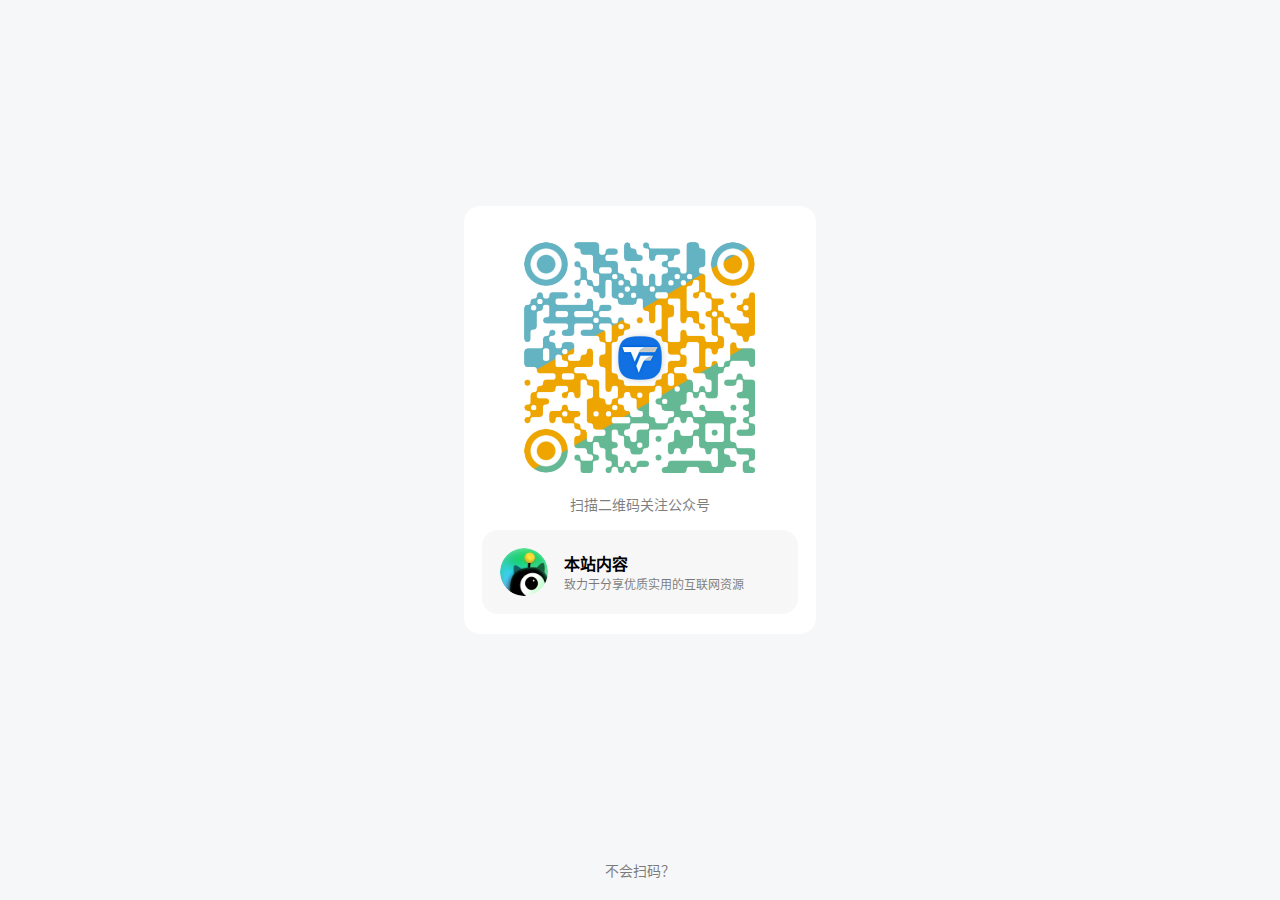
<file: widgets/wechat.html>
<!DOCTYPE html>
<html lang="zh-cn">

<head>
    <meta charset="UTF-8">
    <meta http-equiv="X-UA-Compatible" content="IE=edge">
    <meta name="viewport" content="width=device-width, initial-scale=1.0">
    <title>关注微信公众号</title>
    <link rel="icon" type="image/x-icon" href="./img/icon.webp">
    <link rel="apple-touch-icon" href="./img/icon-r.webp">
    <meta name="apple-mobile-web-app-title" content="">
    <link rel="bookmark" href="./img/icon.webp">
    <link rel="apple-touch-icon-precomposed" sizes="180x180" href="./img/icon-r.webp">
    <meta name="description" content="关注微信公众号，获取更多最新的设计、科技、开发相关文章。">
    <meta name="theme-color" content="#f6f7f8">
</head>

<body>
    <div class="wechatOA">
        <div class="wechat-card">
            <img src="./img/qrcode.png" class="qrcode" alt="qrcode">
            <div class="tips">扫描二维码关注公众号</div>
            <div class="wechatOA-card">
                <div class="wechatOA-head"></div>
                <div class="wechatOA-info">
                    <div class="wechatOA-name">本站内容</div>
                    <div class="wechatOA-description">致力于分享优质实用的互联网资源</div>
                </div>
            </div>
        </div>
        <a class="help" href="https://kf.qq.com/touch/wxappfaq/1208117b2mai141113jaqAnU.html?platform=14" title="帮助"
            target="_blank">不会扫码？</a>
    </div>
    <style>
        body {
            background: #f6f7f8;
            margin: 0;
            padding: 0;
        }

        .wechatOA {
            position: relative;
            display: flex;
            flex-direction: column;
            justify-content: space-between;
            align-items: center;
            height: var(--vh);
        }

        .wechat-card {
            background: #fff;
            max-width: 428px;
            max-height: 569px;
            border-radius: 16px;
            padding: 24px 36px 20px 36px;
            display: flex;
            flex-direction: column;
            margin: auto;
            align-items: center;
        }

        .qrcode {
            width: 256px;
            height: 256px;
            display: flex;
        }

        .tips {
            font-size: 14px;
            color: #000;
            opacity: 0.5;
            margin-top: 8px;
        }

        .wechatOA-card {
            width: 100%;
            display: flex;
            margin-top: 16px;
            background: #F7F7F7;
            padding: 18px;
            border-radius: 16px;
            align-items: center;
        }

        .wechatOA-head {
            width: 48px;
            height: 48px;
            background-image: url(./img/icon.webp);
            border-radius: 68px;
            background-size: contain;
            margin-right: 16px;
        }

        .wechatOA-name {
            font-weight: bold;
        }

        .wechatOA-description {
            font-size: 12px;
            color: #000;
            opacity: 0.5;
        }

        a.help {
            font-size: 14px;
            color: #000;
            opacity: 0.5;
            text-decoration: none;
            margin: 20px 0;
        }

        a.help:visited {
            color: #000;
        }
    </style>
    <script>
        // 改进vh
        const vh = window.innerHeight * 1;
        document.documentElement.style.setProperty('--vh', `${vh}px`);

        window.addEventListener('resize', () => {
            let vh = window.innerHeight * 1;
            document.documentElement.style.setProperty('--vh', `${vh}px`);
        });
    </script>
</body>

</html>
</file>
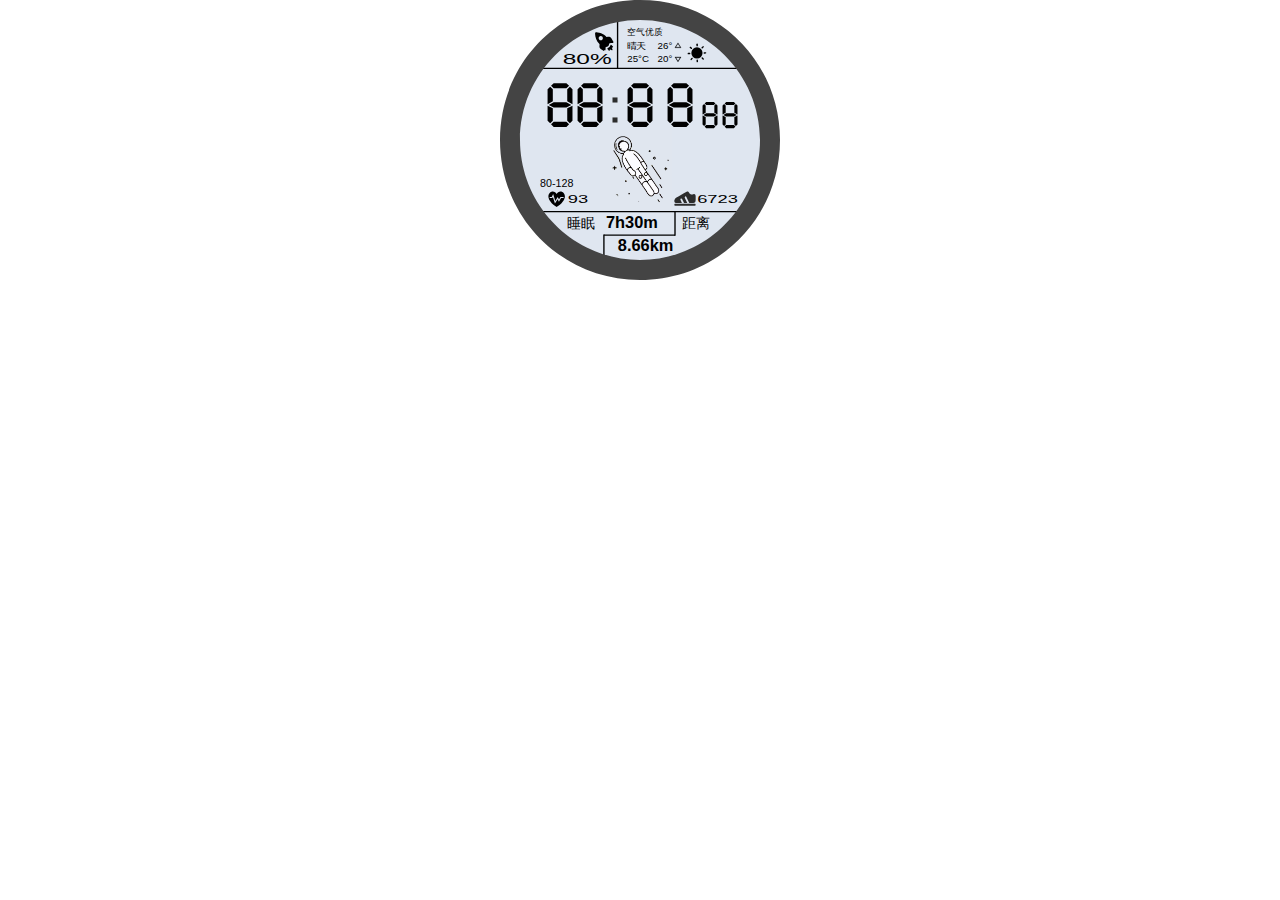
<file: widgets/week-1.html>
<html>
  <head>
    <title>太空人表盘</title>
    <meta charset="UTF-8" />
    <link href="./css/week-1.css" rel="stylesheet" />
    <script src="./js/week-1.js"></script>
  </head>
  <body style="width: 280px; height: 280px">
    <div class="jun-meter" style="width: 280px; height: 280px">
      <div class="jun-time-h-h" id="hh"></div>
      <div class="jun-time-h-l" id="hl"></div>
      <div class="jun-time-rect"></div>
      <div class="jun-human"></div>
      <div class="jun-time-m-h" id="mh"></div>
      <div class="jun-time-m-l" id="ml"></div>
      <div class="jun-time-s-h" id="sh"></div>
      <div class="jun-time-s-l" id="sl"></div>
      <div class="jun-date" id="date"></div>
      <div class="jun-calendar-date" id="calendarDate"></div>
    </div>
  </body>
  <script>
    function WatchMeter() {
      this._initDom();
      this.update();
      this.date = new TimeGeneration();
    }

    WatchMeter.prototype = {
      constructor: WatchMeter,
      _initDom: function () {
        this.elem = {};
        this.elem.hh = document.getElementById("hh");
        this.elem.hl = document.getElementById("hl");
        this.elem.mh = document.getElementById("mh");
        this.elem.ml = document.getElementById("ml");
        this.elem.sh = document.getElementById("sh");
        this.elem.sl = document.getElementById("sl");
        this.elem.date = document.getElementById("date");
        this.elem.calendarDate = document.getElementById("calendarDate");
      },

      update: function () {
        var _this = this;
        setInterval(function () {
          _this._render(
            _this.date.getDate(),
            _this.date.getCalendarDate(),
            _this.date.getTime()
          );
        }, 1000);
      },

      _render: function (date, calendarDate, time) {
        this._setNumberImage(this.elem.hh, time[0]);
        this._setNumberImage(this.elem.hl, time[1]);
        this._setNumberImage(this.elem.mh, time[2]);
        this._setNumberImage(this.elem.ml, time[3]);
        this._setNumberImage(this.elem.sh, time[4]);
        this._setNumberImage(this.elem.sl, time[5]);
        this.elem.date.innerText = date[2] + " " + date[0] + "-" + date[1];
        this.elem.calendarDate.innerText = calendarDate;
      },
      _setNumberImage: function (elem, value) {
        elem.style.backgroundImage = "url(./img/" + value + ".svg)";
      },
    };

    var myWatchMeter = new WatchMeter();
  </script>
</html>
</file>
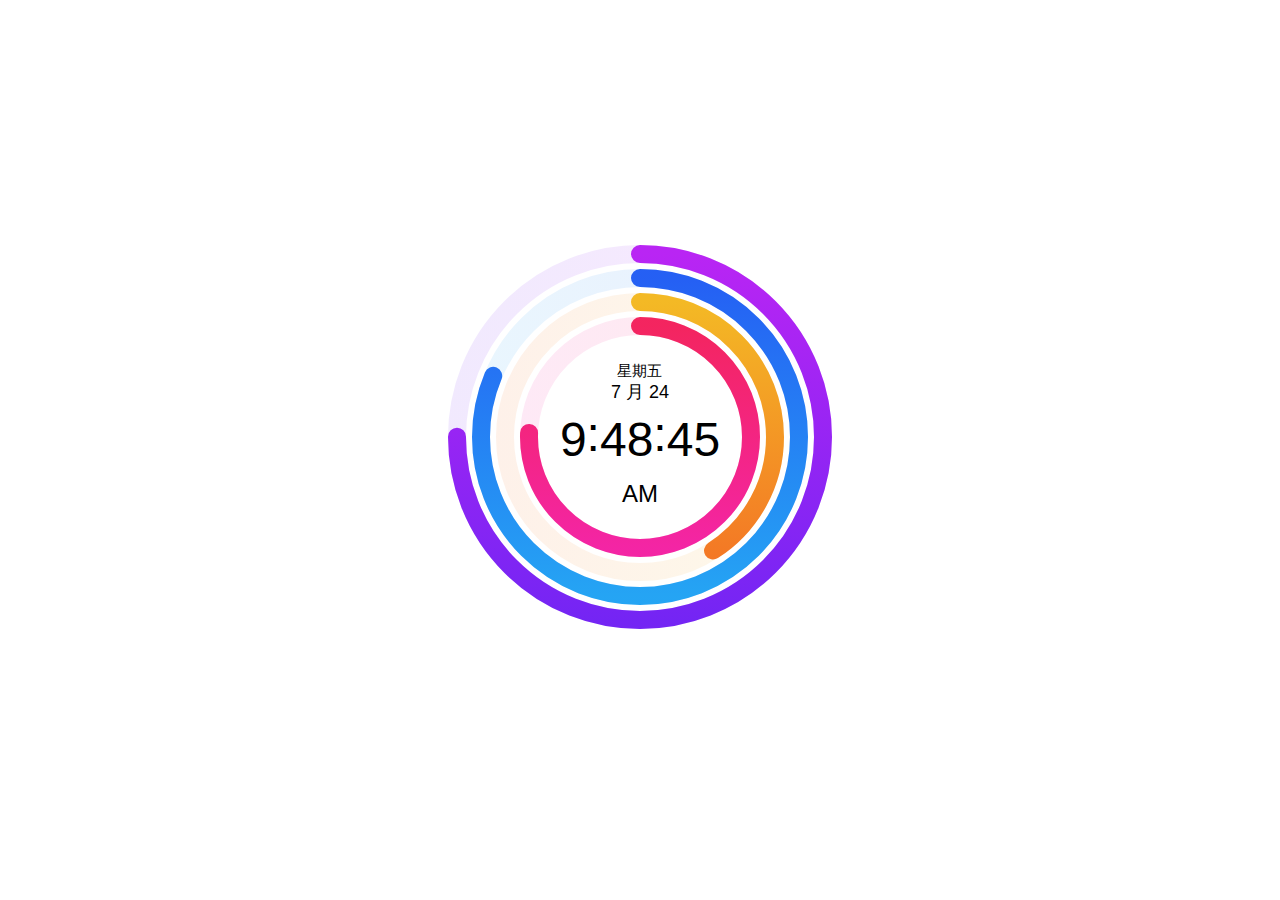
<file: widgets/week-2.html>
<html>
  <head>
    <meta http-equiv="Content-Type" content="text/html; charset=UTF-8" />
    <title>腾飞博客圆环进程时钟</title>
    <link href="./css/week-2.css" rel="stylesheet" />
    <script src="./js/week-2.js"></script>
    <script src="./js/font_4345756_xl21sab9jum.js"></script>
    <style data-id="immersive-translate-input-injected-css">
      .immersive-translate-input {
        position: absolute;
        top: 0;
        right: 0;
        left: 0;
        bottom: 0;
        z-index: 2147483647;
        display: flex;
        justify-content: center;
        align-items: center;
      }

      .immersive-translate-input-loading {
        --loading-color: #f78fb6;
        width: 6px;
        height: 6px;
        border-radius: 50%;
        display: block;
        margin: 12px auto;
        position: relative;
        color: white;
        left: -100px;
        box-sizing: border-box;
        animation: immersiveTranslateShadowRolling 1.5s linear infinite;
      }

      @keyframes immersiveTranslateShadowRolling {
        0% {
          box-shadow: 0px 0 rgba(255, 255, 255, 0), 0px 0 rgba(255, 255, 255, 0),
            0px 0 rgba(255, 255, 255, 0), 0px 0 rgba(255, 255, 255, 0);
        }

        12% {
          box-shadow: 100px 0 var(--loading-color), 0px 0 rgba(255, 255, 255, 0),
            0px 0 rgba(255, 255, 255, 0), 0px 0 rgba(255, 255, 255, 0);
        }

        25% {
          box-shadow: 110px 0 var(--loading-color), 100px 0 var(--loading-color),
            0px 0 rgba(255, 255, 255, 0), 0px 0 rgba(255, 255, 255, 0);
        }

        36% {
          box-shadow: 120px 0 var(--loading-color), 110px 0 var(--loading-color),
            100px 0 var(--loading-color), 0px 0 rgba(255, 255, 255, 0);
        }

        50% {
          box-shadow: 130px 0 var(--loading-color), 120px 0 var(--loading-color),
            110px 0 var(--loading-color), 100px 0 var(--loading-color);
        }

        62% {
          box-shadow: 200px 0 rgba(255, 255, 255, 0),
            130px 0 var(--loading-color), 120px 0 var(--loading-color),
            110px 0 var(--loading-color);
        }

        75% {
          box-shadow: 200px 0 rgba(255, 255, 255, 0),
            200px 0 rgba(255, 255, 255, 0), 130px 0 var(--loading-color),
            120px 0 var(--loading-color);
        }

        87% {
          box-shadow: 200px 0 rgba(255, 255, 255, 0),
            200px 0 rgba(255, 255, 255, 0), 200px 0 rgba(255, 255, 255, 0),
            130px 0 var(--loading-color);
        }

        100% {
          box-shadow: 200px 0 rgba(255, 255, 255, 0),
            200px 0 rgba(255, 255, 255, 0), 200px 0 rgba(255, 255, 255, 0),
            200px 0 rgba(255, 255, 255, 0);
        }
      }

      .immersive-translate-search-recomend {
        border: 1px solid #dadce0;
        border-radius: 8px;
        padding: 16px;
        margin-bottom: 16px;
        position: relative;
        font-size: 16px;
      }

      .immersive-translate-search-enhancement-en-title {
        color: #4d5156;
      }

      /* dark */
      @media (prefers-color-scheme: dark) {
        .immersive-translate-search-recomend {
          border: 1px solid #3c4043;
        }

        .immersive-translate-close-action svg {
          fill: #bdc1c6;
        }

        .immersive-translate-search-enhancement-en-title {
          color: #bdc1c6;
        }
      }

      .immersive-translate-search-settings {
        position: absolute;
        top: 16px;
        right: 16px;
        cursor: pointer;
      }

      .immersive-translate-search-recomend::before {
        /* content: " "; */
        /* width: 20px; */
        /* height: 20px; */
        /* top: 16px; */
        /* position: absolute; */
        /* background: center / contain url('[data-uri]'); */
      }

      .immersive-translate-search-title {
      }

      .immersive-translate-search-title-wrapper {
      }

      .immersive-translate-search-time {
        font-size: 12px;
        margin: 4px 0 24px;
        color: #70757a;
      }

      .immersive-translate-expand-items {
        display: none;
      }

      .immersive-translate-search-more {
        margin-top: 16px;
        font-size: 14px;
      }

      .immersive-translate-modal {
        display: none;
        position: fixed;
        z-index: 1000000;
        left: 0;
        top: 0;
        width: 100%;
        height: 100%;
        overflow: auto;
        background-color: rgb(0, 0, 0);
        background-color: rgba(0, 0, 0, 0.4);
      }

      .immersive-translate-modal-content {
        background-color: #fefefe;
        margin: 15% auto;
        padding: 20px;
        border: 1px solid #888;
        border-radius: 10px;
        width: 80%;
        max-width: 500px;
        font-family: system-ui, -apple-system, "Segoe UI", "Roboto", "Ubuntu",
          "Cantarell", "Noto Sans", sans-serif, "Apple Color Emoji",
          "Segoe UI Emoji", "Segoe UI Symbol", "Noto Color Emoji";
      }

      .immersive-translate-modal-title {
        font-size: 1.5rem;
        font-weight: 500;
        margin-bottom: 20px;
        color: hsl(205, 20%, 32%);
      }

      .immersive-translate-modal-body {
        color: hsl(205, 20%, 32%);
      }

      .immersive-translate-close {
        color: #aaa;
        float: right;
        font-size: 28px;
        font-weight: bold;
      }

      .immersive-translate-close:hover,
      .immersive-translate-close:focus {
        color: black;
        text-decoration: none;
        cursor: pointer;
      }

      .immersive-translate-modal-footer {
        display: flex;
        justify-content: flex-end;
        flex-wrap: wrap;
        margin-top: 20px;
      }

      .immersive-translate-btn {
        color: #fff;
        background-color: #ea4c89;
        border: none;
        font-size: 14px;
        margin: 5px;
        padding: 10px 20px;
        font-size: 1rem;
        border-radius: 5px;
        display: flex;
        align-items: center;
        cursor: pointer;
        transition: background-color 0.3s ease;
      }

      .immersive-translate-cancel-btn {
        /* gray color */
        background-color: rgb(89, 107, 120);
      }

      .immersive-translate-btn:hover {
        background-color: #f082ac;
      }

      .immersive-translate-cancel-btn:hover {
        background-color: hsl(205, 20%, 32%);
      }

      .immersive-translate-btn svg {
        margin-right: 5px;
      }

      .immersive-translate-link {
        cursor: pointer;
        user-select: none;
        -webkit-user-drag: none;
        text-decoration: none;
        color: #007bff;
        -webkit-tap-highlight-color: rgba(0, 0, 0, 0.1);
      }

      .immersive-translate-modal input[type="radio"] {
        margin: 0 6px 16px;
        cursor: pointer;
      }

      .immersive-translate-modal label {
        cursor: pointer;
      }

      .immersive-translate-close-action {
        position: absolute;
        top: 2px;
        right: 0px;
        cursor: pointer;
      }
    </style>
  </head>

  <body>
    <div id="clock" class="progress-clock">
      <button class="progress-clock__time-date" data-group="d" type="button">
        <small data-unit="w">Wednesday</small><br />
        <span data-unit="mo">September</span>
        <span data-unit="d">13</span>
      </button>
      <button
        class="progress-clock__time-digit"
        data-unit="h"
        data-group="h"
        type="button"
      >
        10</button
      ><span class="progress-clock__time-colon">:</span
      ><button
        class="progress-clock__time-digit"
        data-unit="m"
        data-group="m"
        type="button"
      >
        48</button
      ><span class="progress-clock__time-colon">:</span
      ><button
        class="progress-clock__time-digit"
        data-unit="s"
        data-group="s"
        type="button"
      >
        44
      </button>
      <span class="progress-clock__time-ampm" data-unit="ap">腾飞博客</span>
      <svg
        class="progress-clock__rings"
        width="256"
        height="256"
        viewBox="0 0 256 256"
      >
        <defs>
          <lineargradient id="pc-red" x1="1" y1="0.5" x2="0" y2="0.5">
            <stop offset="0%" stop-color="hsl(343,90%,55%)"></stop>
            <stop offset="100%" stop-color="hsl(323,90%,55%)"></stop>
          </lineargradient>
          <lineargradient id="pc-yellow" x1="1" y1="0.5" x2="0" y2="0.5">
            <stop offset="0%" stop-color="hsl(43,90%,55%)"></stop>
            <stop offset="100%" stop-color="hsl(23,90%,55%)"></stop>
          </lineargradient>
          <lineargradient id="pc-blue" x1="1" y1="0.5" x2="0" y2="0.5">
            <stop offset="0%" stop-color="hsl(223,90%,55%)"></stop>
            <stop offset="100%" stop-color="hsl(203,90%,55%)"></stop>
          </lineargradient>
          <lineargradient id="pc-purple" x1="1" y1="0.5" x2="0" y2="0.5">
            <stop offset="0%" stop-color="hsl(283,90%,55%)"></stop>
            <stop offset="100%" stop-color="hsl(263,90%,55%)"></stop>
          </lineargradient>
        </defs>
        <!-- Days of Month -->
        <g data-units="d">
          <circle
            class="progress-clock__ring"
            cx="128"
            cy="128"
            r="74"
            fill="none"
            opacity="0.1"
            stroke="url(#pc-red)"
            stroke-width="12"
          ></circle>
          <circle
            class="progress-clock__ring-fill"
            data-ring="mo"
            cx="128"
            cy="128"
            r="74"
            fill="none"
            stroke="url(#pc-red)"
            stroke-width="12"
            stroke-dasharray="465 465"
            stroke-dashoffset="264.26710648148145"
            stroke-linecap="round"
            transform="rotate(-90,128,128)"
          ></circle>
        </g>
        <!-- Hours of Day -->
        <g data-units="h">
          <circle
            class="progress-clock__ring"
            cx="128"
            cy="128"
            r="90"
            fill="none"
            opacity="0.1"
            stroke="url(#pc-yellow)"
            stroke-width="12"
          ></circle>
          <circle
            class="progress-clock__ring-fill"
            data-ring="d"
            cx="128"
            cy="128"
            r="90"
            fill="none"
            stroke="url(#pc-yellow)"
            stroke-width="12"
            stroke-dasharray="565.5 565.5"
            stroke-dashoffset="27.98701388888891"
            stroke-linecap="round"
            transform="rotate(-90,128,128)"
          ></circle>
        </g>
        <!-- Minutes of Hour -->
        <g data-units="m">
          <circle
            class="progress-clock__ring"
            cx="128"
            cy="128"
            r="106"
            fill="none"
            opacity="0.1"
            stroke="url(#pc-blue)"
            stroke-width="12"
          ></circle>
          <circle
            class="progress-clock__ring-fill"
            data-ring="h"
            cx="128"
            cy="128"
            r="106"
            fill="none"
            stroke="url(#pc-blue)"
            stroke-width="12"
            stroke-dasharray="666 666"
            stroke-dashoffset="125.05999999999996"
            stroke-linecap="round"
            transform="rotate(-90,128,128)"
          ></circle>
        </g>
        <!-- Seconds of Minute -->
        <g data-units="s">
          <circle
            class="progress-clock__ring"
            cx="128"
            cy="128"
            r="122"
            fill="none"
            opacity="0.1"
            stroke="url(#pc-purple)"
            stroke-width="12"
          ></circle>
          <circle
            class="progress-clock__ring-fill"
            data-ring="m"
            cx="128"
            cy="128"
            r="122"
            fill="none"
            stroke="url(#pc-purple)"
            stroke-width="12"
            stroke-dasharray="766.5 766.5"
            stroke-dashoffset="204.40000000000003"
            stroke-linecap="round"
            transform="rotate(-90,128,128)"
          ></circle>
        </g>
      </svg>
    </div>
  </body>
</html>
</file>
<file: pages/gradient/base.css>
*{box-sizing:border-box;font-weight:400;margin:0;padding:0}
html{height:100%;font-size:16}
body{font-family:'microsoft yahei','Source Han Sans CN','Hiragino Sans GB',Helvetica,Arial,sans-serif;font-size:inherit;color:#6a6969;}
body.state-fixed{overflow:hidden}

/* =================================================== */
/* scrollbar
/* =================================================== */
::-webkit-scrollbar {width:8px; height:12px}
div::-webkit-scrollbar{width:6px; height:10px}
::-webkit-scrollbar-track{background: #f5f5f5}
::-webkit-scrollbar-thumb {border-radius: 16px;background: #bcbcbc}
::-webkit-scrollbar-thumb:window-inactive{background: #a8a8a8}
::-webkit-scrollbar-thumb:vertical:hover{background-color: #a8a8a8}
::-webkit-scrollbar-thumb:vertical:active{background-color: #a8a8a8}

@media (max-width:500px){body{padding-top:51px}
}
b,strong{font-weight:700}
button,input{border:none;background:0 0}
button:focus,input:focus,textarea:focus{outline:0}
.page_wrapper_index{min-height:100vh;padding-top:0px}
@media (max-width:600px){.page_wrapper_index{padding-top:350px}
}
@media (max-width:500px){.page_wrapper_index{padding-top:370px}
}
.container{max-width:1320px;margin:auto;padding:0 30px}
.container:after{content:" ";visibility:hidden;display:block;height:0;clear:both}
@media (max-width:500px){.container{padding:0 15px}
}
body.state-spinner-fixed{overflow:hidden}
.spinner{position:fixed;z-index:100000;left:0;right:0;bottom:0;top:0;margin:auto}
.spinner__big_circle{position:absolute;left:0;right:0;bottom:0;top:0;margin:auto;height:200px;width:200px;background-color:#fff;border-radius:50%;transform:scale(20);transition:transform 1s 1.5s cubic-bezier(.47,.04,.22,.92)}
.state-away .spinner__big_circle{transform:scale(0)}
.spinner__overlay{position:absolute;z-index:100000;left:0;right:0;bottom:0;top:0;margin:auto}
.spinner__all_circles_box{position:absolute;z-index:1;left:0;right:0;bottom:0;top:0;margin:auto}
.state-away .spinner__all_circles_box{animation:jumpOut .7s 1.2s cubic-bezier(.47,-.04,.22,1.05) forwards}
.spinner__circles_box{position:absolute;z-index:1;left:0;right:0;bottom:0;top:0;margin:auto;height:100px;width:100px}
.spinner__circles_box:nth-child(1){animation:spinning 9s 0s linear infinite}
.spinner__circles_box:nth-child(1) .spinner__circle{transition-delay:0s}
.spinner__circles_box:nth-child(2){animation:spinning 9s 450ms linear infinite}
.spinner__circles_box:nth-child(2) .spinner__circle{transition-delay:50ms}
.spinner__circles_box:nth-child(3){animation:spinning 9s .9s linear infinite}
.spinner__circles_box:nth-child(3) .spinner__circle{transition-delay:.1s}
.spinner__circles_box:nth-child(4){animation:spinning 9s 1.35s linear infinite}
.spinner__circles_box:nth-child(4) .spinner__circle{transition-delay:150ms}
.spinner__circles_box:nth-child(5){animation:spinning 9s 1.8s linear infinite}
.spinner__circles_box:nth-child(5) .spinner__circle{transition-delay:.2s}
.spinner__circles_box:nth-child(6){animation:spinning 9s 2.25s linear infinite}
.spinner__circles_box:nth-child(6) .spinner__circle{transition-delay:250ms}
.spinner__circles_box:nth-child(7){animation:spinning 9s 2.7s linear infinite}
.spinner__circles_box:nth-child(7) .spinner__circle{transition-delay:.3s}
.spinner__circles_box:nth-child(8){animation:spinning 9s 3.15s linear infinite}
.spinner__circles_box:nth-child(8) .spinner__circle{transition-delay:350ms}
.spinner__circles_box:nth-child(9){animation:spinning 9s 3.6s linear infinite}
.spinner__circles_box:nth-child(9) .spinner__circle{transition-delay:.4s}
.spinner__circles_box:nth-child(10){animation:spinning 9s 4.05s linear infinite}
.spinner__circles_box:nth-child(10) .spinner__circle{transition-delay:450ms}
.spinner__circles_box:nth-child(11){animation:spinning 9s 4.5s linear infinite}
.spinner__circles_box:nth-child(11) .spinner__circle{transition-delay:.5s}
.spinner__circles_box:nth-child(12){animation:spinning 9s 4.95s linear infinite}
.spinner__circles_box:nth-child(12) .spinner__circle{transition-delay:550ms}
.spinner__circles_box:nth-child(13){animation:spinning 9s 5.4s linear infinite}
.spinner__circles_box:nth-child(13) .spinner__circle{transition-delay:.6s}
.spinner__circles_box:nth-child(14){animation:spinning 9s 5.85s linear infinite}
.spinner__circles_box:nth-child(14) .spinner__circle{transition-delay:650ms}
.spinner__circles_box:nth-child(15){animation:spinning 9s 6.3s linear infinite}
.spinner__circles_box:nth-child(15) .spinner__circle{transition-delay:.7s}
.spinner__circles_box:nth-child(16){animation:spinning 9s 6.75s linear infinite}
.spinner__circles_box:nth-child(16) .spinner__circle{transition-delay:750ms}
.spinner__circles_box:nth-child(17){animation:spinning 9s 7.2s linear infinite}
.spinner__circles_box:nth-child(17) .spinner__circle{transition-delay:.8s}
.spinner__circles_box:nth-child(18){animation:spinning 9s 7.65s linear infinite}
.spinner__circles_box:nth-child(18) .spinner__circle{transition-delay:850ms}
.spinner__circles_box:nth-child(19){animation:spinning 9s 8.1s linear infinite}
.spinner__circles_box:nth-child(19) .spinner__circle{transition-delay:.9s}
.spinner__circles_box:nth-child(20){animation:spinning 9s 8.55s linear infinite}
.spinner__circles_box:nth-child(20) .spinner__circle{transition-delay:950ms}
@keyframes spinning{0%{transform:rotateZ(0)}
100%{transform:rotateZ(360deg)}
}
@keyframes jumpOut{0%{transform:scale(1)}
100%{transform:scale(0)}
}
.spinner__circle{position:absolute;left:0;right:0;bottom:0;top:0;width:100%;height:100%;border-radius:50%;margin:auto;opacity:.15;transition:transform .7s cubic-bezier(.71,-.24,.25,1.3)}
.spinner__circle--1{transform:translateX(0) translateZ(0);background-image:linear-gradient(-180deg,#FECFEF 0,#FF989C 100%);animation:fadeIn .3s ease forwards}
.state-show .spinner__circle--1{transform:translateX(0) translateZ(0)}
.spinner__circle--2{transform:translateX(10px) translateZ(0);background-image:linear-gradient(0deg,#330867 0,#30CFD0 100%);animation:fadeIn .3s .3s ease forwards}
.state-show .spinner__circle--2{transform:translateX(0) translateZ(0)}
.spinner__circle--3{transform:translateX(20px) translateZ(0);animation:fadeIn .3s .6s ease forwards;background-image:linear-gradient(0deg,#009EFD 0,#2AF598 100%)}
.state-show .spinner__circle--3{transform:translateX(0) translateZ(0)}
.spinner__circle--4{transform:translateX(30px) translateZ(0);animation:fadeIn .3s .9s ease forwards;background-image:linear-gradient(0deg,#FBC8D4 0,#9795F0 100%)}
.state-show .spinner__circle--4{transform:translateX(0) translateZ(0)}
.spinner__circle--5{transform:translateX(40px) translateZ(0);animation:fadeIn .3s 1.2s ease forwards;background-image:linear-gradient(90deg,#B12A5B 0,#CF556C 25%,#FF8C7F 63%,#FF8177 100%)}
.state-show .spinner__circle--5{transform:translateX(0) translateZ(0)}
.spinner__circle--6{transform:translateX(50px) translateZ(0);animation:fadeIn .3s 1.5s ease forwards;background-image:linear-gradient(-116deg,#FBED96 0,#ABECD6 100%)}
.state-show .spinner__circle--6{transform:translateX(0) translateZ(0)}
.spinner__circle--7{transform:translateX(60px) translateZ(0);animation:fadeIn .3s 1.8s ease forwards;background-image:linear-gradient(0deg,#9B23EA 0,#5F72BD 100%)}
.state-show .spinner__circle--7{transform:translateX(0) translateZ(0)}
.spinner__circle--8{transform:translateX(70px) translateZ(0);animation:fadeIn .3s 2.1s ease forwards;background-image:radial-gradient(50% 0,#16D9E3 50%,#46AEF7 100%)}
.state-show .spinner__circle--8{transform:translateX(0) translateZ(0)}
.spinner__circle--9{transform:translateX(80px) translateZ(0);animation:fadeIn .3s 2.4s ease forwards;background-image:linear-gradient(0deg,#FFF1EB 0,#ACE0F9 100%)}
.state-show .spinner__circle--9{transform:translateX(0) translateZ(0)}
.spinner__circle--10{transform:translateX(90px) translateZ(0);animation:fadeIn .3s 2.7s ease forwards;background-image:linear-gradient(-225deg,#A445B2 0,#D41872 52%,#f06 100%)}
.state-show .spinner__circle--10{transform:translateX(0) translateZ(0)}
.spinner__circle--11{transform:translateX(100px) translateZ(0);animation:fadeIn .3s 3s ease forwards;background-image:linear-gradient(-225deg,#3D4E81 0,#5753C9 48%,#6E7FF3 100%)}
.state-show .spinner__circle--11{transform:translateX(0) translateZ(0)}
.spinner__circle--12{transform:translateX(100px) translateZ(0);animation:fadeInConstantly .7s 3.3s ease infinite;background-image:linear-gradient(-225deg,#9EFBD3 0,#57E9F2 48%,#45D4FB 100%)}
.state-show .spinner__circle--12{transform:translateX(0) translateZ(0)}
@keyframes fadeIn{0%{opacity:.1}
100%{opacity:1}
}
@keyframes fadeInConstantly{0%{opacity:.4}
50%{opacity:.8}
100%{opacity:.4}
}
.button{display:inline-block;padding:0 33px;height:42px;line-height:36px;border-radius:42px;font-size:13px;letter-spacing:.065em;text-transform:uppercase;font-weight:700;font-family:Montserrat,Helvetica,sans-serif;background-color:#f6f6f6;border:2px solid transparent;cursor:pointer;color:#333435;text-align:center;text-decoration:none;transition:background-color .25s ease-out,box-shadow .25s ease}
.button:active,.button:focus,.button:hover{text-decoration:none;color:#fff}
.button:focus{background-color:#209cff;box-shadow:0 2px 2px rgba(42,161,255,.2)}
.button--sketch{background-color:transparent;border:2px solid #02B6D2}
.button--sketch:active,.button--sketch:focus,.button--sketch:hover{background-color:#02B6D2;color:#fff;box-shadow:none}
.button--psd{background-color:transparent;border:2px solid #3583fb}
.button--psd:active,.button--psd:focus,.button--psd:hover{background-color:#3583fb;color:#fff;box-shadow:none}
.button--donate{color:#fff;height:auto;margin-bottom:10px;line-height:1;margin-right:20px;font-size:14px;padding:15px 30px;transition:box-shadow .35s ease,background-color .25s ease}
.button--donate:last-child{margin-right:0}
.button--donate-low{background-color:#219359;box-shadow:0 3px 15px 1px #219359}
.button--donate-low:focus,.button--donate-low:hover{background-color:#4b5269;box-shadow:0 3px 15px 1px #4b5269}
.button--donate-mid{background-color:#2cc577;box-shadow:0 3px 15px 1px #2cc577}
.button--donate-mid:focus,.button--donate-mid:hover{background-color:#4083ba;box-shadow:0 3px 17px 3px #4083ba}
.button--donate-pro{background-color:#38fb98;box-shadow:0 3px 15px 1px #38fb98}
.button--donate-pro:focus,.button--donate-pro:hover{background-color:#3a398e;box-shadow:0 3px 20px 5px #3a398e}
.button--blank{padding-right:0;margin-right:-5px!important;transition:opacity .25s ease,transform .25s ease}
.button--blank,.button--blank:focus,.button--blank:hover{background-color:transparent;box-shadow:none;color:#333435}
.button--blank:focus,.button--blank:hover{opacity:.65}
.button[disabled=disabled]{cursor:not-allowed}
.gradient{position:relative;float:left;width:calc(33.3333% - 20px);height:420px;background-color:#fff;margin-right:30px;margin-bottom:50px;box-shadow:0 1px 6px rgba(36,37,38,.08);border-radius:8px;overflow:hidden;transition:box-shadow .25s ease,transform .25s ease}
@media (min-width:1025px){.gradient:nth-of-type(3n){margin-right:0}
}
@media (max-width:1024px){.gradient{width:calc(50% - 15px)}
.gradient:nth-of-type(2n){margin-right:0}
}
@media (max-width:650px){.gradient{width:100%;margin-right:0}
}
.gradient:hover{box-shadow:0px 6px 20px rgba(36,37,38,.13);transition:box-shadow .25s ease,transform .25s ease}
.gradient.state-copy-message-visible,.gradient.state-done-message-visible,.gradient:active{box-shadow:5px 12px 20px rgba(36,37,38,0)}
.gradient__download_button{position:absolute;z-index:1;top:28px;right:26px;padding-right:30px;text-indent:-5px;font-size:13px;color:transparent;text-decoration:none;transition:color .2s ease,text-indent .2s ease}
.gradient__download_button:before{content:"";position:absolute;right:0;bottom:0;top:0;margin:auto;width:20px;height:20px;border-radius:50%;background:url([data-uri]) no-repeat center/8px auto;border:1px solid #383839;transition:all .2s ease}
.gradient__download_button:hover{color:#383839;text-indent:0}
.gradient__download_button:hover:before{border-color:transparent;background-color:#fff;box-shadow:2px 3.5px 5px rgba(51,52,53,.16)}
.gradient__background{position:absolute;left:0;right:0;bottom:0;top:0;margin:auto;border-radius:50%;height:250px;width:250px;background-repeat:no-repeat;background-size:cover;background-position:center;cursor:url([data-uri]),pointer}

.gradient__img_box{position:relative;height:230px}
.gradient__img{position:absolute;left:0;right:0;top:0;margin:auto;height:230px;width:100%}
.gradient__info_box{display:-ms-flexbox;display:flex;-ms-flex-align:center;align-items:center;-ms-flex-pack:justify;justify-content:space-between;height:80px;padding:0 20px;background-color:#fff}
@media (max-width:850px){.gradient__info_box{display:block;height:144px;padding-top:20px;text-align:center}
}
@media (max-width:850px){.gradient__text_box{margin-bottom:20px}
}
.gradient__title{position:absolute;left:36px;top:29px;font-size:.8125em;color:#333435;letter-spacing:.030em}
.gradient__advanced_text{position:absolute;left:35px;bottom:34px;font-size:.8125em;color:#333435}
.gradient__colors_box{position:absolute;left:35px;bottom:34px}
.gradient__color{font-size:.8125em;color:#333435}
.gradient__arrow_symbol{margin:0 8px 0 10px;font-weight:700}
.gradient__copy_button{position:absolute;right:30px;bottom:31px;font-size:.8125em;color:#333435;letter-spacing:.030em;cursor:pointer}
.gradient__copy_button:after,.gradient__copy_button:before{content:"";position:absolute;left:0;bottom:-2px;height:1px;width:13%;background-color:#333435;transition:opacity .25s ease,transform .25s ease,width .3s cubic-bezier(.68,.05,.46,1.02),left .2s .2s ease-out}
.gradient__copy_button:after{z-index:10;width:30%;background-color:#fff;opacity:0}
.gradient__copy_button:hover:before{width:100%}
.gradient__copy_button:hover:after{opacity:1;left:100%}
.full_gradient{z-index:5000;position:fixed;height:3000px;width:3000px;left:0;top:0;border-radius:50%;transform:scale(0);transform-origin:center;transition:transform .7s cubic-bezier(.47,.04,.22,.92);background-color:#86939e;cursor:url([data-uri]),crosshair}
.full_gradient.state-full{transform:scale(2)}
.full_gradient.state-complete{transition:transform .7s cubic-bezier(.47,.04,.22,.92),height .2s ease,width .2s ease;transform:none;border-radius:0;height:100vh!important;width:100vw!important;left:0!important;top:0!important}
.gradients__copy_message,.gradients__done_message{visibility:hidden;position:absolute;left:0;right:0;bottom:0;top:0;margin:auto;transition:opacity .25s ease}
.gradients__copy_message:before,.gradients__done_message:before{content:"";width:100%;padding-bottom:100%;position:absolute;left:50%;top:50%;margin:auto;z-index:1;border-radius:50%;background-color:rgba(255,255,255,.9);transform:scale(0);transform-origin:center;transition:transform .7s cubic-bezier(.47,.04,.22,.92)}
.state-done-message-visible .gradients__done_message{visibility:visible}
.state-done-message-visible .gradients__done_message:before{transform:scale(3)}
.state-done-message-visible .gradients__done_message .gradients__done_message_box{opacity:1}
.state-done-message-gone .gradients__done_message{opacity:0}
.state-copy-message-visible .gradients__copy_message{visibility:visible}
.state-copy-message-visible .gradients__copy_message:before{transform:scale(3)}
.state-copy-message-visible .gradients__copy_message .gradients__code_text{opacity:1}
.state-copy-message-gone .gradients__copy_message{opacity:0}
.gradients__done_message_box{opacity:0;position:absolute;z-index:10;left:0;right:0;top:50%;transform:translateY(-50%);margin:auto;text-align:center;transition:opacity .25s ease}
.state-done-message-visible .gradients__done_message_box{transition-delay:.6s}
.gradients__done_emoji{font-size:50px;margin-bottom:10px}
.gradients__code_text,.gradients__done_word{font-size:.8125em}
.gradients__code_text{opacity:0;position:absolute;z-index:10;left:0;right:0;top:50%;transform:translateY(-50%);max-width:300px;padding:0 30px;transition:opacity .25s ease;text-align:center;margin:auto;width:100%;border:none;background-color:transparent;height:70px;resize:none}
.state-copy-message-visible .gradients__code_text{transition-delay:.6s}
.nav{position:fixed;z-index:10;left:0;right:0;top:0;border-bottom:1px solid #ebebeb;background-color:rgba(255,255,255,.9)}
.nav__container{max-width:1320px;margin:auto;padding:0 30px;display:-ms-flexbox;display:flex;-ms-flex-align:center;align-items:center;-ms-flex-pack:justify;justify-content:space-between;height:50px}
@media (max-width:500px){.nav__container{height:50px;-ms-flex-pack:center;justify-content:center}
}
.nav__logo_box{display:inline-block; text-decoration:none; font-size:20px; color:#666;}

.nav__creator_logo_img{width:100%;vertical-align:middle;transition:opacity .25s ease,transform .25s ease}
.nav__creator_logo_img:hover{opacity:.8}
.nav__creator_logo_img:active{transform:scale(.97)}
@media (max-width:500px){.nav__buttons_box{display:none}
}
.nav__button{margin-right:15px}
.nav__button:last-child{margin-right:0}
.social__container>iframe:last-child{vertical-align:middle;margin-left:5px;display:inline-block}
[data-pin-log=button_pinit]{margin-left:6px}
[data-pin-log=button_pinit]>span{margin-left:0}
#twi-root{margin-right:10px;display:inline-block}
.fb_iframe_widget{vertical-align:middle}
.fb_reset{display:none}
#twitter-widget-0{vertical-align:middle}
#iframe-stmblpn-widget-1{margin-left:3px!important;vertical-align:middle}
.github-button{opacity:0}
.fb_iframe_widget{margin-right:4px}
.social__container iframe{vertical-align:middle}
.social__vk_box{display:inline-block;vertical-align:middle;margin-right:9px}
.social__vk_box *{box-sizing:content-box}
.social{padding:0;margin:0;list-style:none}
.social__item{display:inline-block}
.social__item--equal_margin{margin-left:7.5px;margin-right:7.5px}
.social__item--left_margin{margin-left:15px}
.social__item--left_margin:first-child{margin-left:0}
.social__link{display:inline-block;position:relative;vertical-align:middle;transition:opacity .2s ease}
.social__link:before{content:"";position:absolute;left:0;right:0;bottom:0;top:0}
.social__link--rounded{height:36px;width:36px;line-height:36px;border:#fff 1px solid;border-radius:50%;transition:opacity .4s ease;opacity:.7}
.social__link--rounded:hover{opacity:1}
.social__link:hover{opacity:.8}


.footer__description_box--06 {
    padding: 20px 0 0;
}
.container {
    max-width: 1320px;
    margin: auto;
    padding: 0 30px;
}
.footer__container {
    position: relative;
    padding-bottom: 20px;
}
.footer__copyright--06 {
    float: right;
}
.footer__copyright {
    font-size: 10px;
	color:#999;
    letter-spacing: 0.05em;
}
.footer_left_font{float:left; font-size:12px; color:#999;}



@media (max-width:650px){.jumbo{display:none}
}
.phoenix_popup{position:fixed;z-index:90000;left:22px;bottom:22px;overflow:hidden;width:400px;height:200px;box-shadow:0 6px 29px rgba(0,0,0,.15);opacity:0;transform:rotateZ(-2deg) scale(.96);transition:opacity .4s ease,transform .4s ease,box-shadow .4s ease}
.body-phoenix-popup-visible .phoenix_popup{opacity:1;transform:none}
@media (max-width:500px){
.footer__copyright--06{float:none; width:100%; display: inline-block; text-align:center;}
.footer_left_font{float:none; width:100%; text-align: center;}
.footer__input{max-width:100%;width:100%}
.phoenix_popup{left:10px;right:10px;bottom:10px}
.index_page__info_section{padding-top:20px;padding-bottom:30px}
.index_page__logo_text{width:100px}
.index_page__info_container{margin-bottom:30px}
.index_page__info_paragraph:not(:last-child){margin-bottom:10px; font-size:16px;}
.about_page h1{font-size:26px}
}
.index_page__info_section{background-color:#fff;text-align:center}
.index_page__info_section{position:fixed;top:78px;left:0;right:0;transform:translateZ(0);}

.index_page__logo_link{display:inline-block;color:#2673e7;text-decoration:none;transition:opacity .3s ease}
.index_page__logo_link:hover{opacity:.7}
.index_page__logo_box{margin:auto;width:32px}
.index_page__logo_img{width:100%}
.index_page__logo_text{display:inline-block;width:150px;height:19px;text-indent:101%;overflow:hidden;}

.index_page__info_container{margin-bottom:25px;}
.index_page__info{font-size:1.2em;color:#6a6969;line-height:2}
@media (max-width:600px){.index_page__info{font-size:12px}
}

.index_page__info_paragraph:not(:last-child){margin-bottom:20px; font-size:16px;}
.index_page__info_link{position:relative;color:inherit;font-weight:700;text-decoration:none;transition:opacity .3s ease}
.index_page__info_link:hover:before{opacity:1;transform:none}
.index_page__info_link:before{content:"";opacity:0;position:absolute;left:0;right:0;bottom:-4px;width:100%;height:2px;transform:translateY(2px) rotateZ(1deg);background-color:#6a6969;transition:opacity .3s ease,transform .2s ease}
@media (max-width:768px){.index_page__info__break{display:none}
}
.index_page__content_section{position:relative;z-index:1;background-color:#f6f6f6}
.index_page__content_container:after{content:" ";visibility:hidden;display:block;height:0;clear:both}
@media (max-width:1024px){.index_page__content_container:first-child .gradient:nth-child(9){width:100%}
}
.about_page .page_wrapper{padding-top:50px}
.about_page .container{max-width:960px}
.about_page h1,.about_page h2,.about_page p{color:#333435}
.about_page h2{margin-top:60px;margin-bottom:10px;font-weight:700;font-size:18px}
@media (max-width:500px){.about_page h2{font-size:20px}
}
.about_page h1{font-weight:700;font-size:24px}

.about_page .index_page__info_link:before{bottom:-2px}
.about_page__social_box{margin-top:10px}
.about_page__social_box .container{padding-left:0}
.about_page__donate_buttons_box{margin-top:20px;margin-bottom:120px}
.about_page__tweets{margin-bottom:70px;text-align:center}
.about_page__tweet{padding:0 10px;display:inline-block;vertical-align:top}

.list_page{width:100%; text-align:center; display:inline-block; margin-bottom:20px;}
.list_page ul{display: inline;}
.list_page ul li{display:inline; margin:0 10px; color:#999}
.list_page ul li a{border:1px solid #eee; border-radius:3px !important; background-color:#fff; width:20px; padding:10px 15px; font-size:16px; color:#666; text-align:center; text-decoration:none;}
.list_page span{display:inline; font-size:12px; color:#999;}
.list_page ul li a:hover{box-shadow:0 2px 6px #ccc; transition:all 0.3s linear;}
</file>
<file: widgets/css/week-1.css>
body {
    margin: auto;
    padding: auto;
}

.jun-meter {
    position: relative;
    width: 280px;
    height: 280px;
    background-image: url("../img/ring.svg");
    background-repeat: no-repeat;
    background-size: 100%;
}

.jun-time-rect {
    position: absolute;
    width: 20px;
    height: 40px;
    left: 105px;
    top: 90px;
    background-image: url("../img/rect.svg");
    background-size: 20px 20px;
}

.jun-time-h-h {
    position: absolute;
    width: 50px;
    height: 50px;
    left: 35px;
    top: 80px;
    background-image: url("../img/8.svg");
    background-repeat: no-repeat;
    background-size: 100%;
}

.jun-time-h-l {
    position: absolute;
    width: 50px;
    height: 50px;
    left: 65px;
    top: 80px;
    background-image: url("../img/8.svg");
    background-repeat: no-repeat;
    background-size: 100%;
}

.jun-time-m-h {
    position: absolute;
    width: 50px;
    height: 50px;
    left: 115px;
    top: 80px;
    background-image: url("../img/8.svg");
    background-repeat: no-repeat;
    background-size: 100%;
}

.jun-time-m-l {
    position: absolute;
    width: 50px;
    height: 50px;
    left: 155px;
    top: 80px;
    background-image: url("../img/8.svg");
    background-repeat: no-repeat;
    background-size: 100%;
}

.jun-time-s-h {
    position: absolute;
    width: 30px;
    height: 30px;
    left: 195px;
    top: 100px;
    background-image: url("../img/8.svg");
    background-repeat: no-repeat;
    background-size: 100%;
}

.jun-time-s-l {
    position: absolute;
    width: 30px;
    height: 30px;
    left: 215px;
    top: 100px;
    background-image: url("../img/8.svg");
    background-repeat: no-repeat;
    background-size: 100%;
}

.jun-calendar-date {
    position: absolute;
    width: 60px;
    height: 10px;
    left: 190px;
    top: 145px;
    line-height: 30px;
    font-size: 13px;
    text-align: center;
}

.jun-date {
    position: absolute;
    width: 60px;
    height: 30px;
    left: 190px;
    top: 165px;
    line-height: 30px;
    font-size: 13px;
    text-align: center;
}

.jun-human {
    position: absolute;
    width: 150px;
    height: 150px;
    left: 100px;
    top: 130px;
    background-image: url("../img/human.gif");
    background-repeat: no-repeat;
    background-size: 48%;
}
</file>
<file: widgets/css/week-2.css>
* {
    border: var(--main-radius);
    box-sizing: border-box;
    margin: 0;
    padding: 0
}

:root {
    --hue: 223;
    --bg: hsl(var(--hue), 10%, 90%);
    --fg: hsl(var(--hue), 10%, 10%);
    font-size: calc(16px + (24 - 16) * (100vw - 320px) / (1280 - 320))
}

body,
button {
    color: #000;
    font: 1em/1.5 -apple-system, BlinkMacSystemFont, "Segoe UI", Roboto, Helvetica, Arial, sans-serif
}

body {
    background-color: var(--main-bg-color);
    height: 97vh;
    display: grid;
    place-items: center
}

.progress-clock {
    display: grid;
    justify-content: center;
    align-content: center;
    position: relative;
    text-align: center;
    width: 16em;
    height: 16em
}

.progress-clock__time-date,
.progress-clock__time-digit,
.progress-clock__time-colon,
.progress-clock__time-ampm {
    transition: color 0.2s linear;
    -webkit-user-select: none;
    -moz-user-select: none;
    user-select: none
}

.progress-clock__time-date,
.progress-clock__time-digit {
    background: transparent
}

.progress-clock__time-date,
.progress-clock__time-ampm {
    grid-column: 1 / 6
}

.progress-clock__time-date {
    font-size: 0.75em;
    line-height: 1.33
}

.progress-clock__time-digit,
.progress-clock__time-colon {
    font-size: 2em;
    font-weight: 400;
    grid-row: 2
}

.progress-clock__time-colon {
    line-height: 1.275
}

.progress-clock__time-ampm {
    cursor: default;
    grid-row: 3
}

.progress-clock__rings {
    display: block;
    position: absolute;
    top: 0;
    left: 0;
    width: 100%;
    height: 100%;
    z-index: -1
}

.progress-clock__ring {
    opacity: 0.1
}

.progress-clock__ring-fill {
    transition: opacity 0s 0.3s linear, stroke-dashoffset 0.3s ease-in-out
}

.progress-clock__ring-fill--360 {
    opacity: 0;
    stroke-dashoffset: 0;
    transition-duration: 0.3s
}

[data-group]:focus {
    outline: transparent
}

[data-units] {
    transition: opacity 0.2s linear
}

[data-group="d"]:focus,
[data-group="d"]:hover {
    color: hsl(333, 90%, 55%)
}

[data-group="h"]:focus,
[data-group="h"]:hover {
    color: hsl(33, 90%, 55%)
}

[data-group="m"]:focus,
[data-group="m"]:hover {
    color: hsl(213, 90%, 55%)
}

[data-group="s"]:focus,
[data-group="s"]:hover {
    color: hsl(273, 90%, 55%)
}

[data-group]:focus~.progress-clock__rings [data-units],
[data-group]:hover~.progress-clock__rings [data-units] {
    opacity: 0.2
}

[data-group="d"]:focus~.progress-clock__rings [data-units="d"],
[data-group="d"]:hover~.progress-clock__rings [data-units="d"],
[data-group="h"]:focus~.progress-clock__rings [data-units="h"],
[data-group="h"]:hover~.progress-clock__rings [data-units="h"],
[data-group="m"]:focus~.progress-clock__rings [data-units="m"],
[data-group="m"]:hover~.progress-clock__rings [data-units="m"],
[data-group="s"]:focus~.progress-clock__rings [data-units="s"],
[data-group="s"]:hover~.progress-clock__rings [data-units="s"] {
    opacity: 1
}

@media (prefers-color-scheme:dark) {
    :root {
        --bg: hsl(var(--hue), 10%, 10%);
        --fg: hsl(var(--hue), 10%, 90%)
    }

    .progress-clock__ring {
        opacity: 0.2
    }
}
</file>
